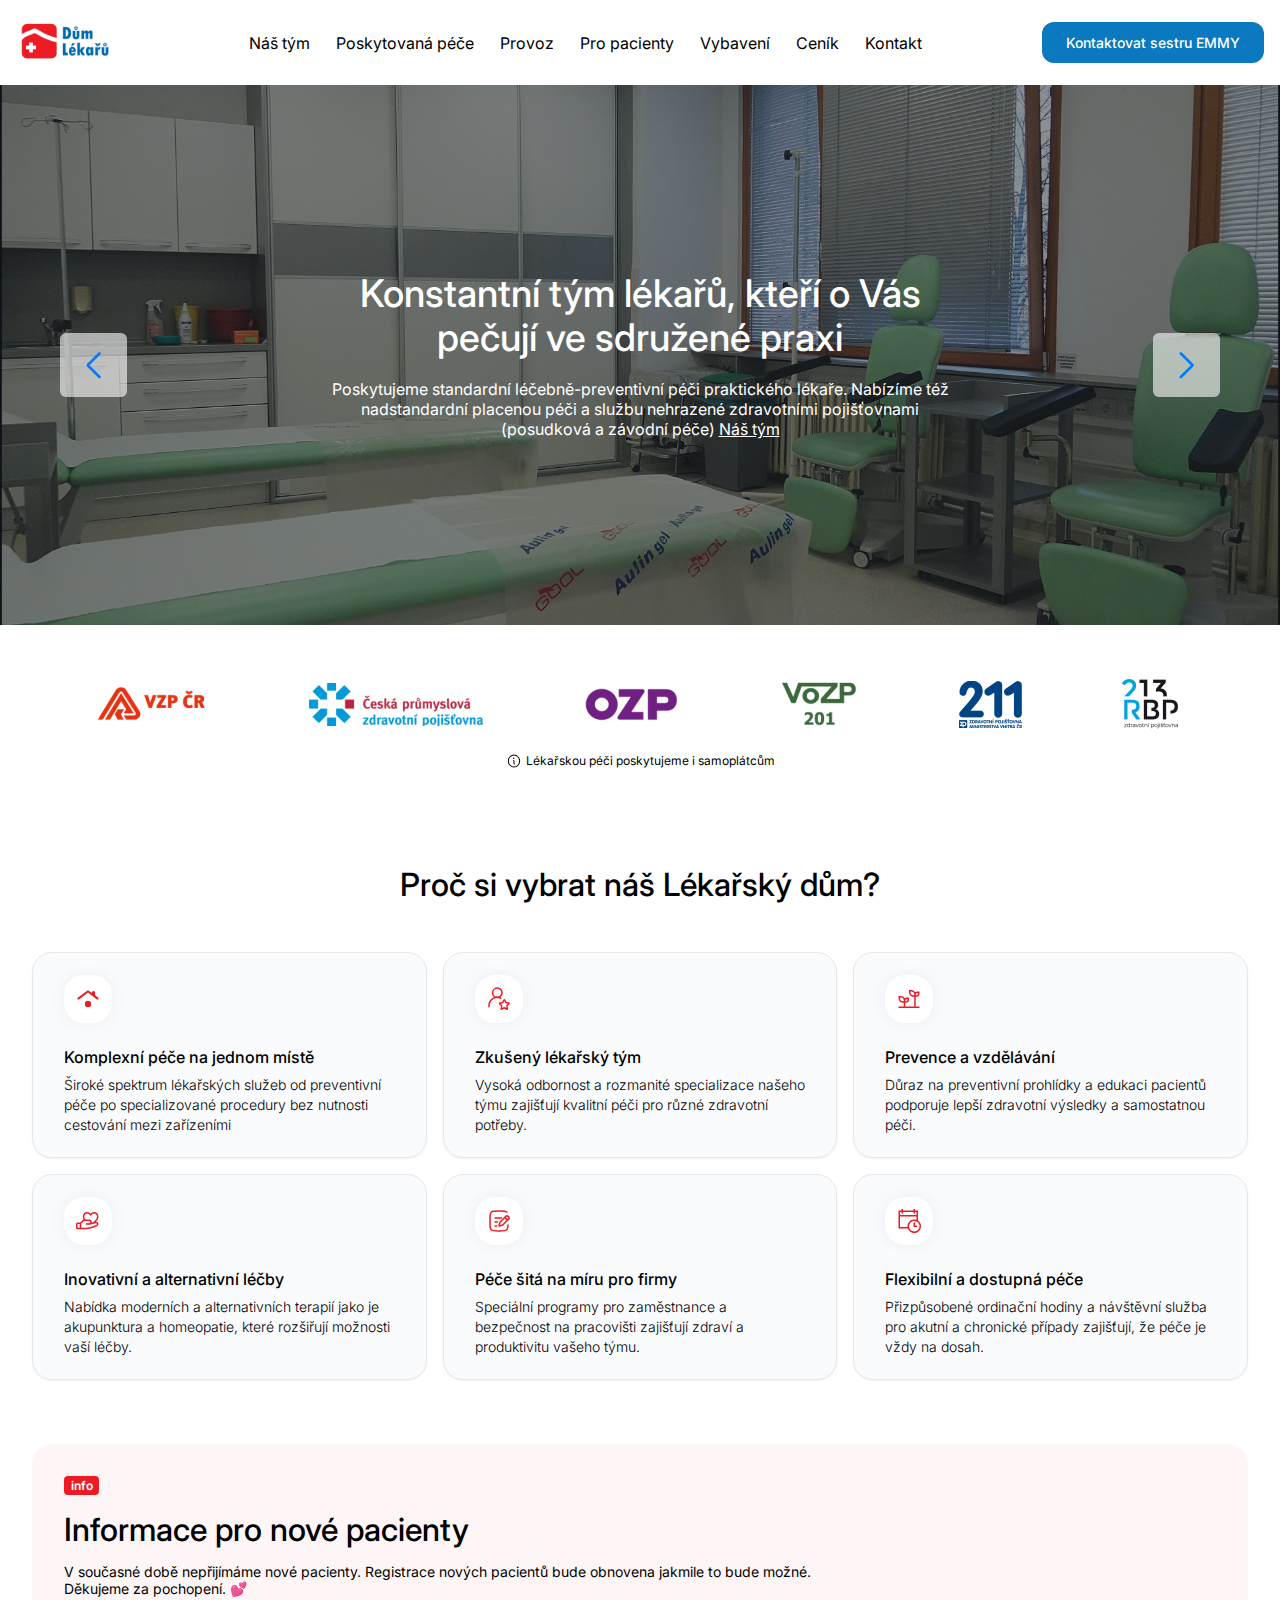
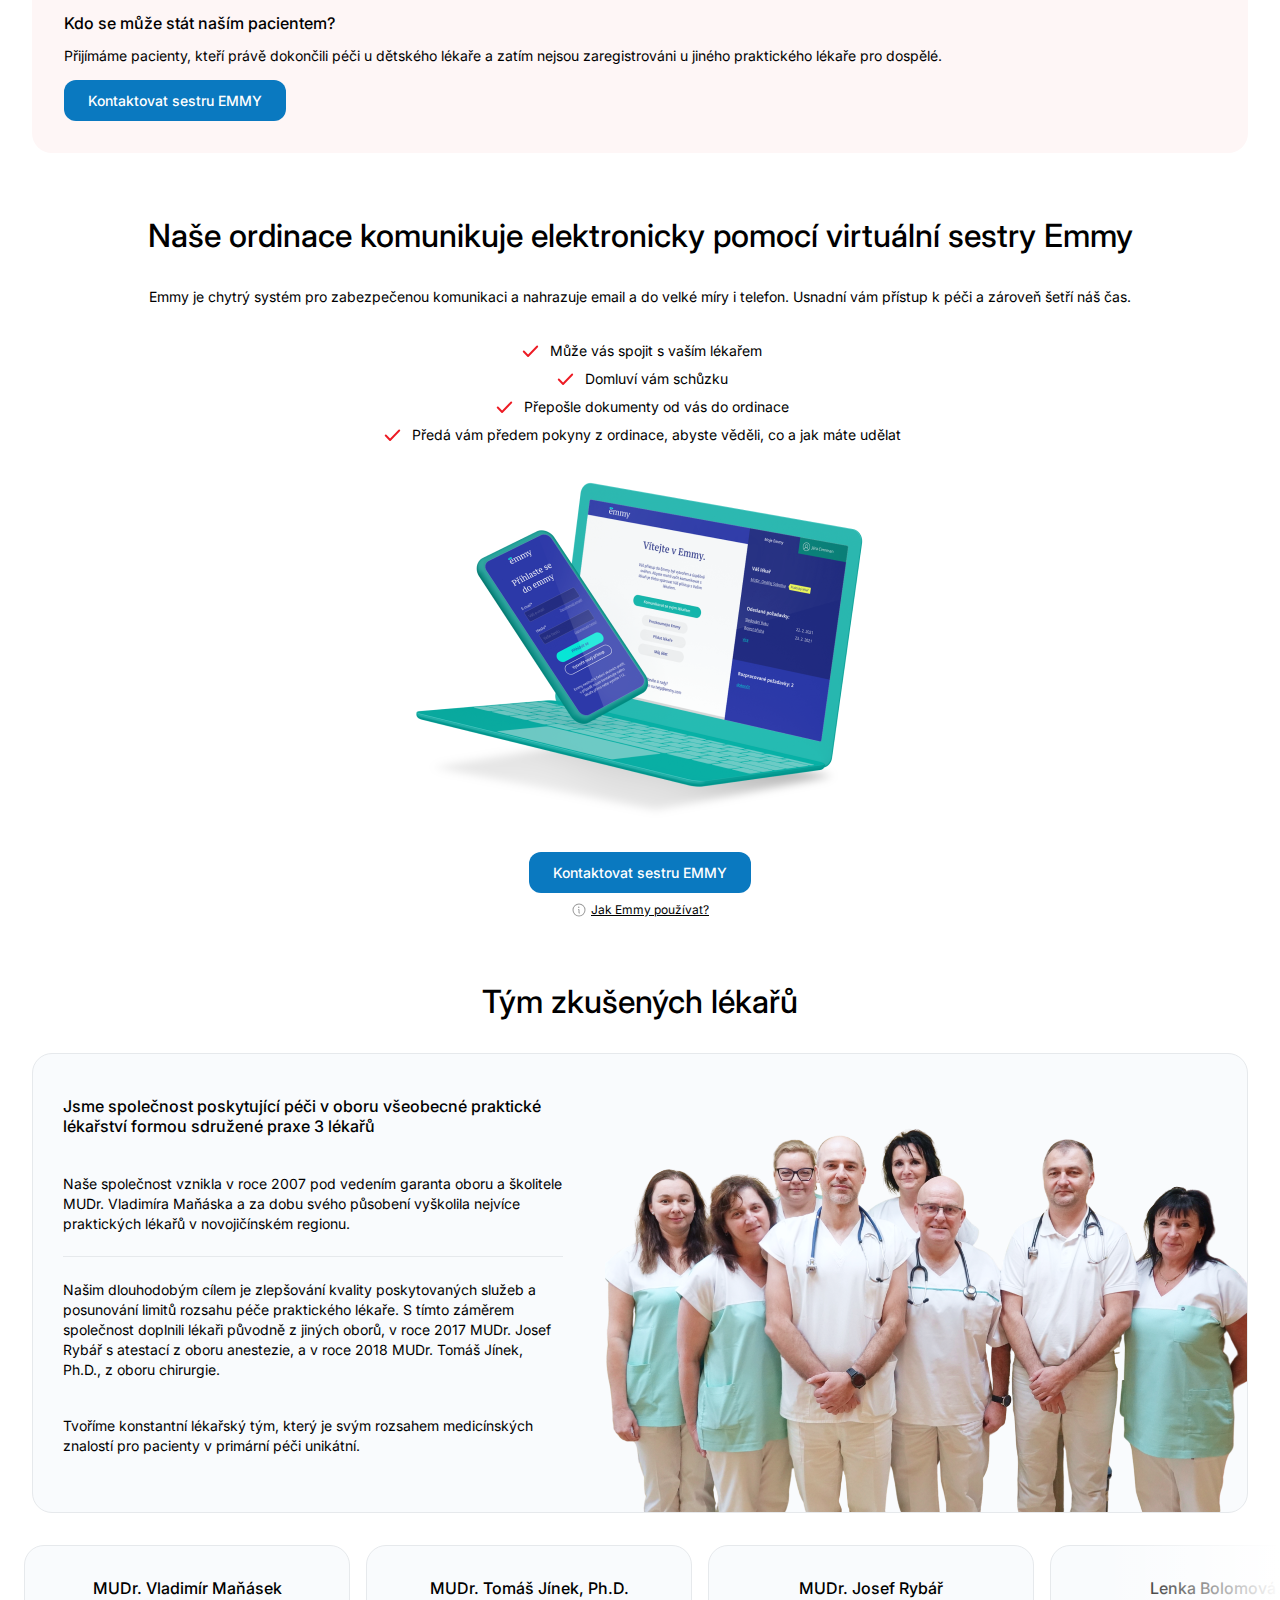
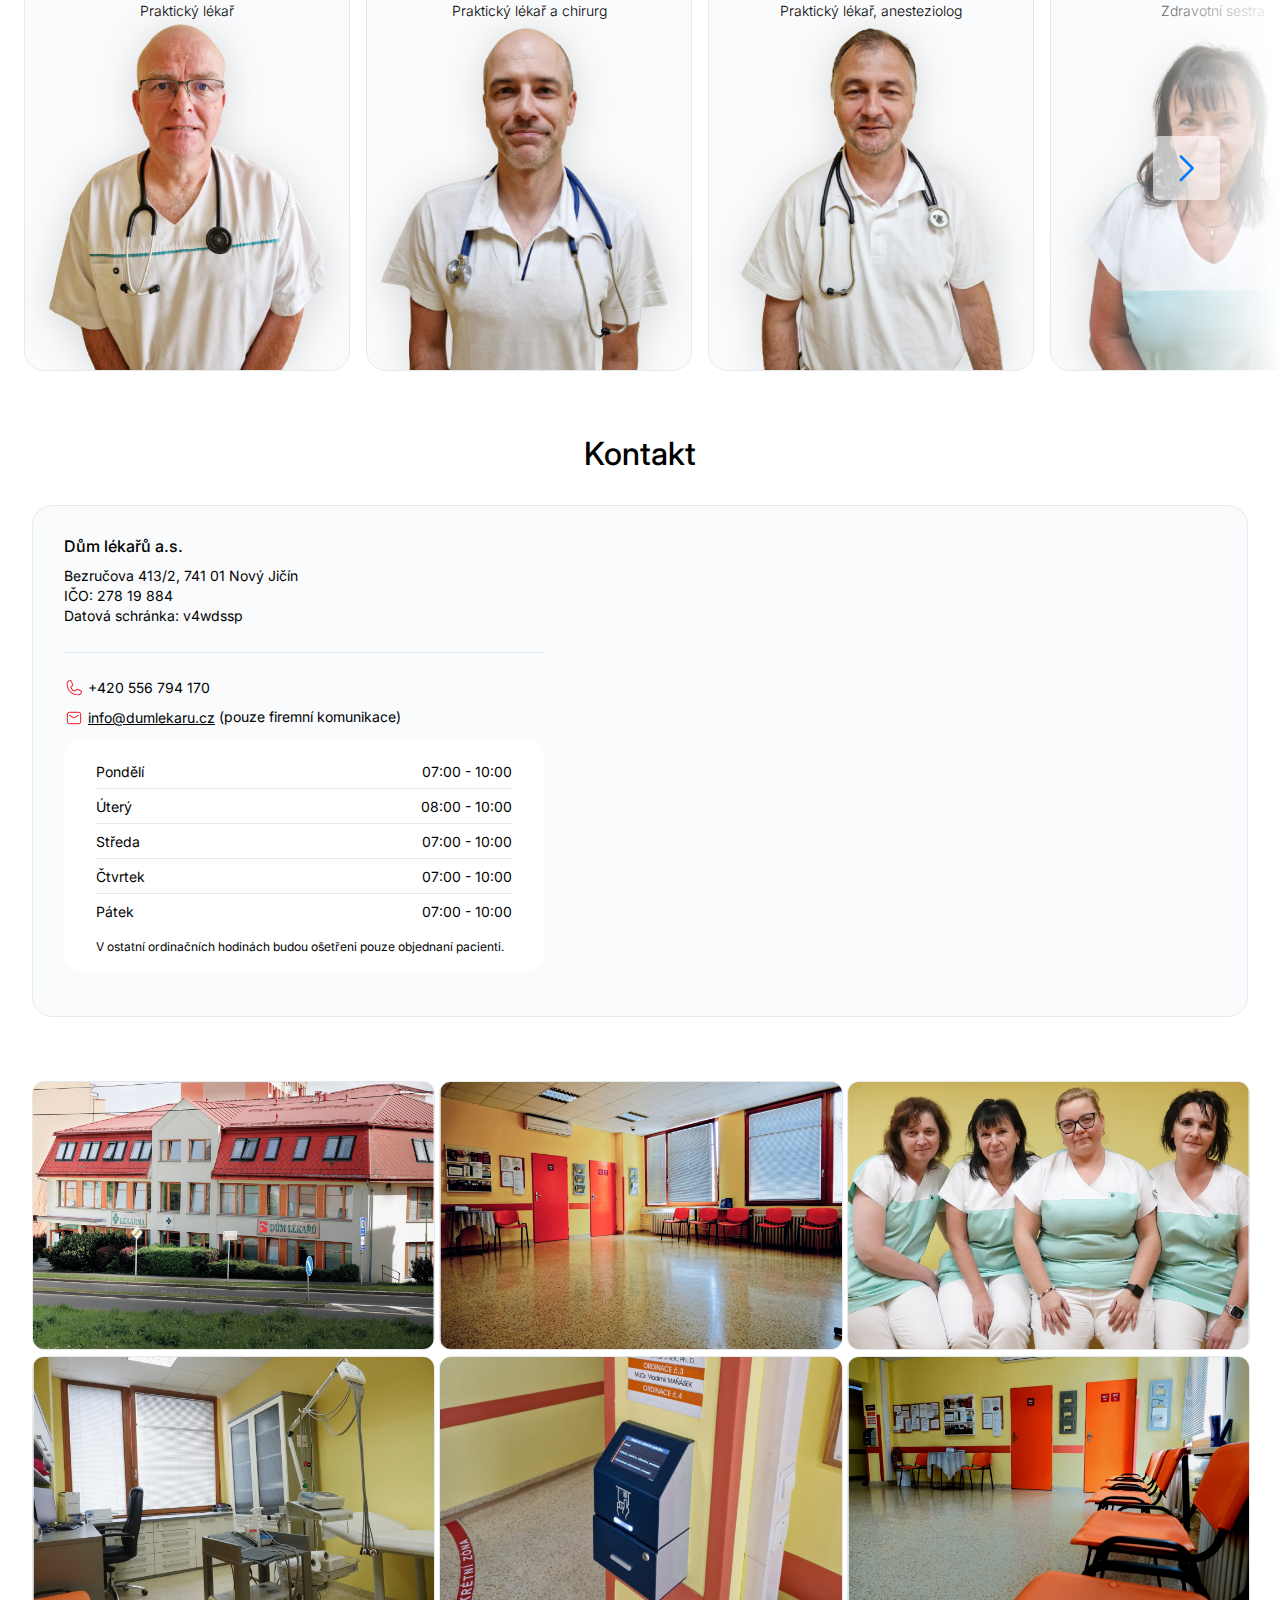
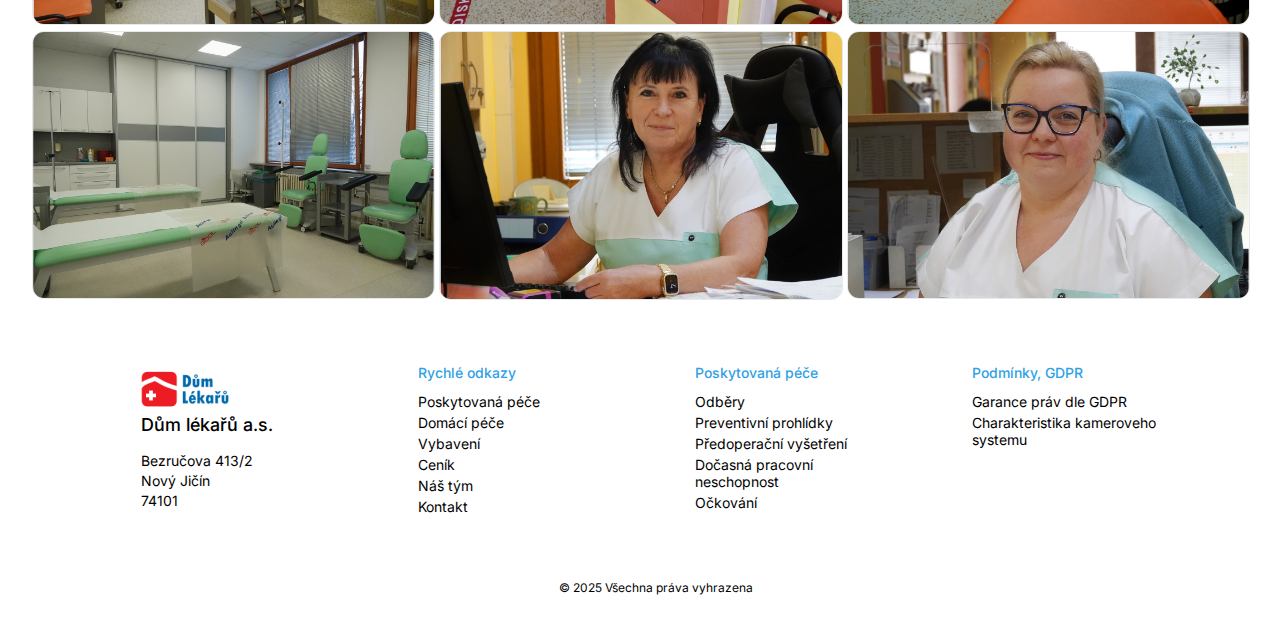
<file: index.html>
<!DOCTYPE html>
<html>

    <head>
        <meta charset="utf-8">
        <meta name="viewport" content="initial-scale=1, width=device-width">
        <link rel="stylesheet" href="assets/css/root.css">
        <link rel="stylesheet" href="assets/css/index.035199c4.css">
        <link rel="stylesheet" href="assets/css/shared.css">
        <link rel="stylesheet"
            href="https://cdnjs.cloudflare.com/ajax/libs/font-awesome/4.7.0/css/font-awesome.min.css">
        <link rel="stylesheet"
            href="https://fonts.googleapis.com/css2?family=Inter:ital,wght@0,300;0,400;0,500;0,600;1,400&display=swap">
        <link
            rel="stylesheet"
            href="https://cdn.jsdelivr.net/npm/swiper@11/swiper-bundle.min.css" />

        <title>Úvod | Dům Lékařů</title>
        <meta name="description"
            content="Poskytujeme standardní léčebně-preventivní péči praktického lékaře. Nabízíme též nadstandardní placenou péči a službu nehrazené zdravotními pojišťovnami">
        <script src="assets/js/shared.js"></script>
    </head>

    <body>
        <div class="main-page-content">
            <header class="low-fi-page-header"
                w3-include-html="header.html"></header>

            <div class="swiper mySwiper" w3-include-html="aktuality.html"></div>
        
            <section class="row">
                <div class="image-gallery">
                    <div class="horizontal-container5">
                        <div class="image-5-wrapper"> <img
                                class="image-5-icon"
                                loading="lazy" alt
                                src="assets/img/image-5@2x.de78ddb0.png">
                        </div>
                        <div class="image-8-wrapper"> <img
                                class="image-8-icon"
                                loading="lazy" alt
                                src="assets/img/image-8@2x.d67ce846.png">
                        </div>
                        <img
                            class="image-7-icon" loading="lazy" alt
                            src="assets/img/image-7@2x.42517a85.png">
                        <div class="image-9-wrapper"> <img
                                class="image-9-icon"
                                loading="lazy" alt
                                src="assets/img/image-9@2x.5340ddfd.png">
                        </div>
                        <div class="image-17-wrapper"> <img
                                class="image-17-icon" loading="lazy" alt
                                src="assets/img/image-17@2x.aefa18cb.png">
                        </div>
                        <div class="image-18-wrapper"> <img
                                class="image-18-icon" loading="lazy" alt
                                src="assets/img/image-18@2x.f86570ed.png">
                        </div>
                    </div>
                    <div class="horizontal-container6">
                        <div class="phinfo-wrapper"> <img
                                class="phinfo-icon1"
                                alt src="assets/img/phinfo-1.ea1860be.svg">
                        </div>
                        <div class="lkaskou-pi-poskytujeme"> Lékařskou péči
                            poskytujeme i samoplátcům </div>
                    </div>
                </div>
            </section>
            <section class="lo-fi-ux-features-wrapper">
                <div class="lo-fi-ux-features">
                    <div class="header">
                        <h2 class="header3">Proč si vybrat náš Lékařský dům?</h2>
                    </div>
                    <div class="row">
                        <div class="features-base">
                            <div class="low-fi-avatar"> <img
                                    class="material-symbolsroofing-round-icon"
                                    loading="lazy" alt
                                    src="assets/img/materialsymbolsroofingrounded.12a1d4ef.svg">
                            </div>
                            <div class="text-container">
                                <div class="komplexn-pe-na">Komplexní péče na
                                    jednom místě</div>
                                <div class="irok-spektrum-lkaskch"> Široké
                                    spektrum lékařských služeb od preventivní
                                    péče po
                                    specializované procedury bez nutnosti
                                    cestování mezi zařízeními </div>
                            </div>
                        </div>
                        <div class="features-base">
                            <div class="low-fi-avatar"> <img
                                    class="iconoiruser-star" alt
                                    src="assets/img/iconoiruserstar.e216a39f.svg">
                            </div>
                            <div class="text-container">
                                <div class="zkuen-lkask-tm">Zkušený lékařský
                                    tým</div>
                                <div class="vysok-odbornost-a"> Vysoká odbornost
                                    a rozmanité specializace našeho týmu
                                    zajišťují kvalitní péči pro různé zdravotní
                                    potřeby. </div>
                            </div>
                        </div>
                        <div class="features-base">
                            <div class="low-fi-avatar"> <img
                                    class="carboncrop-growth-icon" alt
                                    src="assets/img/carboncropgrowth.507c1be2.svg">
                            </div>
                            <div class="text-container">
                                <div class="prevence-a-vzdlvn">Prevence a
                                    vzdělávání</div>
                                <div class="draz-na-preventivn"> Důraz na
                                    preventivní prohlídky a edukaci pacientů
                                    podporuje
                                    lepší zdravotní výsledky a samostatnou péči.
                                </div>
                            </div>
                        </div>
                        <div class="features-base">
                            <div class="low-fi-avatar"> <img
                                    class="phhand-heart-icon" loading="lazy" alt
                                    src="assets/img/phhandheart.b33ae4de.svg">
                            </div>
                            <div class="text-container">
                                <div class="inovativn-a-alternativn"> Inovativní
                                    a alternativní léčby </div>
                                <div class="nabdka-modernch-a"> Nabídka
                                    moderních a alternativních terapií jako je
                                    akupunktura a homeopatie, které rozšiřují
                                    možnosti vaší léčby. </div>
                            </div>
                        </div>
                        <div class="features-base">
                            <div class="low-fi-avatar"> <img
                                    class="solardocument-add-linear-icon" alt
                                    src="assets/img/solardocumentaddlinear.2b5ada0a.svg">
                            </div>
                            <div class="text-container">
                                <div class="pe-it-na">Péče šitá na míru pro
                                    firmy</div>
                                <div class="speciln-programy-pro"> Speciální
                                    programy pro zaměstnance a bezpečnost na
                                    pracovišti zajišťují zdraví a produktivitu
                                    vašeho týmu. </div>
                            </div>
                        </div>
                        <div class="features-base">
                            <div class="low-fi-avatar"> <img
                                    class="fluent-mdl2date-time-2-icon" alt
                                    src="assets/img/fluentmdl2datetime2.d4e0139c.svg">
                            </div>
                            <div class="text-container">
                                <div class="flexibiln-a-dostupn"> Flexibilní a
                                    dostupná péče </div>
                                <div class="pizpsoben-ordinan-hodiny">
                                    Přizpůsobené ordinační hodiny a návštěvní
                                    služba pro
                                    akutní a chronické případy zajišťují, že
                                    péče je vždy na dosah. </div>
                            </div>
                        </div>
                    </div>
                </div>
            </section>

            <!-- INFO BOX 👇 -->
            <section class="row">
                <div class="info-box">
                    <div class="info-box-content">
                        <div class="tag">
                            <div class="info">info</div>
                        </div>
                        <h4>Informace pro nové pacienty</h2>
                        <p>V současné době nepřijímáme nové pacienty. Registrace
                            nových
                            pacientů bude obnovena jakmile to bude možné.
                            <br />
                            Děkujeme za pochopení. 💕</p>
                        <h6>Kdo se může stát naším pacientem?</h6>
                        <p>Přijímáme pacienty, kteří právě dokončili péči u
                            dětského
                            lékaře a zatím nejsou zaregistrováni u jiného
                            praktického
                            lékaře pro dospělé.
                        </p>
                        <button class="low-fi-button1"
                            onclick="window.open('https://moje.sestraemmy.cz/-/dumlekaru','_blank');"
                            type="button">
                            <div class="kontaktovat-sestru-emmy2">Kontaktovat
                                sestru
                                EMMY</div>
                        </button>
                    </div>

                    <div class="info-box-image-container">
                        <div class="info-box-image-overlay"></div>
                        <img class="info-box-image"
                            loading="lazy" alt
                            src="assets/img/info-box-illustration.png">
                    </div>
                </div>
            </section>
            <section class="lo-fi-ux-features-container">
                <div class="lo-fi-ux-features1">
                    <div class="row2">
                        <h2 class="header1"> Naše ordinace komunikuje
                            elektronicky pomocí virtuální sestry Emmy </h2>
                        <div class="emmy-je-chytr"> Emmy je chytrý systém pro
                            zabezpečenou komunikaci a nahrazuje email a do
                            velké míry i telefon. Usnadní vám přístup k péči a
                            zároveň šetří náš čas. </div>
                        <div class="list">
                            <div class="list-row"> <img
                                    class="iconamooncheck-fill" loading="lazy"
                                    alt
                                    src="assets/img/iconamooncheckfill.ae4d18ab.svg">
                                <div class="me-vs-spojit">Může vás spojit s
                                    vaším lékařem</div>
                            </div>
                            <div class="list-row1"> <img
                                    class="iconamooncheck-fill1" alt
                                    src="assets/img/iconamooncheckfill.ae4d18ab.svg">
                                <div class="domluv-vm-schzku">Domluví vám schůzku</div>
                            </div>
                            <div class="list-row2"> <img
                                    class="iconamooncheck-fill2" alt
                                    src="assets/img/iconamooncheckfill.ae4d18ab.svg">
                                <div class="pepole-dokumenty-od"> Přepošle dokumenty od vás do ordinace </div>
                            </div>
                            <div class="list-row3"> <img
                                    class="iconamooncheck-fill3" alt
                                    src="assets/img/iconamooncheckfill.ae4d18ab.svg">
                                <div class="ped-vm-pedem"> Předá vám předem pokyny z ordinace, abyste věděli, co a jak
                                    máte udělat </div>
                            </div>
                        </div> <img class="image-21-icon" loading="lazy" alt
                            src="assets/img/image-21@2x.ebe3a70e.png">
                        <div class="vertical-container2">
                            <button class="low-fi-button3"
                                onclick="window.open('https://moje.sestraemmy.cz/-/dumlekaru','_blank');"
                                type="button">
                                <div class="kontaktovat-sestru-emmy3">
                                    Kontaktovat sestru EMMY </div>
                            </button>
                            <div class="horizontal-container7"> <img
                                    class="phinfo-icon2" alt
                                    src="assets/img/phinfo-2.91b1e20d.svg">
                                <div class="jak-emmy-pouvat"> <a
                                        href="https://www.youtube.com/watch?v=XGNrPM_icPM"
                                        target="_blank">Jak Emmy
                                        používat?</a></div>
                            </div>
                        </div>
                    </div>
                </div>
            </section>
            <section class="about-content-wrapper" id="nas-tym">
                <div class="about-content" id="about-content">
                    <div class="about-header">
                        <h2 class="header2">Tým zkušených lékařů</h2>
                    </div>
                    <div class="horizontal-container8">
                        <div class="about-description">
                            <div class="jsme-spolenost-poskytujc-p-parent">
                                <h6 class="jsme-spolenost-poskytujc"> Jsme
                                    společnost poskytující péči v oboru
                                    všeobecné
                                    praktické lékařství formou sdružené praxe 3
                                    lékařů </h6>
                                <p> Naše
                                    společnost vznikla v roce 2007 pod
                                    vedením
                                    garanta oboru a školitele MUDr.
                                    Vladimíra Maňáska a za dobu svého
                                    působení vyškolila
                                    nejvíce praktických lékařů v
                                    novojičínském regionu. </p>
                                <div class="live-wrapper">
                                    <div class="live-wrapper-child"></div>
                                </div>
                                <p> Našim
                                    dlouhodobým cílem je zlepšování kvality
                                    poskytovaných služeb a posunování limitů
                                    rozsahu péče praktického lékaře. S tímto
                                    záměrem společnost doplnili lékaři
                                    původně z jiných oborů, v roce 2017
                                    MUDr. Josef
                                    Rybář s atestací z oboru anestezie, a v
                                    roce 2018 MUDr. Tomáš Jínek, Ph.D., z
                                    oboru
                                    chirurgie. </p>
                                <p> Tvoříme
                                    konstantní lékařský tým, který je svým
                                    rozsahem medicínských znalostí pro
                                    pacienty v primární péči unikátní.
                                </p>
                            </div>
                        </div> <img class="kolektiv-pracoviste-3" loading="lazy"
                            alt
                            src="assets/img/kolektiv-pracoviste-3@2x.84834dc1.png">
                    </div>
                </div>
            </section>
            <div class="slider-section-wrapper">
                <div class="arrow-wrapper" id="left-slider-arrow">
                    <div class="arrow swiper-button-prev"
                        onclick="document.getElementById('slider-container').scrollLeft -= 400">
                    </div>
                </div>
                <div class="arrow-wrapper" id="right-slider-arrow">
                    <div class="arrow swiper-button-next"
                        onclick="document.getElementById('slider-container').scrollLeft += 400">
                    </div>
                </div>

                <section class="slider-container" id="slider-container">
                    <div id="left-helper" class="helper-div"></div>

                    <div class="team-member no-more-info">
                        <div class="team-member-name">MUDr. Vladimír Maňásek</div>
                        <div class="team-member-description"> Praktický lékař </div>
                        <img class="team-member-photo" alt
                            src="assets/img/team/Mudr vladimir manasek3.png">
                        <button data-modal="manasek">
                            <div>Více informací</div>
                        </button>
                    </div>
                    <div class="team-member">
                        <div class="team-member-name">MUDr. Tomáš Jínek, Ph.D.</div>
                        <div class="team-member-description"> Praktický lékař a chirurg </div>
                        <img class="team-member-photo" alt
                            src="assets/img/team/MUDr. Tomás Jínek.png">
                        <button data-modal="jinek">
                            <div>Více informací</div>
                        </button>                        
                    </div>
                    <div class="team-member">
                        <div class="team-member-name">MUDr. Josef Rybář</div>
                        <div class="team-member-description"> Praktický lékař, anesteziolog </div>

                        <img class="team-member-photo" alt src="assets/img/team/MUDr. Josef Rybár 3.png">
                        <button data-modal="rybar">
                            <div>Více informací</div>
                        </button>                      
                        
                    </div>
                    <div class="team-member no-more-info">
                        <div class="team-member-name">Lenka Bolomová</div>
                        <div class="team-member-description"> Zdravotní sestra
                        </div>
                        <img class="team-member-photo" alt
                            src="assets/img/team/Lenka Bolomová2.png">
                        <!-- <button>
                            <div>Více informací</div>
                        </button> -->
                    </div>
                    <div class="team-member no-more-info">
                        <div class="team-member-name">Martina Trávničková</div>
                        <div class="team-member-description"> Zdravotní sestra
                        </div>
                        <img class="team-member-photo" alt
                            src="assets/img/team/Martina Trávnícková2.png">
                        <!-- <button>
                            <div>Více informací</div>
                        </button> -->
                    </div>
                    <div class="team-member no-more-info">
                        <div class="team-member-name">Blažena Vránová</div>
                        <div class="team-member-description"> Zdravotní sestra
                        </div>
                        <img class="team-member-photo" alt
                            src="assets/img/team/Blazena Vránová2.png">
                        <!-- <button>
                            <div>Více informací</div>
                        </button> -->
                    </div>
                    <div class="team-member no-more-info">
                        <div class="team-member-name">Hana Labajová</div>
                        <div class="team-member-description"> Zdravotní sestra
                        </div>
                        <img class="team-member-photo" alt
                            src="assets/img/team/Hana Labajova.png">
                        <!-- <button>
                            <div>Více informací</div>
                        </button> -->
                    </div>
                    <div class="team-member no-more-info">
                        <div class="team-member-name">Vendula Kochová</div>
                        <div class="team-member-description"> Recepční </div>
                        <img class="team-member-photo" alt
                            src="assets/img/team/Vendula Kochová3.png">
                        <!-- <button>
                            <div>Více informací</div>
                        </button> -->
                    </div>

                    <div id="right-helper" class="helper-div"></div>
                </section>
            </div>

            <!-- Modals -->
            <div class="modal" id="jinek">
                <div class="modal-content">
                    <span class="modal-close">&times;</span>

                    <img
                        src="assets/img/team/tomas-profile.png"
                        alt="MUDr. Tomáš Jínek">
                    <h3>MUDr. Tomáš Jínek, Ph.D.</h3>
                    <p>Praktický lékař a chirurg</p>

                    <p class="label">Vzdělání</p>
                    <ul>
                        <li>Lékařská fakulta na Masarykově Univerzitě v Brně
                            2001-2007</li>
                        <li>Atestace a specializace z oboru chirurgie 2012</li>
                        <li>Atestace z nadstavbového oboru onkochirurgie
                            2018</li>
                        <li>Postgraduální studium (titul Ph.D.) na Univerzitě
                            Palackého v Olomouci 2013-2019</li>
                        <li>Atestace z oboru všeobecného praktické lékařství v
                            roce 2022</li>
                        <li>Diplom celoživotního vzdělávání České lékařské
                            komory</li>
                        <li>Aktivně hovoří anglicky a německy 🇬🇧 🇩🇪</li>
                    </ul>
                    <p class="label">Praxe</p>
                    <ul>
                        <li>Chirurgické oddělení Komplexní onkologické centrum
                            Nemocnice AGEL Nový Jičín a.s.</li>
                        <li>Chirurgické oddělení Nemocnice Šternberk</li>
                        <li>Interní oddělení Nemocnice Odry p.o.</li>
                        <li>Praktický lékař Dům Lékařů a.s. od 2018 dosud</li>
                        <li>Sekundární lékař chirurgického oddělení Nemocnice
                            Frýdek-Místek p.o. od 2020 dosud</li>
                    </ul>
                </div>
            </div>
            <div class="modal" id="rybar">
                <div class="modal-content">
                    <span class="modal-close">&times;</span>

                    <img
                        src="assets/img/team/josef-profile.png"
                        alt="MUDr. Tomáš Jínek">
                    <h3>MUDr. Josef Rybář</h3>
                    <p>Praktický lékař a anesteziolog</p>

                    <p class="label">Vzdělání</p>
                    <ul>
                        <li>Lékařská fakulta na Univerzitě Palackého v Olomouci
                            1995-2001</li>
                        <li>Atestace z oboru anesteziologie 2004</li>
                        <li>Specializovaná způsobilost z oboru anesteziologie
                            2006</li>
                        <li>Diplom celoživotního vzdělávání České lékařské
                            komory</li>
                        <li>Aktivně hovoří anglicky</li>
                    </ul>
                    <p class="label">Praxe</p>
                    <ul>
                        <li>Sekundární lékař anesteziologického oddělení
                            Nemocnice AGEL Nový Jičín a.s. od 2001 dosud</li>
                        <li>Lékař záchranné služby Nový Jičín od 2002 dosud</li>
                        <li>Lékař hospice Strom života od 2013 dosud</li>
                        <li>Praktický lékař Dům Lékařů a.s. od 2017 dosud</li>
                    </ul>
                </div>
            </div>

            <section class="content-container" id="kontakt">
                <div class="content1">
                    <div class="header-wrapper">
                        <h2 class="header3">Kontakt</h2>
                    </div>
                    <div class="horizontal-container9">
                        <div class="contact-details">
                            <div class="dm-lka-as">Dům lékařů a.s.</div>
                            <div class="bezruova-4132-nov-jin-741-container">
                                <p class="bezruova-4132">Bezručova 413/2, 741 01 Nový Jičín</p>
                                <p class="nov-jin">IČO: 278 19 884</p>
                                <p class="p">Datová schránka: v4wdssp</p>
                            </div>
                            <div class="live-wrapper1">
                                <div class="separator"></div>
                            </div>
                            <div class="contact-icons1"> <img
                                    class="phphone-light-icon" alt
                                    src="assets/img/phphonelight.7629944a.svg">
                                <div class="div">+420 556 794 170</div>
                            </div>
                            <div class="contact-icons"> <img
                                    class="system-uiconsmail" alt
                                    src="assets/img/systemuiconsmail.cb516ff8.svg">
                                <div
                                    class="recepcedumlekarucz">info@dumlekaru.cz</div>(pouze firemní komunikace)
                            </div>
                           
                            <div class="row3">
                                <div class="table">
                                    <div class="table-row">
                                        <div class="pondl">Pondělí</div>
                                        <div class="time">07:00 - 10:00</div>
                                    </div>
                                    <div class="table-row1">
                                        <div class="ter">Úterý</div>
                                        <div class="div1">08:00 - 10:00</div>
                                    </div>
                                    <div class="table-row2">
                                        <div class="steda">Středa</div>
                                        <div class="div2">07:00 - 10:00</div>
                                    </div>
                                    <div class="table-row3">
                                        <div class="tvrtek">Čtvrtek</div>
                                        <div class="div3">07:00 - 10:00</div>
                                    </div>
                                    <div class="table-row4">
                                        <div class="ptek">Pátek</div>
                                        <div class="div4">07:00 - 10:00</div>
                                    </div>
                                </div>
                                <div class="v-ostatn-ordinanch"> V ostatní
                                    ordinačních hodinách budou ošetřeni pouze
                                    objednaní pacienti. </div>
                            </div>
                        </div>
                        <iframe
                            src="https://www.google.com/maps/embed?pb=!1m18!1m12!1m3!1d2586.2059070059445!2d18.01141177733171!3d49.59386637144126!2m3!1f0!2f0!3f0!3m2!1i1024!2i768!4f13.1!3m3!1m2!1s0x471393693cc35819%3A0xd10a9a4e1c1a8591!2zRMWvbSBsw6lrYcWZxa8!5e0!3m2!1scs!2scz!4v1726250024191!5m2!1scs!2scz"
                            width="640" height="450" style="border:0;"
                            allowfullscreen loading="lazy"
                            referrerpolicy="no-referrer-when-downgrade">
                        </iframe>
                    </div>
                </div>
            </section>
            <footer class="gallery">
                <div class="content1">
                    <img class="budova-pracoviste-dum-lekaru-a" loading="lazy"
                        alt
                        src="assets/img/budova-pracoviste-dum-lekaru-as@2x.b2737e57.png">
                    <img class="cekarna-pracoviste-4" loading="lazy" alt
                        src="assets/img/cekarna-pracoviste-4@2x.7370db9a.png">
                    <img class="kolektiv-sestra-a-recepcni-3" loading="lazy" alt
                        src="assets/img/kolektiv-sestra-a-recepcni-3@2x.bc5a1ed9.png">
                    <img class="ekg-pracoviste-a-spirometrie" loading="lazy" alt
                        src="assets/img/ekg-pracoviste-a-spirometrie@2x.f05d3789.png">
                    <img loading="lazy" alt
                        src="assets/img/kiosek v cekarne.png">
                    <img class="cekarna-pracoviste-icon" loading="lazy" alt
                        src="assets/img/cekarna-pracoviste@2x.6601f96c.png">
                    <img class="infuzni-stacionar-4" loading="lazy" alt
                        src="assets/img/infuzni-stacionar-4@2x.5969438c.png">
                    <img class="vrchni-sestra-lenka-bolomova" loading="lazy" alt
                        src="assets/img/vrchni-sestra-lenka-bolomova@2x.e208dbdd.png">
                    <img class="vrchni-sestra-lenka-bolomova" loading="lazy" alt
                        src="assets/img/recepcni-vendula-kochova@2x.3036ab4c.png">
                </div>
            </footer>

            <footer class="lo-fi-ux-footer"
                w3-include-html="footer.html"></footer>

        </div>

        <script
            src="https://cdn.jsdelivr.net/npm/swiper@11/swiper-bundle.min.js"></script>
        <script>  
            window.onload = function () {
                adjustHelperDivs();
                updateArrows();
                createModals();  
                initCarousel();    
            };

            window.onresize = adjustHelperDivs;
            document.getElementById('slider-container').onscroll = updateArrows;     
            includeHTML();               
        </script>
    </body>
</html>
</file>
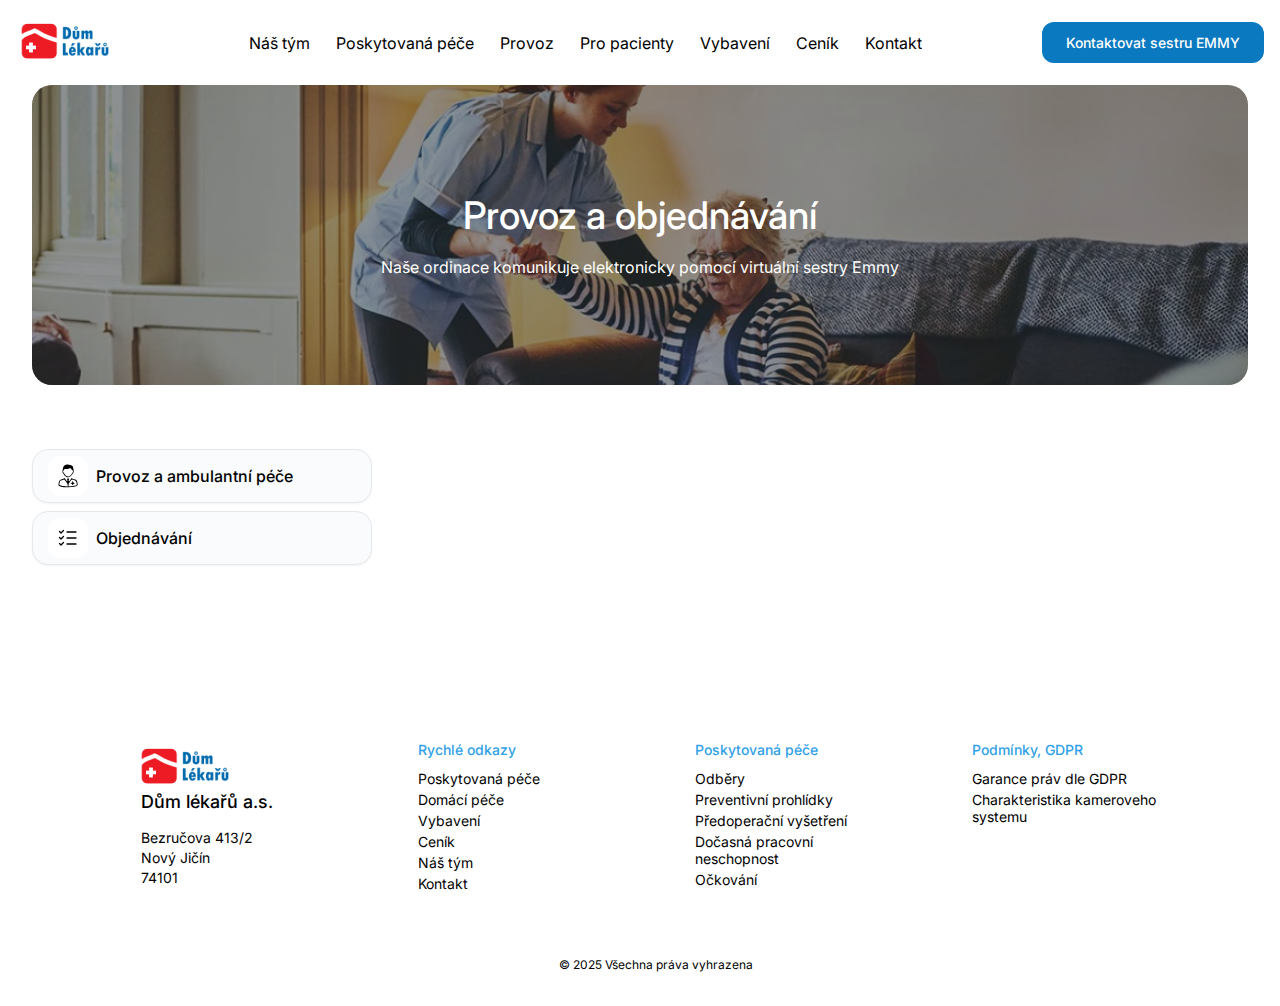
<file: _zaklad.html>
<!DOCTYPE html>
<html>

	<head>
		<meta charset="utf-8">
		<meta name="viewport" content="initial-scale=1, width=device-width">
		<link rel="stylesheet" href="assets/css/root.css">
		<link rel="stylesheet"
			href="assets/css/dum-lekaru-poskytovana-pece.62f03d40.css">
		<link rel="stylesheet" href="assets/css/shared.css">
		<link rel="stylesheet"
			href="https://cdnjs.cloudflare.com/ajax/libs/font-awesome/4.7.0/css/font-awesome.min.css">
		<link rel="stylesheet"
			href="https://fonts.googleapis.com/css2?family=Inter:ital,wght@0,300;0,400;0,500;0,600;1,400&display=swap">
		<title>Poskytovaná péče - Naše služby | Dům Lékařů</title>
		<meta name="description"
			content="Naše zdravotnické zařízení nabízí široké spektrum služeb přizpůsobených potřebám našich pacientů. Na této stránce najdete všechny důležité informace o poskytované péči, abyste věděli, jak probíhá léčba u nás.">
		<script src="assets/js/shared.js"></script>
	</head>

	<body>
		<div class="main-page-content">
			<header class="low-fi-page-header" w3-include-html="header.html"></header>
			<section class="subpage-intro">
				<div class="background-overlay"> <img class="background-icon2" alt
					src="assets/img/background@2x.6cb7427c.png">
					<div class="overlay2"></div>
					<h1>Provoz a objednávání</h1>
					<p>Naše ordinace komunikuje elektronicky pomocí virtuální sestry Emmy</p>
				</div>
			</section>
			<section class="services">
				<div class="services-list">
					<div class="tabs">
						<div class="tab" onclick="openTab(event, 'Provoz')" id="defaultOpen">
							<div class="service-list-icon-container"> <img
									class="service-feature-icon"
									loading="lazy" alt
									src="assets/img/ambulance.svg">
							</div>
							<div class="service-descriptions">
								Provoz a ambulantní péče
							</div>
						</div>
						<div class="tab" onclick="openTab(event, 'Objednavani')">
							<div class="service-list-icon-container"> <img
									class="service-feature-icon"
									loading="lazy" alt
									src="assets/img/prohlidky.svg"> </div>
							<div class="service-descriptions">
								Objednávání
							</div>
						</div>						
					</div>					
				</div>
			</section>
			<footer class="lo-fi-ux-footer" w3-include-html="footer.html"></footer>
		</div>
		<script>
			window.onload = function () {
				// Get the element with id="" and click on it
				document.getElementById("defaultOpen").click();

				// Add an event listener to handle window resizing
				window.addEventListener("resize", (event) => {
					document.querySelector(".active").click();
				});
			};
		</script>
		<script>var e = document.getElementById("image2"); e && e.addEventListener("click", function (e) { window.location.href = "./main-page-content.html" }); var t = document.getElementById("vodText"); t && t.addEventListener("click", function (e) { window.location.href = "./main-page-content.html" }); var o = document.getElementById("poskytovanPeText"); o && o.addEventListener("click", function () { var e = document.querySelector("[data-scroll-to='rowContainer']"); e && e.scrollIntoView({ block: "start", behavior: "smooth" }) }); var n = document.getElementById("domcPeText"); n && n.addEventListener("click", function (e) { window.location.href = "./dum-lekaru-domaci-pece.html" });</script>
		<script>              
            includeHTML();   
        </script>
	</body>

</html>
</file>
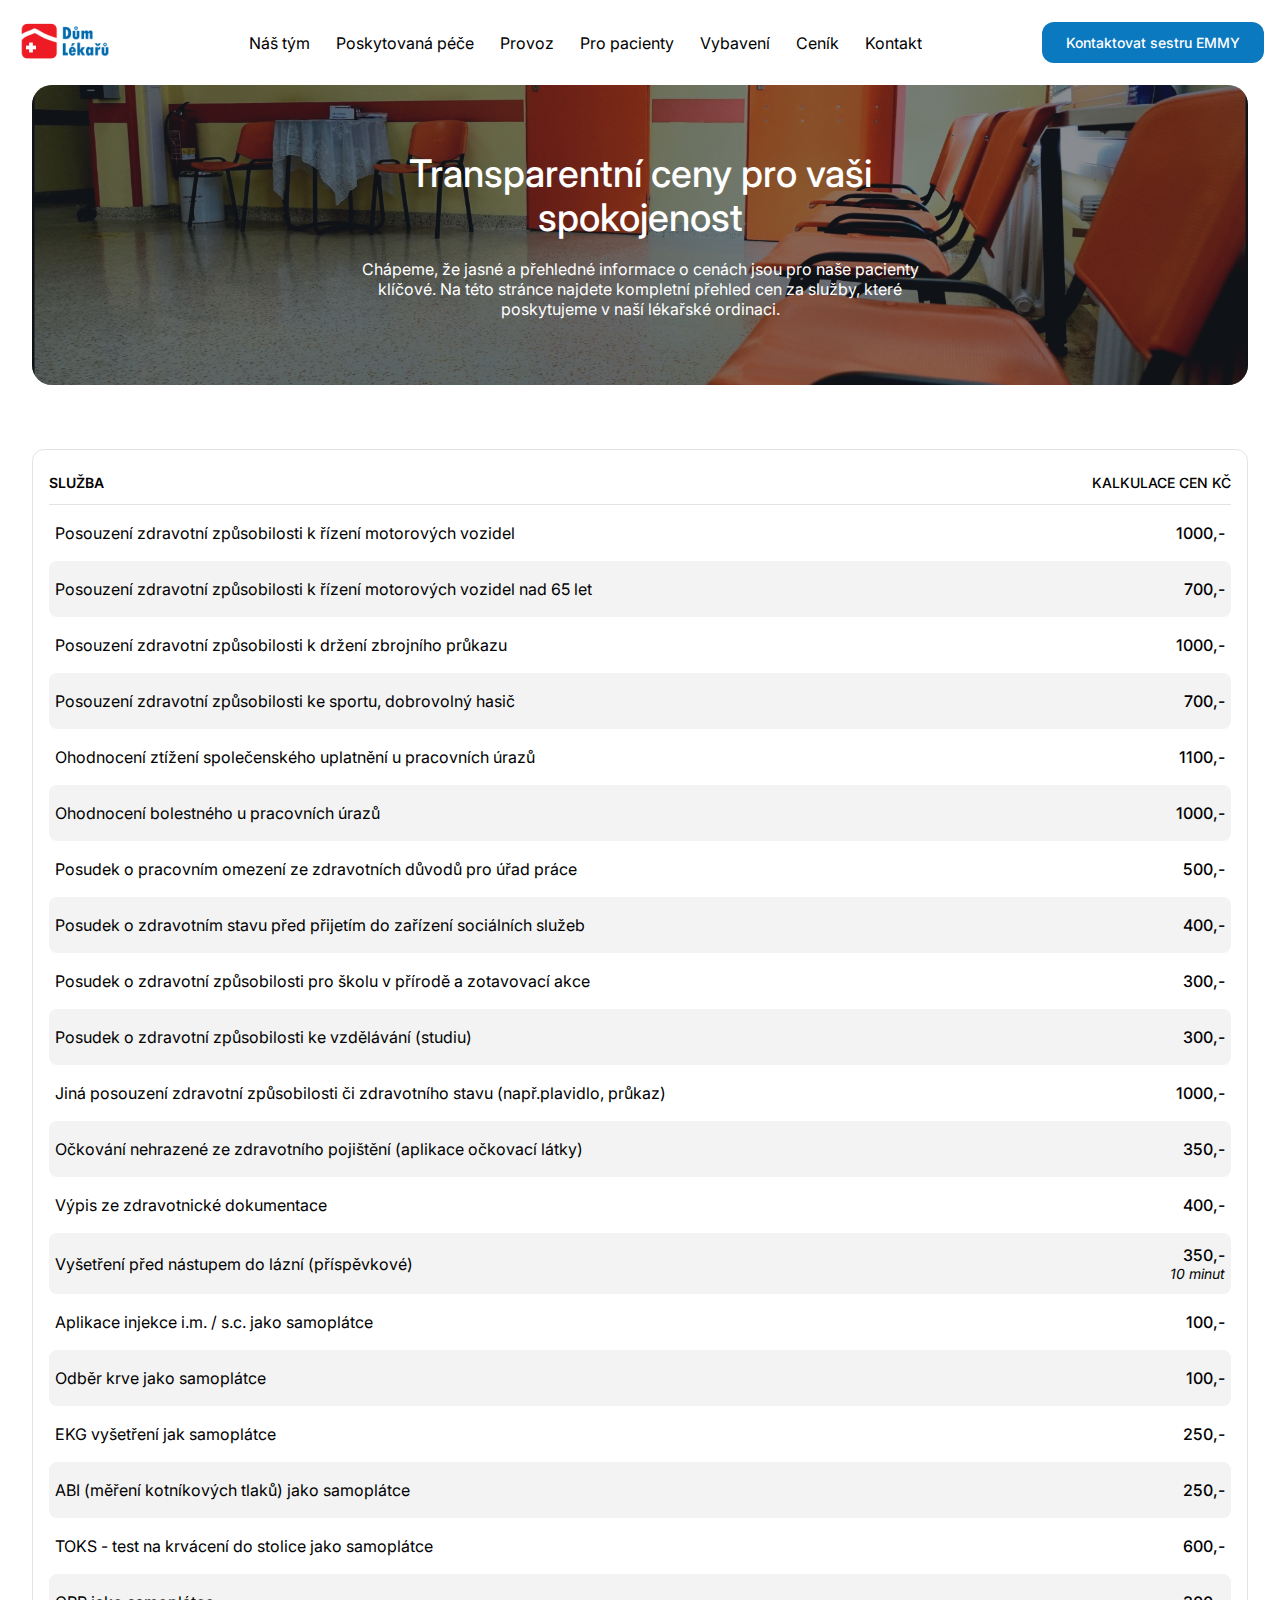
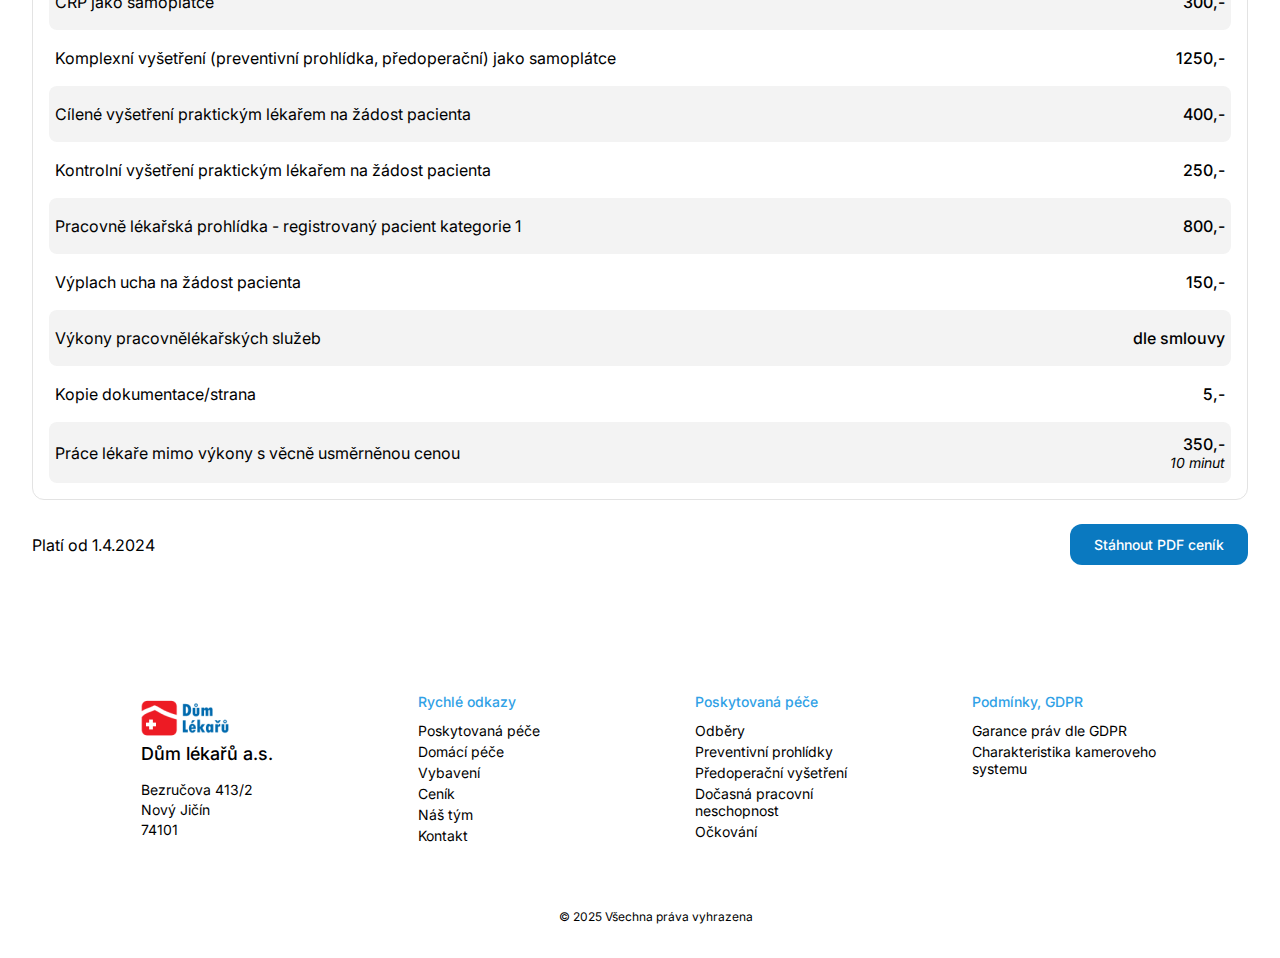
<file: cenik.html>
<!DOCTYPE html>
<html>

    <head>
        <meta charset="utf-8">
        <meta name="viewport" content="initial-scale=1, width=device-width">
        <link rel="stylesheet" href="assets/css/root.css">
        <link rel="stylesheet" href="assets/css/shared.css">
        <link rel="stylesheet" href="assets/css/cenik.css">
        <link rel="stylesheet"
            href="https://cdnjs.cloudflare.com/ajax/libs/font-awesome/4.7.0/css/font-awesome.min.css">
        <link rel="stylesheet"
            href="https://fonts.googleapis.com/css2?family=Inter:ital,wght@0,300;0,400;0,500;0,600;1,400&display=swap">
        <title>Ceník - Transparentní ceny | Dům
            Lékařů</title>
        <meta name="description"
            content="Chápeme, že jasné a přehledné informace o cenách jsou pro naše pacienty klíčové. Na této stránce najdete kompletní přehled cen za služby, které poskytujeme v naší lékařské ordinaci.">
        <script src="assets/js/shared.js"></script>
    </head>

    <body>
        <div class="main-page-content">
            <header class="low-fi-page-header"
                w3-include-html="header.html"></header>

            <section class="subpage-intro">
                <div class="background-overlay"> <img class="background-icon2"
                        alt src="assets/img/cekarna_pracoviste.jpg">
                    <div class="overlay2"></div>
                    <h1>Transparentní ceny pro vaši spokojenost</h1>
                    <p> Chápeme, že jasné a přehledné informace o cenách jsou
                        pro naše pacienty klíčové. Na této stránce najdete
                        kompletní přehled cen za služby, které poskytujeme v
                        naší lékařské ordinaci.
                    </p>
                </div>
            </section>

            <section class="row">
                <div class="cenik-wrapper">
                    <div class="cenik-container">
                        <div class="cenik-row table-header">
                            <div class="cenik-description">
                                Služba
                            </div>
                            <div class="cenik-price">
                                Kalkulace cen Kč
                            </div>
                        </div>
                        <div class="cenik-row">
                            <div class="cenik-description">
                                Posouzení zdravotní způsobilosti k řízení
                                motorových
                                vozidel
                            </div>
                            <div class="cenik-price">
                                1000,-
                            </div>
                        </div>
                        <div class="cenik-row">
                            <div class="cenik-description">
                                Posouzení zdravotní způsobilosti k řízení
                                motorových
                                vozidel nad 65 let
                            </div>
                            <div class="cenik-price">
                                700,-
                            </div>
                        </div>
                        <div class="cenik-row">
                            <div class="cenik-description">
                                Posouzení zdravotní způsobilosti k držení
                                zbrojního
                                průkazu
                            </div>
                            <div class="cenik-price">
                                1000,-
                            </div>
                        </div>
                        <div class="cenik-row">
                            <div class="cenik-description"> Posouzení zdravotní
                                způsobilosti ke sportu, dobrovolný hasič </div>
                            <div class="cenik-price">
                                700,-
                            </div>
                        </div>
                        <div class="cenik-row">
                            <div class="cenik-description"> Ohodnocení ztížení
                                společenského uplatnění u pracovních úrazů
                            </div>
                            <div class="cenik-price">
                                1100,-
                            </div>
                        </div>
                        <div class="cenik-row">
                            <div class="cenik-description"> Ohodnocení
                                bolestného u pracovních úrazů </div>
                            <div class="cenik-price">
                                1000,-
                            </div>
                        </div>
                        <div class="cenik-row">
                            <div class="cenik-description"> Posudek o pracovním
                                omezení ze zdravotních důvodů pro úřad práce
                            </div>
                            <div class="cenik-price">
                                500,-
                            </div>
                        </div>
                        <div class="cenik-row">
                            <div class="cenik-description"> Posudek o zdravotním
                                stavu před přijetím do zařízení sociálních
                                služeb </div>
                            <div class="cenik-price">
                                400,-
                            </div>
                        </div>
                        <div class="cenik-row">
                            <div class="cenik-description"> Posudek o zdravotní
                                způsobilosti pro školu v přírodě a zotavovací
                                akce </div>
                            <div class="cenik-price">
                                300,-
                            </div>
                        </div>
                        <div class="cenik-row">
                            <div class="cenik-description"> Posudek o zdravotní
                                způsobilosti ke vzdělávání (studiu) </div>
                            <div class="cenik-price">
                                300,-
                            </div>
                        </div>
                        <div class="cenik-row">
                            <div class="cenik-description"> Jiná posouzení
                                zdravotní způsobilosti či zdravotního stavu
                                (např.plavidlo, průkaz) </div>
                            <div class="cenik-price">
                                1000,-
                            </div>
                        </div>
                        <div class="cenik-row">
                            <div class="cenik-description"> Očkování nehrazené
                                ze zdravotního pojištění (aplikace očkovací
                                látky) </div>
                            <div class="cenik-price">
                                350,-
                            </div>
                        </div>
                        <div class="cenik-row">
                            <div class="cenik-description"> Výpis ze
                                zdravotnické dokumentace </div>
                            <div class="cenik-price">
                                400,-
                            </div>
                        </div>
                        <div class="cenik-row">
                            <div class="cenik-description"> Vyšetření před
                                nástupem do lázní (příspěvkové) </div>
                            <div class="cenik-price">
                                350,-
                                <div class="time-tag">10 minut</div>
                            </div>
                        </div>

                        <div class="cenik-row">
                            <div class="cenik-description"> Aplikace injekce
                                i.m. / s.c. jako samoplátce </div>
                            <div class="cenik-price">
                                100,-
                            </div>
                        </div>
                        <div class="cenik-row">
                            <div class="cenik-description"> Odběr krve jako
                                samoplátce </div>
                            <div class="cenik-price">
                                100,-
                            </div>
                        </div>
                        <div class="cenik-row">
                            <div class="cenik-description"> EKG vyšetření jak
                                samoplátce </div>
                            <div class="cenik-price">
                                250,-
                            </div>
                        </div>
                        <div class="cenik-row">
                            <div class="cenik-description"> ABI (měření
                                kotníkových tlaků) jako samoplátce </div>
                            <div class="cenik-price">
                                250,-
                            </div>
                        </div>
                        <div class="cenik-row">
                            <div class="cenik-description"> TOKS - test na
                                krvácení do stolice jako samoplátce </div>
                            <div class="cenik-price">
                                600,-
                            </div>
                        </div>
                        <div class="cenik-row">
                            <div class="cenik-description"> CRP jako samoplátce
                            </div>
                            <div class="cenik-price">
                                300,-
                            </div>
                        </div>
                        <div class="cenik-row">
                            <div class="cenik-description"> Komplexní vyšetření
                                (preventivní prohlídka, předoperační) jako
                                samoplátce </div>
                            <div class="cenik-price">
                                1250,-
                            </div>
                        </div>
                        <div class="cenik-row">
                            <div class="cenik-description"> Cílené vyšetření
                                praktickým lékařem na žádost pacienta </div>
                            <div class="cenik-price">
                                400,-
                            </div>
                        </div>
                        <div class="cenik-row">
                            <div class="cenik-description"> Kontrolní vyšetření
                                praktickým lékařem na žádost pacienta </div>
                            <div class="cenik-price">
                                250,-
                            </div>
                        </div>
                        <div class="cenik-row">
                            <div class="cenik-description"> Pracovně lékařská
                                prohlídka - registrovaný pacient kategorie 1
                            </div>
                            <div class="cenik-price">
                                800,-
                            </div>
                        </div>
                        <div class="cenik-row">
                            <div class="cenik-description"> Výplach ucha na
                                žádost pacienta </div>
                            <div class="cenik-price">
                                150,-
                            </div>
                        </div>
                        <div class="cenik-row">
                            <div class="cenik-description"> Výkony
                                pracovnělékařských služeb </div>
                            <div class="cenik-price">
                                dle smlouvy
                            </div>
                        </div>
                        <div class="cenik-row">
                            <div class="cenik-description"> Kopie
                                dokumentace/strana </div>
                            <div class="cenik-price">
                                5,-
                            </div>
                        </div>
                        <div class="cenik-row">
                            <div class="cenik-description"> Práce lékaře mimo
                                výkony s věcně usměrněnou cenou </div>
                            <div class="cenik-price">
                                350,-
                                <div class="time-tag">10 minut</div>
                            </div>
                        </div>

                    </div>

                    <div class="cenik-footer">
                        Platí od 1.4.2024

                        <button class="low-fi-button1"
                            onclick="window.print();return false;"
                            type="button">
                            <div class="kontaktovat-sestru-emmy1"> Stáhnout PDF
                                ceník
                            </div>
                        </button>
                    </div>
                </div>
            </section>

            <footer class="lo-fi-ux-footer"
                w3-include-html="footer.html"></footer>

        </div>
        <script>              
            includeHTML();   
        </script>
    </body>

</html>
</file>
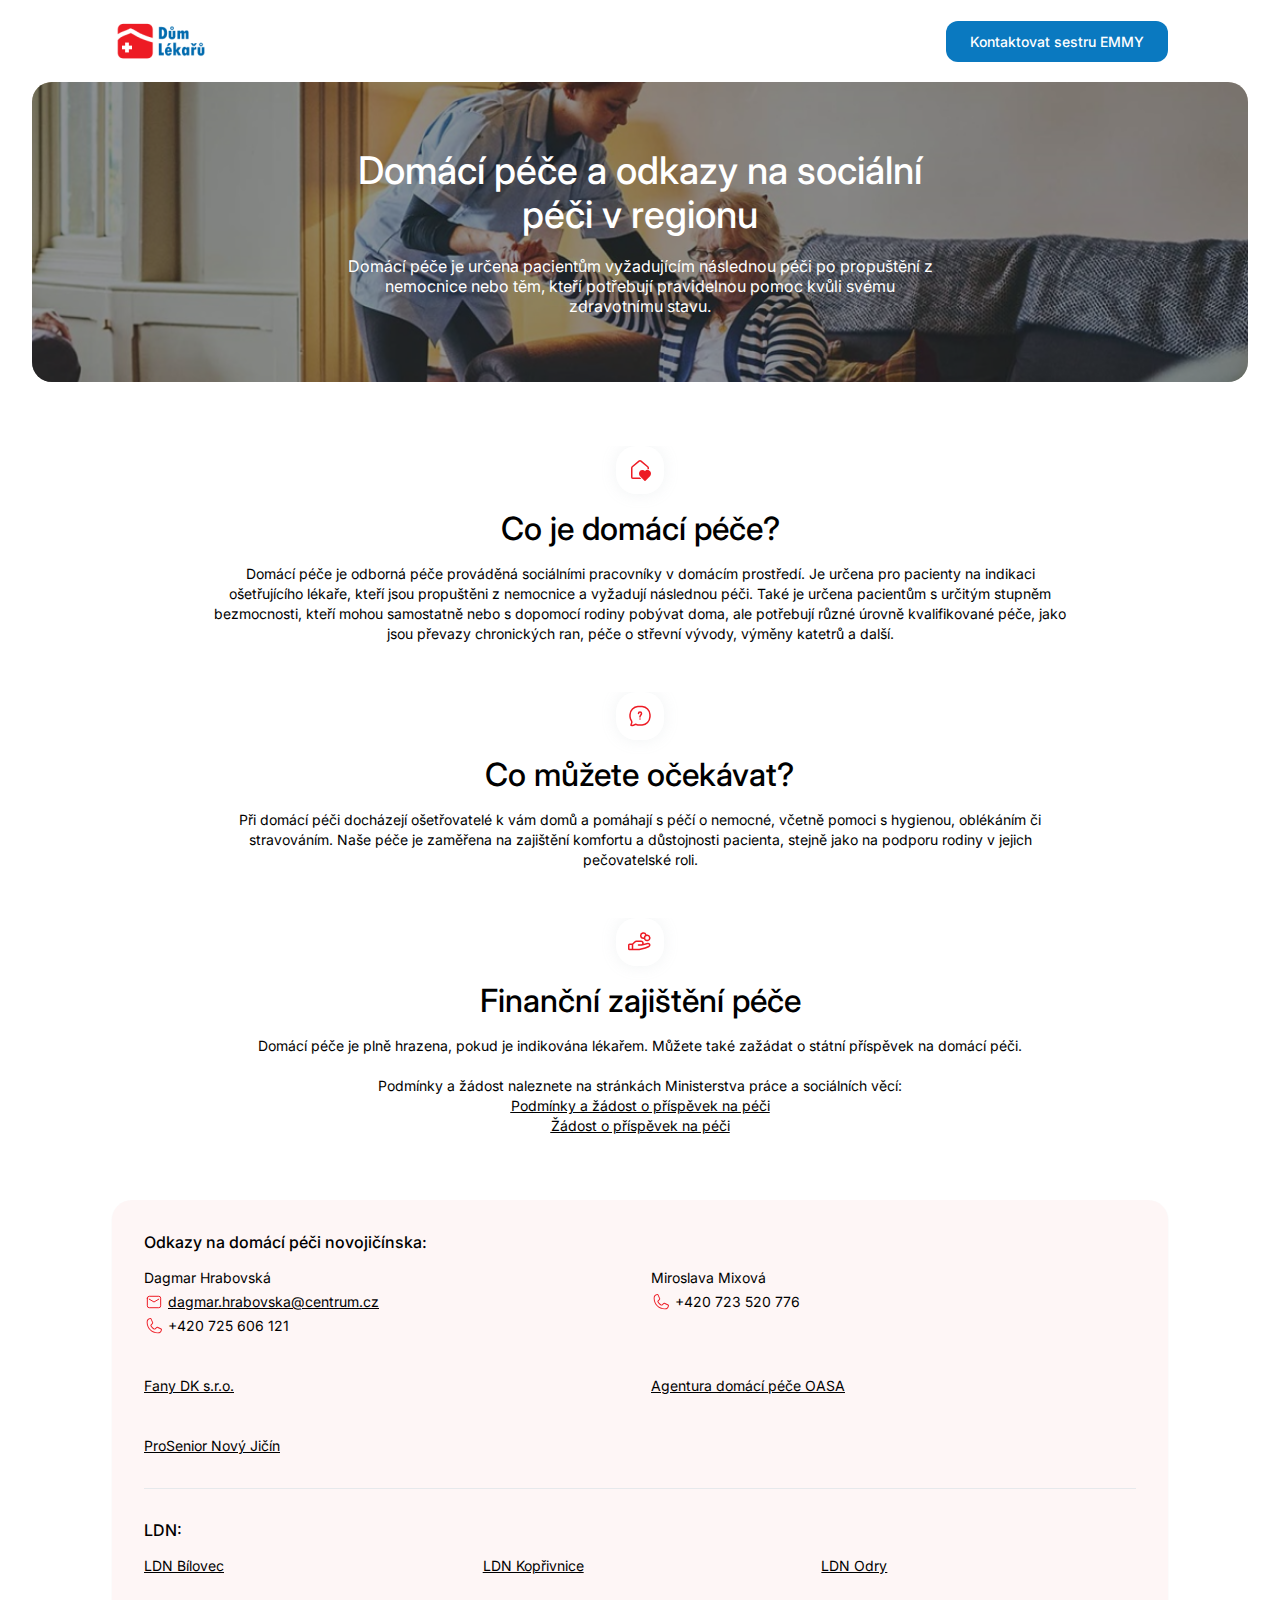
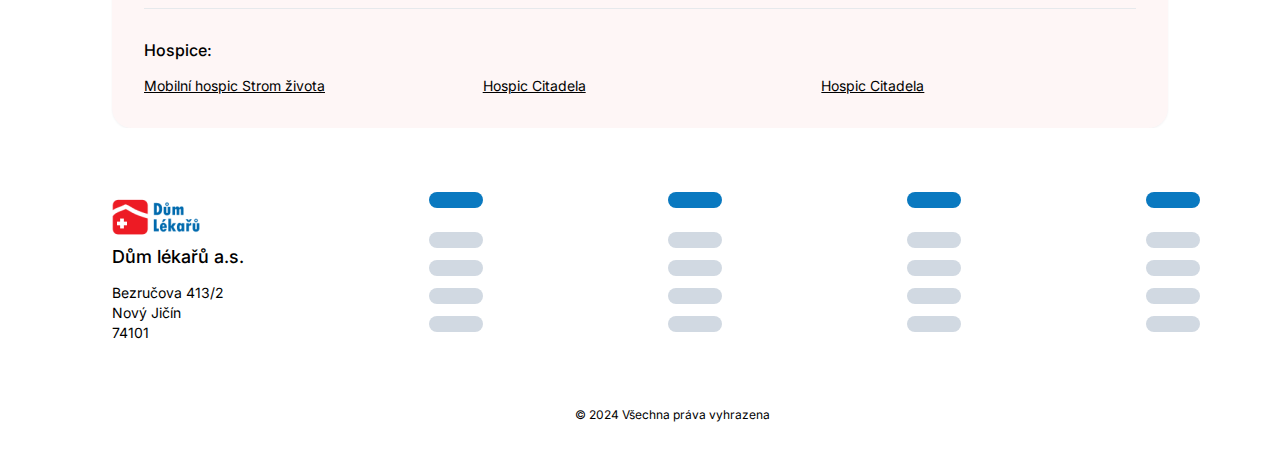
<file: dum-lekaru-domaci-pece.html>
<!DOCTYPE html>
<html>

<head>
	<meta charset="utf-8">
	<meta name="viewport" content="initial-scale=1, width=device-width">
	<link rel="stylesheet" href="root.css">
	<link rel="stylesheet" href="dum-lekaru-domaci-pece.892f6f33.css">
	<link rel="stylesheet" href="shared.css">
	<link rel="stylesheet"
		href="https://fonts.googleapis.com/css2?family=Inter:ital,wght@0,300;0,400;0,500;0,600;1,400&display=swap">
</head>

<body>
	<div class="dum-lekaru-domaci-pece">
		<div class="lo-fi-ux-hero1">
			<div class="low-fi-page-header2">
				<header class="horizontal-container20">
					<div class="horizontal-container21"> <img class="image-2-icon4" loading="lazy" alt
							src="image-2@2x.75506223.png" id="image2">

						<div class="horizontal-container3">
							<a class="vod" id="vodText" href="/">Úvod</a>
							<a class="poskytovan-pe" id="poskytovanPeText"
								href="./dum-lekaru-poskytovana-pece.html">Poskytovaná péče</a>
							<a class="domc-pe" href="./dum-lekaru-domaci-pece.html">Domácí péče</a>
							<a class="vybaven" href="./vybaveni.html">Vybavení</a>
							<div class="link-wrapper">
								<a class="cenk">Ceník</a><input class="mynauiexternal-link" type="checkbox">
							</div>
							<a class="vybaven" href="./#nas-tym">Náš tým</a>
							<a class="kontakt" href="./#kontakt">Kontakt</a>
						</div>
						<div class="horizontal-container22">
							<button class="low-fi-button1"
								onclick="location.href='https://moje.sestraemmy.cz/-/dumlekaru';">
								<div class="kontaktovat-sestru-emmy1"> Kontaktovat sestru EMMY </div>
							</button>
						</div>
					</div>
				</header>
			</div>
		</div>
		<section class="subpage-intro">
			<div class="background-overlay"> <img class="background-icon2" alt src="background@2x.6cb7427c.png">
				<div class="overlay2"></div>
				<h1> Domácí péče a odkazy na sociální péči v regionu </h1>
				<p> Domácí péče je určena pacientům vyžadujícím následnou péči po propuštění
					z
					nemocnice nebo těm, kteří potřebují pravidelnou pomoc kvůli svému zdravotnímu stavu.
				</p>
			</div>
		</section>
		<section class="lo-fi-ux-features2">
			<div class="row6">
				<div class="low-fi-avatar-wrapper">
					<div class="low-fi-avatar16"> <img class="fluenthome-heart-24-regular-icon" loading="lazy" alt
							src="fluenthomeheart24regular.59d1ec79.svg"> </div>
				</div>
				<div class="feature-headers">
					<h1 class="header5">Co je domácí péče?</h1>
				</div>
				<div class="domc-pe-je1"> Domácí péče je odborná péče prováděná sociálními pracovníky v domácím
					prostředí. Je určena pro pacienty na indikaci ošetřujícího lékaře, kteří jsou propuštěni z nemocnice
					a vyžadují následnou péči. Také je určena pacientům s určitým stupněm bezmocnosti, kteří mohou
					samostatně nebo s dopomocí rodiny pobývat doma, ale potřebují různé úrovně kvalifikované péče, jako
					jsou převazy chronických ran, péče o střevní vývody, výměny katetrů a další. </div>
			</div>
			<div class="row7">
				<div class="low-fi-avatar-container">
					<div class="low-fi-avatar17"> <img class="hugeiconsmessage-question" loading="lazy" alt
							src="hugeiconsmessagequestion.100f1a48.svg"> </div>
				</div>
				<div class="header-container">
					<h1 class="header6">Co můžete očekávat?</h1>
				</div>
				<div class="pi-domc-pi"> Při domácí péči docházejí ošetřovatelé k vám domů a pomáhají s péčí o nemocné,
					včetně pomoci s hygienou, oblékáním či stravováním. Naše péče je zaměřena na zajištění komfortu a
					důstojnosti pacienta, stejně jako na podporu rodiny v jejich pečovatelské roli. </div>
			</div>
			<div class="row8">
				<div class="low-fi-avatar-frame">
					<div class="low-fi-avatar18"> <img class="phhand-coins-icon" loading="lazy" alt
							src="phhandcoins.6eed777a.svg"> </div>
				</div>
				<div class="header-frame">
					<h1 class="header7">Finanční zajištění péče</h1>
				</div>
				<div class="domc-pe-je-container">
					<p class="domc-pe-je2"> Domácí péče je plně hrazena, pokud je indikována lékařem. Můžete také
						zažádat o státní příspěvek na domácí péči. </p>
					<p class="blank-line">&nbsp;</p>
					<p class="podmnky-a-dost"> Podmínky a žádost naleznete na stránkách Ministerstva práce a sociálních
						věcí: </p>
					<p class="podmnky-a-dost-o-pspvek"> <a class="podmnky-a-dost-o-pspvek1"
							href="https://www.mpsv.cz/web/cz/zdravotni-postizeni#pp" target="_blank"> <span
								class="podmnky-a-dost1">Podmínky a žádost o příspěvek na péči</span> </a> </p>
					<p class="dost-o-pspvek-na-pi"> <a class="dost-o-pspvek-na-pi1"
							href="https://www.mpsv.cz/-/zadost-o-prispevek-na-peci" target="_blank"> <span
								class="dost-o-pspvek">Žádost o příspěvek na péči</span> </a> </p>
				</div>
			</div>
		</section>
		<section class="links">
			<div class="row9">
				<div class="odkazy-na-domc">Odkazy na domácí péči novojičínska:</div>
				<div class="contact-info">
					<div class="contact-details1">
						<div class="dagmar-hrabovsk">Dagmar Hrabovská</div>
						<div class="contact-icons2"> <img class="system-uiconsmail1" loading="lazy" alt
								src="systemuiconsmail.cb516ff8.svg">
							<div class="dagmarhrabovskacentrumcz"> dagmar.hrabovska@centrum.cz </div>
						</div>
						<div class="contact-icons3"> <img class="phphone-light-icon1" loading="lazy" alt
								src="phphonelight.7629944a.svg">
							<div class="div5">+420 725 606 121</div>
						</div>
					</div>
					<div class="second-contact">
						<div class="miroslava-mixov">Miroslava Mixová</div>
						<div class="second-contact-info"> <img class="phphone-light-icon2" alt
								src="phphonelight.7629944a.svg">
							<div class="phone-number">+420 723 520 776</div>
						</div>
					</div>
					<div class="fany-dk-sro-wrapper">
						<div class="fany-dk-sro">Fany DK s.r.o.</div>
					</div>
					<div class="agentura-domc-pe-oasa-wrapper">
						<div class="agentura-domc-pe">Agentura domácí péče OASA</div>
					</div>
					<div class="prosenior-nov-jin-wrapper">
						<div class="prosenior-nov-jin">ProSenior Nový Jičín</div>
					</div>
					<div class="prosenior-nov-jin-container">
						<div class="prosenior-nov-jin1">ProSenior Nový Jičín</div>
					</div>
				</div>
				<div class="live-wrapper8">
					<div class="link-names"></div>
				</div>
				<div class="ldn">LDN:</div>
				<div class="link-row-names">
					<div class="ldn-blovec">LDN Bílovec</div>
					<div class="ldn-kopivnice">LDN Kopřivnice</div>
					<div class="ldn-odry">LDN Odry</div>
				</div>
				<div class="live-wrapper9">
					<div class="live-wrapper-child3"></div>
				</div>
				<div class="hospice">Hospice:</div>
				<div class="link-row-names1">
					<div class="mobiln-hospic-strom">Mobilní hospic Strom života</div>
					<div class="hospic-citadela">Hospic Citadela</div>
					<div class="hospic-citadela1">Hospic Citadela</div>
				</div>
			</div>
		</section>
		<footer class="lo-fi-ux-footer2">
			<div class="container4">
				<div class="container5">
					<div class="logo-section2"> <img class="image-2-icon5" alt src="image-2-1@2x.9be6ccaf.png">
						<div class="social-media-section2">
							<div class="subtitle-wrapper6">
								<div class="dm-lka-as3">Dům lékařů a.s.</div>
							</div>
							<div class="bezruova-4132-nov-jin-741-container3">
								<p class="bezruova-41323">Bezručova 413/2</p>
								<p class="nov-jin3">Nový Jičín</p>
								<p class="p3">74101</p>
							</div>
						</div>
					</div>
					<div class="vertical-container19">
						<div class="low-fi-link40"> <img class="icon-placeholder-fill40" alt
								src="icon-placeholder-fill.d7106eac.svg">
							<div class="low-fi-link-child32"></div> <img class="placeholder-fill-icon40" alt
								src="icon-placeholder-fill.d7106eac.svg">
						</div>
						<div class="vertical-container20">
							<div class="low-fi-link41"> <img class="icon-placeholder-fill41" alt
									src="icon-placeholder-fill.d7106eac.svg">
								<div class="low-fi-link-child33"></div> <img class="placeholder-fill-icon41" alt
									src="icon-placeholder-fill.d7106eac.svg">
							</div>
							<div class="low-fi-link42"> <img class="icon-placeholder-fill42" alt
									src="icon-placeholder-fill.d7106eac.svg">
								<div class="low-fi-link-child34"></div> <img class="placeholder-fill-icon42" alt
									src="icon-placeholder-fill.d7106eac.svg">
							</div>
							<div class="low-fi-link43"> <img class="icon-placeholder-fill43" alt
									src="icon-placeholder-fill.d7106eac.svg">
								<div class="low-fi-link-child35"></div> <img class="placeholder-fill-icon43" alt
									src="icon-placeholder-fill.d7106eac.svg">
							</div>
							<div class="low-fi-link44"> <img class="icon-placeholder-fill44" alt
									src="icon-placeholder-fill.d7106eac.svg">
								<div class="low-fi-link-child36"></div> <img class="placeholder-fill-icon44" alt
									src="icon-placeholder-fill.d7106eac.svg">
							</div>
						</div>
					</div>
					<div class="vertical-container21">
						<div class="low-fi-link45"> <img class="icon-placeholder-fill45" alt
								src="icon-placeholder-fill.d7106eac.svg">
							<div class="low-fi-link-child37"></div> <img class="placeholder-fill-icon45" alt
								src="icon-placeholder-fill.d7106eac.svg">
						</div>
						<div class="vertical-container22">
							<div class="low-fi-link46"> <img class="icon-placeholder-fill46" alt
									src="icon-placeholder-fill.d7106eac.svg">
								<div class="low-fi-link-child38"></div> <img class="placeholder-fill-icon46" alt
									src="icon-placeholder-fill.d7106eac.svg">
							</div>
							<div class="low-fi-link47"> <img class="icon-placeholder-fill47" alt
									src="icon-placeholder-fill.d7106eac.svg">
								<div class="low-fi-link-child39"></div> <img class="placeholder-fill-icon47" alt
									src="icon-placeholder-fill.d7106eac.svg">
							</div>
							<div class="low-fi-link48"> <img class="icon-placeholder-fill48" alt
									src="icon-placeholder-fill.d7106eac.svg">
								<div class="low-fi-link-child40"></div> <img class="placeholder-fill-icon48" alt
									src="icon-placeholder-fill.d7106eac.svg">
							</div>
							<div class="low-fi-link49"> <img class="icon-placeholder-fill49" alt
									src="icon-placeholder-fill.d7106eac.svg">
								<div class="low-fi-link-child41"></div> <img class="placeholder-fill-icon49" alt
									src="icon-placeholder-fill.d7106eac.svg">
							</div>
						</div>
					</div>
					<div class="vertical-container23">
						<div class="low-fi-link50"> <img class="icon-placeholder-fill50" alt
								src="icon-placeholder-fill.d7106eac.svg">
							<div class="low-fi-link-child42"></div> <img class="placeholder-fill-icon50" alt
								src="icon-placeholder-fill.d7106eac.svg">
						</div>
						<div class="vertical-container24">
							<div class="low-fi-link51"> <img class="icon-placeholder-fill51" alt
									src="icon-placeholder-fill.d7106eac.svg">
								<div class="low-fi-link-child43"></div> <img class="placeholder-fill-icon51" alt
									src="icon-placeholder-fill.d7106eac.svg">
							</div>
							<div class="low-fi-link52"> <img class="icon-placeholder-fill52" alt
									src="icon-placeholder-fill.d7106eac.svg">
								<div class="low-fi-link-child44"></div> <img class="placeholder-fill-icon52" alt
									src="icon-placeholder-fill.d7106eac.svg">
							</div>
							<div class="low-fi-link53"> <img class="icon-placeholder-fill53" alt
									src="icon-placeholder-fill.d7106eac.svg">
								<div class="low-fi-link-child45"></div> <img class="placeholder-fill-icon53" alt
									src="icon-placeholder-fill.d7106eac.svg">
							</div>
							<div class="low-fi-link54"> <img class="icon-placeholder-fill54" alt
									src="icon-placeholder-fill.d7106eac.svg">
								<div class="low-fi-link-child46"></div> <img class="placeholder-fill-icon54" alt
									src="icon-placeholder-fill.d7106eac.svg">
							</div>
						</div>
					</div>
					<div class="vertical-container25">
						<div class="low-fi-link55"> <img class="icon-placeholder-fill55" alt
								src="icon-placeholder-fill.d7106eac.svg">
							<div class="low-fi-link-child47"></div> <img class="placeholder-fill-icon55" alt
								src="icon-placeholder-fill.d7106eac.svg">
						</div>
						<div class="vertical-container26">
							<div class="low-fi-link56"> <img class="icon-placeholder-fill56" alt
									src="icon-placeholder-fill.d7106eac.svg">
								<div class="low-fi-link-child48"></div> <img class="placeholder-fill-icon56" alt
									src="icon-placeholder-fill.d7106eac.svg">
							</div>
							<div class="low-fi-link57"> <img class="icon-placeholder-fill57" alt
									src="icon-placeholder-fill.d7106eac.svg">
								<div class="low-fi-link-child49"></div> <img class="placeholder-fill-icon57" alt
									src="icon-placeholder-fill.d7106eac.svg">
							</div>
							<div class="low-fi-link58"> <img class="icon-placeholder-fill58" alt
									src="icon-placeholder-fill.d7106eac.svg">
								<div class="low-fi-link-child50"></div> <img class="placeholder-fill-icon58" alt
									src="icon-placeholder-fill.d7106eac.svg">
							</div>
							<div class="low-fi-link59"> <img class="icon-placeholder-fill59" alt
									src="icon-placeholder-fill.d7106eac.svg">
								<div class="low-fi-link-child51"></div> <img class="placeholder-fill-icon59" alt
									src="icon-placeholder-fill.d7106eac.svg">
							</div>
						</div>
					</div>
				</div>
				<div class="horizontal-container24">
					<div class="vechna-prva-vyhrazena2"> © 2024 Všechna práva vyhrazena </div>
				</div>
			</div>
		</footer>
	</div>
</body>

</html>
</file>
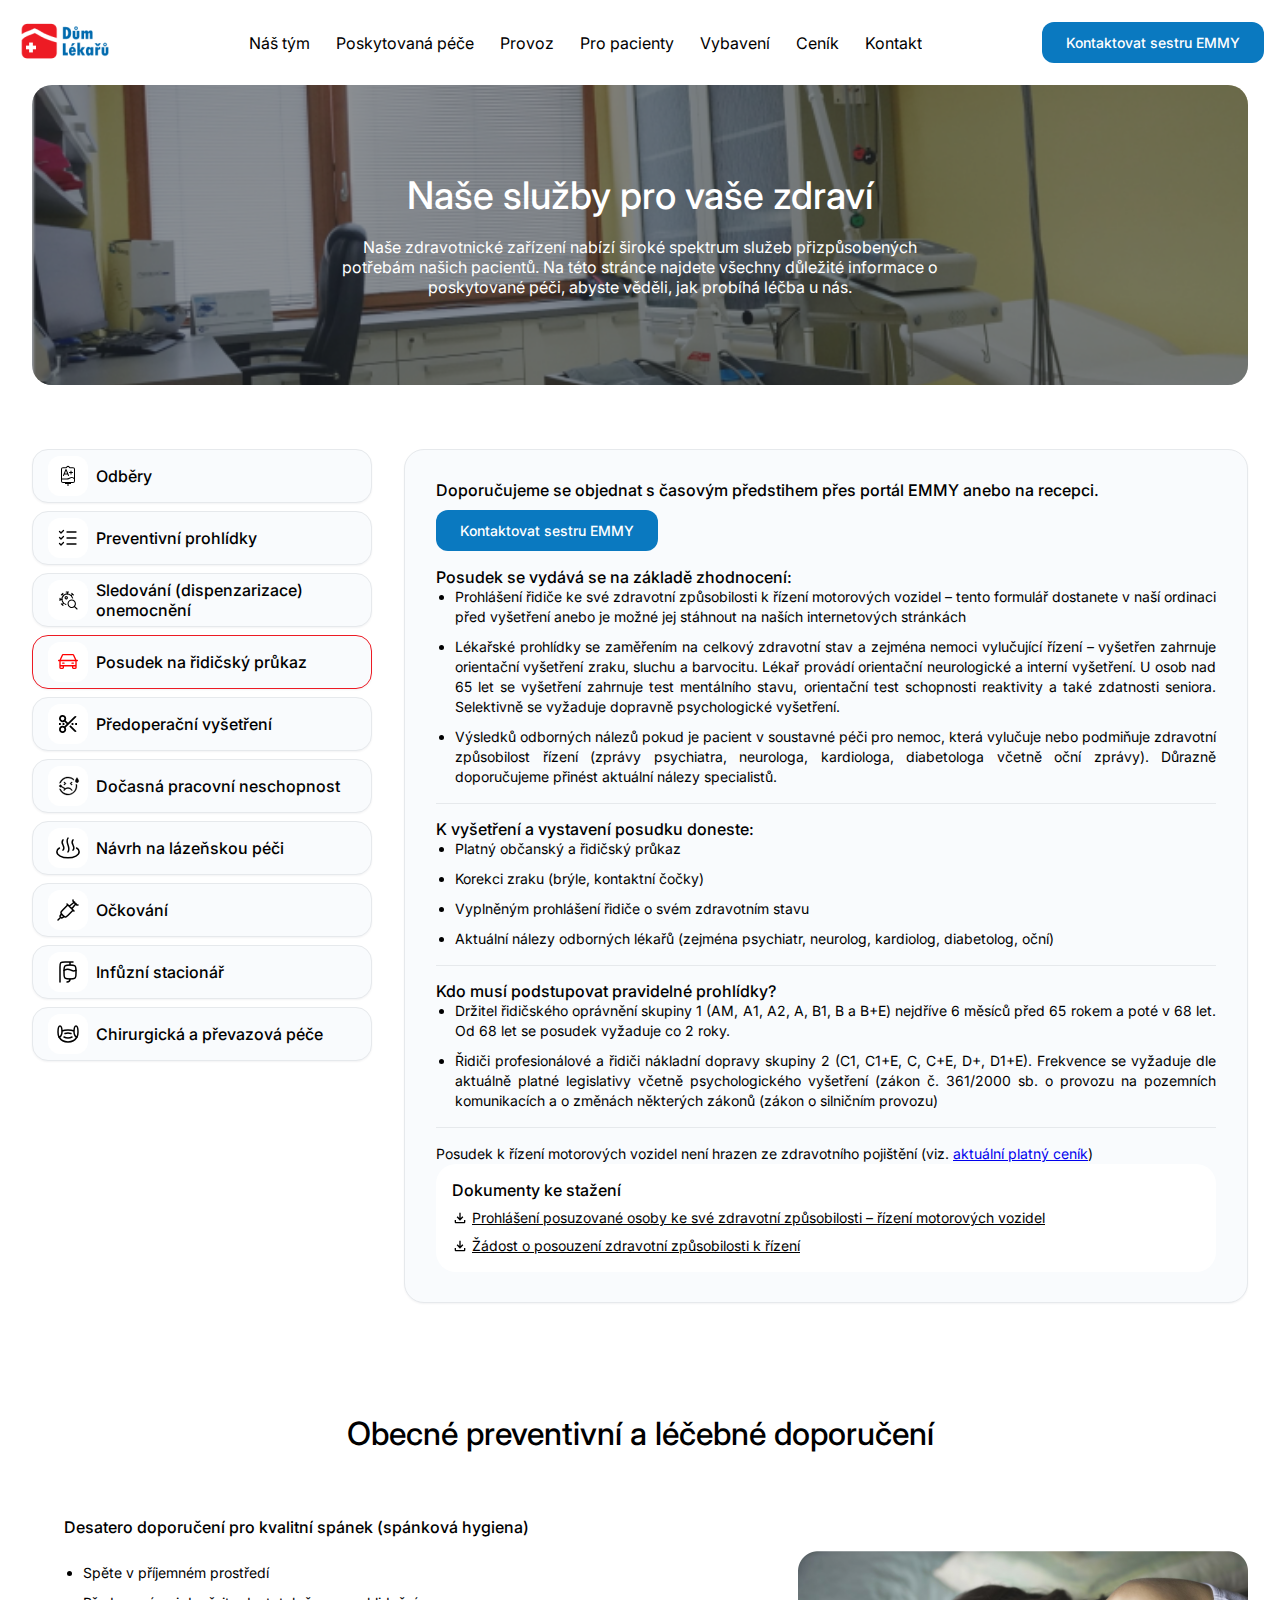
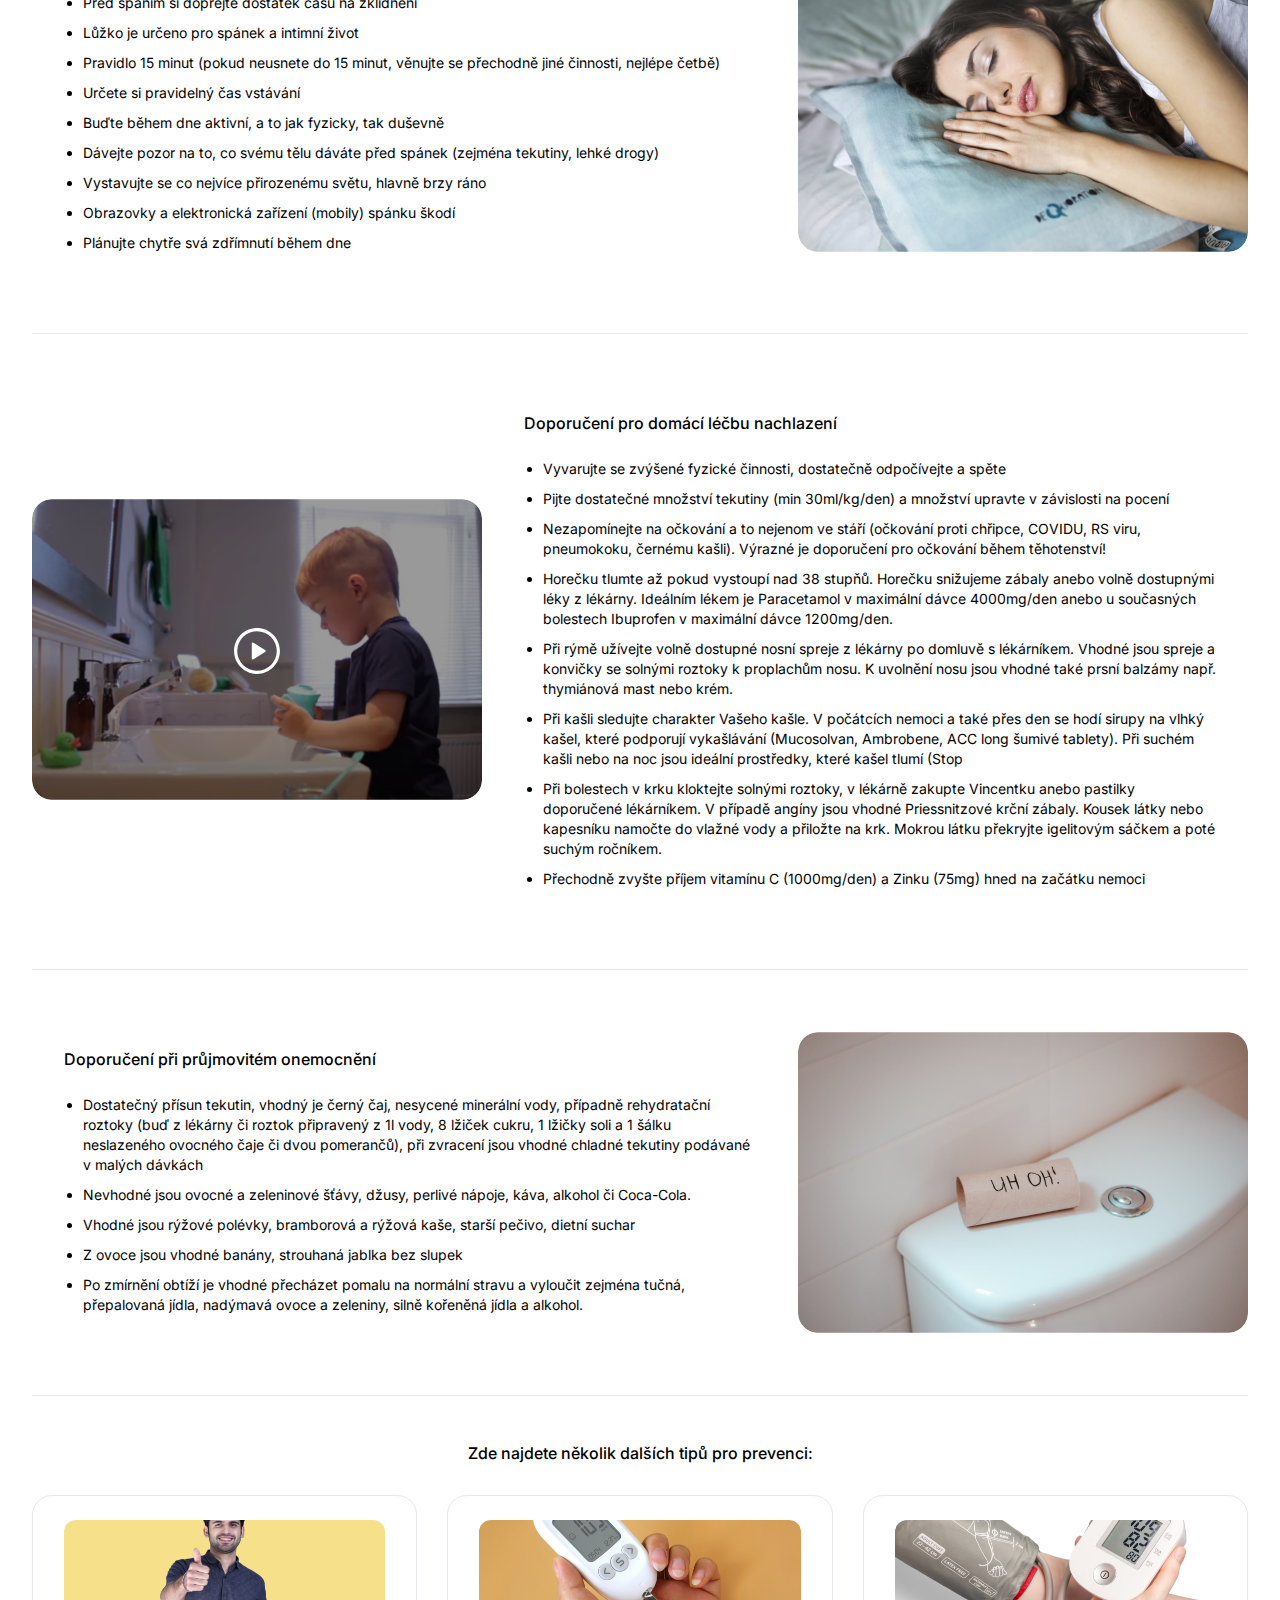
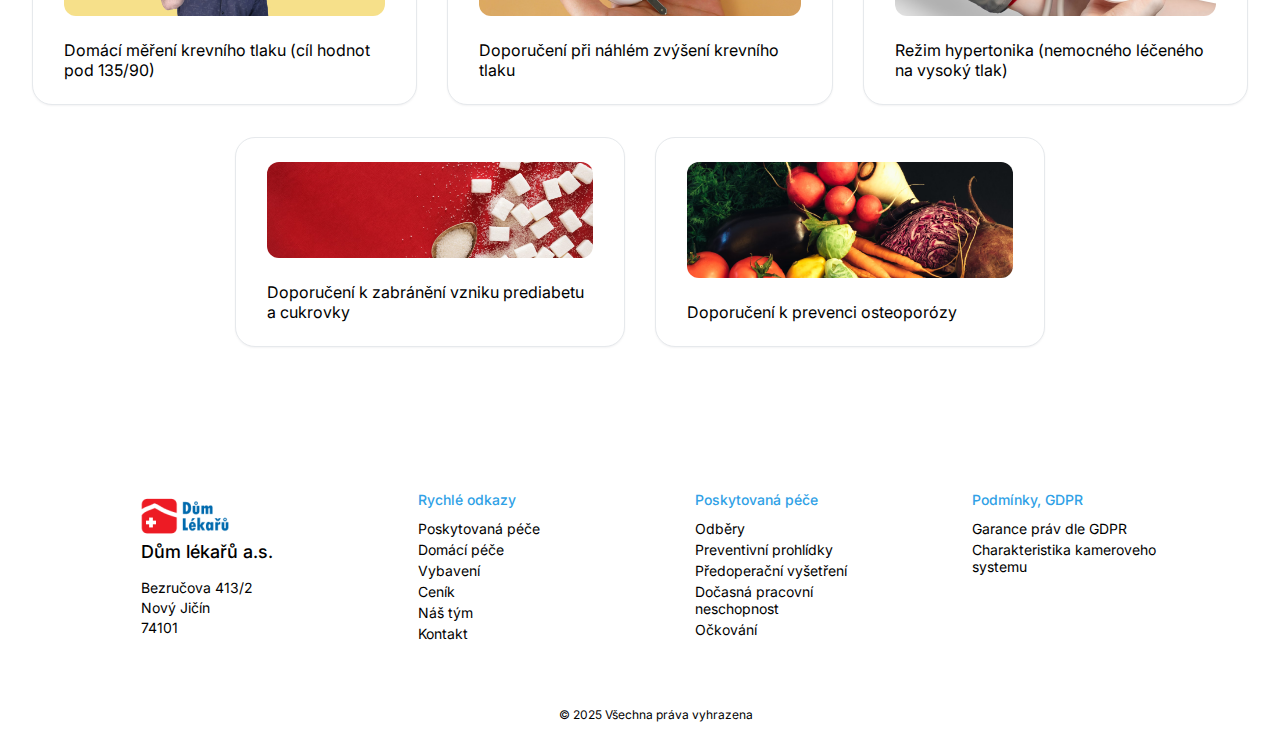
<file: dum-lekaru-poskytovana-pece.html>
<!DOCTYPE html>
<html>

	<head>
		<meta charset="utf-8">
		<meta name="viewport" content="initial-scale=1, width=device-width">
		<link rel="stylesheet" href="assets/css/root.css">
		<link rel="stylesheet"
			href="assets/css/dum-lekaru-poskytovana-pece.62f03d40.css">
		<link rel="stylesheet" href="assets/css/shared.css">
		<link rel="stylesheet"
			href="https://cdnjs.cloudflare.com/ajax/libs/font-awesome/4.7.0/css/font-awesome.min.css">
		<link rel="stylesheet"
			href="https://fonts.googleapis.com/css2?family=Inter:ital,wght@0,300;0,400;0,500;0,600;1,400&display=swap">
		<title>Poskytovaná péče - Naše služby | Dům Lékařů</title>
		<meta name="description"
			content="Naše zdravotnické zařízení nabízí široké spektrum služeb přizpůsobených potřebám našich pacientů. Na této stránce najdete všechny důležité informace o poskytované péči, abyste věděli, jak probíhá léčba u nás.">
		<script src="assets/js/shared.js"></script>
	</head>

	<body>
		<div class="main-page-content">
			<header class="low-fi-page-header" w3-include-html="header.html"></header>
			<section class="subpage-intro">
				<div class="background-overlay"> <img class="background-icon2" alt
						src="assets/img/ekg-pracoviste-a-spirometrie@2x.f05d3789.png">
					<div class="overlay2"></div>
					<h1>Naše služby pro vaše zdraví</h1>
					<p> Naše zdravotnické zařízení nabízí široké spektrum služeb
						přizpůsobených potřebám našich pacientů. Na této stránce najdete všechny
						důležité informace o
						poskytované péči, abyste věděli, jak probíhá léčba u nás.
					</p>
				</div>
			</section>
			<section class="services">
				<div class="services-list">
					<div class="tabs">
						<div class="tab" onclick="openTab(event, 'Odbery')">
							<div class="service-list-icon-container"> <img
									class="service-feature-icon"
									loading="lazy" alt
									src="assets/img/odbery.svg">
							</div>
							<div class="service-descriptions">
								Odběry
							</div>
						</div>
						<div class="tab" onclick="openTab(event, 'Prohlidky')">
							<div class="service-list-icon-container"> <img
									class="service-feature-icon"
									loading="lazy" alt
									src="assets/img/prohlidky.svg"> </div>
							<div class="service-descriptions">
								Preventivní prohlídky
							</div>
						</div>
						<div class="tab" onclick="openTab(event, 'Sledovani')">
							<div class="service-list-icon-container"> <img
									class="service-feature-icon" loading="lazy" alt
									src="assets/img/onemocneni.svg"> </div>
							<div class="service-descriptions">
								Sledování (dispenzarizace) onemocnění
							</div>
						</div>
						<div class="tab" onclick="openTab(event, 'Posudek')" id="defaultOpen">
							<div class="service-list-icon-container"> <img
									class="service-feature-icon"
									loading="lazy" alt
									src="assets/img/posudek.svg"> </div>
							<div class="service-descriptions">
								Posudek na řidičský průkaz
							</div>
						</div>
						<div class="tab" onclick="openTab(event, 'Predoperacni')">
							<div class="service-list-icon-container"> <img
									class="service-feature-icon"
									loading="lazy" alt
									src="assets/img/vysetreni.svg"> </div>
							<div class="service-descriptions">
								Předoperační vyšetření
							</div>
						</div>
						<div class="tab" onclick="openTab(event, 'Neschopnost')">
							<div class="service-list-icon-container"> <img
									class="service-feature-icon" loading="lazy" alt
									src="assets/img/neshcopnost.svg"> </div>
							<div class="service-descriptions">
								Dočasná pracovní neschopnost
							</div>
						</div>
						<div class="tab" onclick="openTab(event, 'Lazne')">
							<div class="service-list-icon-container"> <img
									class="service-feature-icon"
									loading="lazy" alt
									src="assets/img/lazne.svg"> </div>
							<div class="service-descriptions">
								Návrh na lázeňskou péči
							</div>
						</div>
						<div class="tab" onclick="openTab(event, 'Ockovani')">
							<div class="service-list-icon-container"> <img
									class="service-feature-icon"
									alt
									src="assets/img/ockovani.svg"> </div>
							<div class="service-descriptions">
								Očkování
							</div>
						</div>
						<div class="tab" onclick="openTab(event, 'Infuze')">
							<div class="service-list-icon-container"> <img
									class="service-feature-icon"
									loading="lazy" alt
									src="assets/img/stacionar.svg"> </div>
							<div class="service-descriptions">
								Infůzní stacionář
							</div>
						</div>
						<div class="tab" onclick="openTab(event, 'Chirurgie')">
							<div class="service-list-icon-container"> <img
									class="service-feature-icon" alt
									src="assets/img/chirurgie.svg">
							</div>
							<div class="service-descriptions">
								Chirurgická a převazová péče
							</div>
						</div>
					</div>
					<div class="tabcontent" id="Odbery">
					
Odběry krve se provádí na sesterně mezi 6-8 hodinou ráno. Nemusíte se objednávat! Po vstupu do čekárny se nahlásíte ve vyvolávacím systému kartičkou pojišťovny, zvolíte odběry a vyčkáte vyvolání.

1.	Krev - odběr krve se provádí nalačno po min 8 hodinové lačnění (odběry krevních tuků, cukru, preventivní prohlídka). Před odběrem není vhodná fyzická aktivita a před odběrem doporučujeme vypít ¼ litru čisté vody. 
2.	Moč - odebírá se střední proud ranní moče do sterilní nádobky. Zkumavku Vám vydá dopředu sestra. 
3.	Stěry – stěr z krku provádí lékař.  Provádíme tzv. streptesty (okamžitá detekce streptokoka k ATB léčbě) a stěr k mikrobiologickému vyšetření (stěr z konečníku, kůže, hnisu, apod).
4.	Sputum – hlen z dýchacích test pacient vykašle do odběrové sterilní nádobky pro laboratoř ke stanovení citlivosti na antibiotika.
5.	Stolice – vzorek k vyloučnení parazitáního onemocněná je proveden pacientem doma do speciální nádobky, vydáné na sesterně. Perianální otisk se prování k vylouční hlístice

					</div>
					<div class="tabcontent" id="Prohlidky">
						Smyslem preventivních prohlídek je předcházení onemocnění a jejich diagnostika, kdy Vám nezpůsobují žádné obtíže.  Prohlídkou pravidelné zjišťujeme a hodnotíme Váš zdravotní stav, doporučujeme preventivní opatření k udržení zdraví do vysokého věku. Rozsah, frekvence a poskytovatelé zdravotních služeb, kteří provádějí preventivní prohlídky, jsou uvedeny ve vyhlášce č. 70/2012 Sb., o preventivních prohlídkách. Všeobecný praktický lékař provádí tzv. všeobecné preventivní prohlídky 1× za 2 roky, nejdříve po uplynutí 23 měsíců po poslední. Prohlídka je plně hrazena zdravotní pojišťovnou.

Na možnost absolvování hrazené preventivní prohlídky jste upozornění automaticky mailem. Objednáte se prostřednictvím portálu sestru EMMY anebo na recepci. Před termínem vyšetření je nutné bez objednání přijít lačný k odběru krve a moče nalačno mezi 6-8 hodinou ráno min 2 dny předem.

Rozsah preventivní prohlídky všeobecného praktického lékaře: 

1.	Odběr krve k vyšetření cholesterolu (ve 30, 40, 50 a 60 letech), glykémie (od 40 let á 2 roky).  Další testy v závislosti na současné léčbě, zdravotních obtížích a riziku nemoci.
2.	Vyšetření ranní moče chemicky z odběrové zkumavky v množství cca 50 ml.
3.	Natočení EKG (od 40 let á 4 roky).
4.	Orientační vyšetření smyslů (zraku, sluchu) se stanovením výšky a váhy se provádí na sesterně. 
5.	Vyšetření lékařem v naší ordinaci začínáme pohovorem o zdravotním stavu (bio-psycho-sociální zdraví), aktualizujeme zdravotní dokumentaci (při léčbě specialisty, přinesete poslední lékařské zprávy), zkontrolujeme stav očkování a naplánujeme screeningové vyšetření. Následuje celkové fyzikální vyšetření (pohledem, pohmatem, poslechem, poklepem). Na závěr prohlídky jsou zhodnoceny výsledky a dáno doporučení k udržení plného zdraví.
6.	Screening (metody vyhledávání nemoci, které nezpůsobují žádné obtíže):
- Nádory tlustého střeva - od 50 do 55 let – test na skryté krvácení ve stolici (i-TOKS) výsledek je znán přímo v ordinaci 1× za rok, od 55 let se pacient(ka) může rozhodnout, kterou variantu screeningu podstoupí (i-TOKS (viz výše) 1× za 2 roky nebo koloskopické vyšetření)
- Nádory prsu u žen - mamografie je hrazena zdravotní pojišťovnou od 45 let 1× za 2 roky. Vyšetření provádí akreditované screeningové centrum AGEL Diagnostické centrum Nový Jičín.
- nádory prostaty – odběr specifické bílkoviny v krvi (PSA) ve věku mezi 50-70 lety
- nádory plic – kuřáci, kteří splňující kritéria, jsou mezi 55-75 lety odeslání na specializované plicní vyšetření 
- screening stařecké demence u pacientů ve věku 65-80 let 
- screening  osteoporózy u pacientů v riziku - odeslání na měření kostní hustoty (denzitometrii).

Pacientům vyžadující dřívější vyšetření společně s podrobnějším laboratorního vyšetření nabízíme možnost absolvovat prohlídku za přímou úhradu (viz. ceník). Laboratorní vyšetření je hrazeno zvlášť přímou fakturací spolupracující laboratoří SPADIA. 

					</div>
					<div class="tabcontent" id="Sledovani">
						Sledování (dispenzarizace) onemocnění

						Dispenzarizace je odborná lékařská péče, jejímž účelem je systematické dlouhodobé sledování stavu pacienta ohroženého nebo trpícího nemocí, s cílem předcházení zdravotním komplikacím. Nemoci určené k dispenzarizaci jsou stanoveny podle § 120 zákona č. 372/2011 Sb. Prohlídky jsou provedeny nejméně 1x ročně. Mezi nejčastější nemoci sledované v ambulanci praktického lékaře patří cukrovka, vysoký tlak, vysoký cholesterol, nedostatečná funkce štítné žlázy, obezita, dna, chudokrevnost, poruchou funkce ledvin apod. Na dispenzární prohlídku se objednáte prostřednictvím portálu sestra EMMY anebo na recepci.
						
						Prediabetes
						Prediabetes předchází rozvoji cukrovky (DM) a je definován zvýšenou hladinou cukru nalačno v krvi v rozmezí 5,6-6,9 mmol/l. Diagnostika může být také provedena tolerančního testu cukru v laboratoři. Prediabetes představuje zvýšené riziko kardiovaskulárních onemocnění, a stejně jako DM je spojen s vyššími riziky onkologických nemocí. U jedince s prediabetem se obvykle vyskytuji další interní nemoci metabolického syndromu (vysoký tlak, zvýšené množství tuků v krvi, obezita). Jedná se o možný reverzibilní stav a jeho léčba je proto velmi důležitá.  Základem terapie je úprava životního režimu a redukce váhy.  Hladina cukru je Vám kontrolována při každé preventivní prohlídce.
						Dispenzarizace se provádí 2x ročně. Před každou prohlídkou je Vám odebrána krev a stanovena váha a obvod pasu.  Jednou ročně Vám provedeme celkové interní a neurologické vyšetření společně s EKG a kontrolou citlivosti chodidel ladičkou k vyloučení neuropatie.
						
						Diabetes
						Diabetes mellitus (DM, úplavice cukrová, cukrovka) je metabolické onemocnění, jehož hlavním projevem je zvýšená hladina cukru v krvi spojená s poruchou funkce hormonu slinivky břišní tzv. insulinu.  Cukrovka je nebezpečná svými komplikacemi, které postihují zejména ledviny, zrak a nervou soustavu (zejména dolní končetiny).  Vzhledem k dlouhodobě nepřítomným obtížím je časná diagnostika a léčba důležitá. V ČR má nemoc každý desátý a počet stále stoupá. Stav představuje zvýšené riziko infarktu a mozkové příhody a je spojen s vyšším rizikem výskytu onkologických onemocnění. Onemocnění se projevuje hladinou cukru nalačno nad 7 mmol/l nebo při náhodném odběru nad 11 mmol/l. Hladina cukru je Vám kontrolována při každé preventivní prohlídce. Praktický lékař dává důraz na dietní a režimová opatření. Praktický lékař Vám může předepsat několik základních léků na cukrovku.  Pokud léčba není dostačující jste předáni do péče specialisty diabetologa. 
						Pacienti s diabetem jsou v naší ambulanci sledování až 4x ročně. Před každou prohlídkou je Vám odebrána krev a jednou ročně moč.  Sestry Vás zváží a změří Vám obvod pasu. Jednou ročně provedeme celkové interní a neurologické vyšetření společně s EKG a kontrolou tlaku a citlivosti dolních končetin k vyloučení ischemické choroby dolních končetin a neuropatie. 
						
						Vysoký tlak
						Vysoký tlak neboli hypertenze je nejčastějším onemocněním kardiovaskulárního systému a hlavní rizikovým faktorem ischemické choroby srdeční (infarktu srdce), mozkové mrtvice, srdečního selhání, onemocnění ledvin a demence. Vysoký tlak je hlavní příčinou úmrtí lidí v globálním měřítku a trpí jím až 40% osob ve věku 25-64let. Počet nemocných stoupá.  Krevní tlak je pravidelně kontrolován téměř při každé návštěvě u praktického lékaře. Optimální tlak je 120/80 mmHg a tolerance hodnot je závislá na věku a přidružených nemocech.  Změřte si příležitostně Váš tlak i mimo ordinaci (viz. Doporučené postup domácího měření).
						Pacienti s vysokým tlakem jsou v naší ambulanci sledování 1-4x ročně v závislosti na Vašem kardiovaskulárním riziku a kompenzaci tlaku. Jednou ročně provedeme celkové interní a neurologické vyšetření společně s EKG a krevními odběry.  U těžších stavu je v pravidelném intervalu provedeno ultrazvukové vyšetření srdce (echokardiografie) kardiologem a měření tlaků krve dolních končetin k vyloučení ischemické choroby.  
						
						Dyslipidémie (zvýšený obsah tuků v krvi)
						Dyslipidémie představují jeden z nejvýznamnějších rizikových faktorů aterosklerózy společně s cukrovkou, vysokým tlakem a kouřením.  Tukové částice (LDL) způsobují zánět a zúžení cév, které zásobují krví životně důležité orgány. Mezi nejobávanější komplikace patří srdeční infarkt, cévní mozková příhoda a ischemická choroba dolních končetin. 
						V rámci preventivních prohlídek jsou Vám v pravidelných intervalech kontrolovány hladiny tuků v krvi (lipidogram).  Společně s výsledky lipidogramu, hodnotou vysokého tlaku, věku a výrazného rizikového faktoru kouření je Vám vypočteno kardiovaskulární riziko rozvoje infarktu nebo mozkové mrtvice.  Následně jsou Vám doporučeny preventivní a léčebná opatření (léky). 
						Pacienti s vysokým cholesterolem jsou v naší ambulanci sledování min 1x ročně v závislosti na kardiovaskulárním riziku a kompenzaci.
						
						Osteoporóza (tichý zloděj kostí)
						Osteoporóza je chronické onemocnění, charakterizované úbytkem kostní hmoty s rizikem zlomenin. Zlomeniny se nejčastěji vyskytují u kyčelního kloubu, v oblasti zápěstí a páteře. Stav je nejčastěji způsoben nedostatkem vápníku, vitaminu D, pohlavních (zejména ženských) hormonů a nedostatkem fyzická zátěže.  Rizikové jsou zejména ženy po menopauze, osoby s nízkou tělesnou váhou a malou fyzickou aktivitou, kuřáci a konzumenti alkohol, lidé s nesnášenlivostí mléčných výrobků a některými léky (glukokortikoidy). V rámci preventivní prohlídky jste pravidelně zvážení a změření, jsou Vám analyzována rizika možné nemoci, u žen nad 50 a mužů nad 60 let je automaticky spočítáno riziko osteoporózy (FRAX skóre). Následně jste odesláni na rentgenologické vyšetření, tzv. denzitometrii. Při potvrzení osteoporózy vede praktický lékař základní diferenciální diagnostiku nemoci a také základní léčbu (suplementace vápníku, vitaminu D, léčba bisfosfonáty).
						Hypothyreosa (nedostatečná funkce štítné žlázy)
						
						Štítná žláza je orgán motýlovitého tvaru umístěný v přední části krku. Žláza produkuje hormony, ovlivňující rychlost látkové výměny organismu, spotřebu kyslíku, růst a vývoj zejména nervové soustavy v dětství.  Praktický lékař diagnostikuje základní poruchy štítné žlázy ve smyslu její nedostatečné produkce hormonů (hypothyreosy) anebo zvýšené produkce (hyperthyreosy). Snížená funkce se projevuje únavou, spavostí, zimomřivostí a sklonem k depresivním stavům. Do kompetence praktického lékaře patří léčba a dispenzarizace nedostatečné funkce. Štítná žláza je kontrolována v rámci preventivních prohlídek zejména u žen v produktivním věku a ve stáří. 
						
						Hyperurikémie (zvýšené množství kyseliny močové)
						Kyselina močová je konečným produktem metabolismu dusíkatých produktů organismu (purinů). Její koncentrace v krvi závisí na jejím příjmu v potravě, intenzitě její tvorby a vylučování. Při zvýšeném množství v krvi hovoříme o hyperurikémii. Ta může vést k ukládání krystalů v kloubech se vznikem dny. Dna patří mezi zánětlivá revmatické onemocnění.  Do kompetence praktického lékaře patří jak diagnostika, tak léčba a dispenzarizace tohoto onemocnění.
						
					</div>
					<div class="tabcontent" data-scroll-to="rowContainer" id="Posudek">
						<div class="subtitle-wrapper1">
							<div class="doporuujeme-se-objednat"> Doporučujeme se objednat s časovým
								předstihem přes portál
								EMMY anebo na recepci. </div> <button class="horizontal-container15">
								<div class="low-fi-button6">
									<div class="kontaktovat-sestru-emmy5"> Kontaktovat sestru EMMY </div>
								</div>
							</button>
						</div>
						<div class="posudek-se-vydv"> Posudek se vydává se na základě zhodnocení:
						</div>
						<div class="prohlen-idie-ke-container">
							<ul class="prohlen-idie-ke-sv-zdrav">
								<li class="prohlen-idie-ke"> Prohlášení řidiče ke své zdravotní
									způsobilosti k řízení
									motorových vozidel – tento formulář dostanete v naší ordinaci před
									vyšetření anebo je
									možné jej stáhnout na naších internetových stránkách </li>
								<li class="lkask-prohldky-se"> Lékařské prohlídky se zaměřením na
									celkový zdravotní stav a
									zejména nemoci vylučující řízení – vyšetřen zahrnuje orientační
									vyšetření zraku, sluchu
									a barvocitu. Lékař provádí orientační neurologické a interní vyšetření.
									U osob nad 65
									let se vyšetření zahrnuje test mentálního stavu, orientační test
									schopnosti reaktivity a
									také zdatnosti seniora. Selektivně se vyžaduje dopravně psychologické
									vyšetření. </li>
								<li> Výsledků odborných nálezů pokud je pacient v soustavné péči pro
									nemoc, která vylučuje
									nebo podmiňuje zdravotní způsobilost řízení (zprávy psychiatra,
									neurologa, kardiologa,
									diabetologa včetně oční zprávy). Důrazně doporučujeme přinést aktuální
									nálezy
									specialistů. </li>
							</ul>
						</div>
						<div class="live-wrapper2">
							<div class="certificate-dividers"></div>
						</div>
						<div class="k-vyeten-a-vystaven"> K vyšetření a vystavení posudku doneste:
						</div>
						<div class="platn-obansk-a-container">
							<ul class="platn-obansk-a-idisk-pr">
								<li class="platn-obansk-a"> Platný občanský a řidičský průkaz </li>
								<li class="korekci-zraku-brle"> Korekci zraku (brýle, kontaktní čočky)
								</li>
								<li class="vyplnnm-prohlen-idie"> Vyplněným prohlášení řidiče o svém
									zdravotním stavu </li>
								<li> Aktuální nálezy odborných lékařů (zejména psychiatr, neurolog,
									kardiolog, diabetolog,
									oční) </li>
							</ul>
						</div>
						<div class="live-wrapper3">
							<div class="live-wrapper-item"></div>
						</div>
						<div class="kdo-mus-podstupovat"> Kdo musí podstupovat pravidelné
							prohlídky? </div>
						<div class="dritel-idiskho-oprvnn-container">
							<ul class="dritel-idiskho-oprvnn-s">
								<li class="dritel-idiskho-oprvnn"> Držitel řidičského oprávnění skupiny
									1 (AM, A1, A2, A,
									B1, B a B+E) nejdříve 6 měsíců před 65 rokem a poté v 68 let. Od 68 let
									se posudek
									vyžaduje co 2 roky. </li>
								<li> Řidiči profesionálové a řidiči nákladní dopravy skupiny 2 (C1,
									C1+E, C, C+E, D+, D1+E).
									Frekvence se vyžaduje dle aktuálně platné legislativy včetně
									psychologického vyšetření
									(zákon č. 361/2000 sb. o provozu na pozemních komunikacích a o změnách
									některých zákonů
									(zákon o silničním provozu) </li>
							</ul>
						</div>
						<div class="live-wrapper4">
							<div class="live-wrapper-inner"></div>
						</div>
						<div class="posudek-k-zen-motorovch-container"> Posudek k řízení
							motorových vozidel není hrazen ze
							zdravotního pojištění (viz. <a href="cenik.html"
								class="aktuln-platn-cenk">aktuální
								platný ceník</a>) </div>
						<div class="row5">
							<div class="dokumenty-ke-staen">Dokumenty ke stažení</div>
							<div class="download-items">
								<div class="download-item-containers">
									<div class="download-icon-containers"> <img
											class="material-symbolsdownload-icon"
											loading="lazy" alt
											src="assets/img/materialsymbolsdownload.e2828e58.svg"> </div>
									<div class="prohlen-posuzovan-osoby"> Prohlášení posuzované osoby ke
										své zdravotní
										způsobilosti – řízení motorových vozidel </div>
								</div>
								<div class="download-item-containers1">
									<div class="material-symbolsdownload-wrapper"> <img
											class="material-symbolsdownload-icon1" alt
											src="assets/img/materialsymbolsdownload.e2828e58.svg"> </div>
									<div class="dost-o-posouzen"> Žádost o posouzení zdravotní způsobilosti
										k řízení </div>
								</div>
							</div>
						</div>
					</div>
					<div class="tabcontent" id="Predoperacni">
						Cílem předoperačního vyšetření je odborně posoudit Váš zdravotního stavu ve vztahu k plánované operaci a upozornit na možné rizika či komplikace.
Každou operaci indikuje specialista z chirurgických oborů (chirurg, specializovaný chirurg, urolog, ortoped). Ten vystaví žádanku na předoperační vyšetření. Tato žádanky by měla obsahovat operační diagnózu, charakter operačního zákroku a termín operace. Na předoperační vyšetření se objednejte prostřednictvím portálu sestry Emmy anebo na recepci. 
Rozsah doporučených doplňujících vyšetřeních (EKG, RTG S + P) je proveden dle doporučených postupů (dostupné na www.ipvz.cz/vzdelavaci-akce/dokumenty/11088-2017-2018-doporuceny-postup-interniho-predoperacniho-vysetreni-mz-pdf ). Platnost předoperačního vyšetření je 4 týdny. Předoperační vyšetření provádí praktický lékař nebo internista. Pokud vyšetření provádí internista, provádí jej společně s odběrem krve. Vyšetření či odběry mimo rozsah stanovených v doporučení provádí specialista. 

					</div>
					<div class="tabcontent" id="Neschopnost">
						Pracovní neschopnost (e-neschopenku) vystavuje jakýkoliv lékař (praktický lékař, specialista, stomatolog), který zjistí a léči nemoc omezující schopnost pracovat. Tuto zákonem danou povinnost nelze delegovat na praktického lékaře od jiného specialisty. Praktický lékař vydává a vede pracovní neschopnost pouze na jemu kompetentní onemocnění. Z této povinnosti jsou vyňata zařízení záchranné a pohotovostní služby (LSPP). 
Pokud Vám byla vystavena DPN, máte dle zákoníku práce povinnost toto neprodleně nahlásit Vašemu zaměstnavateli (mailem, telefonicky, osobně). Stejným způsobem budete informovat zaměstnavatele po kontrole zdravotního stavu o trvání DPN. Lékař Vám předá průkaz (list) dočasně práce neschopného pojištěnce. Do průkazu Vám vyznačuje termín další kontroly event. potvrzení o jejím trvání a také ukončení. Všechny ostatní dokumenty se zasílají sociální správě automaticky a to včetně tzv. lístku na peníze.  
Během pracovní neschopnosti může lékař rozhodnout o možnosti vycházek na základě Vašeho zdravotního stavu. Vycházky jsou možné mezi 7-19 hodinou s maximální dobou 6 hodin/den a to nejdříve od 3. dne trvání. Pacient v době mimo vycházek musí být na uvedené adrese (výjimkou je návštěva u lékaře na ošetření). Kontroly se provádějí pravidelně během celého týdne. Zákonem není stanovaný čas, ve kterém může kontrola přijít. Porušení režimu dočasně práceneschopného pojištěnce může vést ke zkrácení nebo odejmutí nemocenských dávek.
Lékař má po 180 dnech trvání dočasné pracovní neschopnosti povinnost ukončit pracovní neschopnost, pokud je Vás zdravotní stav stabilizovaný (tudíž nemusíte být plně vyléčen/a).
Pokud ošetřující lékař po uplynutí 180 dnů DPN vyšetřením zjistí, že zdravotní stav pojištěnce je stabilizovaný a je předpoklad, že již nebude moci vykonávat dosavadní pracovní činnost, dočasnou pracovní neschopnost ukončí 30. kalendářním dnem po tomto zjištění.  Zaměstnavatel je povinen neprodleně zajistit lékařskou prohlídku u svého smluvního lékaře, který vystaví Posudek o zdravotní způsobilosti nebo nezpůsobilosti dočasně práce neschopného pojištěnce vykonávat dosavadní pracovní činnost.

					</div>
					<div class="tabcontent" id="Lazne">
						Dle platné legislativy (zákon č. 48/1997 Sb., ve znění zákona č. 1/2015 Sb. a vyhláška č. 2/2015 Sb.) vypisuje žádost o léčebně lázeňskou péči (hrazenou pojišťovnou) navrhující lékař, specialista. V případě nutnosti doplňujících informací o Vašem zdravotním stavu žádá revizní lékař dané pojišťovny o součinnost všeobecného praktického lékaře. U osob starších 70 let věku je nutné vyšetření internistou nebo geriatrem. K tomuto vyšetřením Vám vypíše žádanku navrhující lékař.  Návrh na příspěvkové lázeňskou péči vypisuje praktický lékař za úhradu (viz. ceník).
					</div>
					<div class="tabcontent" id="Ockovani">
						Očkování je lékařský zákrok, při kterém se do zdravého organismus záměrně aplikuje oslabená část viru nebo mikrobu.  Cílem tohoto zákroku je stimulovat zdravý organismus k vytvoření imunitní paměťové stopy. Očkování chrání před závažným průběhem nemoci. Náš zkušený kolektiv lékařů plně podporuje očkovací programy. U očkování, které není hrazeno ze zdravotního pojištění si zkontrolujte příspěvek Vaší pojišťovny. Cenu nehrazených vakcín účtujeme dle aktuálně platného ceníku distributora (https://www.ockovacicentrum.cz/cz/cenik). K ceně vakcíny se doplácí poplatek za aplikaci, naskladnění a objednání (viz. ceník).  Očkujeme pouze vakcíny od našeho distributora a námi uskladněné! Svůj požadavek na typ očkování zadejte přes sestru EMMY anebo na recepci. Pokud žádáte očkování před cestou do zdravotně rizikových a epidemiologicky obtížných oblastí, je lépe kontaktovat ambulanci cestovní medicíny FN Ostrava. 


						V ordinaci očkujeme proti těmto nemocem:
						Tetanus (Tetavax)
						Tetanus je onemocnění způsobené toxiny baktérie Clostridium tetani. K nákaze může dojít při jakémkoliv poranění kůže a kontaktem s okolím. Děti jsou povinně očkovány pediatrem, praktický lékař v dospělosti očkování kontroluje a přeočkovává. Přeočkování u dospělých pacientů se provádí vždy po 10-15 letech (do 60 let věku 1 x 15 let, nad 60 let 1 x 10 let). Při krvavém poranění se přeočkuje, pokud od data očkování uplynulo více jak 5 let. Vakcína je k dispozici přímo v ordinaci a je hrazena pojišťovnou.
						Chřipka (Vaxigrip tetra, Effluelda)
						Chřipka je závažné virové respirační onemocnění. Očkuje se každoročně, vakcínou podle typu očekávaného původce viru. Nejohroženější skupinou jsou senioři nad 65 let a pacienti se závažnými nemoci jako cukrovkou, onemocněním plic, srdce, ledvin a imunitního systému. Očkováni se zahajuje většinou září a říjnu a obvykle se provádí do ledna. U pacientů s vybranými chorobami a nad 65 let vakcínu hradí pojišťovny. Ostatní klienti, kteří mají zájem o očkování, si vakcínu hradí jako samoplátci. Vakcína je každý rok k dispozici přímo v ordinaci. 
						Černý kašel (Adacel)
						Černý kašel je vysoce infekční respirační bakteriální onemocnění. Očkuje se kombinovanou vakcínou proti společně s tetanem a záškrtem.  Doporučuje se aplikace posilující dávky proti černému kašli minimálně jednou v dospělosti všem jedincům do 65 let věku a také v graviditě s cílem chránit matku i dítě.  Očkování však není hrazeno ze zdravotního pojištění a je na objednávku.
						Pneumokok (Prevenar 20, Pneumovax 23)
						Pneumokok je baktérie, která způsobuje závažná onemocnění jako zápal plic a zánět mozkových blan. U dětí se infekce často projeví jako zánět středního ucha. Pneumokoková infekce má zpravidla závažnější průběh u rizikových skupin u seniorů a pacientů s chronickým onemocněními (choroby srdce, plic, cukrovka, imunosupresivní léčba, kuřáci).  Infekce se šíří vzduchem.  Jelikož se pneumokok vyskytuje v několika podtypech, máme k dispozici několik očkovacích látek. Vakcína je hrazena pojištěncům nad 65 let věku. 
						Klíšťová meningoencefalitida (FSME-IMMUN)
						Klíšťová encefalitida je infekční virové onemocnění, které je přenášeno klíšťaty. Neexistuje na něj léčba jako např. u boreliózy (ATB). Nemoc se projevuje obdobnými příznaky jako chřipka. Následně poškozuje nervové struktury mozku a mozkových blan. Základní vakcína FSME-IMMUN se podává ve třech dávkách. Po úvodní dávce se podává 2.dávka za 1-3 měsíce, třetí dávka se aplikuje za 5-12 měsíců podruhé dávce. Ochranný účinek trvá 3–5 let, pak je nutné přeočkování. Očkovací látka je hrazena pojišťovnami u pacientů nad 50 let a vakcína je přímo k dispozici přímo v ordinaci. 
						Plané neštovice (Varilrix)
						Plané neštovice jsou vysoce nakažlivě virové onemocnění postihující zejména děti (virus herpes zoster). Virus se přenáší dýchacími cestami a bližším kontaktem s nemocným. Po úvodní fázi nemoci (zvýšená teplota, únava) dochází k výsevu četných svědivých pupínků na celém těle.  Virus je nebezpečný zejména na počátku těhotenství. O očkování by se měly zajímat potencionální matky, ale také osoby s poruchou imunity, které nemoc dosud neprodělaly. Očkování není hrazeno ze zdravotního pojištění a je na objednávku.
						
						Pásový opar (Shingrix)
						Pásový opar je velmi bolestivé infekční virové onemocnění, které postihuje zejména starší jedince nebo osoby s poruchou imunity. Původcem nemoci je virus herpes zoster, který se reaktivuje při oslabení imunity v rámci celoživotního nosičství po prodělání planých neštovic. Onemocnění se projeví výsevem jednostranných puchýřku v průběhu nervů hrudníku, bedrech nebo obličeji. Očkování není hrazeno ze zdravotního pojištění a je na objednávku.
						RS Virus  (Abrysvo, Arexvy)
						Respirační syncitiální virus (RSV) je respirační virus, který se velmi rychle a snadno šíři kapénkovou infekcí a přímým kontaktem. Může způsobit závažné onemocnění plic i jiných orgánů. Rizikoví jsou senioři a osoby s poruchou imunity. Léčba je většinou symptomatická.  Očkování není hrazeno ze zdravotního pojištění a je na objednávku.
						Žloutenka typu A (Havrix, Twinrix)
						Žloutenka typu A (nemoc špinavých rukou) je virové onemocnění postihující játra. Vyskytuje se na celém světě, zejména v zemích s nízkým hygienickým standardem. V České republice se může vyskytnou v menších epidemiích. Očkování se provádí ve dvou dávkách za úhradu (vakcína Havrix). Lze také provést očkování společně se žloutenkou typu B (Twinrix). Očkování není hrazeno ze zdravotního pojištění a je na objednávku.
						Žloutenka typu B (Engerix, Twinrix)
						Žloutenka typu B je virové onemocnění postihující játra. Šíří se kontaktem s krví nebo jinými tělními tekutinami s infikovanou osobou. Očkování se provádí ve třech dávkách za úhradu samostatnou vakcínou (Engerix) anebo společnou vakcínou se žloutenkou typu A (Twinrix). Očkování se v dospělosti provádí za úhradu, v dětství je hrazeno pojišťovnou. 
						 HPV infekce (anogenitální bradavice) (Gardasil)
						Anogenitální bradavice (kondylomata) jsou způsobeny HPV virem. Jedná se o měkké výstupky na kůži a sliznici v genitální oblasti.  Bradavice postihují ve stejné míře ženy i muže a k přenosu dochází mezi partnery kontaktem.  Některé podtypy HPV viru způsobují rozvoj rakoviny (rakovina děložního čípku). Očkování je účinnou prevencí před nákazou či komplikacemi nemoci v každém věku (Cervarix, Gardasil 9). Očkování není hrazeno ze zdravotního pojištění a je na objednávku.
						Meningokok
						Meningokokové infekce jsou závažná bakteriální onemocnění, způsobující zánět mozkových blan nebo celkového hořečnaté onemocnění, otravu organismu a smrt. Nemoc má velmi často dramatický rychlý průběh a rizikoví jsou zejména mladší pacienti.  K infekci dojde kapénkami při blízkém kontaktu s nemocných nebo bacilonosičem. Existuje 13 typů bakterie meningokoka, proti nejrozšířenějším typům (A,B,C,W135, Y) byly vyvinuty účinné vakcíny. V České republice dominuje meningokok typu B. Od roku 2020 je součástí pravidelného očkovacího dětí. Od roku 2014 je v ČR k dispozici vakcína proti nejčastějšímu meningokoku skupiny B (BEXSERO). Pro cestovatele jsou pak nejvhodnější vícevalentní vakcíny (např. Nimentrix).
						Břišní tyfus
						Břišní tyfus je život ohrožující infekční hořečnatě průjmovité onemocnění vyskytující se především v zemích s nízkým hygienickým standardem.  Původcem je baktérie Salmonella typhi a zdrojem nákazy je člověk přes kontaminovanou potravu a vodu.  Nejspolehlivější formou specifické ochrany je očkování.  Na očkování myslete včas před cestou do rizikové oblasti. Očkování není hrazeno ze zdravotního pojištění a je na objednávku.
						
					</div>
					<div class="tabcontent" id="Infuze">
						Infuze content
					</div>
					<div class="tabcontent" id="Chirurgie">
						Chirurgie content
					</div>
				</div>
			</section>
			<section class="health-tips">
				<div class="tips-container">
					<div class="home-treatment">
						<h1 class="header4">Obecné preventivní a léčebné doporučení</h1>
					</div>
					<div class="horizontal-container16">
						<div class="tips-content">
							<div class="subtitle-wrapper2">
								<div class="desatero-doporuen-pro"> Desatero doporučení pro kvalitní
									spánek (spánková
									hygiena) </div>
							</div>
							<div class="spte-v-pjemnm-prosted-container">
								<ul class="spte-v-pjemnm-prosted-p">
									<li class="spte-v-pjemnm-prosted"> Spěte v příjemném prostředí </li>
									<li class="ped-spanm-si"> Před spaním si dopřejte dostatek času na
										zklidnění </li>
									<li class="lko-je-ureno"> Lůžko je určeno pro spánek a intimní život
									</li>
									<li class="pravidlo-15-minut"> Pravidlo 15 minut (pokud neusnete do 15
										minut, věnujte se
										přechodně jiné činnosti, nejlépe četbě) </li>
									<li class="urete-si-pravideln"> Určete si pravidelný čas vstávání </li>
									<li class="bute-bhem-dne"> Buďte během dne aktivní, a to jak fyzicky,
										tak duševně </li>
									<li class="dvejte-pozor-na"> Dávejte pozor na to, co svému tělu dáváte
										před spánek
										(zejména tekutiny, lehké drogy) </li>
									<li class="vystavujte-se-co"> Vystavujte se co nejvíce přirozenému
										světu, hlavně brzy
										ráno </li>
									<li class="obrazovky-a-elektronick"> Obrazovky a elektronická zařízení
										(mobily) spánku
										škodí </li>
									<li>Plánujte chytře svá zdřímnutí během dne</li>
								</ul>
							</div>
						</div> <img class="image-23-icon" loading="lazy" alt
							src="assets/img/image-23@2x.852f7c0e.png">
					</div>
					<div class="live-wrapper5">
						<div class="line-div"></div>
					</div>
					<div class="horizontal-container16"> <a
							href="https://www.youtube.com/watch?v=wZdt4ooqf44" class="image-video"
							target="_blank">
							<img src="assets/img/play-video.svg" class="play-video-icon">
							<img
								class="image-23-icon1" alt
								src="assets/img/image-23-1@2x.d3a7b517.png"></a>
						<div class="tips-content">
							<div class="subtitle-wrapper2">
								<div class="doporuen-pro-domc"> Doporučení pro domácí léčbu nachlazení
								</div>
							</div>
							<div class="spte-v-pjemnm-prosted-container">
								<ul class="spte-v-pjemnm-prosted-p">
									<li class="vyvarujte-se-zven-fyzick1"> Vyvarujte se zvýšené fyzické
										činnosti, dostatečně
										odpočívejte a spěte </li>
									<li class="pijte-dostaten-mnostv-teku"> Pijte dostatečné množství
										tekutiny (min
										30ml/kg/den) a množství upravte v závislosti na pocení </li>
									<li class="nezapomnejte-na-okovn-a-to"> Nezapomínejte na očkování a to
										nejenom ve stáří
										(očkování proti chřipce, COVIDU, RS viru, pneumokoku, černému kašli).
										Výrazné je
										doporučení pro očkování během těhotenství! </li>
									<li class="horeku-tlumte-a-pokud-vystou"> Horečku tlumte až pokud
										vystoupí nad 38
										stupňů. Horečku snižujeme zábaly anebo volně dostupnými léky z
										lékárny. Ideálním
										lékem je Paracetamol v maximální dávce 4000mg/den anebo u současných
										bolestech
										Ibuprofen v maximální dávce 1200mg/den. </li>
									<li class="pi-rm-uvejte-voln-dostup"> Při rýmě užívejte volně dostupné
										nosní spreje z
										lékárny po domluvě s lékárníkem. Vhodné jsou spreje a konvičky se
										solnými roztoky
										k proplachům nosu.
										K uvolnění nosu jsou vhodné také prsní balzámy např. thymiánová mast
										nebo krém.
									</li>
									<li class="pi-kali-sledujte-charakter-v"> Při kašli sledujte charakter
										Vašeho kašle. V
										počátcích nemoci a také přes den se hodí sirupy na vlhký kašel, které
										podporují
										vykašlávání (Mucosolvan, Ambrobene, ACC long šumivé tablety). Při
										suchém kašli nebo
										na noc jsou ideální prostředky, které kašel tlumí (Stop </li>
									<li class="pi-bolestech-v-krku-kloktejte"> Při bolestech v krku
										kloktejte solnými
										roztoky, v lékárně zakupte Vincentku anebo pastilky doporučené
										lékárníkem. V případě
										angíny jsou vhodné Priessnitzové krční zábaly. Kousek látky nebo
										kapesníku namočte
										do vlažné vody a přiložte na krk. Mokrou látku překryjte igelitovým
										sáčkem a poté
										suchým ročníkem. </li>
									<li> Přechodně zvyšte příjem vitamínu C (1000mg/den) a Zinku (75mg)
										hned na začátku
										nemoci </li>
								</ul>
							</div>
						</div>
					</div>
					<div class="live-wrapper6">
						<div class="live-wrapper-child1"></div>
					</div>
					<div class="horizontal-container16">
						<div class="tips-content">
							<div class="subtitle-wrapper2">
								<div class="doporuen-pi-prjmovitm"> Doporučení při průjmovitém
									onemocnění </div>
							</div>
							<div class="spte-v-pjemnm-prosted-container">
								<ul class="spte-v-pjemnm-prosted-p">
									<li class="dostaten-psun-tekutin"> Dostatečný přísun tekutin, vhodný je
										černý čaj,
										nesycené minerální vody, případně rehydratační roztoky (buď z lékárny
										či roztok
										připravený z 1l vody, 8 lžiček cukru, 1 lžičky soli a 1 šálku
										neslazeného ovocného
										čaje či dvou pomerančů), při zvracení jsou vhodné chladné tekutiny
										podávané v malých
										dávkách </li>
									<li class="nevhodn-jsou-ovocn"> Nevhodné jsou ovocné a zeleninové
										šťávy, džusy, perlivé
										nápoje, káva, alkohol či Coca-Cola. </li>
									<li class="vhodn-jsou-rov"> Vhodné jsou rýžové polévky, bramborová a
										rýžová kaše, starší
										pečivo, dietní suchar </li>
									<li class="z-ovoce-jsou-vhodn"> Z ovoce jsou vhodné banány, strouhaná
										jablka bez slupek
									</li>
									<li> Po zmírnění obtíží je vhodné přecházet pomalu na normální stravu a
										vyloučit zejména
										tučná, přepalovaná jídla, nadýmavá ovoce a zeleniny, silně kořeněná
										jídla a alkohol.
									</li>
								</ul>
							</div>
						</div> <img class="image-23-icon2" alt
							src="assets/img/image-23-2@2x.552202f4.png">
					</div>
					<div class="live-wrapper7">
						<div class="live-wrapper-child2"></div>
					</div>
					<div class="prevention-tips">
						<div class="zde-najdete-nkolik"> Zde najdete několik dalších tipů pro
							prevenci: </div>
					</div>
					<div class="additional-tips">
						<div class="other-features"> <img class="image-23-icon3" alt
								src="assets/img/image-23-3@2x.ae2d762d.png">
							<div class="text-container"> Domácí měření krevního tlaku (cíl hodnot
								pod 135/90) </div>
						</div>
						<div class="other-features"> <img class="image-23-icon4" alt
								src="assets/img/image-23-4@2x.74dda82c.png">
							<div class="text-container">
								Doporučení při náhlém zvýšení krevního
								tlaku
							</div>
						</div>
						<div class="other-features"> <img class="image-23-icon5" alt
								src="assets/img/image-23-5@2x.dc82f9ff.png">
							<div class="text-container">
								Režim hypertonika (nemocného
								léčeného na vysoký
								tlak)
							</div>
						</div>
						<div class="other-features"> <img class="image-23-icon6" alt
								src="assets/img/image-23-6@2x.6d51cb77.png">
							<div class="text-container">
								Doporučení k zabránění vzniku
								prediabetu a cukrovky

							</div>
						</div>
						<div class="other-features"> <img class="image-23-icon7" alt
								src="assets/img/image-23-7@2x.4e06eeb6.png">
							<div class="text-container">
								Doporučení k prevenci
								osteoporózy
							</div>
						</div>
					</div>
				</div>
			</section>
			<footer class="lo-fi-ux-footer" w3-include-html="footer.html"></footer>
		</div>
		<script>
			window.onload = function () {
				// Get the element with id="defaultOpen" and click on it
				document.getElementById("defaultOpen").click();

				// Add an event listener to handle window resizing
				window.addEventListener("resize", (event) => {
					document.querySelector(".active").click();
				});
			};
		</script>
		<script>var e = document.getElementById("image2"); e && e.addEventListener("click", function (e) { window.location.href = "./main-page-content.html" }); var t = document.getElementById("vodText"); t && t.addEventListener("click", function (e) { window.location.href = "./main-page-content.html" }); var o = document.getElementById("poskytovanPeText"); o && o.addEventListener("click", function () { var e = document.querySelector("[data-scroll-to='rowContainer']"); e && e.scrollIntoView({ block: "start", behavior: "smooth" }) }); var n = document.getElementById("domcPeText"); n && n.addEventListener("click", function (e) { window.location.href = "./dum-lekaru-domaci-pece.html" });</script>
		<script>              
            includeHTML();   
        </script>
	</body>

</html>
</file>
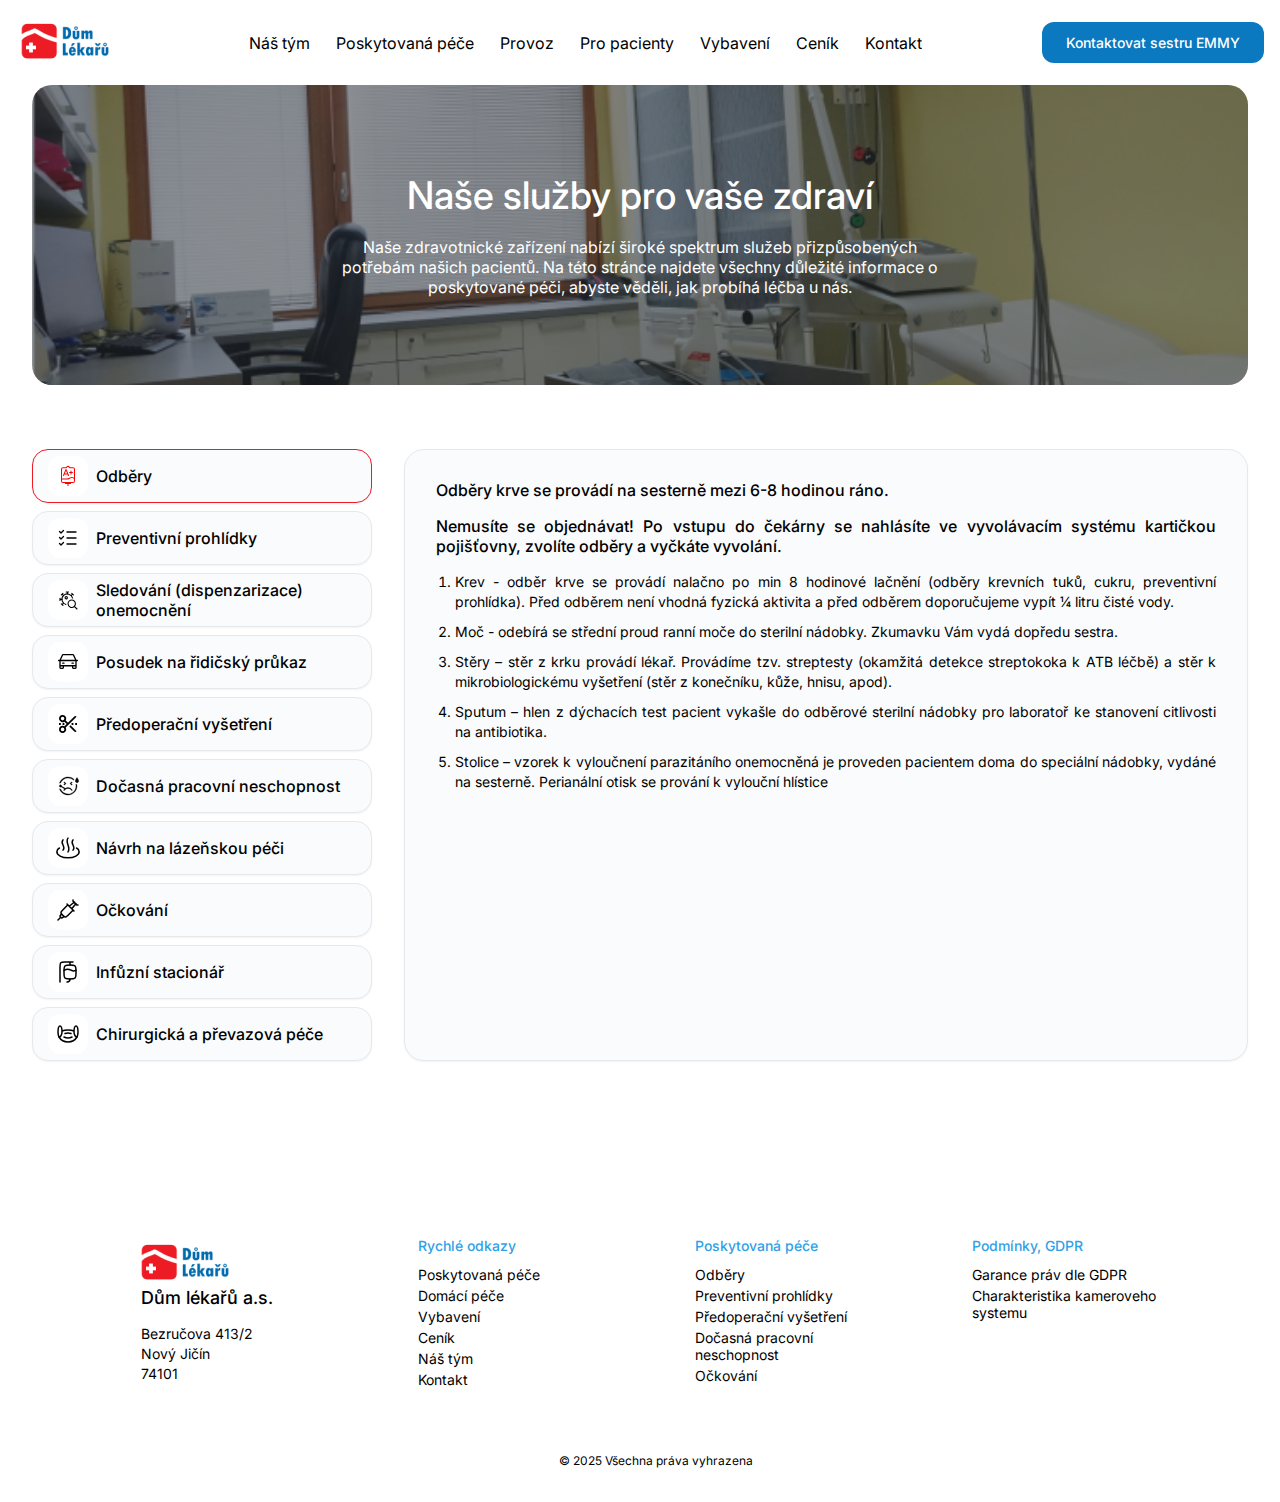
<file: poskytovana-pece.html>
<!DOCTYPE html>
<html>

	<head>
		<meta charset="utf-8">
		<meta name="viewport" content="initial-scale=1, width=device-width">
		<link rel="stylesheet" href="assets/css/root.css">
		<link rel="stylesheet"
			href="assets/css/dum-lekaru-poskytovana-pece.62f03d40.css">
		<link rel="stylesheet" href="assets/css/shared.css">
		<link rel="stylesheet"
			href="https://cdnjs.cloudflare.com/ajax/libs/font-awesome/4.7.0/css/font-awesome.min.css">
		<link rel="stylesheet"
			href="https://fonts.googleapis.com/css2?family=Inter:ital,wght@0,300;0,400;0,500;0,600;1,400&display=swap">
		<title>Poskytovaná péče - Naše služby | Dům Lékařů</title>
		<meta name="description"
			content="Naše zdravotnické zařízení nabízí široké spektrum služeb přizpůsobených potřebám našich pacientů. Na této stránce najdete všechny důležité informace o poskytované péči, abyste věděli, jak probíhá léčba u nás.">
		<script src="assets/js/shared.js"></script>
	</head>

	<body>
		<div class="main-page-content">
			<header class="low-fi-page-header" w3-include-html="header.html"></header>
			<section class="subpage-intro">
				<div class="background-overlay"> <img class="background-icon2" alt
						src="assets/img/ekg-pracoviste-a-spirometrie@2x.f05d3789.png">
					<div class="overlay2"></div>
					<h1>Naše služby pro vaše zdraví</h1>
					<p> Naše zdravotnické zařízení nabízí široké spektrum služeb
						přizpůsobených potřebám našich pacientů. Na této stránce najdete všechny
						důležité informace o
						poskytované péči, abyste věděli, jak probíhá léčba u nás.
					</p>
				</div>
			</section>
			<section class="services">
				<div class="services-list">
					<div class="tabs">
						<div class="tab" onclick="openTab(event, 'Odbery')" id="defaultOpen">
							<div class="service-list-icon-container"> <img
									class="service-feature-icon"
									loading="lazy" alt
									src="assets/img/odbery.svg">
							</div>
							<div class="service-descriptions">
								Odběry
							</div>
						</div>
						<div class="tab" onclick="openTab(event, 'Prohlidky')">
							<div class="service-list-icon-container"> <img
									class="service-feature-icon"
									loading="lazy" alt
									src="assets/img/prohlidky.svg"> </div>
							<div class="service-descriptions">
								Preventivní prohlídky
							</div>
						</div>
						<div class="tab" onclick="openTab(event, 'Sledovani')">
							<div class="service-list-icon-container"> <img
									class="service-feature-icon" loading="lazy" alt
									src="assets/img/onemocneni.svg"> </div>
							<div class="service-descriptions">
								Sledování (dispenzarizace) onemocnění
							</div>
						</div>
						<div class="tab" onclick="openTab(event, 'Posudek')">
							<div class="service-list-icon-container"> <img
									class="service-feature-icon"
									loading="lazy" alt
									src="assets/img/posudek.svg"> </div>
							<div class="service-descriptions">
								Posudek na řidičský průkaz
							</div>
						</div>
						<div class="tab" onclick="openTab(event, 'Predoperacni')">
							<div class="service-list-icon-container"> <img
									class="service-feature-icon"
									loading="lazy" alt
									src="assets/img/vysetreni.svg"> </div>
							<div class="service-descriptions">
								Předoperační vyšetření
							</div>
						</div>
						<div class="tab" onclick="openTab(event, 'Neschopnost')">
							<div class="service-list-icon-container"> <img
									class="service-feature-icon" loading="lazy" alt
									src="assets/img/neshcopnost.svg"> </div>
							<div class="service-descriptions">
								Dočasná pracovní neschopnost
							</div>
						</div>
						<div class="tab" onclick="openTab(event, 'Lazne')">
							<div class="service-list-icon-container"> <img
									class="service-feature-icon"
									loading="lazy" alt
									src="assets/img/lazne.svg"> </div>
							<div class="service-descriptions">
								Návrh na lázeňskou péči
							</div>
						</div>
						<div class="tab" onclick="openTab(event, 'Ockovani')">
							<div class="service-list-icon-container"> <img
									class="service-feature-icon"
									alt
									src="assets/img/ockovani.svg"> </div>
							<div class="service-descriptions">
								Očkování
							</div>
						</div>
						<div class="tab" onclick="openTab(event, 'Infuze')">
							<div class="service-list-icon-container"> <img
									class="service-feature-icon"
									loading="lazy" alt
									src="assets/img/stacionar.svg"> </div>
							<div class="service-descriptions">
								Infůzní stacionář
							</div>
						</div>
						<div class="tab" onclick="openTab(event, 'Chirurgie')">
							<div class="service-list-icon-container"> <img
									class="service-feature-icon" alt
									src="assets/img/chirurgie.svg">
							</div>
							<div class="service-descriptions">
								Chirurgická a převazová péče
							</div>
						</div>
					</div>
					<div class="tabcontent" id="Odbery">
						<p class="bold">Odběry krve se provádí na sesterně mezi 6-8 hodinou ráno.</p>
						<p class="bold">Nemusíte se objednávat! Po vstupu do čekárny se nahlásíte ve vyvolávacím systému kartičkou pojišťovny, zvolíte odběry a vyčkáte vyvolání.</p>					
						<div class="prohlen-idie-ke-container">
							<ol class="prohlen-idie-ke-sv-zdrav">
								<li class="prohlen-idie-ke">
									Krev - odběr krve se provádí nalačno po min 8 hodinové lačnění (odběry krevních tuků, cukru, preventivní prohlídka). Před odběrem není vhodná fyzická aktivita a před odběrem doporučujeme vypít ¼ litru čisté vody. 
								</li>
								<li class="lkask-prohldky-se">
									Moč - odebírá se střední proud ranní moče do sterilní nádobky. Zkumavku Vám vydá dopředu sestra. 
								</li>
								<li class="lkask-prohldky-se">
									Stěry – stěr z krku provádí lékař.  Provádíme tzv. streptesty (okamžitá detekce streptokoka k ATB léčbě) a stěr k mikrobiologickému vyšetření (stěr z konečníku, kůže, hnisu, apod).
								</li>
								<li class="lkask-prohldky-se">
									Sputum – hlen z dýchacích test pacient vykašle do odběrové sterilní nádobky pro laboratoř ke stanovení citlivosti na antibiotika.
								</li>
								<li class="lkask-prohldky-se">
									Stolice – vzorek k vyloučnení parazitáního onemocněná je proveden pacientem doma do speciální nádobky, vydáné na sesterně. Perianální otisk se prování k vylouční hlístice
								</li>
							</ol>
						</div>
					</div>
					<div class="tabcontent" id="Prohlidky">
						<p class="bold">Smyslem preventivních prohlídek je předcházení onemocnění a jejich diagnostika, kdy Vám nezpůsobují žádné obtíže.</p>
						<p>Prohlídkou pravidelné zjišťujeme a hodnotíme Váš zdravotní stav, doporučujeme preventivní opatření k udržení zdraví do vysokého věku. Rozsah, frekvence a poskytovatelé zdravotních služeb, kteří provádějí preventivní prohlídky, jsou uvedeny ve vyhlášce č. 70/2012 Sb., o preventivních prohlídkách. Všeobecný praktický lékař provádí tzv. všeobecné preventivní prohlídky 1× za 2 roky, nejdříve po uplynutí 23 měsíců po poslední. Prohlídka je plně hrazena zdravotní pojišťovnou.</p>
						<p>Na možnost absolvování hrazené preventivní prohlídky jste upozornění automaticky mailem. Objednáte se prostřednictvím portálu sestru EMMY anebo na recepci. Před termínem vyšetření je nutné bez objednání přijít lačný k odběru krve a moče nalačno mezi 6-8 hodinou ráno min 2 dny předem.</p>
						<p class="bold">Rozsah preventivní prohlídky všeobecného praktického lékaře:</p>
						<div class="prohlen-idie-ke-container">
							<ol class="prohlen-idie-ke-sv-zdrav">
								<li class="prohlen-idie-ke">
									Odběr krve k vyšetření cholesterolu (ve 30, 40, 50 a 60 letech), glykémie (od 40 let á 2 roky).  Další testy v závislosti na současné léčbě, zdravotních obtížích a riziku nemoci.
								</li>
								<li class="lkask-prohldky-se">
									Vyšetření ranní moče chemicky z odběrové zkumavky v množství cca 50 ml.
								</li>
								<li class="lkask-prohldky-se">
									Natočení EKG (od 40 let á 4 roky).
								</li>
								<li class="lkask-prohldky-se">
									Orientační vyšetření smyslů (zraku, sluchu) se stanovením výšky a váhy se provádí na sesterně. 
								</li>
								<li class="lkask-prohldky-se">
									Vyšetření lékařem v naší ordinaci začínáme pohovorem o zdravotním stavu (bio-psycho-sociální zdraví), aktualizujeme zdravotní dokumentaci (při léčbě specialisty, přinesete poslední lékařské zprávy), zkontrolujeme stav očkování a naplánujeme screeningové vyšetření. Následuje celkové fyzikální vyšetření (pohledem, pohmatem, poslechem, poklepem). Na závěr prohlídky jsou zhodnoceny výsledky a dáno doporučení k udržení plného zdraví.
								</li>
								<li class="lkask-prohldky-se">
									Screening (metody vyhledávání nemoci, které nezpůsobují žádné obtíže):
									<ul class="prohlen-idie-ke-sv-zdrav">
										<li class="lkask-prohldky-se">
											<b>Nádory tlustého střeva</b> - od 50 do 55 let – test na skryté krvácení ve stolici (i-TOKS) výsledek je znán přímo v ordinaci 1× za rok, od 55 let se pacient(ka) může rozhodnout, kterou variantu screeningu podstoupí (i-TOKS (viz výše) 1× za 2 roky nebo koloskopické vyšetření)
										</li>
										<li class="lkask-prohldky-se">
											<b>Nádory prsu u žen</b> - mamografie je hrazena zdravotní pojišťovnou od 45 let 1× za 2 roky. Vyšetření provádí akreditované screeningové centrum AGEL Diagnostické centrum Nový Jičín.
										</li>
										<li class="lkask-prohldky-se">
											<b>Nádory prostaty</b> – odběr specifické bílkoviny v krvi (PSA) ve věku mezi 50-70 lety
										</li>
										<li class="lkask-prohldky-se">
											<b>Nádory plic</b> – kuřáci, kteří splňující kritéria, jsou mezi 55-75 lety odeslání na specializované plicní vyšetření 
										</li>
										<li class="lkask-prohldky-se">
											<b>Screening stařecké demence</b> u pacientů ve věku 65-80 let 
										</li>
										<li class="lkask-prohldky-se">
											<b>Screening  osteoporózy</b> u pacientů v riziku - odeslání na měření kostní hustoty (denzitometrii).
									</ul>
								</li>
							</ol>
						</div>
						<p>
							Pacientům vyžadující dřívější vyšetření společně s podrobnějším laboratorního vyšetření nabízíme možnost absolvovat prohlídku za přímou úhradu (viz. ceník). Laboratorní vyšetření je hrazeno zvlášť přímou fakturací spolupracující laboratoří SPADIA. 
						</p>
					</div>
					<div class="tabcontent" id="Sledovani">
						<p class="bold">Sledování (dispenzarizace) onemocnění</p>

						<p>Dispenzarizace je odborná lékařská péče, jejímž účelem je systematické dlouhodobé sledování stavu pacienta ohroženého nebo trpícího nemocí, s cílem předcházení zdravotním komplikacím. Nemoci určené k dispenzarizaci jsou stanoveny podle § 120 zákona č. 372/2011 Sb. Prohlídky jsou provedeny nejméně 1x ročně. Mezi nejčastější nemoci sledované v ambulanci praktického lékaře patří cukrovka, vysoký tlak, vysoký cholesterol, nedostatečná funkce štítné žlázy, obezita, dna, chudokrevnost, poruchou funkce ledvin apod. Na dispenzární prohlídku se objednáte prostřednictvím portálu sestra EMMY anebo na recepci.</p>
						
						<p class="bold">Prediabetes</p>
						<p>Prediabetes předchází rozvoji cukrovky (DM) a je definován zvýšenou hladinou cukru nalačno v krvi v rozmezí 5,6-6,9 mmol/l. Diagnostika může být také provedena tolerančního testu cukru v laboratoři. Prediabetes představuje zvýšené riziko kardiovaskulárních onemocnění, a stejně jako DM je spojen s vyššími riziky onkologických nemocí. U jedince s prediabetem se obvykle vyskytuji další interní nemoci metabolického syndromu (vysoký tlak, zvýšené množství tuků v krvi, obezita). Jedná se o možný reverzibilní stav a jeho léčba je proto velmi důležitá.  Základem terapie je úprava životního režimu a redukce váhy.  Hladina cukru je Vám kontrolována při každé preventivní prohlídce.</p>
						<p>Dispenzarizace se provádí 2x ročně. Před každou prohlídkou je Vám odebrána krev a stanovena váha a obvod pasu.  Jednou ročně Vám provedeme celkové interní a neurologické vyšetření společně s EKG a kontrolou citlivosti chodidel ladičkou k vyloučení neuropatie.</p>
						
						<p class="bold">Diabetes</p>
						<p>Diabetes mellitus (DM, úplavice cukrová, cukrovka) je metabolické onemocnění, jehož hlavním projevem je zvýšená hladina cukru v krvi spojená s poruchou funkce hormonu slinivky břišní tzv. insulinu.  Cukrovka je nebezpečná svými komplikacemi, které postihují zejména ledviny, zrak a nervou soustavu (zejména dolní končetiny).  Vzhledem k dlouhodobě nepřítomným obtížím je časná diagnostika a léčba důležitá. V ČR má nemoc každý desátý a počet stále stoupá. Stav představuje zvýšené riziko infarktu a mozkové příhody a je spojen s vyšším rizikem výskytu onkologických onemocnění.</p>
						<p>Onemocnění se projevuje hladinou cukru nalačno nad 7 mmol/l nebo při náhodném odběru nad 11 mmol/l. Hladina cukru je Vám kontrolována při každé preventivní prohlídce. Praktický lékař dává důraz na dietní a režimová opatření. Praktický lékař Vám může předepsat několik základních léků na cukrovku.  Pokud léčba není dostačující jste předáni do péče specialisty diabetologa.</p> 
						<p>Pacienti s diabetem jsou v naší ambulanci sledování až 4x ročně. Před každou prohlídkou je Vám odebrána krev a jednou ročně moč.  Sestry Vás zváží a změří Vám obvod pasu. Jednou ročně provedeme celkové interní a neurologické vyšetření společně s EKG a kontrolou tlaku a citlivosti dolních končetin k vyloučení ischemické choroby dolních končetin a neuropatie.</p>
						
						<p class="bold">Vysoký tlak</p>
						<p>Vysoký tlak neboli hypertenze je nejčastějším onemocněním kardiovaskulárního systému a hlavní rizikovým faktorem ischemické choroby srdeční (infarktu srdce), mozkové mrtvice, srdečního selhání, onemocnění ledvin a demence. Vysoký tlak je hlavní příčinou úmrtí lidí v globálním měřítku a trpí jím až 40% osob ve věku 25-64let. Počet nemocných stoupá.  Krevní tlak je pravidelně kontrolován téměř při každé návštěvě u praktického lékaře. Optimální tlak je 120/80 mmHg a tolerance hodnot je závislá na věku a přidružených nemocech.  Změřte si příležitostně Váš tlak i mimo ordinaci (viz. Doporučené postup domácího měření).</p>
						<p>Pacienti s vysokým tlakem jsou v naší ambulanci sledování 1-4x ročně v závislosti na Vašem kardiovaskulárním riziku a kompenzaci tlaku. Jednou ročně provedeme celkové interní a neurologické vyšetření společně s EKG a krevními odběry.  U těžších stavu je v pravidelném intervalu provedeno ultrazvukové vyšetření srdce (echokardiografie) kardiologem a měření tlaků krve dolních končetin k vyloučení ischemické choroby.</p>
						
						<p class="bold">Dyslipidémie (zvýšený obsah tuků v krvi)</p>
						<p>Dyslipidémie představují jeden z nejvýznamnějších rizikových faktorů aterosklerózy společně s cukrovkou, vysokým tlakem a kouřením.  Tukové částice (LDL) způsobují zánět a zúžení cév, které zásobují krví životně důležité orgány. Mezi nejobávanější komplikace patří srdeční infarkt, cévní mozková příhoda a ischemická choroba dolních končetin.</p> 
						<p>V rámci preventivních prohlídek jsou Vám v pravidelných intervalech kontrolovány hladiny tuků v krvi (lipidogram).  Společně s výsledky lipidogramu, hodnotou vysokého tlaku, věku a výrazného rizikového faktoru kouření je Vám vypočteno kardiovaskulární riziko rozvoje infarktu nebo mozkové mrtvice.  Následně jsou Vám doporučeny preventivní a léčebná opatření (léky).</p>
						<p>Pacienti s vysokým cholesterolem jsou v naší ambulanci sledování min 1x ročně v závislosti na kardiovaskulárním riziku a kompenzaci.</p>
						
						<p class="bold">Osteoporóza (tichý zloděj kostí)</p>
						<p>Osteoporóza je chronické onemocnění, charakterizované úbytkem kostní hmoty s rizikem zlomenin. Zlomeniny se nejčastěji vyskytují u kyčelního kloubu, v oblasti zápěstí a páteře. Stav je nejčastěji způsoben nedostatkem vápníku, vitaminu D, pohlavních (zejména ženských) hormonů a nedostatkem fyzická zátěže.  Rizikové jsou zejména ženy po menopauze, osoby s nízkou tělesnou váhou a malou fyzickou aktivitou, kuřáci a konzumenti alkohol, lidé s nesnášenlivostí mléčných výrobků a některými léky (glukokortikoidy). V rámci preventivní prohlídky jste pravidelně zvážení a změření, jsou Vám analyzována rizika možné nemoci, u žen nad 50 a mužů nad 60 let je automaticky spočítáno riziko osteoporózy (FRAX skóre). Následně jste odesláni na rentgenologické vyšetření, tzv. denzitometrii. Při potvrzení osteoporózy vede praktický lékař základní diferenciální diagnostiku nemoci a také základní léčbu (suplementace vápníku, vitaminu D, léčba bisfosfonáty).</p>
						
						<p class="bold">Hypothyreosa (nedostatečná funkce štítné žlázy)						
						<p>Štítná žláza je orgán motýlovitého tvaru umístěný v přední části krku. Žláza produkuje hormony, ovlivňující rychlost látkové výměny organismu, spotřebu kyslíku, růst a vývoj zejména nervové soustavy v dětství.  Praktický lékař diagnostikuje základní poruchy štítné žlázy ve smyslu její nedostatečné produkce hormonů (hypothyreosy) anebo zvýšené produkce (hyperthyreosy). Snížená funkce se projevuje únavou, spavostí, zimomřivostí a sklonem k depresivním stavům. Do kompetence praktického lékaře patří léčba a dispenzarizace nedostatečné funkce. Štítná žláza je kontrolována v rámci preventivních prohlídek zejména u žen v produktivním věku a ve stáří.</p>
						
						<p class="bold">Hyperurikémie (zvýšené množství kyseliny močové)</p>
						<p>Kyselina močová je konečným produktem metabolismu dusíkatých produktů organismu (purinů). Její koncentrace v krvi závisí na jejím příjmu v potravě, intenzitě její tvorby a vylučování. Při zvýšeném množství v krvi hovoříme o hyperurikémii. Ta může vést k ukládání krystalů v kloubech se vznikem dny. Dna patří mezi zánětlivá revmatické onemocnění.  Do kompetence praktického lékaře patří jak diagnostika, tak léčba a dispenzarizace tohoto onemocnění.</p>
						
					</div>
					<div class="tabcontent" data-scroll-to="rowContainer" id="Posudek">
						<div class="subtitle-wrapper1">
							<div class="doporuujeme-se-objednat"> Doporučujeme se objednat s časovým
								předstihem přes portál
								EMMY anebo na recepci. </div> <button class="horizontal-container15">
								<div class="low-fi-button6">
									<div class="kontaktovat-sestru-emmy5"> Kontaktovat sestru EMMY </div>
								</div>
							</button>
						</div>
						<div class="posudek-se-vydv"> Posudek se vydává se na základě zhodnocení:
						</div>
						<div class="prohlen-idie-ke-container">
							<ul class="prohlen-idie-ke-sv-zdrav">
								<li class="prohlen-idie-ke"> Prohlášení řidiče ke své zdravotní
									způsobilosti k řízení
									motorových vozidel – tento formulář dostanete v naší ordinaci před
									vyšetření anebo je
									možné jej stáhnout na naších internetových stránkách </li>
								<li class="lkask-prohldky-se"> Lékařské prohlídky se zaměřením na
									celkový zdravotní stav a
									zejména nemoci vylučující řízení – vyšetřen zahrnuje orientační
									vyšetření zraku, sluchu
									a barvocitu. Lékař provádí orientační neurologické a interní vyšetření.
									U osob nad 65
									let se vyšetření zahrnuje test mentálního stavu, orientační test
									schopnosti reaktivity a
									také zdatnosti seniora. Selektivně se vyžaduje dopravně psychologické
									vyšetření. </li>
								<li> Výsledků odborných nálezů pokud je pacient v soustavné péči pro
									nemoc, která vylučuje
									nebo podmiňuje zdravotní způsobilost řízení (zprávy psychiatra,
									neurologa, kardiologa,
									diabetologa včetně oční zprávy). Důrazně doporučujeme přinést aktuální
									nálezy
									specialistů. </li>
							</ul>
						</div>
						<div class="live-wrapper2">
							<div class="certificate-dividers"></div>
						</div>
						<div class="k-vyeten-a-vystaven"> K vyšetření a vystavení posudku doneste:
						</div>
						<div class="platn-obansk-a-container">
							<ul class="platn-obansk-a-idisk-pr">
								<li class="platn-obansk-a"> Platný občanský a řidičský průkaz </li>
								<li class="korekci-zraku-brle"> Korekci zraku (brýle, kontaktní čočky)
								</li>
								<li class="vyplnnm-prohlen-idie"> Vyplněným prohlášení řidiče o svém
									zdravotním stavu </li>
								<li> Aktuální nálezy odborných lékařů (zejména psychiatr, neurolog,
									kardiolog, diabetolog,
									oční) </li>
							</ul>
						</div>
						<div class="live-wrapper3">
							<div class="live-wrapper-item"></div>
						</div>
						<div class="kdo-mus-podstupovat"> Kdo musí podstupovat pravidelné
							prohlídky? </div>
						<div class="dritel-idiskho-oprvnn-container">
							<ul class="dritel-idiskho-oprvnn-s">
								<li class="dritel-idiskho-oprvnn"> Držitel řidičského oprávnění skupiny
									1 (AM, A1, A2, A,
									B1, B a B+E) nejdříve 6 měsíců před 65 rokem a poté v 68 let. Od 68 let
									se posudek
									vyžaduje co 2 roky. </li>
								<li> Řidiči profesionálové a řidiči nákladní dopravy skupiny 2 (C1,
									C1+E, C, C+E, D+, D1+E).
									Frekvence se vyžaduje dle aktuálně platné legislativy včetně
									psychologického vyšetření
									(zákon č. 361/2000 sb. o provozu na pozemních komunikacích a o změnách
									některých zákonů
									(zákon o silničním provozu) </li>
							</ul>
						</div>
						<div class="live-wrapper4">
							<div class="live-wrapper-inner"></div>
						</div>
						<div class="posudek-k-zen-motorovch-container"> Posudek k řízení
							motorových vozidel není hrazen ze
							zdravotního pojištění (viz. <a href="cenik.html"
								class="aktuln-platn-cenk">aktuální
								platný ceník</a>) </div>
						<div class="row5">
							<div class="dokumenty-ke-staen">Dokumenty ke stažení</div>
							<div class="download-items">
								<div class="download-item-containers">
									<div class="download-icon-containers"> <img
											class="material-symbolsdownload-icon"
											loading="lazy" alt
											src="assets/img/materialsymbolsdownload.e2828e58.svg"> </div>
									<div class="prohlen-posuzovan-osoby"> Prohlášení posuzované osoby ke
										své zdravotní
										způsobilosti – řízení motorových vozidel </div>
								</div>
								<div class="download-item-containers1">
									<div class="material-symbolsdownload-wrapper"> <img
											class="material-symbolsdownload-icon1" alt
											src="assets/img/materialsymbolsdownload.e2828e58.svg"> </div>
									<div class="dost-o-posouzen"> Žádost o posouzení zdravotní způsobilosti
										k řízení </div>
								</div>
							</div>
						</div>
					</div>
					<div class="tabcontent" id="Predoperacni">
						<p class="bold">Cílem předoperačního vyšetření je odborně posoudit Váš zdravotního stavu ve vztahu k plánované operaci a upozornit na možné rizika či komplikace.</p>
						<p>Každou operaci indikuje specialista z chirurgických oborů (chirurg, specializovaný chirurg, urolog, ortoped). Ten vystaví žádanku na předoperační vyšetření. Tato žádanky by měla obsahovat operační diagnózu, charakter operačního zákroku a termín operace. Na předoperační vyšetření se objednejte prostřednictvím portálu sestry Emmy anebo na recepci. </p>
						<p>Rozsah doporučených doplňujících vyšetřeních (EKG, RTG S + P) je proveden dle doporučených postupů (dostupné na www.ipvz.cz/vzdelavaci-akce/dokumenty/11088-2017-2018-doporuceny-postup-interniho-predoperacniho-vysetreni-mz-pdf ). Platnost předoperačního vyšetření je 4 týdny. Předoperační vyšetření provádí praktický lékař nebo internista. Pokud vyšetření provádí internista, provádí jej společně s odběrem krve. Vyšetření či odběry mimo rozsah stanovených v doporučení provádí specialista. </p>

					</div>
					<div class="tabcontent" id="Neschopnost">
						<p class="bold">Pracovní neschopnost (e-neschopenku) vystavuje jakýkoliv lékař (praktický lékař, specialista, stomatolog), který zjistí a léči nemoc omezující schopnost pracovat. </p>
						<p>Zákonem danou povinnost nelze delegovat na praktického lékaře od jiného specialisty. Praktický lékař vydává a vede pracovní neschopnost pouze na jemu kompetentní onemocnění. Z této povinnosti jsou vyňata zařízení záchranné a pohotovostní služby (LSPP). </p>
						<p>Pokud Vám byla vystavena DPN, máte dle zákoníku práce povinnost toto neprodleně nahlásit Vašemu zaměstnavateli (mailem, telefonicky, osobně). Stejným způsobem budete informovat zaměstnavatele po kontrole zdravotního stavu o trvání DPN. Lékař Vám předá průkaz (list) dočasně práce neschopného pojištěnce. Do průkazu Vám vyznačuje termín další kontroly event. potvrzení o jejím trvání a také ukončení. Všechny ostatní dokumenty se zasílají sociální správě automaticky a to včetně tzv. lístku na peníze.  </p>
						<p>Během pracovní neschopnosti může lékař rozhodnout o možnosti vycházek na základě Vašeho zdravotního stavu. Vycházky jsou možné mezi 7-19 hodinou s maximální dobou 6 hodin/den a to nejdříve od 3. dne trvání. Pacient v době mimo vycházek musí být na uvedené adrese (výjimkou je návštěva u lékaře na ošetření). Kontroly se provádějí pravidelně během celého týdne. Zákonem není stanovaný čas, ve kterém může kontrola přijít. Porušení režimu dočasně práceneschopného pojištěnce může vést ke zkrácení nebo odejmutí nemocenských dávek.</p>
						<p>Lékař má po 180 dnech trvání dočasné pracovní neschopnosti povinnost ukončit pracovní neschopnost, pokud je Vás zdravotní stav stabilizovaný (tudíž nemusíte být plně vyléčen/a).</p>
						<p>Pokud ošetřující lékař po uplynutí 180 dnů DPN vyšetřením zjistí, že zdravotní stav pojištěnce je stabilizovaný a je předpoklad, že již nebude moci vykonávat dosavadní pracovní činnost, dočasnou pracovní neschopnost ukončí 30. kalendářním dnem po tomto zjištění.  Zaměstnavatel je povinen neprodleně zajistit lékařskou prohlídku u svého smluvního lékaře, který vystaví Posudek o zdravotní způsobilosti nebo nezpůsobilosti dočasně práce neschopného pojištěnce vykonávat dosavadní pracovní činnost.</p>

					</div>
					<div class="tabcontent" id="Lazne">
						<p class="bold">Dle platné legislativy (zákon č. 48/1997 Sb., ve znění zákona č. 1/2015 Sb. a vyhláška č. 2/2015 Sb.) vypisuje žádost o léčebně lázeňskou péči (hrazenou pojišťovnou) navrhující lékař, specialista.</p>
						<p>V případě nutnosti doplňujících informací o Vašem zdravotním stavu žádá revizní lékař dané pojišťovny o součinnost všeobecného praktického lékaře. U osob starších 70 let věku je nutné vyšetření internistou nebo geriatrem. K tomuto vyšetřením Vám vypíše žádanku navrhující lékař.  Návrh na příspěvkové lázeňskou péči vypisuje praktický lékař za úhradu (viz. ceník).</p>
					</div>
					<div class="tabcontent" id="Ockovani">
						<p class="bold">Očkování je lékařský zákrok, při kterém se do zdravého organismus záměrně aplikuje oslabená část viru nebo mikrobu.  Cílem tohoto zákroku je stimulovat zdravý organismus k vytvoření imunitní paměťové stopy. Očkování chrání před závažným průběhem nemoci. Náš zkušený kolektiv lékařů plně podporuje očkovací programy. U očkování, které není hrazeno ze zdravotního pojištění si zkontrolujte příspěvek Vaší pojišťovny. Cenu nehrazených vakcín účtujeme dle aktuálně platného ceníku distributora (https://www.ockovacicentrum.cz/cz/cenik).</p>
						<p>K ceně vakcíny se doplácí poplatek za aplikaci, naskladnění a objednání (viz. ceník).</p> 
						<p>Očkujeme pouze vakcíny od našeho distributora a námi uskladněné! Svůj požadavek na typ očkování zadejte přes sestru EMMY anebo na recepci. Pokud žádáte očkování před cestou do zdravotně rizikových a epidemiologicky obtížných oblastí, je lépe kontaktovat ambulanci cestovní medicíny FN Ostrava. </p>


						<p class="bold">V ordinaci očkujeme proti těmto nemocem:</p>
						<p class="bold">Tetanus (Tetavax)</p>
						<p>Tetanus je onemocnění způsobené toxiny baktérie Clostridium tetani. K nákaze může dojít při jakémkoliv poranění kůže a kontaktem s okolím. Děti jsou povinně očkovány pediatrem, praktický lékař v dospělosti očkování kontroluje a přeočkovává. Přeočkování u dospělých pacientů se provádí vždy po 10-15 letech (do 60 let věku 1 x 15 let, nad 60 let 1 x 10 let). Při krvavém poranění se přeočkuje, pokud od data očkování uplynulo více jak 5 let. Vakcína je k dispozici přímo v ordinaci a je hrazena pojišťovnou.</p>
						<p class="bold">Chřipka (Vaxigrip tetra, Effluelda)</p>
						Chřipka je závažné virové respirační onemocnění. Očkuje se každoročně, vakcínou podle typu očekávaného původce viru. Nejohroženější skupinou jsou senioři nad 65 let a pacienti se závažnými nemoci jako cukrovkou, onemocněním plic, srdce, ledvin a imunitního systému. Očkováni se zahajuje většinou září a říjnu a obvykle se provádí do ledna. U pacientů s vybranými chorobami a nad 65 let vakcínu hradí pojišťovny. Ostatní klienti, kteří mají zájem o očkování, si vakcínu hradí jako samoplátci. Vakcína je každý rok k dispozici přímo v ordinaci. 
						<p class="bold">Černý kašel (Adacel)</p>
						Černý kašel je vysoce infekční respirační bakteriální onemocnění. Očkuje se kombinovanou vakcínou proti společně s tetanem a záškrtem.  Doporučuje se aplikace posilující dávky proti černému kašli minimálně jednou v dospělosti všem jedincům do 65 let věku a také v graviditě s cílem chránit matku i dítě.  Očkování však není hrazeno ze zdravotního pojištění a je na objednávku.
						<p class="bold">Pneumokok (Prevenar 20, Pneumovax 23)</p>
						Pneumokok je baktérie, která způsobuje závažná onemocnění jako zápal plic a zánět mozkových blan. U dětí se infekce často projeví jako zánět středního ucha. Pneumokoková infekce má zpravidla závažnější průběh u rizikových skupin u seniorů a pacientů s chronickým onemocněními (choroby srdce, plic, cukrovka, imunosupresivní léčba, kuřáci).  Infekce se šíří vzduchem.  Jelikož se pneumokok vyskytuje v několika podtypech, máme k dispozici několik očkovacích látek. Vakcína je hrazena pojištěncům nad 65 let věku. 
						<p class="bold">Klíšťová meningoencefalitida (FSME-IMMUN)</p>
						Klíšťová encefalitida je infekční virové onemocnění, které je přenášeno klíšťaty. Neexistuje na něj léčba jako např. u boreliózy (ATB). Nemoc se projevuje obdobnými příznaky jako chřipka. Následně poškozuje nervové struktury mozku a mozkových blan. Základní vakcína FSME-IMMUN se podává ve třech dávkách. Po úvodní dávce se podává 2.dávka za 1-3 měsíce, třetí dávka se aplikuje za 5-12 měsíců podruhé dávce. Ochranný účinek trvá 3–5 let, pak je nutné přeočkování. Očkovací látka je hrazena pojišťovnami u pacientů nad 50 let a vakcína je přímo k dispozici přímo v ordinaci. 
						<p class="bold">Plané neštovice (Varilrix)</p>
						Plané neštovice jsou vysoce nakažlivě virové onemocnění postihující zejména děti (virus herpes zoster). Virus se přenáší dýchacími cestami a bližším kontaktem s nemocným. Po úvodní fázi nemoci (zvýšená teplota, únava) dochází k výsevu četných svědivých pupínků na celém těle.  Virus je nebezpečný zejména na počátku těhotenství. O očkování by se měly zajímat potencionální matky, ale také osoby s poruchou imunity, které nemoc dosud neprodělaly. Očkování není hrazeno ze zdravotního pojištění a je na objednávku.
						
						<p class="bold">Pásový opar (Shingrix)</p>
						Pásový opar je velmi bolestivé infekční virové onemocnění, které postihuje zejména starší jedince nebo osoby s poruchou imunity. Původcem nemoci je virus herpes zoster, který se reaktivuje při oslabení imunity v rámci celoživotního nosičství po prodělání planých neštovic. Onemocnění se projeví výsevem jednostranných puchýřku v průběhu nervů hrudníku, bedrech nebo obličeji. Očkování není hrazeno ze zdravotního pojištění a je na objednávku.
						<p class="bold">RS Virus  (Abrysvo, Arexvy)</p>
						Respirační syncitiální virus (RSV) je respirační virus, který se velmi rychle a snadno šíři kapénkovou infekcí a přímým kontaktem. Může způsobit závažné onemocnění plic i jiných orgánů. Rizikoví jsou senioři a osoby s poruchou imunity. Léčba je většinou symptomatická.  Očkování není hrazeno ze zdravotního pojištění a je na objednávku.
						<p class="bold">Žloutenka typu A (Havrix, Twinrix)</p>
						Žloutenka typu A (nemoc špinavých rukou) je virové onemocnění postihující játra. Vyskytuje se na celém světě, zejména v zemích s nízkým hygienickým standardem. V České republice se může vyskytnou v menších epidemiích. Očkování se provádí ve dvou dávkách za úhradu (vakcína Havrix). Lze také provést očkování společně se žloutenkou typu B (Twinrix). Očkování není hrazeno ze zdravotního pojištění a je na objednávku.
						<p class="bold">Žloutenka typu B (Engerix, Twinrix)</p>
						Žloutenka typu B je virové onemocnění postihující játra. Šíří se kontaktem s krví nebo jinými tělními tekutinami s infikovanou osobou. Očkování se provádí ve třech dávkách za úhradu samostatnou vakcínou (Engerix) anebo společnou vakcínou se žloutenkou typu A (Twinrix). Očkování se v dospělosti provádí za úhradu, v dětství je hrazeno pojišťovnou. 
						<p class="bold">HPV infekce (anogenitální bradavice) (Gardasil)</p>
						Anogenitální bradavice (kondylomata) jsou způsobeny HPV virem. Jedná se o měkké výstupky na kůži a sliznici v genitální oblasti.  Bradavice postihují ve stejné míře ženy i muže a k přenosu dochází mezi partnery kontaktem.  Některé podtypy HPV viru způsobují rozvoj rakoviny (rakovina děložního čípku). Očkování je účinnou prevencí před nákazou či komplikacemi nemoci v každém věku (Cervarix, Gardasil 9). Očkování není hrazeno ze zdravotního pojištění a je na objednávku.
						<p class="bold">Meningokok</p>
						Meningokokové infekce jsou závažná bakteriální onemocnění, způsobující zánět mozkových blan nebo celkového hořečnaté onemocnění, otravu organismu a smrt. Nemoc má velmi často dramatický rychlý průběh a rizikoví jsou zejména mladší pacienti.  K infekci dojde kapénkami při blízkém kontaktu s nemocných nebo bacilonosičem. Existuje 13 typů bakterie meningokoka, proti nejrozšířenějším typům (A,B,C,W135, Y) byly vyvinuty účinné vakcíny. V České republice dominuje meningokok typu B. Od roku 2020 je součástí pravidelného očkovacího dětí. Od roku 2014 je v ČR k dispozici vakcína proti nejčastějšímu meningokoku skupiny B (BEXSERO). Pro cestovatele jsou pak nejvhodnější vícevalentní vakcíny (např. Nimentrix).
						<p class="bold">Břišní tyfus</p>
						Břišní tyfus je život ohrožující infekční hořečnatě průjmovité onemocnění vyskytující se především v zemích s nízkým hygienickým standardem.  Původcem je baktérie Salmonella typhi a zdrojem nákazy je člověk přes kontaminovanou potravu a vodu.  Nejspolehlivější formou specifické ochrany je očkování.  Na očkování myslete včas před cestou do rizikové oblasti. Očkování není hrazeno ze zdravotního pojištění a je na objednávku.
						
					</div>
					<div class="tabcontent" id="Infuze">
						<p class="bold">Infusní stacionář poskytuje možnost ambulantně absolvovat infuzní léčbu ordinovanou lékařem pod dohledem zdravotnického personálu.</p>
						<p>Účinná látka je v injekční formě aplikovaná formou infúze nejčastěji ve formě několika sezení (nejčastěji 5-10x). Doba aplikace je přibližně 1-2 hodiny.</p>
						<p>Součástí podání je pravidelné kontrola tlaku krve zdravotní sestrou. Některé léčiva jsou Vám vystavena formou receptu.</p>
					</div>
					<div class="tabcontent" id="Chirurgie">
						<p class="bold">Naše společnost poskytuje pro registrované pacienty možnost základní péče ve všeobecné chirurgii.</p>
						<p>Provádíme běžné převazy, odstranění drobných kožních výrůstků, vytažení stehů i ambulantní drobné akutní zákroky.</p>
						<p>Převazy jsou prováděny zkušenou chirurgickou sestrou po objednání. Ostatní výkony jsou prováděny po domluvě s lékařem. Registrovaným pacientům poskytujeme základní konzultaci k operacím včetně možného anesteziologické stanoviska.</p>
					</div>
				</div>
			</section>			
			<footer class="lo-fi-ux-footer" w3-include-html="footer.html"></footer>
		</div>
		<script>
			window.onload = function () {
				// Get the element with id="" and click on it
				document.getElementById("defaultOpen").click();

				// Add an event listener to handle window resizing
				window.addEventListener("resize", (event) => {
					document.querySelector(".active").click();
				});
			};
		</script>
		<script>var e = document.getElementById("image2"); e && e.addEventListener("click", function (e) { window.location.href = "./main-page-content.html" }); var t = document.getElementById("vodText"); t && t.addEventListener("click", function (e) { window.location.href = "./main-page-content.html" }); var o = document.getElementById("poskytovanPeText"); o && o.addEventListener("click", function () { var e = document.querySelector("[data-scroll-to='rowContainer']"); e && e.scrollIntoView({ block: "start", behavior: "smooth" }) }); var n = document.getElementById("domcPeText"); n && n.addEventListener("click", function (e) { window.location.href = "./dum-lekaru-domaci-pece.html" });</script>
		<script>              
            includeHTML();   
        </script>
	</body>

</html>
</file>
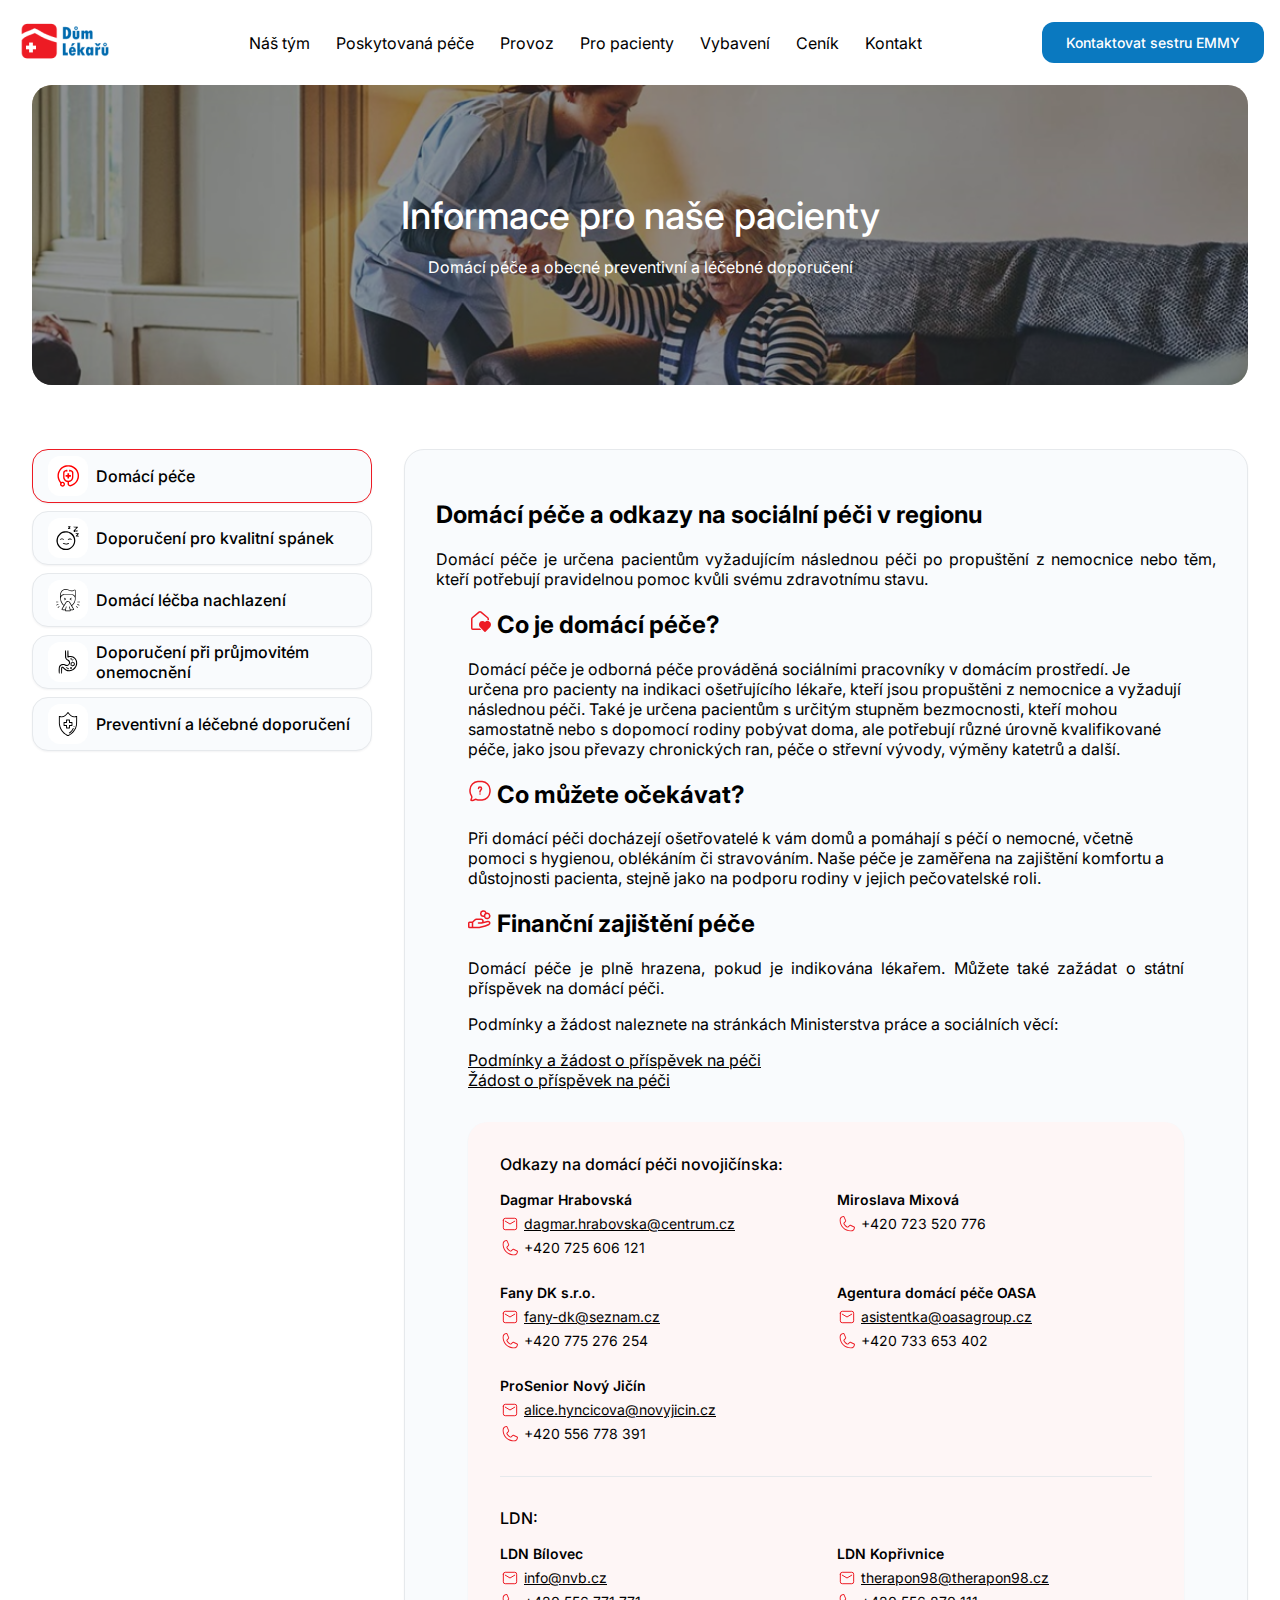
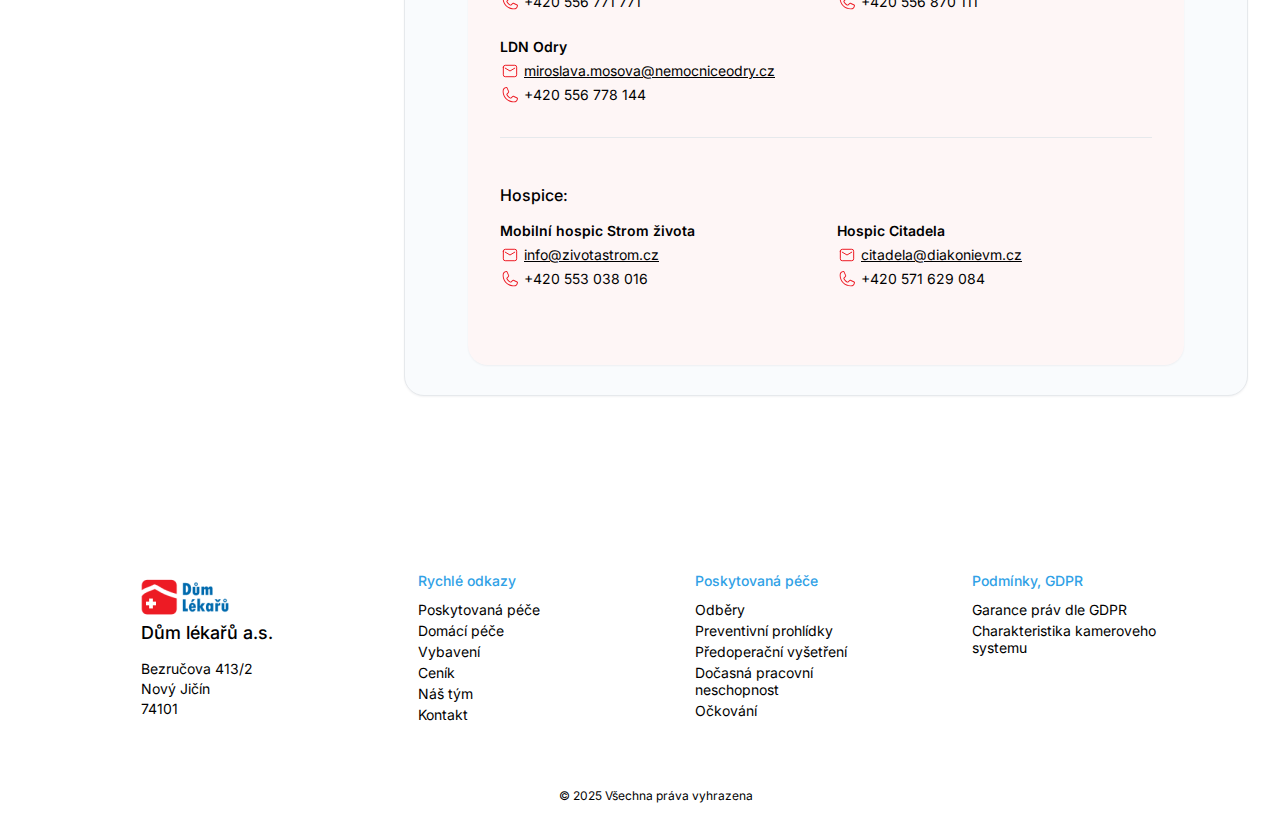
<file: pro-pacienty.html>
<!DOCTYPE html>
<html>

	<head>
		<meta charset="utf-8">
		<meta name="viewport" content="initial-scale=1, width=device-width">
		<link rel="stylesheet" href="assets/css/root.css">
		<link rel="stylesheet"
			href="assets/css/dum-lekaru-poskytovana-pece.62f03d40.css">
		<link rel="stylesheet" href="assets/css/shared.css">
		<link rel="stylesheet"
			href="https://cdnjs.cloudflare.com/ajax/libs/font-awesome/4.7.0/css/font-awesome.min.css">
		<link rel="stylesheet"
			href="https://fonts.googleapis.com/css2?family=Inter:ital,wght@0,300;0,400;0,500;0,600;1,400&display=swap">
		<title>Poskytovaná péče - Naše služby | Dům Lékařů</title>
		<meta name="description"
			content="Naše zdravotnické zařízení nabízí široké spektrum služeb přizpůsobených potřebám našich pacientů. Na této stránce najdete všechny důležité informace o poskytované péči, abyste věděli, jak probíhá léčba u nás.">
		<script src="assets/js/shared.js"></script>
	</head>

	<body>
		<div class="main-page-content">
			<header class="low-fi-page-header" w3-include-html="header.html"></header>
			<section class="subpage-intro">
				<div class="background-overlay"> <img class="background-icon2" alt
					src="assets/img/background@2x.6cb7427c.png">
					<div class="overlay2"></div>
					<h1>Informace pro naše pacienty</h1>
					<p>Domácí péče a obecné preventivní a léčebné doporučení</p>
				</div>
			</section>
			<section class="services">
				<div class="services-list">
					<div class="tabs">
						<div class="tab" onclick="openTab(event, 'Domaci')" id="defaultOpen">
							<div class="service-list-icon-container"> <img
									class="service-feature-icon"
									loading="lazy" alt
									src="assets/img/pristroj3.svg">
							</div>
							<div class="service-descriptions">
								Domácí péče
							</div>
						</div>
						<div class="tab" onclick="openTab(event, 'Spanek')">
							<div class="service-list-icon-container"> <img
									class="service-feature-icon"
									loading="lazy" alt
									src="assets/img/spanek.svg"> </div>
							<div class="service-descriptions">
								Doporučení pro kvalitní spánek
							</div>
						</div>
						<div class="tab" onclick="openTab(event, 'Nachlazeni')">
							<div class="service-list-icon-container"> <img
									class="service-feature-icon"
									loading="lazy" alt
									src="assets/img/nachlazeni.svg"> </div>
							<div class="service-descriptions">
								Domácí léčba nachlazení
							</div>
						</div>			
						
						<div class="tab" onclick="openTab(event, 'Prujem')">
							<div class="service-list-icon-container"> <img
									class="service-feature-icon"
									loading="lazy" alt
									src="assets/img/prujem.svg"> </div>
							<div class="service-descriptions">
								Doporučení při průjmovitém onemocnění
							</div>
						</div>		
						
						<div class="tab" onclick="openTab(event, 'Prevence')">
							<div class="service-list-icon-container"> <img
									class="service-feature-icon"
									loading="lazy" alt
									src="assets/img/prevence.svg"> </div>
							<div class="service-descriptions">
								Preventivní a léčebné doporučení
							</div>
						</div>		
					</div>	
					
					
					<div class="tabcontent" id="Domaci">
						<h2>Domácí péče a odkazy na sociální péči v regionu</h2>
						<p>
							Domácí péče je určena pacientům vyžadujícím následnou péči po propuštění z nemocnice nebo těm, kteří potřebují pravidelnou pomoc kvůli svému zdravotnímu stavu.
						</p>
						<section class="lo-fi-ux-features2">
							<div class="row6">
								<div class="feature-headers">
									<h2 class="header5"><img
										class="fluenthome-heart-24-regular-icon" loading="lazy" alt
										src="assets/img/fluenthomeheart24regular.59d1ec79.svg"> Co je domácí péče?</h2>
								</div>
								<div class="domc-pe-je1"> Domácí péče je odborná péče prováděná sociálními
									pracovníky v domácím
									prostředí. Je určena pro pacienty na indikaci ošetřujícího lékaře, kteří
									jsou propuštěni z nemocnice
									a vyžadují následnou péči. Také je určena pacientům s určitým stupněm
									bezmocnosti, kteří mohou
									samostatně nebo s dopomocí rodiny pobývat doma, ale potřebují různé úrovně
									kvalifikované péče, jako
									jsou převazy chronických ran, péče o střevní vývody, výměny katetrů a
									další. </div>
							</div>
							<div class="row7">
								<div class="header-container">
									<h2 class="header6"><img class="hugeiconsmessage-question"
										loading="lazy" alt
										src="assets/img/hugeiconsmessagequestion.100f1a48.svg"> Co můžete očekávat?</h2>
								</div>
								<div class="pi-domc-pi"> Při domácí péči docházejí ošetřovatelé k vám domů
									a pomáhají s péčí o nemocné,
									včetně pomoci s hygienou, oblékáním či stravováním. Naše péče je zaměřena
									na zajištění komfortu a
									důstojnosti pacienta, stejně jako na podporu rodiny v jejich pečovatelské
									roli. </div>
							</div>
							<div class="row8">
								<div class="header-frame">
									<h2 class="header7"><img class="phhand-coins-icon"
										loading="lazy" alt
										src="assets/img/phhandcoins.6eed777a.svg"> Finanční zajištění péče</h2>
								</div>
								<div class="domc-pe-je-container">
									<p class="domc-pe-je2"> Domácí péče je plně hrazena, pokud je indikována
										lékařem. Můžete také
										zažádat o státní příspěvek na domácí péči. </p>
									<p> Podmínky a žádost naleznete na stránkách
										Ministerstva práce a sociálních
										věcí: </p>
									<div class="jak-emmy-pouvat"> <a
											href="https://www.mpsv.cz/web/cz/zdravotni-postizeni#pp"
											target="_blank">Podmínky a žádost o příspěvek na péči</a>
									</div>
											<div class="jak-emmy-pouvat"> <a class="dost-o-pspvek-na-pi1"
											href="https://www.mpsv.cz/-/zadost-o-prispevek-na-peci" target="_blank">
											Žádost o příspěvek na péči</a> 
									</div>
								</div>
							</div>
						</section>
						<section class="row">
							<div class="row9">
								<div class="odkazy-na-domc">Odkazy na domácí péči novojičínska:</div>
								<div class="contact-info">
									<div class="contact-details1">
										<div class="contact-header">Dagmar Hrabovská</div>
										<div class="contact-icons2"> <img class="system-uiconsmail1"
												loading="lazy" alt
												src="assets/img/systemuiconsmail.cb516ff8.svg">
											<div class="dagmarhrabovskacentrumcz"> dagmar.hrabovska@centrum.cz
											</div>
										</div>
										<div class="contact-icons3"> <img class="phphone-light-icon1"
												loading="lazy" alt
												src="assets/img/phphonelight.7629944a.svg">
											<div class="div5">+420 725 606 121</div>
										</div>
									</div>
									<div class="contact-details1">
										<div class="contact-header">Miroslava Mixová</div>
										<div class="contact-icons2"> <img class="phphone-light-icon2" alt
												src="assets/img/phphonelight.7629944a.svg">
											<div class="phone-number">+420 723 520 776</div>
										</div>
									</div>
									<div class="contact-details1">
										<div class="contact-header">Fany DK s.r.o.</div>
										<div class="contact-icons2"> <img class="system-uiconsmail1"
												loading="lazy" alt
												src="assets/img/systemuiconsmail.cb516ff8.svg">
											<div class="dagmarhrabovskacentrumcz"> fany-dk@seznam.cz
											</div>
										</div>
										<div class="contact-icons3"> <img class="phphone-light-icon1"
												loading="lazy" alt
												src="assets/img/phphonelight.7629944a.svg">
											<div class="div5">+420 775 276 254</div>
										</div>
									</div>
									<div class="contact-details1">
										<div class="contact-header">Agentura domácí péče OASA</div>
										<div class="contact-icons2"> <img class="system-uiconsmail1"
												loading="lazy" alt
												src="assets/img/systemuiconsmail.cb516ff8.svg">
											<div class="dagmarhrabovskacentrumcz"> asistentka@oasagroup.cz
											</div>
										</div>
										<div class="contact-icons3"> <img class="phphone-light-icon1"
												loading="lazy" alt
												src="assets/img/phphonelight.7629944a.svg">
											<div class="div5">+420 733 653 402</div>
										</div>
									</div>
									<div class="contact-details1">
										<div class="contact-header">ProSenior Nový Jičín</div>
										<div class="contact-icons2"> <img class="system-uiconsmail1"
												loading="lazy" alt
												src="assets/img/systemuiconsmail.cb516ff8.svg">
											<div class="dagmarhrabovskacentrumcz"> alice.hyncicova@novyjicin.cz
											</div>
										</div>
										<div class="contact-icons3"> <img class="phphone-light-icon1"
												loading="lazy" alt
												src="assets/img/phphonelight.7629944a.svg">
											<div class="div5">+420 556 778 391</div>
										</div>
									</div>
								</div>
								<div class="live-wrapper8">
									<div class="link-names"></div>
								</div>
								<div class="odkazy-na-domc">LDN:</div>
								<div class="contact-info">
									<div class="contact-details1">
										<div class="contact-header">LDN Bílovec</div>
										<div class="contact-icons2"> <img class="system-uiconsmail1"
												loading="lazy" alt
												src="assets/img/systemuiconsmail.cb516ff8.svg">
											<div class="dagmarhrabovskacentrumcz"> info@nvb.cz
											</div>
										</div>
										<div class="contact-icons3"> <img class="phphone-light-icon1"
												loading="lazy" alt
												src="assets/img/phphonelight.7629944a.svg">
											<div class="div5">+420 556 771 771</div>
										</div>
									</div>
									<div class="contact-details1">
										<div class="contact-header">LDN Kopřivnice</div>
										<div class="contact-icons2"> <img class="system-uiconsmail1"
												loading="lazy" alt
												src="assets/img/systemuiconsmail.cb516ff8.svg">
											<div class="dagmarhrabovskacentrumcz"> therapon98@therapon98.cz
											</div>
										</div>
										<div class="contact-icons3"> <img class="phphone-light-icon1"
												loading="lazy" alt
												src="assets/img/phphonelight.7629944a.svg">
											<div class="div5">+420 556 870 111</div>
										</div>
									</div>
									<div class="contact-details1">
										<div class="contact-header">LDN Odry</div>
										<div class="contact-icons2"> <img class="system-uiconsmail1"
												loading="lazy" alt
												src="assets/img/systemuiconsmail.cb516ff8.svg">
											<div class="dagmarhrabovskacentrumcz"> miroslava.mosova@nemocniceodry.cz
											</div>
										</div>
										<div class="contact-icons3"> <img class="phphone-light-icon1"
												loading="lazy" alt
												src="assets/img/phphonelight.7629944a.svg">
											<div class="div5">+420 556 778 144</div>
										</div>
									</div>
								</div>
								<div class="live-wrapper8">
									<div class="link-names"></div>
								</div>
								<div class="live-wrapper9">
									<div class="live-wrapper-child3"></div>
								</div>
								<div class="odkazy-na-domc">Hospice:</div>

								<div class="contact-info">
									<div class="contact-details1">
										<div class="contact-header">Mobilní hospic Strom života</div>
										<div class="contact-icons2"> <img class="system-uiconsmail1"
												loading="lazy" alt
												src="assets/img/systemuiconsmail.cb516ff8.svg">
											<div class="dagmarhrabovskacentrumcz"> info@zivotastrom.cz
											</div>
										</div>
										<div class="contact-icons3"> <img class="phphone-light-icon1"
												loading="lazy" alt
												src="assets/img/phphonelight.7629944a.svg">
											<div class="div5">+420 553 038 016</div>
										</div>
									</div>
									<div class="contact-details1">
										<div class="contact-header">Hospic Citadela</div>
										<div class="contact-icons2"> <img class="system-uiconsmail1"
												loading="lazy" alt
												src="assets/img/systemuiconsmail.cb516ff8.svg">
											<div class="dagmarhrabovskacentrumcz"> citadela@diakonievm.cz
											</div>
										</div>
										<div class="contact-icons3"> <img class="phphone-light-icon1"
												loading="lazy" alt
												src="assets/img/phphonelight.7629944a.svg">
											<div class="div5">+420 571 629 084</div>
										</div>
									</div>
								</div>
							</div>
						</section>
					</div>
					<div class="tabcontent" id="Spanek">
						<p class="bold">Desatero doporučení pro kvalitní spánek (spánková hygiena)</p>
						<div class="spte-v-pjemnm-prosted-container">
							<ul class="spte-v-pjemnm-prosted-p">
								<li class="spte-v-pjemnm-prosted"> Spěte v příjemném prostředí </li>
								<li class="ped-spanm-si"> Před spaním si dopřejte dostatek času na
									zklidnění </li>
								<li class="lko-je-ureno"> Lůžko je určeno pro spánek a intimní život
								</li>
								<li class="pravidlo-15-minut"> Pravidlo 15 minut (pokud neusnete do 15
									minut, věnujte se
									přechodně jiné činnosti, nejlépe četbě) </li>
								<li class="urete-si-pravideln"> Určete si pravidelný čas vstávání </li>
								<li class="bute-bhem-dne"> Buďte během dne aktivní, a to jak fyzicky,
									tak duševně </li>
								<li class="dvejte-pozor-na"> Dávejte pozor na to, co svému tělu dáváte
									před spánek
									(zejména tekutiny, lehké drogy) </li>
								<li class="vystavujte-se-co"> Vystavujte se co nejvíce přirozenému
									světu, hlavně brzy
									ráno </li>
								<li class="obrazovky-a-elektronick"> Obrazovky a elektronická zařízení
									(mobily) spánku
									škodí </li>
								<li>Plánujte chytře svá zdřímnutí během dne</li>
							</ul>
						</div>
						<img class="image-23-icon" loading="lazy" alt
							src="assets/img/image-23@2x.852f7c0e.png">
					</div>
					<div class="tabcontent" id="Nachlazeni">
						<p class="bold">Doporučení pro domácí léčbu nachlazení</p>
						<div class="spte-v-pjemnm-prosted-container">
							<ul class="spte-v-pjemnm-prosted-p">
								<li class="vyvarujte-se-zven-fyzick1"> Vyvarujte se zvýšené fyzické
									činnosti, dostatečně
									odpočívejte a spěte </li>
								<li class="pijte-dostaten-mnostv-teku"> Pijte dostatečné množství
									tekutiny (min
									30ml/kg/den) a množství upravte v závislosti na pocení </li>
								<li class="nezapomnejte-na-okovn-a-to"> Nezapomínejte na očkování a to
									nejenom ve stáří
									(očkování proti chřipce, COVIDU, RS viru, pneumokoku, černému kašli).
									Výrazné je
									doporučení pro očkování během těhotenství! </li>
								<li class="horeku-tlumte-a-pokud-vystou"> Horečku tlumte až pokud
									vystoupí nad 38
									stupňů. Horečku snižujeme zábaly anebo volně dostupnými léky z
									lékárny. Ideálním
									lékem je Paracetamol v maximální dávce 4000mg/den anebo u současných
									bolestech
									Ibuprofen v maximální dávce 1200mg/den. </li>
								<li class="pi-rm-uvejte-voln-dostup"> Při rýmě užívejte volně dostupné
									nosní spreje z
									lékárny po domluvě s lékárníkem. Vhodné jsou spreje a konvičky se
									solnými roztoky
									k proplachům nosu.
									K uvolnění nosu jsou vhodné také prsní balzámy např. thymiánová mast
									nebo krém.
								</li>
								<li class="pi-kali-sledujte-charakter-v"> Při kašli sledujte charakter
									Vašeho kašle. V
									počátcích nemoci a také přes den se hodí sirupy na vlhký kašel, které
									podporují
									vykašlávání (Mucosolvan, Ambrobene, ACC long šumivé tablety). Při
									suchém kašli nebo
									na noc jsou ideální prostředky, které kašel tlumí (Stop </li>
								<li class="pi-bolestech-v-krku-kloktejte"> Při bolestech v krku
									kloktejte solnými
									roztoky, v lékárně zakupte Vincentku anebo pastilky doporučené
									lékárníkem. V případě
									angíny jsou vhodné Priessnitzové krční zábaly. Kousek látky nebo
									kapesníku namočte
									do vlažné vody a přiložte na krk. Mokrou látku překryjte igelitovým
									sáčkem a poté
									suchým ročníkem. </li>
								<li> Přechodně zvyšte příjem vitamínu C (1000mg/den) a Zinku (75mg)
									hned na začátku
									nemoci </li>
							</ul>
						</div>
						<img class="image-23-icon" loading="lazy" alt
							src="assets/img/image-23-1@2x.d3a7b517.png">
					</div>
					<div class="tabcontent" id="Prujem">
						<p class="bold">Doporučení při průjmovitém onemocnění</p>
						<div class="spte-v-pjemnm-prosted-container">
							<ul class="spte-v-pjemnm-prosted-p">
								<li class="dostaten-psun-tekutin"> Dostatečný přísun tekutin, vhodný je
									černý čaj,
									nesycené minerální vody, případně rehydratační roztoky (buď z lékárny
									či roztok
									připravený z 1l vody, 8 lžiček cukru, 1 lžičky soli a 1 šálku
									neslazeného ovocného
									čaje či dvou pomerančů), při zvracení jsou vhodné chladné tekutiny
									podávané v malých
									dávkách </li>
								<li class="nevhodn-jsou-ovocn"> Nevhodné jsou ovocné a zeleninové
									šťávy, džusy, perlivé
									nápoje, káva, alkohol či Coca-Cola. </li>
								<li class="vhodn-jsou-rov"> Vhodné jsou rýžové polévky, bramborová a
									rýžová kaše, starší
									pečivo, dietní suchar </li>
								<li class="z-ovoce-jsou-vhodn"> Z ovoce jsou vhodné banány, strouhaná
									jablka bez slupek
								</li>
								<li> Po zmírnění obtíží je vhodné přecházet pomalu na normální stravu a
									vyloučit zejména
									tučná, přepalovaná jídla, nadýmavá ovoce a zeleniny, silně kořeněná
									jídla a alkohol.
								</li>
							</ul>
						</div>
						<img class="image-23-icon" loading="lazy" alt
							src="assets/img/image-23-2@2x.552202f4.png">
					</div>
					<div class="tabcontent" id="Prevence">
						<p class="bold">Zde najdete několik dalších tipů pro prevenci:</p>
						<div class="additional-tips">
							<div class="other-features"> <img class="image-23-icon3" alt
									src="assets/img/image-23-3@2x.ae2d762d.png">
								<div class="text-container"> Domácí měření krevního tlaku (cíl hodnot
									pod 135/90) </div>
							</div>
							<div class="other-features"> <img class="image-23-icon4" alt
									src="assets/img/image-23-4@2x.74dda82c.png">
								<div class="text-container">
									Doporučení při náhlém zvýšení krevního
									tlaku
								</div>
							</div>
							<div class="other-features"> <img class="image-23-icon5" alt
									src="assets/img/image-23-5@2x.dc82f9ff.png">
								<div class="text-container">
									Režim hypertonika (nemocného
									léčeného na vysoký
									tlak)
								</div>
							</div>
							<div class="other-features"> <img class="image-23-icon6" alt
									src="assets/img/image-23-6@2x.6d51cb77.png">
								<div class="text-container">
									Doporučení k zabránění vzniku
									prediabetu a cukrovky
	
								</div>
							</div>
							<div class="other-features"> <img class="image-23-icon7" alt
									src="assets/img/image-23-7@2x.4e06eeb6.png">
								<div class="text-container">
									Doporučení k prevenci
									osteoporózy
								</div>
							</div>
						</div>
					</div>
				</div>
			</section>
			<footer class="lo-fi-ux-footer" w3-include-html="footer.html"></footer>
		</div>
		<script>
			window.onload = function () {
				// Get the element with id="" and click on it
				document.getElementById("defaultOpen").click();

				// Add an event listener to handle window resizing
				window.addEventListener("resize", (event) => {
					document.querySelector(".active").click();
				});
			};
		</script>
		<script>var e = document.getElementById("image2"); e && e.addEventListener("click", function (e) { window.location.href = "./main-page-content.html" }); var t = document.getElementById("vodText"); t && t.addEventListener("click", function (e) { window.location.href = "./main-page-content.html" }); var o = document.getElementById("poskytovanPeText"); o && o.addEventListener("click", function () { var e = document.querySelector("[data-scroll-to='rowContainer']"); e && e.scrollIntoView({ block: "start", behavior: "smooth" }) }); var n = document.getElementById("domcPeText"); n && n.addEventListener("click", function (e) { window.location.href = "./dum-lekaru-domaci-pece.html" });</script>
		<script>              
            includeHTML();   
        </script>
	</body>

</html>
</file>
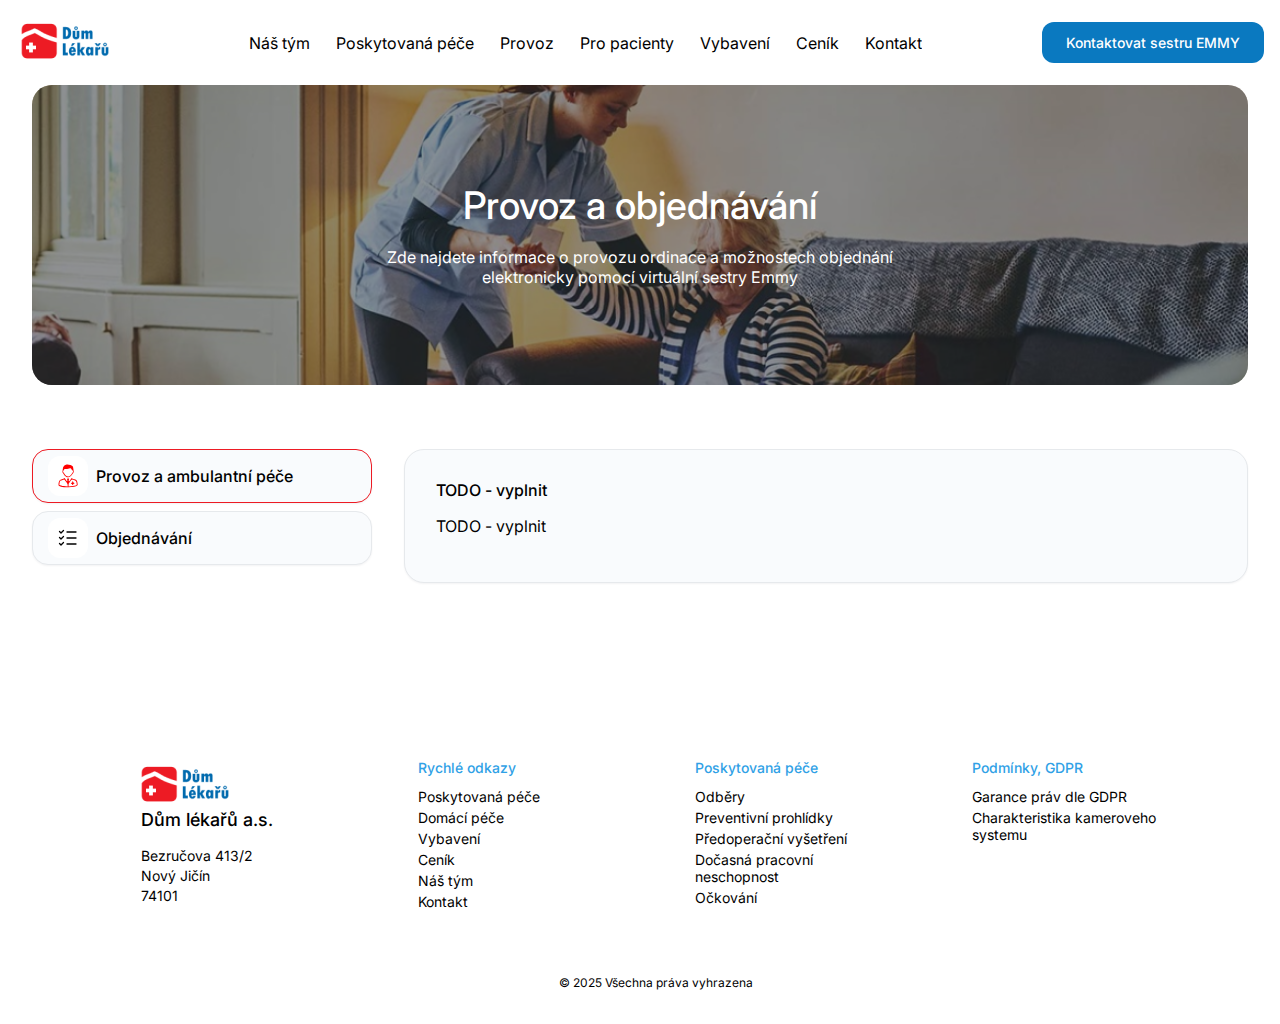
<file: provoz.html>
<!DOCTYPE html>
<html>

	<head>
		<meta charset="utf-8">
		<meta name="viewport" content="initial-scale=1, width=device-width">
		<link rel="stylesheet" href="assets/css/root.css">
		<link rel="stylesheet"
			href="assets/css/dum-lekaru-poskytovana-pece.62f03d40.css">
		<link rel="stylesheet" href="assets/css/shared.css">
		<link rel="stylesheet"
			href="https://cdnjs.cloudflare.com/ajax/libs/font-awesome/4.7.0/css/font-awesome.min.css">
		<link rel="stylesheet"
			href="https://fonts.googleapis.com/css2?family=Inter:ital,wght@0,300;0,400;0,500;0,600;1,400&display=swap">
		<title>Poskytovaná péče - Naše služby | Dům Lékařů</title>
		<meta name="description"
			content="Naše zdravotnické zařízení nabízí široké spektrum služeb přizpůsobených potřebám našich pacientů. Na této stránce najdete všechny důležité informace o poskytované péči, abyste věděli, jak probíhá léčba u nás.">
		<script src="assets/js/shared.js"></script>
	</head>

	<body>
		<div class="main-page-content">
			<header class="low-fi-page-header" w3-include-html="header.html"></header>
			<section class="subpage-intro">
				<div class="background-overlay"> <img class="background-icon2" alt
					src="assets/img/background@2x.6cb7427c.png">
					<div class="overlay2"></div>
					<h1>Provoz a objednávání</h1>
					<p>Zde najdete informace o provozu ordinace a možnostech objednání elektronicky pomocí virtuální sestry Emmy</p>
				</div>
			</section>
			<section class="services">
				<div class="services-list">
					<div class="tabs">
						<div class="tab" onclick="openTab(event, 'Provoz')" id="defaultOpen">
							<div class="service-list-icon-container"> <img
									class="service-feature-icon"
									loading="lazy" alt
									src="assets/img/ambulance.svg">
							</div>
							<div class="service-descriptions">
								Provoz a ambulantní péče
							</div>
						</div>
						<div class="tab" onclick="openTab(event, 'Objednavani')">
							<div class="service-list-icon-container"> <img
									class="service-feature-icon"
									loading="lazy" alt
									src="assets/img/prohlidky.svg"> </div>
							<div class="service-descriptions">
								Objednávání
							</div>
						</div>						
					</div>	

					<div class="tabcontent" id="Provoz">
						<p class="bold">TODO - vyplnit</p>
						<p>TODO - vyplnit</p>			
					</div>
					
					<div class="tabcontent" id="Objednavani">
						<p class="bold">Naše ordinace komunikuje elektronicky pomocí virtuální sestry Emmy</p>
						<p>Emmy je chytrý systém pro
							zabezpečenou komunikaci a nahrazuje email a do
							velké míry i telefon. Usnadní vám přístup k péči a
							zároveň šetří náš čas.</p>					
						
						
						<div class="list2">
							<div class="list-row4"> <img
									class="iconamooncheck-fill" loading="lazy"
									alt
									src="assets/img/iconamooncheckfill.ae4d18ab.svg">
								<div class="me-vs-spojit">Může vás spojit s
									vaším lékařem</div>
							</div>
							<div class="list-row4"> <img
									class="iconamooncheck-fill1" alt
									src="assets/img/iconamooncheckfill.ae4d18ab.svg">
								<div class="domluv-vm-schzku">Domluví vám
									schůzku</div>
							</div>
							<div class="list-row4"> <img
									class="iconamooncheck-fill2" alt
									src="assets/img/iconamooncheckfill.ae4d18ab.svg">
								<div class="pepole-dokumenty-od"> Přepošle
									dokumenty od vás do ordinace </div>
							</div>
							<div class="list-row4"> <img
									class="iconamooncheck-fill3" alt
									src="assets/img/iconamooncheckfill.ae4d18ab.svg">
								<div class="ped-vm-pedem"> Předá vám předem
									pokyny z ordinace, abyste věděli, co a jak
									máte
									udělat </div>
							</div>
						</div> 						
						<div class="vertical-container2" style="padding-top:20px">
							<img class="image-21-icon" loading="lazy" src="assets/img/image-21@2x.ebe3a70e.png">
						</div>

						<div class="vertical-container2">
							<button class="low-fi-button3"
								onclick="window.open('https://moje.sestraemmy.cz/-/dumlekaru','_blank');"
								type="button">
								<div class="kontaktovat-sestru-emmy3">Kontaktovat sestru EMMY</div>
							</button>
							<div class="horizontal-container7"> 
								<img class="phinfo-icon2" alt src="assets/img/phinfo-2.91b1e20d.svg">
								<div class="jak-emmy-pouvat"> 
									<a href="https://www.youtube.com/watch?v=XGNrPM_icPM" target="_blank">Jak Emmy používat?</a>
								</div>
							</div>
						</div>									
					</div>					
				</div>
			</section>
			<footer class="lo-fi-ux-footer" w3-include-html="footer.html"></footer>
		</div>
		<script>
			window.onload = function () {
				// Get the element with id="" and click on it
				document.getElementById("defaultOpen").click();

				// Add an event listener to handle window resizing
				window.addEventListener("resize", (event) => {
					document.querySelector(".active").click();
				});
			};
		</script>
		<script>var e = document.getElementById("image2"); e && e.addEventListener("click", function (e) { window.location.href = "./main-page-content.html" }); var t = document.getElementById("vodText"); t && t.addEventListener("click", function (e) { window.location.href = "./main-page-content.html" }); var o = document.getElementById("poskytovanPeText"); o && o.addEventListener("click", function () { var e = document.querySelector("[data-scroll-to='rowContainer']"); e && e.scrollIntoView({ block: "start", behavior: "smooth" }) }); var n = document.getElementById("domcPeText"); n && n.addEventListener("click", function (e) { window.location.href = "./dum-lekaru-domaci-pece.html" });</script>
		<script>              
            includeHTML();   
        </script>
	</body>

</html>
</file>
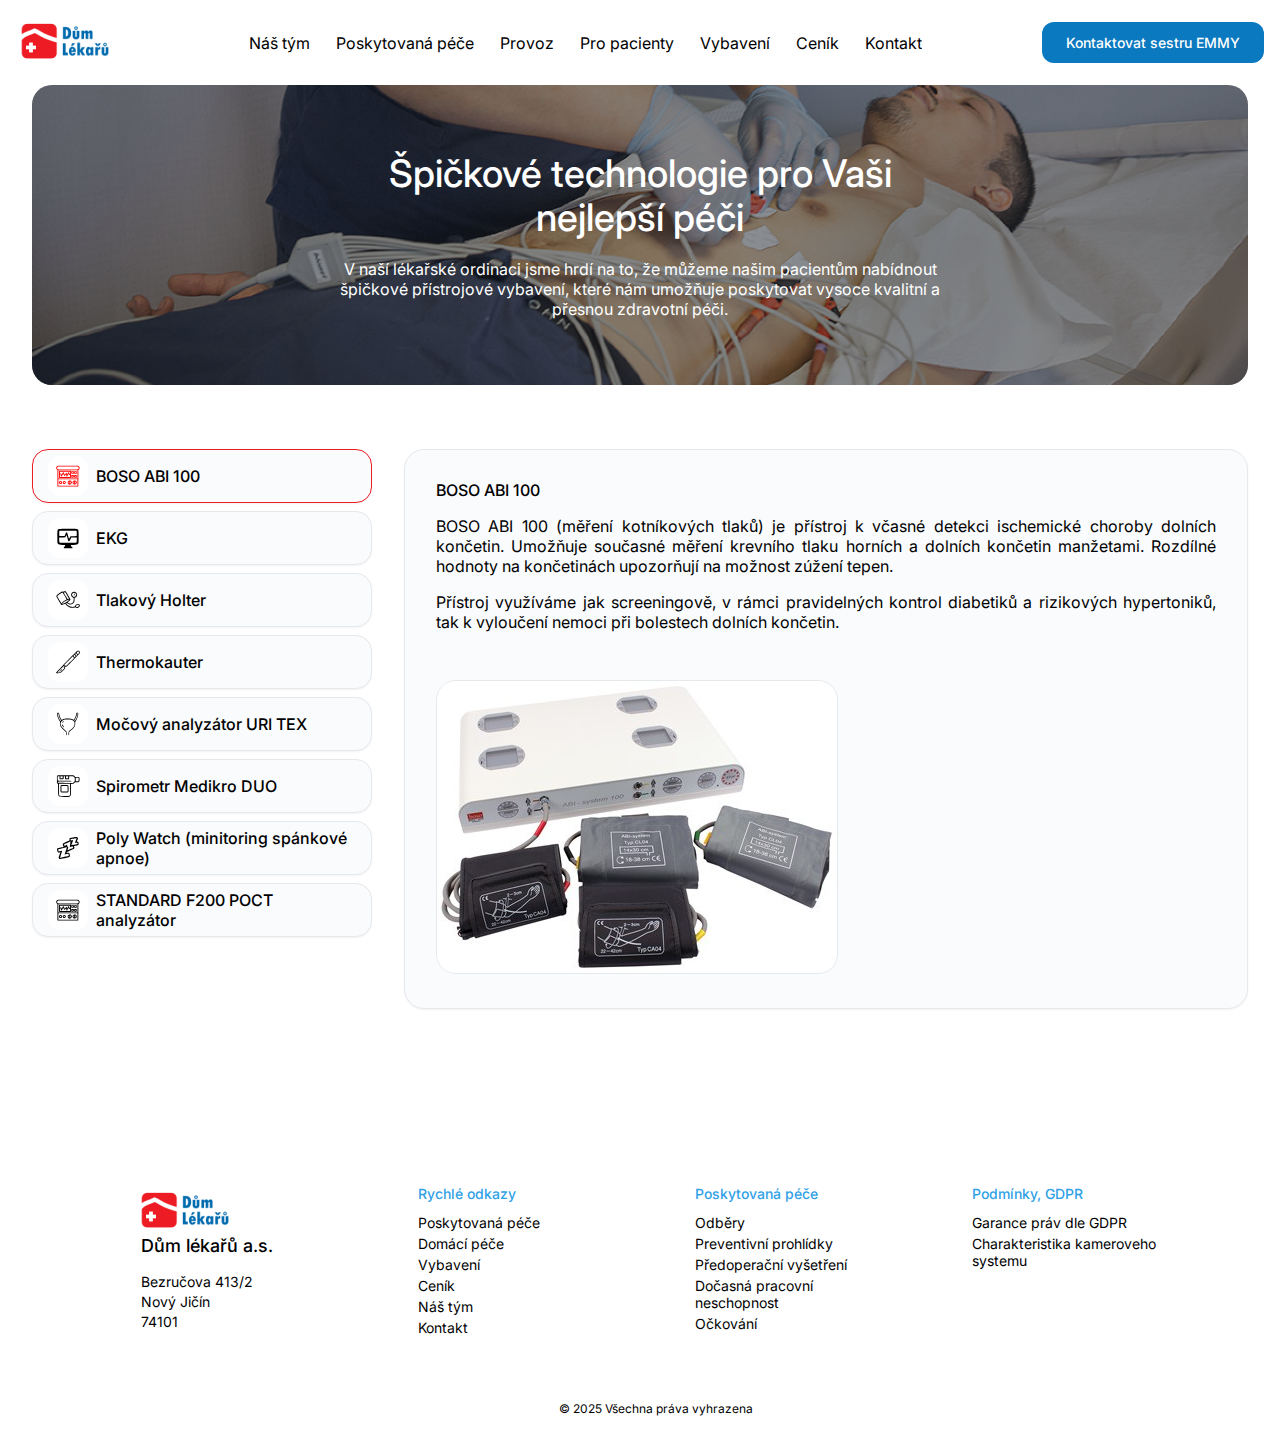
<file: vybaveni.html>
<!DOCTYPE html>
<html>

	<head>
		<meta charset="utf-8">
		<meta name="viewport" content="initial-scale=1, width=device-width">
		<link rel="stylesheet" href="assets/css/root.css">
        <link rel="stylesheet" href="assets/css/vybaveni.css">
		<link rel="stylesheet"
			href="assets/css/dum-lekaru-poskytovana-pece.62f03d40.css">
		<link rel="stylesheet" href="assets/css/shared.css">
		<link rel="stylesheet"
			href="https://cdnjs.cloudflare.com/ajax/libs/font-awesome/4.7.0/css/font-awesome.min.css">
		<link rel="stylesheet"
			href="https://fonts.googleapis.com/css2?family=Inter:ital,wght@0,300;0,400;0,500;0,600;1,400&display=swap">
		<title>Poskytovaná péče - Naše služby | Dům Lékařů</title>
		<meta name="description"
			content="Naše zdravotnické zařízení nabízí široké spektrum služeb přizpůsobených potřebám našich pacientů. Na této stránce najdete všechny důležité informace o poskytované péči, abyste věděli, jak probíhá léčba u nás.">
		<script src="assets/js/shared.js"></script>
	</head>

	<body>
		<div class="main-page-content">
			<header class="low-fi-page-header" w3-include-html="header.html"></header>
			<section class="subpage-intro">
                <div class="background-overlay"> <img class="background-icon2"
                        alt src="assets/img/vybaveni-bgimage.png">
                    <div class="overlay2"></div>
                    <h1>Špičkové technologie pro Vaši nejlepší péči</h1>
                    <p> V naší lékařské ordinaci jsme hrdí na to, že můžeme
                        našim pacientům nabídnout špičkové přístrojové vybavení,
                        které nám umožňuje poskytovat vysoce kvalitní a přesnou
                        zdravotní péči.
                    </p>
                </div>
            </section>
			<section class="services">
				<div class="services-list">
					<div class="tabs">
						<div class="tab" onclick="openTab(event, 'BOSO')" id="defaultOpen">
							<div class="service-list-icon-container"> <img
									class="service-feature-icon"
									loading="lazy" alt
									src="assets/img/analyzer2.svg">
							</div>
							<div class="service-descriptions">
								BOSO ABI 100
							</div>
						</div>
						<div class="tab" onclick="openTab(event, 'EKG')">
							<div class="service-list-icon-container"> <img
									class="service-feature-icon"
									loading="lazy" alt
									src="assets/img/pristroj2.svg"> </div>
							<div class="service-descriptions">
								EKG
							</div>
						</div>				
						<div class="tab" onclick="openTab(event, 'Holter')">
							<div class="service-list-icon-container"> <img
									class="service-feature-icon"
									loading="lazy" alt
									src="assets/img/tlakomer.svg"> </div>
							<div class="service-descriptions">
								Tlakový Holter
							</div>
						</div>				
						<div class="tab" onclick="openTab(event, 'Thermokauter')">
							<div class="service-list-icon-container"> <img
									class="service-feature-icon"
									loading="lazy" alt
									src="assets/img/skalpel.svg"> </div>
							<div class="service-descriptions">
								Thermokauter
							</div>
						</div>	
						<div class="tab" onclick="openTab(event, 'URI')">
							<div class="service-list-icon-container"> <img
									class="service-feature-icon"
									loading="lazy" alt
									src="assets/img/mocak.svg"> </div>
							<div class="service-descriptions">
								Močový analyzátor URI TEX
							</div>
						</div>	
						<div class="tab" onclick="openTab(event, 'Spirometr')">
							<div class="service-list-icon-container"> <img
									class="service-feature-icon"
									loading="lazy" alt
									src="assets/img/spirometr_1.svg"> </div>
							<div class="service-descriptions">
								Spirometr Medikro DUO
							</div>
						</div>	
						<div class="tab" onclick="openTab(event, 'Poly')">
							<div class="service-list-icon-container"> <img
									class="service-feature-icon"
									loading="lazy" alt
									src="assets/img/spanek_1.svg"> </div>
							<div class="service-descriptions">
								Poly Watch (minitoring spánkové apnoe)
							</div>
						</div>	
						<div class="tab" onclick="openTab(event, 'POCT')">
							<div class="service-list-icon-container"> <img
									class="service-feature-icon"
									loading="lazy" alt
									src="assets/img/analyzer2.svg"> </div>
							<div class="service-descriptions">
								STANDARD F200 POCT analyzátor
							</div>
						</div>						
					</div>	
					
					<div class="tabcontent" id="BOSO">
						<p class="bold">BOSO ABI 100</p>
						<p>BOSO ABI 100 (měření kotníkových tlaků) je přístroj k
                            včasné detekci ischemické choroby dolních končetin.
                            Umožňuje současné měření krevního tlaku horních a
                            dolních končetin manžetami. Rozdílné hodnoty na
                            končetinách upozorňují na možnost zúžení tepen.</p>
						<p>Přístroj využíváme jak screeningově, v rámci
                            pravidelných kontrol diabetiků a rizikových
                            hypertoniků, tak k vyloučení nemoci při bolestech
                            dolních končetin.</p>
						<img class="vybaveni-img" alt src="assets/img/boso100.png">						
					</div>

					<div class="tabcontent" id="EKG">
						<p class="bold">EKG</p>
						<p>Standardní 12 svodové EKG snímá elektrickou aktivitu
                            srdce v čase pomocí elektrod umístěných na hrudi a
                            končetinách. EKG provádíme k vyloučení poškození
                            srdečního svalu jak u akutních obtíží, tak v rámci
                            preventivních prohlídek.</p>
						<p>U prevencí jej provádíme od 40 let ve 4-letých
                            intervalech, u pacientů léčených s vysokým tlakem a
                            cukrovkou v rámci dispenzarizace každý rok.</p>
						<p>Plánovaně jej provádíme u pacientů přes operací.</p>
						<img class="vybaveni-img" alt src="assets/img/ekg.jpg">						
					</div>


					<div class="tabcontent" id="Holter">
						<p class="bold">Tlakový Holter</p>
						<p>Tlakový Holter zaznamenává krevního tlak v určitých
                            intervalech. Vyšetření se využívá k upřesnění
                            diagnózy a k posouzení účinnosti léčby vysokého
                            krevního tlaku. Přístroj se skládá z manžety
                            tonometru, která se umístí na paži, a malého
                            automatického tlakoměru, který je schován v pouzdře
                            na opasku. Během vyšetření provozuje pacient své
                            běžné činnosti.</p>
						<img class="vybaveni-img" alt src="assets/img/vybaveni-placeholder-holter.png">						
					</div>

					<div class="tabcontent" id="Thermokauter">
						<p class="bold">Thermokauter</p>
						<p>Thermokauter využíváme ke kauterizaci (pálení) tkáně
                            a cév během drobných chirurgických zákroků. Jedná se
                            jednoduchý přístroj s baterkou a vyměnitelnými
                            sterilizovatelnými čepelmi.
                            <br /><br />
                            Slouží k odstranění kožních výrustků (tzv. fibromů).
						</p>
						<img class="vybaveni-img" alt src="assets/img/vybaveni-placeholder-thermokauter.png">						
					</div>

					<div class="tabcontent" id="URI">
						<p class="bold">Močový analyzátor URI TEX</p>
						<p>URI TEX je přístroj k semikvantitativnímu vyhodnocení
                            močových diagnostických proužků. Přístroj provádí
                            kompletní močovou analýzu včetně přítomnosti
                            albuminu a kreatininu v moči u diabetiků.
						</p>
						<p>Výsledky jsou ihned z přístroje přeneseny do
                            počítače.
						</p>
						<img class="vybaveni-img" alt src="assets/img/vybaveni-placeholder-uri.png">						
					</div>

					<div class="tabcontent" id="Spirometr">
						<p class="bold">Spirometr Medikro DUO</p>
						<p>Spirometr v ambulanci využíváme k orientačnímu 
							vyšetření plicních funkcí k vyloučení astmatu 
							a ke screeningu chronické obstrukční plicní nemoci. 
							Vyšetření využíváme jak u kuřáků, tak u pacientů s déle trvajícím nebo záchvatovitým kašlem. Software nám umožňuje zaznamenat výsledky vyšetření do počítačové dokumentace. 
						</p>
						<img class="vybaveni-img" alt src="assets/img/duo1.png">						
					</div>

					<div class="tabcontent" id="Poly">
						<p class="bold">Poly Watch (minitoring spánkové apnoe)</p>
						<p>Poly Watch je mobilní diagnostický přístroj 
							na zápěstí pro monitoring spánkové apnoe z pohodlí domácího prostředí. 
							Spánková apnoe je poměrně vážná porucha
							spánku, při které pacient během spánku špatně 
							okysličuje tělo a následně se cítí unavený. 
							Přístroj obsahuje prstové čidlo k monitoraci 
							okysličení těla a nosní čidlo k monitoraci dechu. 
						</p>
						<img class="vybaveni-img" alt src="assets/img/apnoes.png">						
					</div>

					<div class="tabcontent" id="POCT">
						<p class="bold">STANDARD F200 POCT analyzátor</p>
						<p>POCT (point of care testing) metodami vyhodnocujeme vzorky (nejčastěji krve, stolice, stěr z hrdla) bez nutnosti odeslání do laboratoře. 
							Lékař má k dispozici výsledek do několika minut. V naší ambulanci využíváme POCT analyzátory v následujících měřeních:</p>
						<div class="spte-v-pjemnm-prosted-container">
							<ul class="spte-v-pjemnm-prosted-p">
								<li class="spte-v-pjemnm-prosted"> vyšetření CRP – vzorek kapilární krve, hodnota výsledku nám hrubě odlišuje bakteriální a virové infekce </li>
								<li class="spte-v-pjemnm-prosted"> vyšetření glykovaného hemoglobinu – kapka krve, stanovení dlouhodobého cukru využíváme při sledování diabetiků</li>
								<li class="spte-v-pjemnm-prosted"> vyšetření TOKS - moderní imunochemický test umožňuje kvantitativně hodnotit přítomnost krve ve stolici, které je součástí screeningu rakoviny tlustého střeva </li>
								<li class="spte-v-pjemnm-prosted"> Streptest – jde o vyšetření streptokokového antigenu (streptokoky A) ze vzorku získaného výtěrem z krku </li>
								<li class="spte-v-pjemnm-prosted"> vyšetření D-dimerů – využíváme k vyloučení některých onemocnění spojených se srážením krve (hluboká žilní trombóza, plicní embolie) </li>
								<li class="spte-v-pjemnm-prosted"> vyšetření troponinu - koncentrace troponinu v krvi se zvyšuje při postižení srdečního svalu a výsledek nám slouží zejména při bolestech na hrudi k vyloučení srdečního infarktu </li>
								<li class="spte-v-pjemnm-prosted"> vyšetření proBNP -  marker srdečního selhávání provádíme u pacientů s dušností </li>
							</ul>							
						</div>
						<img class="vybaveni-img" alt src="assets/img/F200.png">						
					</div>
				</div>
			</section>
			<footer class="lo-fi-ux-footer" w3-include-html="footer.html"></footer>
		</div>
		<script>
			window.onload = function () {
				// Get the element with id="" and click on it
				document.getElementById("defaultOpen").click();

				// Add an event listener to handle window resizing
				window.addEventListener("resize", (event) => {
					document.querySelector(".active").click();
				});
			};
		</script>
		<script>var e = document.getElementById("image2"); e && e.addEventListener("click", function (e) { window.location.href = "./main-page-content.html" }); var t = document.getElementById("vodText"); t && t.addEventListener("click", function (e) { window.location.href = "./main-page-content.html" }); var o = document.getElementById("poskytovanPeText"); o && o.addEventListener("click", function () { var e = document.querySelector("[data-scroll-to='rowContainer']"); e && e.scrollIntoView({ block: "start", behavior: "smooth" }) }); var n = document.getElementById("domcPeText"); n && n.addEventListener("click", function (e) { window.location.href = "./dum-lekaru-domaci-pece.html" });</script>
		<script>              
            includeHTML();   
        </script>
	</body>

</html>
</file>
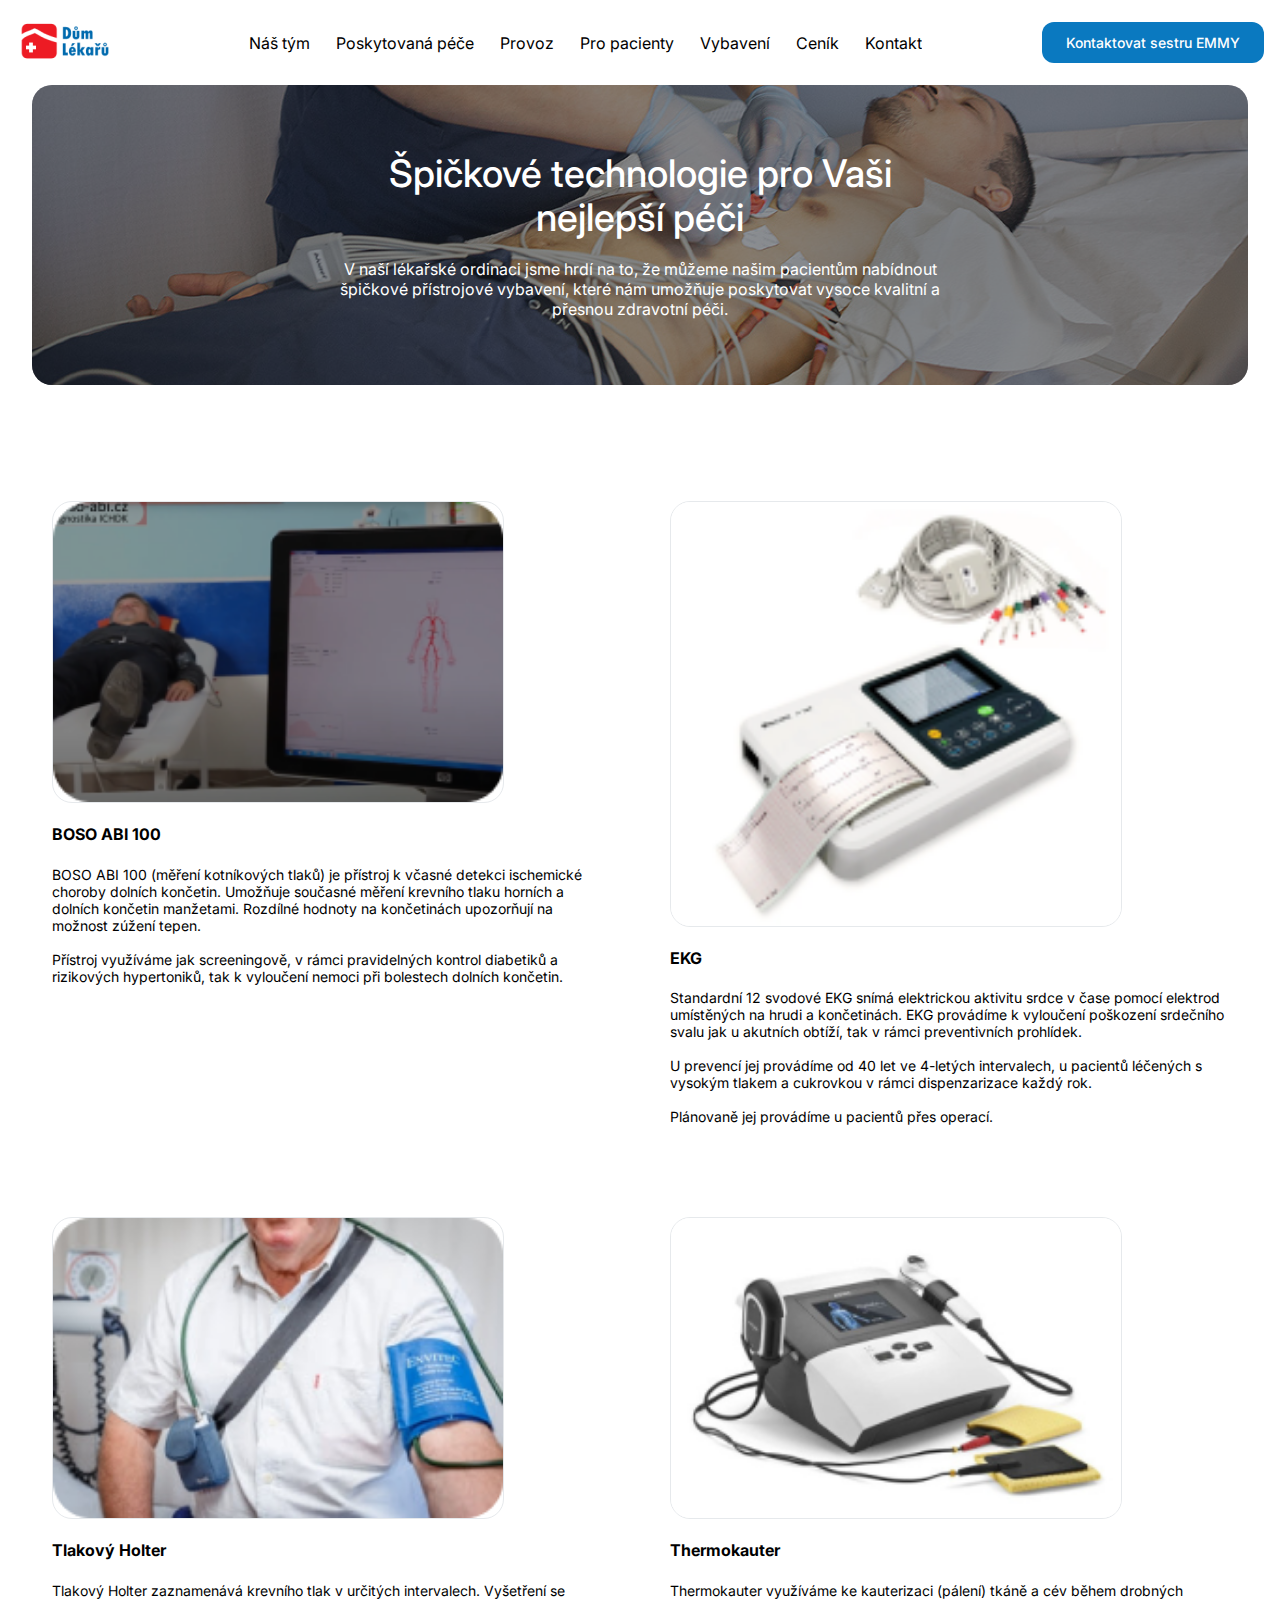
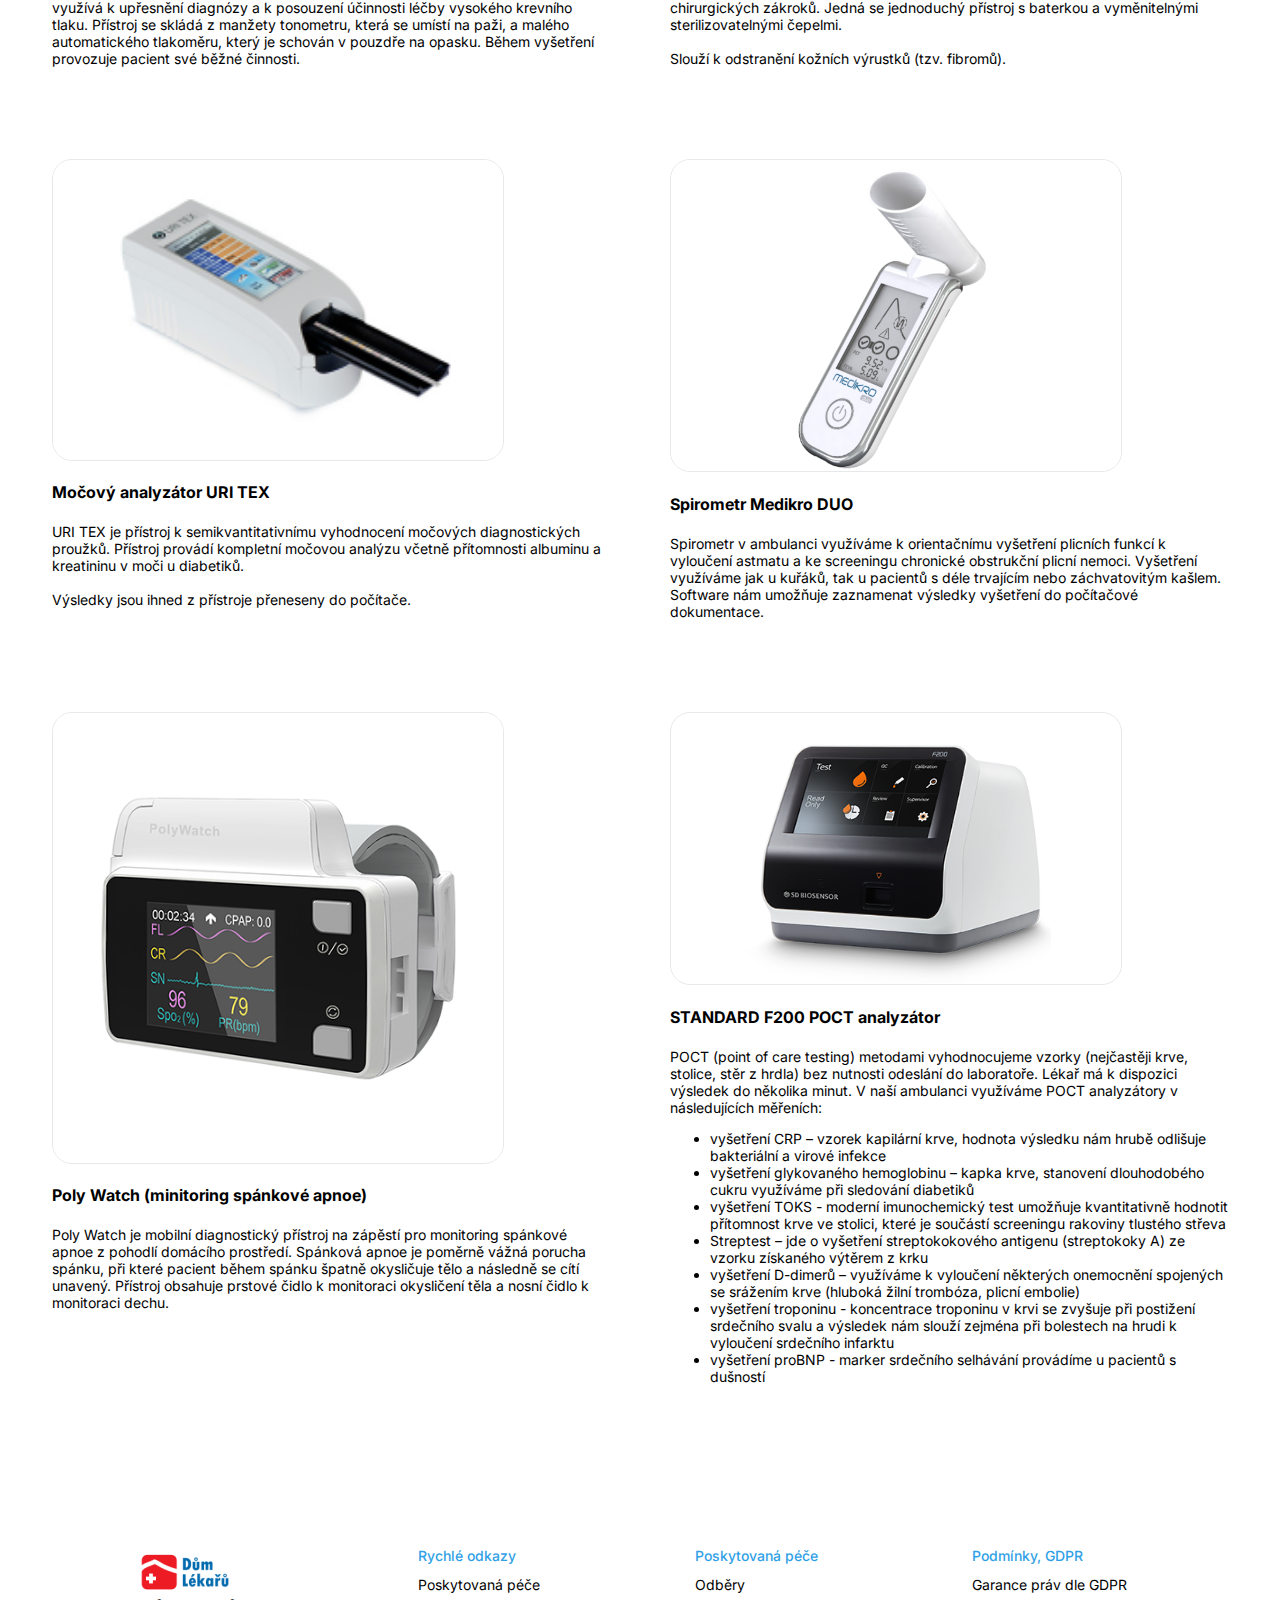
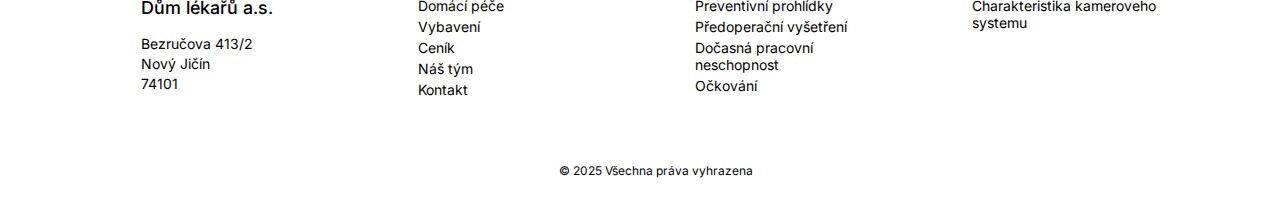
<file: vybaveni2.html>
<!DOCTYPE html>
<html>

    <head>
        <meta charset="utf-8">
        <meta name="viewport" content="initial-scale=1, width=device-width">
        <link rel="stylesheet" href="assets/css/root.css">
        <link rel="stylesheet" href="assets/css/vybaveni.css">
        <link rel="stylesheet" href="assets/css/shared.css">
        <link rel="stylesheet" href="https://cdnjs.cloudflare.com/ajax/libs/font-awesome/4.7.0/css/font-awesome.min.css">
        <link rel="stylesheet"
            href="https://fonts.googleapis.com/css2?family=Inter:ital,wght@0,300;0,400;0,500;0,600;1,400&display=swap">
        <title>Vybavení - Špičkové technologie | Dům Lékařů</title>
        <meta name="description"
            content="V naší lékařské ordinaci jsme hrdí na to, že můžeme našim pacientům nabídnout špičkové přístrojové vybavení, které nám umožňuje poskytovat vysoce kvalitní a přesnou zdravotní péči.">
        <script src="assets/js/shared.js"></script>
    </head>

    <body>
        <div class="main-page-content">
            <header class="low-fi-page-header" w3-include-html="header.html"></header>  
            <section class="subpage-intro">
                <div class="background-overlay"> <img class="background-icon2"
                        alt src="assets/img/vybaveni-bgimage.png">
                    <div class="overlay2"></div>
                    <h1>Špičkové technologie pro Vaši nejlepší péči</h1>
                    <p> V naší lékařské ordinaci jsme hrdí na to, že můžeme
                        našim pacientům nabídnout špičkové přístrojové vybavení,
                        které nám umožňuje poskytovat vysoce kvalitní a přesnou
                        zdravotní péči.
                    </p>
                </div>
            </section>

            <section class="row">
                <div class="vybaveni-list">
                    <div class="vybaveni-item">
                        <img
                            class="vybaveni-img" alt
                            src="assets/img/vybaveni-placeholder-boso.png">
                        <h4>BOSO ABI 100</h4>
                        <p>BOSO ABI 100 (měření kotníkových tlaků) je přístroj k
                            včasné detekci ischemické choroby dolních končetin.
                            Umožňuje současné měření krevního tlaku horních a
                            dolních končetin manžetami. Rozdílné hodnoty na
                            končetinách upozorňují na možnost zúžení tepen.
                            <br />
                            <br />
                            Přístroj využíváme jak screeningově, v rámci
                            pravidelných kontrol diabetiků a rizikových
                            hypertoniků, tak k vyloučení nemoci při bolestech
                            dolních končetin.
                        </p>
                    </div>
                    <div class="vybaveni-item">
                        <img
                            class="vybaveni-img" alt
                            src="assets/img/vybaveni-placeholder-ekg.png">
                        <h4>EKG</h4>
                        <p>Standardní 12 svodové EKG snímá elektrickou aktivitu
                            srdce v čase pomocí elektrod umístěných na hrudi a
                            končetinách. EKG provádíme k vyloučení poškození
                            srdečního svalu jak u akutních obtíží, tak v rámci
                            preventivních prohlídek.
                            <br />
                            <br />
                            U prevencí jej provádíme od 40 let ve 4-letých
                            intervalech, u pacientů léčených s vysokým tlakem a
                            cukrovkou v rámci dispenzarizace každý rok.
                            <br />
                            <br />
                            Plánovaně jej provádíme u pacientů přes operací.

                        </p>
                    </div>
                    <div class="vybaveni-item">
                        <img
                            class="vybaveni-img" alt
                            src="assets/img/vybaveni-placeholder-holter.png">
                        <h4>Tlakový Holter</h4>
                        <p>Tlakový Holter zaznamenává krevního tlak v určitých
                            intervalech. Vyšetření se využívá k upřesnění
                            diagnózy a k posouzení účinnosti léčby vysokého
                            krevního tlaku. Přístroj se skládá z manžety
                            tonometru, která se umístí na paži, a malého
                            automatického tlakoměru, který je schován v pouzdře
                            na opasku. Během vyšetření provozuje pacient své
                            běžné činnosti.

                        </p>
                    </div>
                    <div class="vybaveni-item">
                        <img
                            class="vybaveni-img" alt
                            src="assets/img/vybaveni-placeholder-thermokauter.png">
                        <h4>Thermokauter</h4>
                        <p>Thermokauter využíváme ke kauterizaci (pálení) tkáně
                            a cév během drobných chirurgických zákroků. Jedná se
                            jednoduchý přístroj s baterkou a vyměnitelnými
                            sterilizovatelnými čepelmi.
                            <br /><br />
                            Slouží k odstranění kožních výrustků (tzv. fibromů).

                        </p>
                    </div>
                    <div class="vybaveni-item">
                        <img
                            class="vybaveni-img" alt
                            src="assets/img/vybaveni-placeholder-uri.png">
                        <h4>Močový analyzátor URI TEX</h4>
                        <p>URI TEX je přístroj k semikvantitativnímu vyhodnocení
                            močových diagnostických proužků. Přístroj provádí
                            kompletní močovou analýzu včetně přítomnosti
                            albuminu a kreatininu v moči u diabetiků.
                            <br /><br />
                            Výsledky jsou ihned z přístroje přeneseny do
                            počítače.                            
                        </p>
                </div>

                <div class="vybaveni-item">
                    <img
                            class="vybaveni-img" alt
                            src="assets/img/duo1.png">
                    <h4>Spirometr Medikro DUO</h4>  
                    <p>Spirometr v ambulanci využíváme k orientačnímu 
                        vyšetření plicních funkcí k vyloučení astmatu 
                        a ke screeningu chronické obstrukční plicní nemoci. 
                        Vyšetření využíváme jak u kuřáků, tak u pacientů s déle trvajícím nebo záchvatovitým kašlem. Software nám umožňuje zaznamenat výsledky vyšetření do počítačové dokumentace. 
                                   
                    </p>
                </div> 
                <div class="vybaveni-item"> 
                    <img class="vybaveni-img" alt src="assets/img/apnoes.png">
                    <h4>Poly Watch (minitoring spánkové apnoe)</h4>  
                    <p>Poly Watch je mobilní diagnostický přístroj 
                    na zápěstí pro monitoring spánkové apnoe z pohodlí domácího prostředí. 
                    Spánková apnoe je poměrně vážná porucha
                    spánku, při které pacient během spánku špatně 
                    okysličuje tělo a následně se cítí unavený. 
                    Přístroj obsahuje prstové čidlo k monitoraci 
                    okysličení těla a nosní čidlo k monitoraci dechu. 
                    </p>
                </div>

                <div class="vybaveni-item"> 
                    <img class="vybaveni-img" alt src="assets/img/F200.png"> 
           
                    <h4>STANDARD F200 POCT analyzátor</h4>  
                    <p>POCT (point of care testing) metodami vyhodnocujeme vzorky (nejčastěji krve, stolice, stěr z hrdla) bez nutnosti odeslání do laboratoře. 
                        Lékař má k dispozici výsledek do několika minut. V naší ambulanci využíváme POCT analyzátory v následujících měřeních:                        
                        <ul>
                            <li> vyšetření CRP – vzorek kapilární krve, hodnota výsledku nám hrubě odlišuje bakteriální a virové infekce </li>
                            <li> vyšetření glykovaného hemoglobinu – kapka krve, stanovení dlouhodobého cukru využíváme při sledování diabetiků</li>
                            <li> vyšetření TOKS - moderní imunochemický test umožňuje kvantitativně hodnotit přítomnost krve ve stolici, které je součástí screeningu rakoviny tlustého střeva </li>
                            <li> Streptest – jde o vyšetření streptokokového antigenu (streptokoky A) ze vzorku získaného výtěrem z krku </li>
                            <li> vyšetření D-dimerů – využíváme k vyloučení některých onemocnění spojených se srážením krve (hluboká žilní trombóza, plicní embolie) </li>
                            <li> vyšetření troponinu - koncentrace troponinu v krvi se zvyšuje při postižení srdečního svalu a výsledek nám slouží zejména při bolestech na hrudi k vyloučení srdečního infarktu </li>
                            <li> vyšetření proBNP -  marker srdečního selhávání provádíme u pacientů s dušností </li>
                        </ul>
                    </p>
                </div>                
            </section>

            <footer class="lo-fi-ux-footer" w3-include-html="footer.html"></footer>
        </div>

        <script>              
            includeHTML();   
        </script>    
    </body>

</html>
</file>
<file: assets/css/root.css>
body {
	margin: 0;
	line-height: normal
}

:root {
	--font-inter: Inter;
	--font-size-xs: 12px;
	--font-size-sm: 14px;
	--font-size-lg: 18px;
	--font-size-base: 16px;
	--font-size-13xl: 32px;
	--font-size-lgi: 19px;
	--font-size-7xl: 26px;
	--font-size-19xl: 38px;
	--font-size-4xl: 23px;
	--font-size-11xl: 30px;
	--color-white: #fff;
	--color-black: #000;
	--neutral-700: #d1d9e2;
	--color-steelblue: #0a79c0;
	--neutral-50: #f9fbfd;
	--color-gray-100: #1e232c80;
	--neutral-600: #e6e9ec;
	--color-deepskyblue: #30a1e6;
	--color-snow: #fef6f6;
	--color-red: #ed1b24;
	--gap-45xl: 64px;
	--gap-13xl: 32px;
	--gap-base: 16px;
	--gap-xl: 20px;
	--gap-5xl: 24px;
	--gap-xs: 12px;
	--gap-7xs: 6px;
	--gap-23xl: 42px;
	--gap-3xs: 10px;
	--gap-5xs: 8px;
	--gap-9xs: 4px;
	--gap-9xs-7: 3.7px;
	--gap-29xl: 48px;
	--gap-21xl: 40px;
	--padding-45xl: 64px;
	--padding-61xl: 80px;
	--padding-13xl: 32px;
	--padding-21xl: 40px;
	--padding-23xl: 42px;
	--padding-2xl: 21px;
	--padding-xl: 20px;
	--padding-65xl: 84px;
	--padding-base: 16px;
	--padding-11xl: 30px;
	--padding-12xl: 31px;
	--padding-xs: 12px;
	--padding-5xs: 8px;
	--padding-7xs: 6px;
	--padding-mini: 15px;
	--padding-12xs: 1px;
	--padding-305xl: 324px;
	--padding-118xl: 137px;
	--padding-192xl: 211px;
	--padding-4xs: 9px;
	--padding-143xl: 162px;
	--padding-86xl: 105px;
	--padding-37xl: 56px;
	--padding-11xs: 2px;
	--padding-5xl: 24px;
	--padding-10xs: 3px;
	--padding-8xl: 27px;
	--padding-20xl: 39px;
	--padding-3xl: 22px;
	--padding-15xl: 34px;
	--padding-lgi: 19px;
	--padding-93xl: 112px;
	--padding-2xs-5: 10.5px;
	--br-31xl: 50px;
	--br-xl: 20px;
	--br-base: 16px;
	--br-5xs: 8px;
	--br-xs: 12px;
	--shadow-xsm: 0px 1px 2px #1018280d
}

/*# sourceMappingURL=dum-lekaru-domaci-pece.d05a4791.css.map */
</file>
<file: assets/css/index.035199c4.css>
.kontaktovat-sestru-emmy {
    color: inherit;
    font-weight: 500;
    text-decoration: none;
    position: relative
}

.background-icon,
.overlay {
    position: absolute;
    margin: 0 !important
}

.overlay {
    background-color: var(--color-gray-100);
    z-index: 1;
    width: 100%;
    height: 100%;
    top: 0;
    left: 0;
    right: 0
}

.background-icon {
    object-fit: cover;
    width: 100%;
    height: 100%;
    top: 50%;
    transform: translateY(-50%);
}

.konstantn-tm-lka,
.kte-o-vs {
    margin: 0
}

.konstantn-tm-lka-container {
    font-size: inherit;
    align-self: stretch;
    margin: 0;
    font-family: inherit;
    font-weight: 500;
    line-height: 44px;
    position: relative
}

.poskytujeme-standardn-lebn {
    font-size: var(--font-size-base);
    align-self: stretch;
    line-height: 20px;
    position: relative
}

.poskytujeme-standardn-lebn a {
    text-decoration: underline;
    color: var(--color-white);
}

.paragraph-container {
    justify-content: flex-start;
    align-self: stretch;
    align-items: center;
    gap: var(--gap-xl);
    flex-direction: column;
    display: flex
}

.phinfo-icon {
    flex-shrink: 0;
    width: 16px;
    height: 16px;
    position: relative;
    overflow: hidden
}

.horizontal-container4 {
    justify-content: flex-start;
    align-items: center;
    gap: var(--gap-9xs);
    flex-direction: row;
    display: flex
}

.vertical-container,
.vertical-container1 {
    flex-direction: column;
    justify-content: center;
    align-items: center;
    display: flex
}

.vertical-container1 {
    gap: var(--gap-5xs);
    text-align: left;
    font-size: var(--font-size-xs)
}

.vertical-container {
    gap: var(--gap-5xl);
    z-index: 2;
    flex: 1;
    max-width: 100%
}

.background-parent,
.main-content {
    flex-direction: row;
    align-items: flex-start;
    max-width: 100%;
    display: flex
}

.background-parent {
    justify-content: flex-start;
    width: 651px;
    position: relative
}

.main-content {
    justify-content: center;
    width: 1216px
}

.image-5-icon {
    object-fit: cover;
    flex: 1;
    align-self: stretch;
    max-width: 100%;
    max-height: 100%;
    position: relative;
    overflow: hidden
}

.image-5-wrapper {
    padding: var(--padding-11xs)0 0;
    box-sizing: border-box;
    flex-direction: column;
    justify-content: flex-start;
    align-items: flex-start;
    width: 114px;
    height: 61px;
    display: flex
}

.image-8-icon {
    object-fit: cover;
    flex-shrink: 0;
    align-self: stretch;
    max-width: 100%;
    height: 43px;
    position: relative;
    overflow: hidden
}

.image-8-wrapper {
    box-sizing: border-box;
    flex-direction: column;
    justify-content: flex-start;
    align-items: flex-start;
    width: 174px;
    padding: 10px 0 0;
    display: flex
}

.image-7-icon {
    object-fit: contain;
    width: 97px;
    height: 63px;
    min-height: 63px;
    position: relative
}

.image-9-icon {
    object-fit: cover;
    flex: 1;
    align-self: stretch;
    max-width: 100%;
    max-height: 100%;
    position: relative;
    overflow: hidden
}

.image-9-wrapper {
    padding: var(--padding-12xs)0 0;
    box-sizing: border-box;
    flex-direction: column;
    justify-content: flex-start;
    align-items: flex-start;
    width: 80px;
    height: 62px;
    display: flex
}

.image-17-icon {
    object-fit: cover;
    flex-shrink: 0;
    align-self: stretch;
    max-width: 100%;
    height: 47px;
    position: relative;
    overflow: hidden
}

.image-17-wrapper {
    padding: var(--padding-5xs)0 0;
    box-sizing: border-box;
    flex-direction: column;
    justify-content: flex-start;
    align-items: flex-start;
    width: 63px;
    display: flex
}

.image-18-icon {
    object-fit: cover;
    width: 59px;
    height: 55px;
    position: relative
}

.image-18-wrapper {
    flex-direction: column;
    justify-content: flex-start;
    align-items: flex-start;
    padding: 4px 0 0;
    display: flex
}

.image-19-icon {
    object-fit: cover;
    flex: 1;
    align-self: stretch;
    max-width: 100%;
    max-height: 100%;
    position: relative;
    overflow: hidden
}

.image-19-wrapper {
    padding: var(--padding-7xs)0 0;
    box-sizing: border-box;
    flex-direction: column;
    justify-content: flex-start;
    align-items: flex-start;
    width: 117px;
    height: 57px;
    display: flex
}

.horizontal-container5 {
    border-radius: var(--br-xl)var(--br-xl)0 0;
    background-color: var(--color-white);
    padding: var(--padding-base)68px var(--padding-base)var(--padding-45xl);
    justify-content: space-between;
    align-self: stretch;
    align-items: flex-start;
    gap: var(--gap-xl);
    z-index: 2;
    flex-flow: wrap;
    display: flex
}

.phinfo-icon1 {
    flex-shrink: 0;
    width: 16px;
    height: 16px;
    position: relative;
    overflow: hidden
}

.phinfo-wrapper {
    padding: var(--padding-12xs)0 0;
    flex-direction: column;
    justify-content: flex-start;
    align-items: flex-start;
    display: flex
}

.lkaskou-pi-poskytujeme {
    line-height: 18px;
    position: relative
}

.horizontal-container6 {
    background-color: var(--color-white);
    padding: 0 var(--padding-xl);
    justify-content: center;
    align-self: stretch;
    align-items: flex-start;
    gap: var(--gap-9xs);
    z-index: 2;
    flex-direction: row;
    display: flex
}

.image-gallery {
    text-align: left;
    font-size: var(--font-size-xs);
    color: var(--color-black);
    flex-direction: column;
    justify-content: flex-start;
    align-items: flex-start;
    width: 1216px;
    max-width: 100%;
    display: flex;
    margin: 32px 0;
}

.overlay-parent,
.pro-si-vybrat {
    max-width: 100%;
    position: relative
}

.overlay-parent {
    padding: 140px var(--padding-xl) 140px;
    box-sizing: border-box;
    text-align: center;
    font-size: var(--font-size-19xl);
    color: var(--color-white);
    font-family: var(--font-inter);
    flex-direction: column;
    justify-content: center;
    align-self: stretch;
    align-items: center;
    gap: 165px;
    display: flex;
    overflow: hidden;
    min-height: 540px;
    height: 100%;
}

.pro-si-vybrat {
    font-size: inherit;
    margin: 0;
    font-family: inherit;
    font-weight: 500;
    line-height: 38px;
    display: inline-block
}

.header {
    padding: 0 var(--padding-xl);
    box-sizing: border-box;
    flex-direction: column;
    justify-content: flex-start;
    align-self: stretch;
    align-items: center;
    max-width: 100%;
    display: flex
}

.material-symbolsroofing-round-icon {
    flex-shrink: 0;
    width: 24px;
    height: 24px;
    position: relative;
    overflow: hidden
}

.low-fi-avatar {
    border-radius: var(--br-xl);
    background-color: var(--color-white);
    padding: var(--padding-xs);
    flex-direction: row;
    justify-content: center;
    align-items: center;
    display: flex;
    box-shadow: 0 0 16px #a2aeb526
}

.irok-spektrum-lkaskch,
.komplexn-pe-na {
    align-self: stretch;
    font-weight: 500;
    position: relative
}

.irok-spektrum-lkaskch {
    font-size: var(--font-size-sm);
    font-weight: 300;
    line-height: 20px
}

.features-base,
.text-container {
    flex-direction: column;
    justify-content: flex-start;
    align-items: flex-start;
    display: flex
}

.text-container {
    align-self: stretch;
    gap: var(--gap-5xs)
}

.features-base {
    box-shadow: var(--shadow-xsm);
    border-radius: var(--br-xl);
    background-color: var(--neutral-50);
    border: 1px solid var(--neutral-600);
    box-sizing: border-box;
    padding: var(--padding-3xl)var(--padding-12xl);
    gap: var(--gap-5xl);
    flex: 1;
    flex-basis: 300px;
    max-width: 100%
}

.iconoiruser-star {
    flex-shrink: 0;
    width: 24px;
    height: 24px;
    position: relative;
    overflow: hidden
}

.low-fi-avatar1 {
    border-radius: var(--br-xl);
    background-color: var(--color-white);
    padding: var(--padding-xs);
    flex-direction: row;
    justify-content: center;
    align-items: center;
    display: flex;
    box-shadow: 0 0 16px #a2aeb526
}

.vysok-odbornost-a,
.zkuen-lkask-tm {
    align-self: stretch;
    font-weight: 500;
    position: relative
}

.vysok-odbornost-a {
    font-size: var(--font-size-sm);
    font-weight: 300;
    line-height: 20px
}

.carboncrop-growth-icon {
    flex-shrink: 0;
    width: 24px;
    height: 24px;
    position: relative;
    overflow: hidden
}

.draz-na-preventivn,
.prevence-a-vzdlvn {
    align-self: stretch;
    font-weight: 500;
    position: relative
}

.draz-na-preventivn {
    font-size: var(--font-size-sm);
    font-weight: 300;
    line-height: 20px
}

.phhand-heart-icon {
    flex-shrink: 0;
    width: 24px;
    height: 24px;
    position: relative;
    overflow: hidden
}

.low-fi-avatar3 {
    border-radius: var(--br-xl);
    background-color: var(--color-white);
    padding: var(--padding-xs);
    flex-direction: row;
    justify-content: center;
    align-items: center;
    display: flex;
    box-shadow: 0 0 16px #a2aeb526
}

.inovativn-a-alternativn,
.nabdka-modernch-a {
    align-self: stretch;
    font-weight: 500;
    position: relative
}

.nabdka-modernch-a {
    font-size: var(--font-size-sm);
    font-weight: 300;
    line-height: 20px
}

.features-base3,
.text-container3 {
    flex-direction: column;
    justify-content: flex-start;
    align-items: flex-start;
    display: flex
}

.solardocument-add-linear-icon {
    flex-shrink: 0;
    width: 24px;
    height: 24px;
    position: relative;
    overflow: hidden
}

.low-fi-avatar4 {
    border-radius: var(--br-xl);
    background-color: var(--color-white);
    padding: var(--padding-xs);
    flex-direction: row;
    justify-content: center;
    align-items: center;
    display: flex;
    box-shadow: 0 0 16px #a2aeb526
}

.pe-it-na,
.speciln-programy-pro {
    align-self: stretch;
    font-weight: 500;
    position: relative
}

.speciln-programy-pro {
    font-size: var(--font-size-sm);
    font-weight: 300;
    line-height: 20px
}

.fluent-mdl2date-time-2-icon {
    flex-shrink: 0;
    width: 24px;
    height: 24px;
    position: relative;
    overflow: hidden
}

.low-fi-avatar5 {
    border-radius: var(--br-xl);
    background-color: var(--color-white);
    padding: var(--padding-xs);
    flex-direction: row;
    justify-content: center;
    align-items: center;
    display: flex;
    box-shadow: 0 0 16px #a2aeb526
}

.flexibiln-a-dostupn,
.pizpsoben-ordinan-hodiny {
    align-self: stretch;
    font-weight: 500;
    position: relative
}

.pizpsoben-ordinan-hodiny {
    font-size: var(--font-size-sm);
    font-weight: 300;
    line-height: 20px
}

.text-container5 {
    align-self: stretch;
    gap: var(--gap-5xs);
    flex-direction: column;
    display: flex
}

.lo-fi-ux-features,
.lo-fi-ux-features-wrapper,
.row {
    box-sizing: border-box;
    max-width: 100%;
    display: flex
}

.lo-fi-ux-features {
    padding: var(--padding-45xl)0;
    justify-content: center;
    align-items: center;
    gap: var(--gap-29xl);
    flex-direction: column;
    flex: 1
}

.lo-fi-ux-features-wrapper {
    text-align: left;
    font-size: var(--font-size-13xl);
    color: var(--color-black);
    font-family: var(--font-inter);
    flex-direction: row;
    justify-content: flex-start;
    align-self: stretch;
    align-items: flex-start
}

.info {
    min-width: 23px;
    font-weight: 600;
    display: inline-block;
    position: relative
}

.tag {
    background-color: var(--color-red);
    padding: var(--padding-11xs)var(--padding-7xs);
    text-align: center;
    font-size: var(--font-size-xs);
    color: var(--color-white);
    border-radius: 4px;
    flex-direction: row;
    justify-content: flex-start;
    align-items: flex-start;
    display: flex;
    overflow: hidden;
    width: fit-content;
}

.info-box h4 {
    font-size: var(--font-size-13xl);
    margin: var(--padding-base) 0 0;
    font-family: inherit;
    font-weight: 500;
    line-height: 38px;
}

.dkujeme-za-pochopen,
.v-souasn-dob {
    margin: 0
}

.v-souasn-dob-container {
    z-index: 2;
    line-height: 20px;
    top: 137px
}

.info-box h6 {
    font-size: var(--font-size-base);
    font-weight: 500;
    margin: var(--padding-base) 0 0;
}

.pijmme-pacienty-kte {
    z-index: 2;
    line-height: 20px;
    top: 244px
}

.kontaktovat-sestru-emmy2 {
    font-size: var(--font-size-sm);
    font-weight: 500;
    font-family: var(--font-inter);
    color: var(--color-white);
    text-align: left;
    position: relative
}

.low-fi-button2 {
    cursor: pointer;
    padding: var(--padding-xs)var(--padding-5xl);
    background-color: var(--color-steelblue);
    border-radius: var(--br-xs);
    white-space: nowrap;
    border: 0;
    flex-direction: row;
    justify-content: flex-start;
    align-items: flex-start;
    display: flex;
    position: absolute;
    top: 316px;
    left: 32px
}

.header1 {
    font-size: var(--font-size-13xl);
    align-self: stretch;
    margin: 0;
    font-family: inherit;
    font-weight: 500;
    line-height: 38px;
    position: relative
}

.emmy-je-chytr {
    max-width: 100%;
    line-height: 20px;
    display: inline-block;
    position: relative
}

.iconamooncheck-fill {
    flex-shrink: 0;
    width: 24px;
    height: 24px;
    position: relative;
    overflow: hidden
}

.me-vs-spojit {
    line-height: 20px;
    position: relative
}

.list-row {
    justify-content: center;
    align-items: center;
    gap: var(--gap-5xs);
    flex-direction: row;
    display: flex
}

.iconamooncheck-fill1 {
    flex-shrink: 0;
    width: 24px;
    height: 24px;
    position: relative;
    overflow: hidden
}

.domluv-vm-schzku {
    line-height: 20px;
    position: relative
}

.list-row1 {
    justify-content: center;
    align-items: center;
    gap: var(--gap-5xs);
    flex-direction: row;
    display: flex
}

.iconamooncheck-fill2 {
    flex-shrink: 0;
    width: 24px;
    height: 24px;
    position: relative;
    overflow: hidden
}

.pepole-dokumenty-od {
    line-height: 20px;
    position: relative
}

.iconamooncheck-fill3 {
    flex-shrink: 0;
    width: 24px;
    height: 24px;
    position: relative;
    overflow: hidden
}

.ped-vm-pedem {
    line-height: 20px;
    position: relative
}

.lo-fi-ux-features1,
.row2 {
    flex-direction: column;
    align-items: center;
    display: flex
}

.lo-fi-ux-features1,
.row2 {
    box-sizing: border-box;
    max-width: 100%
}

.row2 {
    justify-content: flex-start;
    gap: var(--gap-13xl);
    width: 1216px;
    padding: 0 78px;
    overflow: hidden
}

.lo-fi-ux-features1 {
    padding: var(--padding-45xl)0;
    flex: 1;
    justify-content: center
}

.lo-fi-ux-features-container {
    box-sizing: border-box;
    text-align: center;
    font-size: var(--font-size-sm);
    color: var(--color-black);
    font-family: var(--font-inter);
    flex-direction: row;
    justify-content: flex-start;
    align-self: stretch;
    align-items: flex-start;
    max-width: 100%;
    display: flex
}

.header2 {
    font-size: inherit;
    margin: 0;
    font-family: inherit;
    font-weight: 500;
    line-height: 38px;
    position: relative
}

.about-header {
    padding: 0 var(--padding-xl);
    flex-direction: row;
    justify-content: center;
    align-self: stretch;
    align-items: flex-start;
    display: flex
}

.jsme-spolenost-poskytujc {
    font-weight: 500;
    font-size: 1rem;
    margin: 0 0 var(--padding-base);
}

.nae-spolenost-vznikla {
    align-self: stretch;
    line-height: 20px;
    position: relative
}

.live-wrapper,
.live-wrapper-child {
    box-sizing: border-box;
    align-self: stretch;
    max-width: 100%
}

.live-wrapper-child {
    border-top: 1px solid var(--neutral-600);
    flex: 1;
    position: relative
}

.live-wrapper {
    padding: 0;
    flex-direction: row;
    justify-content: flex-start;
    align-items: flex-start;
    height: 2px;
    display: flex
}

.naim-dlouhodobm-clem,
.tvome-konstantn-lkask {
    align-self: stretch;
    line-height: 20px;
    position: relative
}

.tvome-konstantn-lkask {
    white-space: pre-wrap
}

.history {
    align-self: stretch;
    gap: var(--gap-3xs);
    font-size: var(--font-size-sm)
}

.about-description,
.history,
.jsme-spolenost-poskytujc-p-parent {
    flex-direction: column;
    justify-content: flex-start;
    align-items: flex-start;
    max-width: 100%;
    display: flex
}

.jsme-spolenost-poskytujc-p-parent {
    align-self: stretch;
    gap: var(--gap-5xs);
    padding-block: var(--padding-23xl);
}

.about-description {
    box-sizing: border-box;
    flex-basis: 500px;
}

.about-description p {
    font-size: var(--font-size-sm);
    line-height: 20px;
}

.kolektiv-pracoviste-3 {
    object-fit: cover;
    flex: 1;
    min-width: 370px;
    max-width: 100%;
    height: 100%;
    position: relative;
    overflow: hidden
}

.horizontal-container8 {
    border-radius: var(--br-xl);
    background-color: var(--neutral-50);
    border: 1px solid var(--neutral-600);
    box-sizing: border-box;
    padding: 0 0 0 var(--padding-11xl);
    justify-content: center;
    align-self: stretch;
    gap: var(--gap-23xl);
    text-align: left;
    font-size: var(--font-size-base);
    flex-direction: row;
    flex-wrap: wrap;
    overflow: hidden;
}

.about-content,
.about-content-wrapper,
.horizontal-container8 {
    align-items: flex-end;
    max-width: 100%;
    display: flex
}

.about-content {
    justify-content: flex-start;
    gap: var(--gap-13xl);
    flex-direction: column;
    width: 1216px
}

.about-content-wrapper {
    padding: 0 var(--padding-xl)var(--padding-13xl);
    box-sizing: border-box;
    text-align: center;
    font-size: var(--font-size-13xl);
    color: var(--color-black);
    font-family: var(--font-inter);
    flex-direction: row;
    justify-content: center;
    align-self: stretch
}

.doktor-veobecnho-lkastv,
.mudr-tomas-jinek {
    flex-shrink: 0;
    width: 196px;
    font-weight: 500;
    display: inline-block;
    position: relative
}

.doktor-veobecnho-lkastv {
    font-size: var(--font-size-sm);
    width: 195px;
    font-weight: 300;
    line-height: 20px
}

/* .intersect-icon {
    object-fit: contain;
    flex: 1 0;
    width: 100%;
    height: 100%;
    position: absolute;
    top: 4px;
    left: 0;
    overflow: hidden;
    transform: scale(1.185)
} */

.wrapper-intersect {
    flex: 1 0;
    justify-content: center;
    align-items: center;
    max-width: 100%;
    height: 366.8px;
    display: flex;
    position: relative
}

.modal-member-overlay {
    display: none;
    padding: 0 var(--padding-12xs)0 var(--padding-4xs);
    box-sizing: border-box;
    flex-direction: row;
    flex-shrink: 0;
    justify-content: flex-start;
    align-self: stretch;
    height: 366.8px
}

.modal-content {
    padding: 0 var(--padding-10xs)0 0;
    flex-direction: row;
    justify-content: flex-end;
    align-self: stretch
}

.modal-close-button-child {
    background: linear-gradient(90deg, #fff, #fff0);
    width: 180px;
    height: 397px;
    display: none;
    position: relative
}

.mingcuteright-line-icon {
    object-fit: contain;
    flex-shrink: 0;
    width: 36px;
    height: 36px;
    position: relative;
    overflow: hidden
}

.close-modal-button {
    border-radius: var(--br-5xs);
    background-color: var(--color-steelblue);
    z-index: 2;
    flex-direction: row;
    flex-shrink: 0;
    justify-content: center;
    align-items: center;
    width: 50px;
    height: 50px;
    display: flex;
    overflow: hidden
}

.modal-close-button {
    padding: var(--padding-143xl)var(--padding-7xs);
    z-index: 1;
    background: linear-gradient(90deg, #fff, #fff0);
    flex-direction: row;
    flex: 1;
    justify-content: flex-end;
    align-self: stretch;
    align-items: flex-start;
    margin-top: -399px;
    display: flex
}

.member-modal {
    flex-direction: column;
    flex-shrink: 0;
    justify-content: flex-start;
    align-self: stretch;
    align-items: flex-end;
    width: 180px;
    display: flex
}


.pointer-icon {
    object-fit: contain;
    z-index: 1;
    width: 21px;
    height: 25.8px;
    position: relative
}

.vce-informac {
    font-size: var(--font-size-sm);
    font-weight: 500;
    font-family: var(--font-inter);
    color: var(--color-white);
    text-align: left;
    min-width: 96px;
    display: inline-block;
    position: relative
}

.info-button,
.info-overlay-content,
.low-fi-button4 {
    flex-direction: row;
    align-items: flex-start;
    display: flex
}

.low-fi-button4 {
    cursor: pointer;
    padding: var(--padding-xs)var(--padding-5xl);
    background-color: var(--color-steelblue);
    border-radius: var(--br-xs);
    white-space: nowrap;
    z-index: 1;
    border: 0;
    justify-content: flex-start
}

.info-button,
.info-overlay-content {
    padding: 0 var(--padding-11xs)0 var(--padding-12xs);
    justify-content: flex-end
}

.info-overlay-content {
    padding: 213.8px var(--padding-37xl)56.8px 13px;
    flex-direction: column;
    flex-shrink: 0;
    align-items: flex-end;
    gap: 29.4px;
    position: relative
}

.modal-content1 {
    width: 382px;
    max-width: 100%
}

.modal-close-button-item {
    background: linear-gradient(90deg, #fff0, #fff);
    width: 180px;
    height: 397px;
    display: none;
    position: relative
}

.mingcuteright-line-icon1 {
    flex-shrink: 0;
    width: 36px;
    height: 36px;
    position: relative;
    overflow: hidden
}

.close-modal-button1,
.modal-close-button1 {
    flex-direction: row;
    flex-shrink: 0;
    display: flex
}

.close-modal-button1 {
    border-radius: var(--br-5xs);
    background-color: var(--color-steelblue);
    z-index: 3;
    justify-content: center;
    align-items: center;
    width: 50px;
    height: 50px;
    overflow: hidden
}

.modal-close-button1 {
    padding: var(--padding-143xl)29px;
    box-sizing: border-box;
    z-index: 2;
    background: linear-gradient(90deg, #fff0, #fff);
    justify-content: flex-start;
    align-self: stretch;
    align-items: flex-start;
    width: 180px;
    margin-left: -143px
}

.doktor-veobecnho-lkastv5,
.mudr-tomas-jinek4 {
    flex-shrink: 0;
    width: 196px;
    font-weight: 500;
    display: inline-block;
    position: relative
}

.doktor-veobecnho-lkastv5 {
    font-size: var(--font-size-sm);
    width: 195px;
    font-weight: 300;
    line-height: 20px
}

.intersect-icon5 {
    object-fit: contain;
    flex: 1 0;
    width: 100%;
    height: 100%;
    position: absolute;
    top: 4px;
    left: 0;
    overflow: hidden;
    transform: scale(1.185)
}

.wrapper-intersect5 {
    flex: 1 0;
    justify-content: center;
    align-items: center;
    max-width: 100%;
    height: 366.8px;
    display: flex;
    position: relative
}

.member-overlay1 {
    padding: 0 var(--padding-12xs)0 var(--padding-4xs);
    flex-direction: row;
    justify-content: flex-start;
    align-self: stretch;
    align-items: flex-start;
    height: 366.8px;
    display: flex
}

.member-modal1 {
    align-self: stretch;
    width: 419px;
    max-width: 100%;
    padding: 0
}

.content,
.content-wrapper,
.member-modal1 {
    flex-direction: row;
    justify-content: flex-start;
    align-items: flex-start;
    display: flex
}

.content {
    flex: 1;
    align-self: stretch;
    gap: 13px;
    max-width: 100%;
    overflow-x: auto
}


.header3 {
    font-size: inherit;
    min-width: 119px;
    margin: 0;
    font-family: inherit;
    font-weight: 500;
    line-height: 38px;
    display: inline-block;
    position: relative
}

.header-wrapper {
    padding: 0 var(--padding-xl);
    flex-direction: row;
    justify-content: center;
    align-self: stretch;
    align-items: flex-start;
    display: flex
}

.dm-lka-as {
    font-size: var(--font-size-base);
    align-self: stretch;
    font-weight: 500;
    position: relative
}

.bezruova-4132,
.nov-jin,
.p {
    margin: 0
}

.bezruova-4132-nov-jin-741-container {
    align-self: stretch;
    line-height: 20px;
    position: relative
}

.live-wrapper1,
.separator {
    box-sizing: border-box;
    align-self: stretch;
    max-width: 100%
}

.separator {
    border-top: 1px solid var(--neutral-600);
    flex: 1;
    position: relative
}

.live-wrapper1 {
    padding: var(--padding-base)0 var(--padding-mini);
    flex-direction: row;
    justify-content: flex-start;
    align-items: flex-start;
    height: 32px;
    display: flex
}

.system-uiconsmail {
    flex-shrink: 0;
    width: 20px;
    height: 20px;
    min-height: 20px;
    position: relative;
    overflow: hidden
}

.recepcedumlekarucz {
    white-space: nowrap;
    line-height: 20px;
    text-decoration: underline;
    position: relative
}

.contact-icons {
    justify-content: flex-start;
    align-items: flex-start;
    gap: var(--gap-9xs);
    flex-direction: row;
    display: flex
}

.phphone-light-icon {
    flex-shrink: 0;
    width: 20px;
    height: 20px;
    min-height: 20px;
    position: relative;
    overflow: hidden
}

.div {
    white-space: nowrap;
    min-width: 122px;
    line-height: 20px;
    display: inline-block;
    position: relative
}

.contact-icons1 {
    justify-content: flex-start;
    align-items: flex-start;
    gap: var(--gap-9xs);
    flex-direction: row;
    display: flex
}

.pondl,
.time {
    line-height: 20px;
    display: inline-block;
    position: relative
}

.pondl {
    flex-shrink: 0;
    width: 60px
}

.time {
    white-space: nowrap;
    min-width: 89px
}

.table-row {
    border-bottom: 1px solid var(--neutral-600);
    padding: var(--padding-5xs)0 var(--padding-7xs);
    justify-content: space-between;
    align-self: stretch;
    align-items: center;
    gap: var(--gap-xl);
    flex-direction: row;
    display: flex
}

.div1,
.ter {
    line-height: 20px;
    display: inline-block;
    position: relative
}

.ter {
    flex-shrink: 0;
    width: 60px
}

.div1 {
    white-space: nowrap;
    min-width: 90px
}

.table-row1 {
    border-bottom: 1px solid var(--neutral-600);
    padding: var(--padding-5xs)0 var(--padding-7xs);
    justify-content: space-between;
    align-self: stretch;
    align-items: center;
    gap: var(--gap-xl);
    flex-direction: row;
    display: flex
}

.div2,
.steda {
    line-height: 20px;
    display: inline-block;
    position: relative
}

.steda {
    flex-shrink: 0;
    width: 60px
}

.div2 {
    white-space: nowrap;
    min-width: 89px
}

.table-row2 {
    border-bottom: 1px solid var(--neutral-600);
    padding: var(--padding-5xs)0 var(--padding-7xs);
    justify-content: space-between;
    align-self: stretch;
    align-items: center;
    gap: var(--gap-xl);
    flex-direction: row;
    display: flex
}

.div3,
.tvrtek {
    line-height: 20px;
    display: inline-block;
    position: relative
}

.tvrtek {
    flex-shrink: 0;
    width: 60px
}

.div3 {
    white-space: nowrap;
    min-width: 89px
}

.table-row3 {
    border-bottom: 1px solid var(--neutral-600);
    padding: var(--padding-5xs)0 var(--padding-7xs);
    justify-content: space-between;
    align-self: stretch;
    align-items: center;
    gap: var(--gap-xl);
    flex-direction: row;
    display: flex
}

.div4,
.ptek {
    line-height: 20px;
    display: inline-block;
    position: relative
}

.ptek {
    flex-shrink: 0;
    width: 60px
}

.div4 {
    white-space: nowrap;
    min-width: 89px
}

.table,
.table-row4 {
    align-self: stretch;
    display: flex
}

.table-row4 {
    padding: var(--padding-5xs)0;
    justify-content: space-between;
    align-items: center;
    gap: var(--gap-xl);
    flex-direction: row
}

.table {
    flex-direction: column;
    justify-content: flex-start;
    align-items: flex-start
}

.v-ostatn-ordinanch {
    font-size: var(--font-size-xs);
    max-width: 100%;
    line-height: 18px;
    display: inline-block;
    position: relative
}

.contact-details,
.google-maps-widget,
.row3 {
    flex-direction: column;
    justify-content: flex-start;
    align-items: flex-start;
    max-width: 100%;
    display: flex
}

.row3 {
    border-radius: var(--br-xl);
    background-color: var(--color-white);
    padding: var(--padding-base)var(--padding-13xl);
    box-sizing: border-box;
    align-self: stretch;
    gap: var(--gap-5xs);
    overflow: hidden
}

.contact-details {
    gap: var(--gap-3xs);
    flex: 1
}

.google-maps-widget {
    border-radius: var(--br-base);
    padding: var(--padding-xs);
    box-sizing: border-box;
    border: 0;
    flex: .9571;
    overflow: hidden
}

.horizontal-container9 {
    border-radius: var(--br-xl);
    background-color: var(--neutral-50);
    border: 1px solid var(--neutral-600);
    box-sizing: border-box;
    padding: var(--padding-11xl)var(--padding-12xl);
    justify-content: center;
    align-self: stretch;
    gap: var(--gap-13xl);
    text-align: left;
    font-size: var(--font-size-sm);
    flex-direction: row
}

.content-container,
.content1,
.horizontal-container9 {
    align-items: flex-start;
    max-width: 100%;
    display: flex
}

.content1 {
    justify-content: flex-start;
    gap: var(--gap-13xl);
    flex-direction: column;
    width: 1216px
}

.content-container {
    padding: var(--padding-45xl) var(--padding-xl);
    box-sizing: border-box;
    text-align: center;
    font-size: var(--font-size-13xl);
    color: var(--color-black);
    font-family: var(--font-inter);
    flex-direction: row;
    justify-content: center;
    align-self: stretch
}

.gallery {
    justify-content: center;
    align-self: stretch;
    align-items: flex-start;
    max-width: 100%;
    display: flex;
    margin: 0px 10px 0px 10px;
}

.gallery .content1 {
    display: grid;
    grid-template-columns: repeat(3, 1fr);
    grid-template-rows: repeat(2, 1fr);
    gap: var(--gap-7xs);
}

.gallery img {
    width: 100%;
    border-radius: var(--br-xs);
    background-color: var(--neutral-50);
    border: 1px solid var(--neutral-600);
}

.icon-placeholder-fill {
    flex-shrink: 0;
    width: 16px;
    height: 16px;
    min-height: 16px;
    display: none;
    position: relative;
    overflow: hidden
}

.link-background {
    border-radius: var(--br-31xl);
    background-color: var(--color-steelblue);
    flex: 1;
    height: 16px;
    position: relative
}

.vertical-container10,
.vertical-container9 {
    flex-direction: column;
    justify-content: flex-start;
    align-items: flex-start;
    display: flex
}

.vertical-container10 {
    align-self: stretch;
    gap: var(--gap-xs)
}

.vertical-container9 {
    gap: var(--gap-5xl);
    width: 54px
}

.slider-section-wrapper {
    position: relative;
    width: 100%;
}

.slider-container {
    display: flex;
    gap: 16px;
    scroll-behavior: smooth;
    width: 100%;
    overflow: hidden;
    overflow-x: scroll;
    justify-content: flex-start;
    -ms-overflow-style: none;
    scrollbar-width: none;
}

.slider-container::-webkit-scrollbar {
    display: none;
}

.arrow-wrapper {
    position: absolute;
    height: 100%;
    width: 180px;
    z-index: 10;
    display: flex;
    align-items: center;
    justify-content: center;
}

.arrow-wrapper.hidden {
    display: none;
}

#left-slider-arrow {
    background: linear-gradient(90deg, #fff, #fff0);
    left: 0;
}

#right-slider-arrow {
    background: linear-gradient(90deg, #fff0, #fff);
    right: 0;
}

.team-member {
    position: relative;
    height: 360px;
    width: 260px;
    min-width: 260px;
    display: flex;
    flex-direction: column;
    align-items: center;
    gap: 4px;
    background-color: var(--neutral-50);
    border: 1px solid var(--neutral-600);
    border-radius: 20px;
    padding: 32px;
    text-align: center;
    color: black;
    transition: all 0.3s ease-in-out;
    overflow: hidden;
}

.team-member-name {
    font-weight: 500;
    font-size: 1rem;
}

.team-member-description {
    font-weight: 300;
    font-size: 0.875rem;
}

.team-member-photo {
    position: absolute;
    bottom: 0;
    right: 50%;
    transform: translateX(50%);
    width: 95%;
    filter: drop-shadow(0px 4px 20px #00000025);
    z-index: 0;
}

.team-member button {
    position: absolute;
    z-index: 2;
    bottom: 0;
    left: 50%;
    opacity: 0;
    transform: translateX(-50%);
    transition: all 0.3s ease-in-out;
}

.team-member:not(.no-more-info):hover button {
    bottom: 32px;
    opacity: 100;
}

.team-member:not(.no-more-info):hover .team-member-photo {
    filter: drop-shadow(0px 4px 20px #00000025) saturate(0);
}

.team-member:not(.no-more-info):hover {
    border-color: var(--color-steelblue);
}

.info-box {
    display: flex;
    justify-content: space-between;
    width: 100%;
    border-radius: var(--br-xl);
    background-color: var(--color-snow);
    text-align: left;
    font-size: var(--font-size-sm);
    overflow: hidden;
    position: relative;
}

.info-box-content {
    max-width: 70%;
    padding: var(--padding-13xl);
    position: relative;
    z-index: 1;
}

.info-box button {
    margin-top: var(--padding-base);
}

.info-box-image-container {
    position: relative;
    display: flex;
}

.info-box-image-overlay {
    position: absolute;
    top: 0;
    left: 0;
    background: linear-gradient(90deg, #fef6f6, #fef6f600);
    width: 50%;
    height: 100%;
}

.info-box-image {
    height: 380px;
}

.swiper {
    width: 100%;
}

.swiper-slide {
    text-align: center;
    font-size: 18px;
    background: #fff;
    height: auto !important;
    align-self: stretch;
}

/* .swiper-wrapper {
    align-items: stretch;
} */

.swiper-pagination-bullet:not(.swiper-pagination-bullet-active) {
    background-color: white !important;
    opacity: 0.6 !important;
}

.swiper-button-prev,
.swiper-button-next {
    padding: 10px 20px;
    background-color: rgba(255, 255, 255, .6);
    border-radius: 6px;
}

.swiper-button-prev:hover,
.swiper-button-next:hover {
    background-color: rgba(255, 255, 255, 1);
}

.swiper-button-prev {
    left: 60px !important;
}

.swiper-button-next {
    right: 60px !important;
}

.swiper-button-next:after,
.swiper-button-prev:after {
    transform: scale(0.6);
    font-weight: 900;
}

.autoplay-progress {
    position: absolute;
    right: 65px;
    bottom: 0;
    z-index: 10;
    width: 48px;
    height: 48px;
    display: flex;
    align-items: center;
    justify-content: center;
    font-weight: bold;
    color: var(--swiper-theme-color);
    transform: scale(0.75);
}

.autoplay-progress svg {
    --progress: 0;
    position: absolute;
    left: 0;
    top: 0px;
    z-index: 10;
    width: 100%;
    height: 100%;
    stroke-width: 4px;
    stroke: var(--swiper-theme-color);
    fill: none;
    stroke-dashoffset: calc(125.6px * (1 - var(--progress)));
    stroke-dasharray: 125.6;
    transform: rotate(-90deg);
}

/* Carousel Styling */
.modal {
    /* default */
    display: none;
    position: fixed;
    top: 0;
    left: 0;
    width: 100%;
    height: 100%;
    background: rgba(0, 0, 0, 0.5);
    justify-content: center;
    align-items: center;
    z-index: 1000;
    overflow: auto;
}

.modal-content {
    display: flex;
    flex-direction: column;
    align-items: flex-start;
    height: fit-content;
    margin: auto;
    background: #F9FBFD;
    padding: 32px;
    border-radius: 20px;
    border: 1px solid #E6E9EC;
    text-align: left;
    position: relative;
}

.modal-content img {
    width: 240px;
    height: 200px;
    border-radius: 20px;
    object-fit: cover;
}

.modal-content h3 {
    margin-bottom: 0;
}

.modal-content p {
    margin: 0;
    font-weight: 300;
}

.modal-content .label {
    text-transform: uppercase;
    font-weight: 600;
    font-size: 0.875rem;
    color: #999;
    margin-top: 16px;
}

.modal-content ul {
    margin-bottom: 0;
    line-height: 1.5rem;
}

.modal-close {
    position: absolute;
    top: 32px;
    right: 32px;
    width: 50px;
    height: 50px;
    display: flex;
    justify-content: center;
    border-radius: 12px;
    cursor: pointer;
    font-size: 2.5rem;
    font-weight: 300;
    background-color: #fff;
    color: #999999;
}

.close:hover {
    color: #000;
}



@media screen and (width<=1280px) {
    .info-box-image-container {
        display: none;
    }

    .info-box-content {
        max-width: 100%;
    }
}

@media screen and (width<=1000px) {
    .swiper-button-prev {
        left: 20px !important;
        padding: 0 10px;
    }

    .swiper-button-next {
        right: 20px !important;
        padding: 0 10px;
    }

    .autoplay-progress {
        display: none;
    }
}

@media screen and (width<=850px) {

    .swiper-button-prev,
    .swiper-button-next {
        top: auto !important;
        bottom: 10px;
    }

    .arrow.swiper-button-prev,
    .arrow.swiper-button-next {
        bottom: 0px;
    }
}

@media screen and (width<=750px) {
    .overlay-parent {
        padding-top: 32px !important;
        padding-bottom: 80px !important;
        min-height: auto;
    }

    .horizontal-container5 {
        padding: 0;
        justify-content: space-evenly;
        gap: 0;
    }

    .horizontal-container5>* {
        transform: scale(0.65);
    }

    .lo-fi-ux-features {
        gap: var(--padding-base);
        padding-block: var(--padding-23xl)
    }

    .lo-fi-ux-features1 {
        padding-block: var(--padding-23xl)
    }

    .features-base {
        padding: var(--padding-base);
        gap: var(--padding-base);
    }

    .row2 {
        padding: 0 var(--padding-base);
    }

    .content1 {
        gap: var(--padding-base);
    }

    .horizontal-container9 {
        flex-direction: column;
        align-items: stretch;
        padding: var(--padding-base);
        gap: var(--padding-base);
    }

    .horizontal-container9 .contact-details,
    .horizontal-container9 iframe {
        width: 100%;
    }

    .row3 {
        padding: var(--padding-base);
    }

    .google-maps-widget {
        padding: 0;
        min-height: 450px;
    }

    .image-gallery {
        margin-bottom: var(--padding-base);
        border-radius: var(--br-xl);
        overflow: hidden;
    }

    .gallery .content1 img:not(:nth-child(-n+8)) {
        display: none;
    }

    .info-box-content {
        padding: var(--padding-base);
    }


    .about-content {
        gap: var(--padding-base)
    }

    .about-content-wrapper {
        padding: 0 var(--padding-xl)var(--padding-xl);
    }

    .horizontal-container8 {
        padding-left: var(--padding-xs);
        gap: 0;
    }

    .jsme-spolenost-poskytujc-p-parent {
        padding: var(--padding-base) var(--padding-xs) 0 0;
        gap: var(--padding-7xs);
    }

    .jsme-spolenost-poskytujc-p-parent p {
        margin-block: var(--padding-7xs);
    }



    #right-slider-arrow,
    #left-slider-arrow {
        width: 80px;
        bottom: -50px;
        height: auto;
    }

    .team-member {
        min-width: 200px;
        height: 300px;
        padding: var(--padding-base);
    }

    .modal-content {
        padding: 16px;
        font-size: 0.875rem;
    }

    .modal-content .modal-close {
        top: 16px;
        right: 16px;
    }

    .modal-content img {
        width: 180px;
        height: 150px;
    }

    .modal-content ul {
        line-height: 1.125rem;
    }

}

/*# sourceMappingURL=index.035199c4.css.map */
</file>
<file: assets/css/shared.css>
body {
    font-family: var(--font-inter);
}

html {
    scroll-behavior: smooth;
}

.main-page-content {
    flex-direction: column;
    justify-content: flex-start;
    display: flex;
    letter-spacing: normal;
    align-items: flex-start;
    width: 100%;
    line-height: normal;
    position: relative;
    overflow: hidden;
    background-color: var(--color-white)
}

.features-base5,
.row,
.text-container5,
.subpage-intro {
    justify-content: flex-start;
    align-items: flex-start
}

.row,
.subpage-intro {
    margin: auto;
    max-width: 100%;
    box-sizing: border-box;
    display: flex;
    padding: 0 var(--padding-13xl);
    font-size: var(--font-size-base);
    flex-flow: wrap;
    gap: 32px 30px;
    width: 1280px;
}

.subpage-intro .background-overlay {
    display: flex;
    align-items: center;
    justify-content: center;
    flex-direction: column;
    text-align: center;
    gap: 20px;
}

.subpage-intro h1,
.subpage-intro p {
    position: relative;
    z-index: 10;
    color: var(--color-white);
    max-width: 600px;
    margin: 0;
}

.subpage-intro h1 {
    font-size: var(--font-size-19xl);
    font-family: var(--font-inter);
    font-weight: 500;
    line-height: 44px;
}

.background-icon2,
.overlay2 {
    position: absolute;
    margin: 0 !important
}

.background-icon2 {
    object-fit: cover;
    width: 100%;
    min-height: 100%;
}

.background-overlay {
    border-radius: var(--br-xl);
    padding: var(--padding-45xl)var(--padding-xl);
    flex-shrink: 0;
    width: 100%;
    min-height: 300px;
    position: relative;
    overflow: hidden
}

.overlay2 {
    background-color: var(--color-gray-100);
    z-index: 1;
    width: 100%;
    height: 100%;
    top: 0;
    left: 0;
    right: 0
}

.background-overlay,
.content-description,
.content3 {
    box-sizing: border-box;
    align-items: flex-start;
    max-width: 100%;
    display: flex
}

.background-overlay,
.content3 {
    flex-direction: row;
    justify-content: center
}

.container {
    flex-direction: column;
    justify-content: flex-start;
    display: flex;
    padding: 0 0 0 var(--padding-13xl);
    box-sizing: border-box;
    align-self: stretch;
    align-items: flex-start;
    gap: var(--gap-45xl);
    max-width: 100%
}

button {
    cursor: pointer;
    padding: var(--padding-xs)var(--padding-5xl);
    background-color: var(--color-steelblue);
    border-radius: var(--br-xs);
    color: white;
    white-space: nowrap;
    border: 0;
    flex-direction: row;
    justify-content: center;
    align-items: center;
    display: flex
}

button:hover {
    background-color: var(--color-deepskyblue)
}

.list,
.list2,
.list-row,
.list-row1,
.list-row2,
.list-row3,
.list-row4 {
    justify-content: center;
    align-items: center;
    gap: var(--gap-5xs);
    flex-direction: row;
    display: flex
}

.list, .list2 {
    justify-content: flex-start;
    gap: var(--gap-9xs);
    flex-direction: column;
    max-width: 100%
}
.list2 {
    align-items: start;
}

.image-21-icon {
    object-fit: contain;
    width: 450px;
    max-width: 100%;
    max-height: 100%;
    position: relative
}

.kontaktovat-sestru-emmy3 {
    font-size: var(--font-size-sm);
    font-weight: 500;
    font-family: var(--font-inter);
    color: var(--color-white);
    text-align: left;
    position: relative
}

.vertical-container2 {
    flex-direction: column;
    align-items: center;
    display: flex;
    justify-content: flex-start;
    gap: var(--gap-5xs);
    text-align: left;
    font-size: var(--font-size-xs)
}

.phinfo-icon2 {
    flex-shrink: 0;
    width: 16px;
    height: 16px;
    position: relative;
    overflow: hidden
}

.horizontal-container7 {
    justify-content: flex-start;
    align-items: center;
    gap: var(--gap-9xs);
    flex-direction: row;
    display: flex
}

.jak-emmy-pouvat a {
    min-width: 116px;
    line-height: 18px;
    text-decoration: underline;
    color: var(--color-black);
    display: inline-block;
    position: relative
}

.jak-emmy-pouvat a.white {
    color: var(--color-white);
}

.odkazy-na-domc {
	align-self: stretch;
	position: relative;
    font-weight: 500;
}
.contact-info{
	align-items: flex-start;
	max-width: 100%;
	display: flex;
	font-size: var(--font-size-sm);
	flex-flow: wrap;
	justify-content: flex-start;
	align-self: stretch;
	gap: 25px 22px;
	min-height: 112px
}
.contact-header,
.odkazy-na-domc {
	align-self: stretch;
	position: relative
}

.odkazy-na-domc {
	font-weight: 500;
}

.contact-header {
	line-height: 20px;
    font-weight: 600;
}

.system-uiconsmail1 {
	flex-shrink: 0;
	width: 20px;
	height: 20px;
	min-height: 20px;
	position: relative;
	overflow: hidden
}

.dagmarhrabovskacentrumcz {
	white-space: nowrap;
	line-height: 20px;
	text-decoration: underline;
	position: relative
}

.contact-icons2 {
	justify-content: flex-start;
	align-items: center;
	gap: var(--gap-9xs);
	flex-direction: row;
	display: flex
}

.phphone-light-icon1 {
	flex-shrink: 0;
	width: 20px;
	height: 20px;
	min-height: 20px;
	position: relative;
	overflow: hidden
}

.div5 {
	white-space: nowrap;
	min-width: 120px;
	line-height: 20px;
	display: inline-block;
	position: relative
}

.contact-details1,
.contact-icons3 {
	justify-content: flex-start;
	align-items: center;
	gap: var(--gap-9xs);
	flex-direction: row;
	display: flex
}

.contact-details1 {
	flex-direction: column;
	flex: 1;
	justify-content: center;
	align-items: flex-start;
	min-width: 250px;
	max-width: 350px;
}

.phphone-light-icon2 {
	flex-shrink: 0;
	width: 20px;
	height: 20px;
	min-height: 20px;
	position: relative;
	overflow: hidden
}

.phone-number {
	white-space: nowrap;
	min-width: 124px;
	line-height: 20px;
	display: inline-block;
	position: relative
}

.second-contact {
	justify-content: flex-start;
	align-items: center;
	gap: var(--gap-9xs);
	flex-direction: row;
	display: flex
}

.second-contact {
	flex-direction: column;
	flex: 1;
	justify-content: center;
	align-items: flex-start;
	min-width: 350px;
	max-width: 100%
}

.link-names,
.live-wrapper8 {
	box-sizing: border-box;
	align-self: stretch;
	max-width: 100%
}

.link-names {
	border-top: 1px solid var(--neutral-600);
	flex: 1;
	position: relative
}

.live-wrapper8 {
	padding: var(--padding-base)0 var(--padding-mini);
	flex-direction: row;
	justify-content: flex-start;
	align-items: flex-start;
	height: 32px;
	display: flex
}

.row9 {
	justify-content: flex-start;
	align-items: flex-start;
	max-width: 100%;
	display: flex;
	box-sizing: border-box;
	box-shadow: var(--shadow-xsm);
	border-radius: var(--br-xl);
	background-color: var(--color-snow);
	padding: var(--padding-13xl);
	gap: var(--gap-base);
	flex-direction: column;
	flex: 1;
	overflow: hidden
}

.lo-fi-ux-features2 {	
	padding: 0 var(--padding-13xl) var(--padding-13xl) var(--padding-13xl) ;
}

.image-23-icon {
	border-radius: var(--br-xl);
    padding-top: var(--padding-13xl);
}

/* HEADER */

.topnav {
    justify-content: space-between;
    max-width: 100%;
    gap: var(--gap-21xl);
    color: var(--color-black);
    margin: 0 !important;
    overflow: hidden;
    font-size: var(--font-size-base);
}

.link-wrapper {
    justify-content: flex-start;
    align-items: center;
    gap: var(--gap-9xs);
    flex-direction: row;
    display: flex
}

.topnav a {
    float:left;
    display: inline-block;
    text-decoration: none;
    text-wrap: nowrap;    
    color: inherit;
}
.topnav a:hover {
    text-decoration: underline;
}

.toggle {
    display: none;
}

.toggle .icon {    
    font-size: 22px !important;
    transition: transform 0.5s;
    color: var(--color-black);
}
.toggle .icon:hover {
    color: var(--color-gray-100);
}

.low-fi-page-header {
    padding: var(--padding-base)var(--padding-13xl);
    box-sizing: border-box;
    flex-direction: column;
    justify-content: flex-start;
    align-self: stretch;
    align-items: flex-start;
    max-width: 100%;
    display: flex;
    padding: 0 var(--padding-61xl);
    text-align: left;
    font-size: var(--font-size-sm);
    color: var(--color-white);
    font-family: var(--font-inter);
    justify-content: center;
    align-items: center
}

.horizontal-container {
    padding: var(--padding-base)var(--padding-13xl);
    box-sizing: border-box;
    flex-direction: column;
    justify-content: flex-start;
    align-self: stretch;
    align-items: flex-start;
    max-width: 100%;
    display: flex
}


.horizontal-container1 {
    justify-content: space-between;
    align-self: stretch;
    gap: var(--gap-xl);
    position: relative
}

.horizontal-container1,
.topnav {
    flex-direction: row;
    align-items: center;
    max-width: 100%;
    display: flex
}

.image-2-icon {
    object-fit: cover;
    width: 113px;
    height: 50px;
    position: relative
}

.horizontal-container2 {
    flex-direction: row;
    align-items: center;
    display: flex
}

.horizontal-container2 {
    justify-content: flex-start
}


.kontaktovat-sestru-emmy1 {
    font-size: var(--font-size-sm);
    font-weight: 500;
    font-family: var(--font-inter);
    color: var(--color-white);
    text-align: left;
    position: relative
}

.kontaktovat-sestru-emmy a:hover {
    background-color: var(--color-deepskyblue)
}

/* END HEADER */

/* FOOTER */
.lo-fi-ux-footer {
    background-color: var(--color-white);
    flex-direction: column;
    justify-content: flex-start;
    display: flex;
}

.lo-fi-ux-footer {
    padding: var(--padding-45xl)var(--padding-61xl)var(--padding-13xl);
    box-sizing: border-box;
    z-index: 1;
    text-align: left;
    font-size: var(--font-size-lg);
    color: var(--color-black);
    font-family: var(--font-inter);
    align-self: stretch;
    align-items: center;
    max-width: 100%
}

.lo-fi-ux-footer .container {
    align-items: center;
}

.container1 {
    align-items: flex-start;
    display: flex;
    width: 54px;
    justify-content: space-between;
    gap: var(--gap-xl);
    flex-direction: row;
    width: 1216px;
    max-width: 100%;
}

.logo-section {
    justify-content: flex-start;
    align-items: flex-start;
    /*gap: var(--gap-base);*/
    flex-direction: column;
    display: flex;
    box-sizing: border-box;
}

.image-2-icon1 {
    object-fit: cover;
    width: 108px;
    height: 50px;
    position: relative
}

.social-media-section {
    justify-content: flex-start;
    align-items: flex-start;
    gap: var(--gap-base);
    flex-direction: column;
    display: flex;
    align-self: stretch
}

.subtitle-wrapper {
    /*padding: 0 0 var(--padding-base);*/
    flex-direction: row;
    justify-content: flex-start;
    align-self: stretch;
    align-items: center;
    display: flex
}

.dm-lka-as1 {
    flex: 1;
    font-weight: 500;
    position: relative
}

.bezruova-4132-nov-jin-741-container1 {
    font-size: var(--font-size-sm);
    align-self: stretch;
    line-height: 20px;
    position: relative
}

.bezruova-41321,
.nov-jin1,
.p1 {
    margin: 0
}

.footer-links {
    display: flex;
    flex-direction: column;
    gap: var(--gap-9xs);
}

.footer-links-wrapper {
    font-size: var(--font-size-sm);
}

.footer-link-header {
    color: var(--color-deepskyblue);
    font-weight: 500;
    margin-bottom: var(--br-xs);
}

.footer-link {
    color: var(--color-black);
    text-decoration: none;
}

.footer-link:hover {
    text-decoration: underline;
}

.horizontal-container10 {
    flex-direction: column;
    justify-content: flex-start;
    display: flex;
    padding: 0 var(--padding-xl);
    box-sizing: border-box;
    font-size: var(--font-size-xs);
    flex-shrink: 0;
    align-items: center;
    width: 1280px;
    max-width: 103%
}

.vechna-prva-vyhrazena {
    line-height: 18px;
    position: relative
}

/* END FOOTER */


/* RESPONSIVE */
@media screen and (width<=1400px) {
    .topnav {
        gap: 26px 26px;        
    }
}

@media screen and (width<=1280px) {
    .horizontal-container {
        padding: 0;
    }

    .low-fi-page-header {
        padding: var(--padding-base);
    }

    .row {
        gap: var(--padding-base);
    }

    .lo-fi-ux-footer .container1 {
        flex-wrap: wrap;
        justify-content: space-around;
    }

    .footer-links-wrapper,
    .logo-section {
        flex-basis: 200px;
    }
}

@media screen and (width<=1100px) {
    .topnav {
        position: relative;
        justify-content: flex-end;
        width: 100%;
        -webkit-transition: left .5s cubic-bezier(0.4,0,0.2,1);        
        transition: left .5s cubic-bezier(0.4,0,0.2,1);          
        -webkit-transition-delay: .125s; 
        transition-delay: .125s; 
        /*right: -100%;*/
    }
    .topnav a:not(:nth-child(-n+2)) {
        display: none;
    }
    
    .topnav.responsive {
        position: fixed;
        display: block;
        overflow-y: auto;
        top: 86px;
        right: 0px;
        background-color: rgba(56, 56, 56, 1);
        z-index: 70;
        -webkit-transition-delay: 0s;
        transition-delay: 0s;
        -webkit-transition: left .5s cubic-bezier(0.4,0,0.2,1);
        transition: left .5s cubic-bezier(0.4,0,0.2,1);
        height: 100%;
        max-width: 80%; 
        color: rgba(249, 249, 249, 1);      
    }

    .topnav.responsive a {
        margin: 20px;
        float: none !important;
        display: block;
        text-align: right;
    }
    .topnav.responsive a:hover {
        color: rgba(200, 200, 200, 1); 
        text-decoration: none;    
    }
    .toggle {
        display: block;
    }

    .toggle .icon {
        float: right;
    }
    .toggle.responsive {
        width:100% 
    }
    .toggle.responsive .icon {
        transform: rotate(135deg); 
    }
}

@media screen and (width<=750px) {
    .topnav a {
        display: none;
    }
    .topnav.responsive {
        top: 78px;
    }

    .image-2-icon {
        width:95px;
        height: auto;
    }
    .fa {
        padding-top:5px;
    }
    .horizontal-container2 {
        display: none;
    }
    
    h1 {
        font-size: 1.8rem !important;
    }

    h2 {
        font-size: 1.5rem !important;
        text-align: center;
    }

    .subpage-intro {
        padding: 0 var(--padding-base)
    }

    .overlay-parent {
        gap: 60px;
        padding-top: var(--padding-61xl);
    }

    .background-overlay {
        padding: var(--padding-23xl) var(--padding-base);
    }

    .row {
        padding: var(--padding-base)
    }

    .gallery .content1 {
        grid-template-columns: repeat(2, 1fr);
    }

    .lo-fi-ux-footer {
        padding: var(--padding-base);
    }

    .lo-fi-ux-footer .container {
        padding: 0;
    }

    .social-media-section {
        gap: 0;
    }

    .footer-links-wrapper,
    .logo-section {
        flex-basis: 160px;
    }

}
</file>
<file: assets/css/dum-lekaru-poskytovana-pece.62f03d40.css>
.image-2-icon2 {
	object-fit: cover;
	cursor: pointer;
	width: 113px;
	height: 50px;
	position: relative
}

.kontaktovat-sestru-emmy1 {
	font-size: var(--font-size-sm);
	font-weight: 500;
	font-family: var(--font-inter);
	color: var(--color-white);
	text-align: left;
	position: relative
}

button {
	cursor: pointer;
	padding: var(--padding-xs)var(--padding-5xl);
	background-color: var(--color-steelblue);
	border-radius: var(--br-xs);
	color: white;
	white-space: nowrap;
	border: 0;
	flex-direction: row;
	justify-content: center;
	align-items: center;
	display: flex
}

button:hover {
	background-color: var(--color-deepskyblue)
}

.horizontal-container13 {
	flex-direction: row;
	align-items: center;
	display: flex
}

.horizontal-container13 {
	justify-content: flex-start
}

.vod {
	color: inherit;
	min-width: 35px;
	line-height: 20px;
	text-decoration: none;
	display: inline-block;
	position: relative
}

.poskytovan-pe {
	white-space: nowrap;
	cursor: pointer;
	min-width: 122px
}

.cenk,
.domc-pe,
.poskytovan-pe,
.vybaven {
	color: inherit;
	line-height: 20px;
	text-decoration: none;
	display: inline-block;
	position: relative
}

.domc-pe {
	white-space: nowrap;
	cursor: pointer;
	min-width: 87px
}

.cenk,
.vybaven {
	min-width: 61px
}

.cenk {
	min-width: 38px
}

.link-wrapper {
	justify-content: flex-start;
	align-items: center;
	gap: var(--gap-9xs);
	flex-direction: row;
	display: flex
}

.kontakt {
	color: inherit;
	min-width: 51px;
	line-height: 20px;
	text-decoration: none;
	display: inline-block;
	position: relative
}

.horizontal-container12,
.horizontal-container3 {
	flex-direction: row;
	align-items: center;
	max-width: 100%;
	display: flex
}

.horizontal-container3 {
	justify-content: center;
	gap: var(--gap-21xl);
	color: var(--color-black);
	margin: 0 !important
}

.horizontal-container12 {
	justify-content: space-between;
	align-self: stretch;
	gap: var(--gap-xl);
	position: relative
}

.horizontal-container11,
.lo-fi-ux-hero,
.low-fi-page-header1 {
	flex-direction: column;
	align-self: stretch;
	max-width: 100%;
	display: flex
}

.horizontal-container11 {
	padding: var(--padding-base)var(--padding-13xl);
	box-sizing: border-box;
	text-align: left;
	font-size: var(--font-size-sm);
	color: var(--color-white);
	font-family: var(--font-inter);
	justify-content: flex-start;
	align-items: flex-start
}

.lo-fi-ux-hero,
.low-fi-page-header1 {
	justify-content: center;
	align-items: center
}

.low-fi-page-header1 {
	padding: 0 var(--padding-61xl);
	box-sizing: border-box
}

.lo-fi-ux-hero {
	overflow: hidden
}

.background-icon1,
.overlay1 {
	position: absolute;
	margin: 0 !important
}

.background-icon1 {
	object-fit: cover;
	width: 1561px;
	height: 689px;
	top: -219px;
	left: -173px
}

.overlay1 {
	background-color: var(--color-gray-100);
	z-index: 1;
	width: 100%;
	height: 100%;
	top: 0;
	left: 0;
	right: 0
}

.nae-sluby-pro {
	font-size: inherit;
	z-index: 2;
	flex-shrink: 0;
	width: 651px;
	max-width: 100%;
	margin: 0;
	font-family: inherit;
	font-weight: 500;
	line-height: 44px;
	display: inline-block;
	position: relative
}

.nae-zdravotnick-zazen {
	z-index: 2;
	align-self: stretch;
	line-height: 20px;
	position: relative
}

.background-group,
.content2,
.hero-description {
	box-sizing: border-box;
	align-items: flex-start;
	max-width: 100%;
	display: flex
}

.hero-description {
	padding: var(--padding-45xl)0 0;
	font-size: var(--font-size-sm);
	flex-direction: column;
	justify-content: flex-start;
	width: 651px;
	margin-left: -651px
}

.background-group,
.content2 {
	flex-direction: row;
	justify-content: center
}

.background-group {
	border-radius: var(--br-xl);
	padding: var(--padding-45xl)var(--padding-xl);
	flex-shrink: 0;
	width: 1216px;
	position: relative;
	overflow: hidden
}

.content2 {
	padding: 0 var(--padding-xl)var(--padding-45xl);
	text-align: center;
	font-size: var(--font-size-19xl);
	color: var(--color-white);
	font-family: var(--font-inter);
	align-self: stretch
}

.service-feature-icon {
	flex-shrink: 0;
	width: 24px;
	height: 24px;
	position: relative;
	overflow: hidden
}

.service-list-icon-container {
	border-radius: var(--br-xs);
	background-color: var(--color-white);
	flex-direction: row;
	justify-content: center;
	align-items: center;
	width: 40px;
	height: 40px;
	display: flex
}

.service-descriptions {
	justify-content: flex-start;
	align-items: flex-start;
	display: flex
}

.service-descriptions {
	box-sizing: border-box;
	flex-direction: column;
	flex: 1;
	font-weight: 500;
}

.tab {
	display: flex;
	box-shadow: var(--shadow-xsm);
	border-radius: var(--br-base);
	background-color: var(--neutral-50);
	border: 1px solid var(--neutral-600);
	padding: var(--padding-7xs)var(--padding-mini);
	align-self: stretch;
	gap: var(--gap-5xs);
	flex-direction: row;
	align-items: center;
	justify-content: flex-start;
	cursor: pointer;
}

.tab.active {
	border: 1px solid var(--color-red);
}

.tab.active img,
.tab:hover img {
	filter: invert(21%) sepia(100%) saturate(7414%) hue-rotate(359deg) brightness(94%) contrast(117%);
}

.tablerlist-check-icon {
	flex-shrink: 0;
	width: 24px;
	height: 24px;
	position: relative;
	overflow: hidden
}

.low-fi-avatar7 {
	border-radius: var(--br-xs);
	background-color: var(--color-white);
	flex-direction: row;
	justify-content: center;
	align-items: center;
	width: 40px;
	height: 40px;
	display: flex
}

.preventivn-prohldky {
	align-self: stretch;
	font-weight: 500;
	position: relative
}

.features-base7,
.preventivn-prohldky-wrapper {
	justify-content: flex-start;
	align-items: flex-start;
	display: flex
}

.preventivn-prohldky-wrapper {
	padding: var(--padding-2xs-5)0 0;
	box-sizing: border-box;
	flex-direction: column;
	flex: 1;
	min-width: 177px
}

.features-base7 {
	box-shadow: var(--shadow-xsm);
	border-radius: var(--br-base);
	background-color: var(--neutral-50);
	border: 1px solid var(--neutral-600);
	padding: var(--padding-7xs)var(--padding-mini);
	align-self: stretch;
	gap: var(--gap-base);
	flex-direction: row
}

.covidvirus-lab-research-magni-icon {
	flex-shrink: 0;
	width: 24px;
	height: 24px;
	position: relative;
	overflow: hidden
}

.low-fi-avatar8 {
	border-radius: var(--br-xs);
	background-color: var(--color-white);
	flex-direction: row;
	justify-content: center;
	align-items: center;
	width: 40px;
	height: 40px;
	display: flex
}

.sledovn-dispenzarizace-one {
	align-self: stretch;
	font-weight: 500;
	position: relative
}

.features-base8,
.sledovn-dispenzarizace-one-wrapper {
	justify-content: flex-start;
	align-items: flex-start;
	display: flex
}

.sledovn-dispenzarizace-one-wrapper {
	padding: var(--padding-12xs)0 0;
	box-sizing: border-box;
	flex-direction: column;
	flex: 1;
	min-width: 177px
}

.features-base8 {
	box-shadow: var(--shadow-xsm);
	border-radius: var(--br-base);
	background-color: var(--neutral-50);
	border: 1px solid var(--neutral-600);
	padding: var(--padding-7xs)var(--padding-mini);
	align-self: stretch;
	gap: var(--gap-base);
	flex-direction: row
}

.phcar-icon {
	flex-shrink: 0;
	width: 24px;
	height: 24px;
	position: relative;
	overflow: hidden
}

.low-fi-avatar9 {
	border-radius: var(--br-xs);
	background-color: var(--color-white);
	flex-direction: row;
	justify-content: center;
	align-items: center;
	width: 40px;
	height: 40px;
	display: flex;
	box-shadow: 0 0 16px #a2aeb526
}

.posudek-na-idisk {
	align-self: stretch;
	font-weight: 500;
	position: relative
}

.features-base9,
.posudek-na-idisk-prkaz-wrapper {
	justify-content: flex-start;
	align-items: flex-start;
	display: flex
}

.posudek-na-idisk-prkaz-wrapper {
	padding: var(--padding-2xs-5)0 0;
	box-sizing: border-box;
	flex-direction: column;
	flex: 1;
	min-width: 177px
}

.riscissors-cut-line-icon {
	flex-shrink: 0;
	width: 24px;
	height: 24px;
	position: relative;
	overflow: hidden
}

.low-fi-avatar10 {
	border-radius: var(--br-xs);
	background-color: var(--color-white);
	flex-direction: row;
	justify-content: center;
	align-items: center;
	width: 40px;
	height: 40px;
	display: flex
}

.pedoperan-vyeten {
	align-self: stretch;
	font-weight: 500;
	position: relative
}

.features-base10,
.pedoperan-vyeten-wrapper {
	justify-content: flex-start;
	align-items: flex-start;
	display: flex
}

.pedoperan-vyeten-wrapper {
	padding: var(--padding-2xs-5)0 0;
	box-sizing: border-box;
	flex-direction: column;
	flex: 1;
	min-width: 177px
}

.features-base10 {
	box-shadow: var(--shadow-xsm);
	border-radius: var(--br-base);
	background-color: var(--neutral-50);
	border: 1px solid var(--neutral-600);
	padding: var(--padding-7xs)var(--padding-mini);
	align-self: stretch;
	gap: var(--gap-base);
	flex-direction: row
}

.material-symbols-lightsick-ou-icon {
	flex-shrink: 0;
	width: 24px;
	height: 24px;
	position: relative;
	overflow: hidden
}

.low-fi-avatar11 {
	border-radius: var(--br-xs);
	background-color: var(--color-white);
	flex-direction: row;
	justify-content: center;
	align-items: center;
	width: 40px;
	height: 40px;
	display: flex
}

.doasn-pracovn-neschopnost {
	align-self: stretch;
	font-weight: 500;
	position: relative
}

.doasn-pracovn-neschopnost-wrapper,
.features-base11 {
	justify-content: flex-start;
	align-items: flex-start;
	display: flex
}

.doasn-pracovn-neschopnost-wrapper {
	padding: var(--padding-2xs-5)0 0;
	box-sizing: border-box;
	flex-direction: column;
	flex: 1;
	min-width: 177px
}

.features-base11 {
	box-shadow: var(--shadow-xsm);
	border-radius: var(--br-base);
	background-color: var(--neutral-50);
	border: 1px solid var(--neutral-600);
	padding: var(--padding-7xs)var(--padding-mini);
	align-self: stretch;
	gap: var(--gap-base);
	flex-direction: row
}

.streamlinehot-spring-icon {
	flex-shrink: 0;
	width: 24px;
	height: 24px;
	position: relative;
	overflow: hidden
}

.low-fi-avatar12 {
	border-radius: var(--br-xs);
	background-color: var(--color-white);
	flex-direction: row;
	justify-content: center;
	align-items: center;
	width: 40px;
	height: 40px;
	display: flex
}

.nvrh-na-lzeskou {
	align-self: stretch;
	font-weight: 500;
	position: relative
}

.features-base12,
.nvrh-na-lzeskou-pi-wrapper {
	justify-content: flex-start;
	align-items: flex-start;
	display: flex
}

.nvrh-na-lzeskou-pi-wrapper {
	padding: var(--padding-2xs-5)0 0;
	box-sizing: border-box;
	flex-direction: column;
	flex: 1;
	min-width: 177px
}

.features-base12 {
	box-shadow: var(--shadow-xsm);
	border-radius: var(--br-base);
	background-color: var(--neutral-50);
	border: 1px solid var(--neutral-600);
	padding: var(--padding-7xs)var(--padding-mini);
	align-self: stretch;
	gap: var(--gap-base);
	flex-direction: row
}

.hugeiconsinjection {
	flex-shrink: 0;
	width: 24px;
	height: 24px;
	position: relative;
	overflow: hidden
}

.low-fi-avatar13 {
	border-radius: var(--br-xs);
	background-color: var(--color-white);
	flex-direction: row;
	justify-content: center;
	align-items: center;
	width: 40px;
	height: 40px;
	display: flex
}

.okovn {
	align-self: stretch;
	font-weight: 500;
	position: relative
}

.features-base13,
.okovn-wrapper {
	justify-content: flex-start;
	align-items: flex-start;
	display: flex
}

.okovn-wrapper {
	padding: var(--padding-2xs-5)0 0;
	box-sizing: border-box;
	flex-direction: column;
	flex: 1;
	min-width: 177px
}

.features-base13 {
	box-shadow: var(--shadow-xsm);
	border-radius: var(--br-base);
	background-color: var(--neutral-50);
	border: 1px solid var(--neutral-600);
	padding: var(--padding-7xs)var(--padding-mini);
	align-self: stretch;
	gap: var(--gap-base);
	flex-direction: row
}

.hugeiconsblood-bottle {
	flex-shrink: 0;
	width: 24px;
	height: 24px;
	position: relative;
	overflow: hidden
}

.low-fi-avatar14 {
	border-radius: var(--br-xs);
	background-color: var(--color-white);
	flex-direction: row;
	justify-content: center;
	align-items: center;
	width: 40px;
	height: 40px;
	display: flex
}

.infzn-stacion {
	align-self: stretch;
	font-weight: 500;
	position: relative
}

.features-base14,
.infzn-stacion-wrapper {
	justify-content: flex-start;
	align-items: flex-start;
	display: flex
}

.infzn-stacion-wrapper {
	padding: var(--padding-2xs-5)0 0;
	box-sizing: border-box;
	flex-direction: column;
	flex: 1;
	min-width: 177px
}

.features-base14 {
	box-shadow: var(--shadow-xsm);
	border-radius: var(--br-base);
	background-color: var(--neutral-50);
	border: 1px solid var(--neutral-600);
	padding: var(--padding-7xs)var(--padding-mini);
	align-self: stretch;
	gap: var(--gap-base);
	flex-direction: row
}

.hugeiconsmask {
	flex-shrink: 0;
	width: 24px;
	height: 24px;
	position: relative;
	overflow: hidden
}

.low-fi-avatar15 {
	border-radius: var(--br-xs);
	background-color: var(--color-white);
	flex-direction: row;
	justify-content: center;
	align-items: center;
	width: 40px;
	height: 40px;
	display: flex
}

.chirurgick-a-pevazov {
	align-self: stretch;
	font-weight: 500;
	position: relative
}

.chirurgick-a-pevazov-pe-wrapper {
	padding: var(--padding-2xs-5)0 0;
	box-sizing: border-box;
	flex-direction: column;
	flex: 1;
	min-width: 177px
}

.chirurgick-a-pevazov-pe-wrapper,
.features-base15,
.tabs {
	justify-content: flex-start;
	align-items: flex-start;
	display: flex
}

.features-base15 {
	box-shadow: var(--shadow-xsm);
	border-radius: var(--br-base);
	background-color: var(--neutral-50);
	border: 1px solid var(--neutral-600);
	padding: var(--padding-7xs)var(--padding-mini);
	align-self: stretch;
	gap: var(--gap-base);
	flex-direction: row
}

.tabs {
	gap: var(--gap-5xs);
	flex-direction: column;
}

.doporuujeme-se-objednat {
	align-self: stretch;
	font-weight: 500;
	position: relative
}

.kontaktovat-sestru-emmy5 {
	font-size: var(--font-size-sm);
	font-weight: 500;
	font-family: var(--font-inter);
	color: var(--color-white);
	text-align: left;
	position: relative
}

.horizontal-container15,
.low-fi-button6 {
	flex-direction: row;
	align-items: center;
	display: flex
}

.low-fi-button6 {
	border-radius: var(--br-xs);
	background-color: var(--color-steelblue);
	padding: var(--padding-xs)var(--padding-5xl);
	white-space: nowrap;
	justify-content: center
}

.horizontal-container15 {
	cursor: pointer;
	background-color: #0000;
	border: 0;
	justify-content: flex-start;
	padding: 0
}

.subtitle-wrapper1 {
	padding: 0 0 var(--padding-base);
	justify-content: center;
	align-self: stretch;
	align-items: flex-start;
	gap: var(--gap-3xs);
	flex-direction: column;
	display: flex
}

.posudek-se-vydv {
	align-self: stretch;
	font-weight: 500;
	position: relative
}

.lkask-prohldky-se,
.prohlen-idie-ke {
	margin-bottom: 10px
}

.prohlen-idie-ke-sv-zdrav {
	font-family: inherit;
	font-size: inherit;
	padding-left: var(--padding-lgi);
	margin: 0
}

.prohlen-idie-ke-container {
	font-size: var(--font-size-sm);
	align-self: stretch;
	line-height: 20px;
	position: relative
}

.certificate-dividers,
.live-wrapper2 {
	box-sizing: border-box;
	align-self: stretch;
	max-width: 100%
}

.certificate-dividers {
	border-top: 1px solid var(--neutral-600);
	flex: 1;
	position: relative
}

.live-wrapper2 {
	padding: var(--padding-base)0 var(--padding-mini);
	flex-direction: row;
	justify-content: flex-start;
	align-items: flex-start;
	height: 32px;
	display: flex
}

.k-vyeten-a-vystaven {
	align-self: stretch;
	font-weight: 500;
	position: relative
}

.korekci-zraku-brle,
.platn-obansk-a,
.vyplnnm-prohlen-idie {
	margin-bottom: 10px
}

.platn-obansk-a-idisk-pr {
	font-family: inherit;
	font-size: inherit;
	padding-left: var(--padding-lgi);
	margin: 0
}

.platn-obansk-a-container {
	font-size: var(--font-size-sm);
	align-self: stretch;
	line-height: 20px;
	position: relative
}

.live-wrapper-item,
.live-wrapper3 {
	box-sizing: border-box;
	align-self: stretch;
	max-width: 100%
}

.live-wrapper-item {
	border-top: 1px solid var(--neutral-600);
	flex: 1;
	position: relative
}

.live-wrapper3 {
	padding: var(--padding-base)0 var(--padding-mini);
	flex-direction: row;
	justify-content: flex-start;
	align-items: flex-start;
	height: 32px;
	display: flex
}

.kdo-mus-podstupovat {
	align-self: stretch;
	font-weight: 500;
	position: relative
}

.dritel-idiskho-oprvnn {
	margin-bottom: 10px
}

.dritel-idiskho-oprvnn-s {
	font-family: inherit;
	font-size: inherit;
	padding-left: var(--padding-lgi);
	margin: 0
}

.dritel-idiskho-oprvnn-container {
	font-size: var(--font-size-sm);
	align-self: stretch;
	line-height: 20px;
	position: relative
}

.live-wrapper-inner,
.live-wrapper4 {
	box-sizing: border-box;
	align-self: stretch;
	max-width: 100%
}

.live-wrapper-inner {
	border-top: 1px solid var(--neutral-600);
	flex: 1;
	position: relative
}

.live-wrapper4 {
	padding: var(--padding-base)0 var(--padding-mini);
	flex-direction: row;
	justify-content: flex-start;
	align-items: flex-start;
	height: 32px;
	display: flex
}

.aktuln-platn-cenk {
	text-decoration: underline
}

.posudek-k-zen-motorovch-container {
	font-size: var(--font-size-sm);
	max-width: 100%;
	line-height: 20px;
	display: inline-block;
	position: relative
}

.dokumenty-ke-staen {
	max-width: 100%;
	font-weight: 500;
	display: inline-block;
	position: relative
}

.material-symbolsdownload-icon {
	flex-shrink: 0;
	width: 16px;
	height: 16px;
	position: relative;
	overflow: hidden
}

.download-icon-containers {
	padding: var(--padding-11xs)0 0;
	flex-direction: column;
	justify-content: flex-start;
	align-items: flex-start;
	display: flex
}

.prohlen-posuzovan-osoby {
	line-height: 20px;
	text-decoration: underline;
	position: relative
}

.download-item-containers {
	justify-content: flex-start;
	align-items: flex-start;
	gap: var(--gap-9xs);
	flex-direction: row;
	display: flex
}

.material-symbolsdownload-icon1 {
	flex-shrink: 0;
	width: 16px;
	height: 16px;
	position: relative;
	overflow: hidden
}

.material-symbolsdownload-wrapper {
	padding: var(--padding-11xs)0 0;
	flex-direction: column;
	justify-content: flex-start;
	align-items: flex-start;
	display: flex
}

.dost-o-posouzen {
	line-height: 20px;
	text-decoration: underline;
	position: relative
}

.download-item-containers1 {
	justify-content: flex-start;
	align-items: flex-start;
	gap: var(--gap-9xs);
	flex-direction: row;
	max-width: 100%;
	display: flex
}

.download-items,
.row5 {
	justify-content: flex-start;
	gap: var(--gap-5xs);
	flex-direction: column
}

.download-items {
	font-size: var(--font-size-sm);
	align-items: flex-start;
	max-width: 100%;
	display: flex
}

.row5 {
	border-radius: var(--br-xl);
	background-color: var(--color-white);
	padding: var(--padding-base);
	box-sizing: border-box;
	align-self: stretch;
	overflow: hidden
}

.tabcontent,
.row5,
.services {
	align-items: flex-start;
	max-width: 100%;
	display: flex
}

.tabcontent {
	box-shadow: var(--shadow-xsm);
	border-radius: var(--br-xl);
	background-color: var(--neutral-50);
	border: 1px solid var(--neutral-600);
	box-sizing: border-box;
	padding: var(--padding-11xl)var(--padding-12xl);
	justify-content: flex-start;
	gap: var(--gap-base);
	flex-direction: column;
	flex: 1;
	width: 100%;
	overflow: hidden;
	display: none;
}
.tabcontent p {
	margin-top: 0px;
	align-self: stretch;
	text-align: justify;
}
.tabcontent p.bold {
	font-weight: 500;
}
.tabcontent li {
	text-align: justify;
}

.services {
	flex-direction: row;
	justify-content: center;
}

.services-list {
	display: grid;
	grid-template-columns: 340px 1fr;
	gap: var(--gap-13xl);
	width: 1216px;
}

.services {
	margin-top: var(--padding-45xl);
	padding: 0 var(--padding-xl)var(--padding-93xl);
	box-sizing: border-box;
	text-align: left;
	font-size: var(--font-size-base);
	color: var(--color-black);
	font-family: var(--font-inter);
	align-self: stretch
}

.header4 {
	font-size: inherit;
	width: 646px;
	margin: 0;
	font-family: inherit;
	font-weight: 500;
	line-height: 38px;
	display: inline-block;
	position: relative
}

.home-treatment {
	padding: 0 var(--padding-xl);
	text-align: center;
	font-size: var(--font-size-13xl);
	flex-direction: row;
	justify-content: center;
	align-self: stretch;
	align-items: flex-start;
	display: flex
}

.desatero-doporuen-pro {
	flex: 1;
	max-width: 100%;
	font-weight: 500;
	display: inline-block;
	position: relative
}

.subtitle-wrapper2 {
	padding: 0 0 var(--padding-base);
	box-sizing: border-box;
	flex-direction: row;
	justify-content: flex-start;
	align-self: stretch;
	align-items: center;
	max-width: 100%;
	display: flex
}

.bute-bhem-dne,
.dvejte-pozor-na,
.lko-je-ureno,
.obrazovky-a-elektronick,
.ped-spanm-si,
.pravidlo-15-minut,
.spte-v-pjemnm-prosted,
.urete-si-pravideln,
.vystavujte-se-co {
	margin-bottom: 10px
}

.spte-v-pjemnm-prosted-p {
	font-family: inherit;
	font-size: inherit;
	padding-left: var(--padding-lgi);
	margin: 0
}

.spte-v-pjemnm-prosted-container {
	font-size: var(--font-size-sm);
	align-self: stretch;
	line-height: 20px;
	position: relative
}

.tips-content {
	padding: var(--padding-13xl);
	box-sizing: border-box;
	justify-content: flex-end;
	align-items: flex-end;
	gap: var(--gap-3xs);
	flex-direction: column;
	flex: 1;
	flex-basis: 491px;
	display: flex
}

.horizontal-container16,
.image-23-icon {
	border-radius: var(--br-xl);
	max-width: 100%
}

.image-23-icon {
	object-fit: cover;
	width: 450px;
	max-height: 100%;
	position: relative
}

.horizontal-container16 {
	justify-content: center;
	align-self: stretch;
	align-items: center;
	gap: var(--gap-3xs);
	flex-direction: row;
	display: flex;
	flex-wrap: wrap;
}

.line-div,
.live-wrapper5 {
	box-sizing: border-box;
	align-self: stretch;
	max-width: 100%
}

.line-div {
	border-top: 1px solid var(--neutral-600);
	flex: 1;
	position: relative
}

.live-wrapper5 {
	padding: var(--padding-base)0 var(--padding-mini);
	flex-direction: row;
	justify-content: flex-start;
	align-items: flex-start;
	height: 32px;
	display: flex
}

.image-23-icon1 {
	border-radius: var(--br-xl);
	object-fit: cover;
	width: 450px;
	max-width: 100%;
	max-height: 100%;
	position: relative
}

.doporuen-pro-domc {
	flex: 1;
	max-width: 100%;
	font-weight: 500;
	display: inline-block;
	position: relative
}

.subtitle-wrapper3 {
	padding: 0 0 var(--padding-base);
	box-sizing: border-box;
	flex-direction: row;
	justify-content: flex-start;
	align-self: stretch;
	align-items: center;
	max-width: 100%;
	display: flex
}

.horeku-tlumte-a-pokud-vystou,
.nezapomnejte-na-okovn-a-to,
.pijte-dostaten-mnostv-teku,
.vyvarujte-se-zven-fyzick1 {
	margin-bottom: 10px
}

.pi-bolestech-v-krku-kloktejte,
.pi-kali-sledujte-charakter-v,
.pi-rm-uvejte-voln-dostup {
	margin-bottom: 10px
}

.vyvarujte-se-zven-fyzick {
	font-family: inherit;
	font-size: inherit;
	padding-left: var(--padding-lgi);
	margin: 0
}

.vyvarujte-se-zven-container {
	font-size: var(--font-size-sm);
	word-break: break-word;
	width: 692px;
	max-height: 430px;
	line-height: 20px;
	display: inline-block;
	position: relative
}

.treatment-description {
	padding: var(--padding-13xl);
	box-sizing: border-box;
	justify-content: flex-end;
	align-items: flex-end;
	gap: var(--gap-3xs);
	flex-direction: column;
	flex: 1;
	min-width: 491px;
	max-width: 100%;
	display: flex
}

.octiconplay-24,
.video-rhino-horn {
	position: absolute;
	margin: 0 !important
}

.octiconplay-24 {
	z-index: 1;
	flex-shrink: 0;
	width: 38px;
	height: 38px;
	top: calc(50% - 18.5px);
	left: 206px;
	overflow: hidden
}

.video-rhino-horn {
	font-size: var(--font-size-xs);
	line-height: 18px;
	display: inline-block;
	top: 424px;
	left: 134px
}

.live-wrapper-child1,
.live-wrapper6 {
	box-sizing: border-box;
	align-self: stretch;
	max-width: 100%
}

.live-wrapper-child1 {
	border-top: 1px solid var(--neutral-600);
	flex: 1;
	position: relative
}

.live-wrapper6 {
	padding: var(--padding-base)0 var(--padding-mini);
	flex-direction: row;
	justify-content: flex-start;
	align-items: flex-start;
	height: 32px;
	display: flex
}

.doporuen-pi-prjmovitm {
	flex: 1;
	max-width: 100%;
	font-weight: 500;
	display: inline-block;
	position: relative
}

.subtitle-wrapper4 {
	padding: 0 0 var(--padding-base);
	box-sizing: border-box;
	flex-direction: row;
	justify-content: flex-start;
	align-self: stretch;
	align-items: center;
	max-width: 100%;
	display: flex
}

.dostaten-psun-tekutin,
.nevhodn-jsou-ovocn,
.vhodn-jsou-rov,
.z-ovoce-jsou-vhodn {
	margin-bottom: 10px
}

.dostaten-psun-tekutin-vho {
	font-family: inherit;
	font-size: inherit;
	padding-left: var(--padding-lgi);
	margin: 0
}

.dostaten-psun-tekutin-container {
	font-size: var(--font-size-sm);
	align-self: stretch;
	line-height: 20px;
	position: relative
}

.subtitle-wrapper-parent {
	padding: var(--padding-13xl);
	box-sizing: border-box;
	justify-content: flex-end;
	align-items: flex-end;
	gap: var(--gap-3xs);
	flex-direction: column;
	flex: 1;
	min-width: 491px;
	max-width: 100%;
	display: flex
}

.horizontal-container18,
.image-23-icon2 {
	border-radius: var(--br-xl);
	max-width: 100%
}

.image-23-icon2 {
	object-fit: cover;
	width: 450px;
	max-height: 100%;
	position: relative
}

.live-wrapper-child2,
.live-wrapper7 {
	box-sizing: border-box;
	align-self: stretch;
	max-width: 100%
}

.live-wrapper-child2 {
	border-top: 1px solid var(--neutral-600);
	flex: 1;
	position: relative
}

.live-wrapper7 {
	padding: var(--padding-base)0 var(--padding-mini);
	flex-direction: row;
	justify-content: flex-start;
	align-items: flex-start;
	height: 32px;
	display: flex
}

.zde-najdete-nkolik {
	font-weight: 500;
	position: relative
}

.prevention-tips {
	padding: 0 var(--padding-xl);
	text-align: center;
	flex-direction: row;
	justify-content: center;
	align-self: stretch;
	align-items: flex-start;
	display: flex
}

.domc-men-krevnho,
.image-23-icon3 {
	align-self: stretch;
	position: relative
}

.image-23-icon3 {
	border-radius: var(--br-xs);
	object-fit: cover;
	flex: 1;
	max-width: 100%;
	max-height: 100%;
	overflow: hidden
}

.domc-men-krevnho {
	font-weight: 500
}

.other-features {
	box-shadow: var(--shadow-xsm);
	border-radius: var(--br-xl);
	background-color: var(--color-white);
	border: 1px solid var(--neutral-600);
	box-sizing: border-box;
	padding: var(--padding-5xl)var(--padding-12xl);
	justify-content: flex-start;
	align-items: flex-start;
	gap: var(--gap-5xl);
	flex-direction: column;
	flex: 1;
	flex-basis: 290px;
	max-width: 390px;
	height: 210px;
	display: flex
}

.doporuen-pi-nhlm,
.image-23-icon4 {
	align-self: stretch;
	position: relative
}

.image-23-icon4 {
	border-radius: var(--br-xs);
	object-fit: cover;
	flex: 1;
	max-width: 100%;
	max-height: 100%;
	overflow: hidden
}

.doporuen-pi-nhlm {
	font-weight: 500
}

.features-base17,
.text-container6 {
	flex-direction: column;
	justify-content: flex-start;
	align-items: flex-start;
	display: flex
}

.text-container6 {
	align-self: stretch
}

.features-base17 {
	box-shadow: var(--shadow-xsm);
	border-radius: var(--br-xl);
	background-color: var(--color-white);
	border: 1px solid var(--neutral-600);
	box-sizing: border-box;
	padding: var(--padding-5xl)var(--padding-12xl);
	gap: var(--gap-5xl);
	flex: 1;
	min-width: 350px;
	max-width: 100%;
	height: 210px
}

.image-23-icon5 {
	border-radius: var(--br-xs);
	object-fit: cover;
	flex: 1;
	align-self: stretch;
	max-width: 100%;
	max-height: 100%;
	position: relative;
	overflow: hidden
}

.reim-hypertonika-nemocnho {
	align-self: stretch;
	font-weight: 500;
	position: relative
}

.features-base18,
.text-container7 {
	flex-direction: column;
	justify-content: flex-start;
	align-items: flex-start;
	display: flex
}

.text-container7 {
	align-self: stretch
}

.features-base18 {
	box-shadow: var(--shadow-xsm);
	border-radius: var(--br-xl);
	background-color: var(--color-white);
	border: 1px solid var(--neutral-600);
	box-sizing: border-box;
	padding: var(--padding-5xl)var(--padding-12xl);
	gap: var(--gap-5xl);
	flex: 1;
	min-width: 350px;
	max-width: 100%;
	height: 210px
}

.image-23-icon6 {
	border-radius: var(--br-xs);
	object-fit: cover;
	flex: 1;
	align-self: stretch;
	max-width: 100%;
	max-height: 100%;
	position: relative;
	overflow: hidden
}

.doporuen-k-zabrnn-vzniku {
	align-self: stretch;
	font-weight: 500;
	position: relative
}

.features-base19,
.text-container8 {
	flex-direction: column;
	justify-content: flex-start;
	align-items: flex-start;
	display: flex
}

.text-container8 {
	align-self: stretch
}

.features-base19 {
	box-shadow: var(--shadow-xsm);
	border-radius: var(--br-xl);
	background-color: var(--color-white);
	border: 1px solid var(--neutral-600);
	box-sizing: border-box;
	padding: var(--padding-5xl)var(--padding-12xl);
	gap: var(--gap-5xl);
	width: 384px;
	min-width: 350px;
	max-width: 100%;
	height: 210px
}

.image-23-icon7 {
	border-radius: var(--br-xs);
	object-fit: cover;
	flex: 1;
	align-self: stretch;
	max-width: 100%;
	max-height: 100%;
	position: relative;
	overflow: hidden
}

.doporuen-k-prevenci-osteopor {
	align-self: stretch;
	font-weight: 500;
	position: relative
}

.features-base20,
.text-container9 {
	flex-direction: column;
	justify-content: flex-start;
	align-items: flex-start;
	display: flex
}

.text-container9 {
	align-self: stretch
}

.features-base20 {
	box-shadow: var(--shadow-xsm);
	border-radius: var(--br-xl);
	background-color: var(--color-white);
	border: 1px solid var(--neutral-600);
	box-sizing: border-box;
	padding: var(--padding-5xl)var(--padding-12xl)43px;
	gap: var(--gap-5xl);
	width: 384px;
	min-width: 350px;
	max-width: 100%;
	height: 210px
}

.additional-tips {
	flex-flow: wrap;
	justify-content: center;
	align-self: stretch;
	gap: 32px 30px;
	min-height: 452px
}

.additional-tips,
.health-tips,
.tips-container {
	align-items: flex-start;
	max-width: 100%;
	display: flex
}

.tips-container {
	justify-content: flex-start;
	gap: var(--gap-13xl);
	flex-direction: column;
	width: 1216px
}

.health-tips {
	padding: 0 var(--padding-xl)var(--padding-61xl);
	box-sizing: border-box;
	text-align: left;
	font-size: var(--font-size-base);
	color: var(--color-black);
	font-family: var(--font-inter);
	flex-direction: row;
	justify-content: center;
	align-self: stretch
}

.image-2-icon3 {
	object-fit: cover;
	width: 108px;
	height: 50px;
	position: relative
}

.dm-lka-as2 {
	flex: 1;
	font-weight: 500;
	position: relative
}

.subtitle-wrapper5 {
	padding: 0 0 var(--padding-base);
	flex-direction: row;
	justify-content: flex-start;
	align-self: stretch;
	align-items: center;
	display: flex
}

.bezruova-41322,
.nov-jin2,
.p2 {
	margin: 0
}

.bezruova-4132-nov-jin-741-container2 {
	font-size: var(--font-size-sm);
	align-self: stretch;
	line-height: 20px;
	position: relative
}

.icon-placeholder-fill20 {
	flex-shrink: 0;
	width: 16px;
	height: 16px;
	min-height: 16px;
	display: none;
	position: relative;
	overflow: hidden
}

.low-fi-link-child12 {
	border-radius: var(--br-31xl);
	background-color: var(--color-steelblue);
	flex: 1;
	height: 16px;
	position: relative
}

.placeholder-fill-icon20 {
	flex-shrink: 0;
	width: 16px;
	height: 16px;
	min-height: 16px;
	display: none;
	position: relative;
	overflow: hidden
}

.low-fi-link20 {
	justify-content: flex-start;
	align-self: stretch;
	align-items: flex-start;
	gap: var(--gap-7xs);
	flex-direction: row;
	display: flex
}

.icon-placeholder-fill21 {
	flex-shrink: 0;
	width: 16px;
	height: 16px;
	min-height: 16px;
	display: none;
	position: relative;
	overflow: hidden
}

.low-fi-link-child13 {
	border-radius: var(--br-31xl);
	background-color: var(--neutral-700);
	flex: 1;
	height: 16px;
	position: relative
}

.placeholder-fill-icon21 {
	flex-shrink: 0;
	width: 16px;
	height: 16px;
	min-height: 16px;
	display: none;
	position: relative;
	overflow: hidden
}

.low-fi-link21 {
	justify-content: flex-start;
	align-self: stretch;
	align-items: flex-start;
	gap: var(--gap-7xs);
	flex-direction: row;
	display: flex
}

.icon-placeholder-fill22 {
	flex-shrink: 0;
	width: 16px;
	height: 16px;
	min-height: 16px;
	display: none;
	position: relative;
	overflow: hidden
}

.low-fi-link-child14 {
	border-radius: var(--br-31xl);
	background-color: var(--neutral-700);
	flex: 1;
	height: 16px;
	position: relative
}

.placeholder-fill-icon22 {
	flex-shrink: 0;
	width: 16px;
	height: 16px;
	min-height: 16px;
	display: none;
	position: relative;
	overflow: hidden
}

.low-fi-link22 {
	justify-content: flex-start;
	align-self: stretch;
	align-items: flex-start;
	gap: var(--gap-7xs);
	flex-direction: row;
	display: flex
}

.icon-placeholder-fill23 {
	flex-shrink: 0;
	width: 16px;
	height: 16px;
	min-height: 16px;
	display: none;
	position: relative;
	overflow: hidden
}

.low-fi-link-child15 {
	border-radius: var(--br-31xl);
	background-color: var(--neutral-700);
	flex: 1;
	height: 16px;
	position: relative
}

.placeholder-fill-icon23 {
	flex-shrink: 0;
	width: 16px;
	height: 16px;
	min-height: 16px;
	display: none;
	position: relative;
	overflow: hidden
}

.low-fi-link23 {
	justify-content: flex-start;
	align-self: stretch;
	align-items: flex-start;
	gap: var(--gap-7xs);
	flex-direction: row;
	display: flex
}

.icon-placeholder-fill24 {
	flex-shrink: 0;
	width: 16px;
	height: 16px;
	min-height: 16px;
	display: none;
	position: relative;
	overflow: hidden
}

.low-fi-link-child16 {
	border-radius: var(--br-31xl);
	background-color: var(--neutral-700);
	flex: 1;
	height: 16px;
	position: relative
}

.placeholder-fill-icon24 {
	flex-shrink: 0;
	width: 16px;
	height: 16px;
	min-height: 16px;
	display: none;
	position: relative;
	overflow: hidden
}

.low-fi-link24,
.vertical-container11,
.vertical-container12 {
	justify-content: flex-start;
	align-items: flex-start;
	display: flex
}

.low-fi-link24 {
	align-self: stretch;
	gap: var(--gap-7xs);
	flex-direction: row
}

.vertical-container11,
.vertical-container12 {
	flex-direction: column
}

.vertical-container12 {
	align-self: stretch;
	gap: var(--gap-xs)
}

.vertical-container11 {
	gap: var(--gap-5xl);
	width: 54px
}

.icon-placeholder-fill25 {
	flex-shrink: 0;
	width: 16px;
	height: 16px;
	min-height: 16px;
	display: none;
	position: relative;
	overflow: hidden
}

.low-fi-link-child17 {
	border-radius: var(--br-31xl);
	background-color: var(--color-steelblue);
	flex: 1;
	height: 16px;
	position: relative
}

.placeholder-fill-icon25 {
	flex-shrink: 0;
	width: 16px;
	height: 16px;
	min-height: 16px;
	display: none;
	position: relative;
	overflow: hidden
}

.low-fi-link25 {
	justify-content: flex-start;
	align-self: stretch;
	align-items: flex-start;
	gap: var(--gap-7xs);
	flex-direction: row;
	display: flex
}

.icon-placeholder-fill26 {
	flex-shrink: 0;
	width: 16px;
	height: 16px;
	min-height: 16px;
	display: none;
	position: relative;
	overflow: hidden
}

.low-fi-link-child18 {
	border-radius: var(--br-31xl);
	background-color: var(--neutral-700);
	flex: 1;
	height: 16px;
	position: relative
}

.placeholder-fill-icon26 {
	flex-shrink: 0;
	width: 16px;
	height: 16px;
	min-height: 16px;
	display: none;
	position: relative;
	overflow: hidden
}

.low-fi-link26 {
	justify-content: flex-start;
	align-self: stretch;
	align-items: flex-start;
	gap: var(--gap-7xs);
	flex-direction: row;
	display: flex
}

.icon-placeholder-fill27 {
	flex-shrink: 0;
	width: 16px;
	height: 16px;
	min-height: 16px;
	display: none;
	position: relative;
	overflow: hidden
}

.low-fi-link-child19 {
	border-radius: var(--br-31xl);
	background-color: var(--neutral-700);
	flex: 1;
	height: 16px;
	position: relative
}

.placeholder-fill-icon27 {
	flex-shrink: 0;
	width: 16px;
	height: 16px;
	min-height: 16px;
	display: none;
	position: relative;
	overflow: hidden
}

.low-fi-link27 {
	justify-content: flex-start;
	align-self: stretch;
	align-items: flex-start;
	gap: var(--gap-7xs);
	flex-direction: row;
	display: flex
}

.icon-placeholder-fill28 {
	flex-shrink: 0;
	width: 16px;
	height: 16px;
	min-height: 16px;
	display: none;
	position: relative;
	overflow: hidden
}

.low-fi-link-child20 {
	border-radius: var(--br-31xl);
	background-color: var(--neutral-700);
	flex: 1;
	height: 16px;
	position: relative
}

.placeholder-fill-icon28 {
	flex-shrink: 0;
	width: 16px;
	height: 16px;
	min-height: 16px;
	display: none;
	position: relative;
	overflow: hidden
}

.low-fi-link28 {
	justify-content: flex-start;
	align-self: stretch;
	align-items: flex-start;
	gap: var(--gap-7xs);
	flex-direction: row;
	display: flex
}

.icon-placeholder-fill29 {
	flex-shrink: 0;
	width: 16px;
	height: 16px;
	min-height: 16px;
	display: none;
	position: relative;
	overflow: hidden
}

.low-fi-link-child21 {
	border-radius: var(--br-31xl);
	background-color: var(--neutral-700);
	flex: 1;
	height: 16px;
	position: relative
}

.placeholder-fill-icon29 {
	flex-shrink: 0;
	width: 16px;
	height: 16px;
	min-height: 16px;
	display: none;
	position: relative;
	overflow: hidden
}

.low-fi-link29,
.vertical-container13,
.vertical-container14 {
	justify-content: flex-start;
	align-items: flex-start;
	display: flex
}

.low-fi-link29 {
	align-self: stretch;
	gap: var(--gap-7xs);
	flex-direction: row
}

.vertical-container13,
.vertical-container14 {
	flex-direction: column
}

.vertical-container14 {
	align-self: stretch;
	gap: var(--gap-xs)
}

.vertical-container13 {
	gap: var(--gap-5xl);
	width: 54px
}

.icon-placeholder-fill30 {
	flex-shrink: 0;
	width: 16px;
	height: 16px;
	min-height: 16px;
	display: none;
	position: relative;
	overflow: hidden
}

.low-fi-link-child22 {
	border-radius: var(--br-31xl);
	background-color: var(--color-steelblue);
	flex: 1;
	height: 16px;
	position: relative
}

.placeholder-fill-icon30 {
	flex-shrink: 0;
	width: 16px;
	height: 16px;
	min-height: 16px;
	display: none;
	position: relative;
	overflow: hidden
}

.low-fi-link30 {
	justify-content: flex-start;
	align-self: stretch;
	align-items: flex-start;
	gap: var(--gap-7xs);
	flex-direction: row;
	display: flex
}

.icon-placeholder-fill31 {
	flex-shrink: 0;
	width: 16px;
	height: 16px;
	min-height: 16px;
	display: none;
	position: relative;
	overflow: hidden
}

.low-fi-link-child23 {
	border-radius: var(--br-31xl);
	background-color: var(--neutral-700);
	flex: 1;
	height: 16px;
	position: relative
}

.placeholder-fill-icon31 {
	flex-shrink: 0;
	width: 16px;
	height: 16px;
	min-height: 16px;
	display: none;
	position: relative;
	overflow: hidden
}

.low-fi-link31 {
	justify-content: flex-start;
	align-self: stretch;
	align-items: flex-start;
	gap: var(--gap-7xs);
	flex-direction: row;
	display: flex
}

.icon-placeholder-fill32 {
	flex-shrink: 0;
	width: 16px;
	height: 16px;
	min-height: 16px;
	display: none;
	position: relative;
	overflow: hidden
}

.low-fi-link-child24 {
	border-radius: var(--br-31xl);
	background-color: var(--neutral-700);
	flex: 1;
	height: 16px;
	position: relative
}

.placeholder-fill-icon32 {
	flex-shrink: 0;
	width: 16px;
	height: 16px;
	min-height: 16px;
	display: none;
	position: relative;
	overflow: hidden
}

.low-fi-link32 {
	justify-content: flex-start;
	align-self: stretch;
	align-items: flex-start;
	gap: var(--gap-7xs);
	flex-direction: row;
	display: flex
}

.icon-placeholder-fill33 {
	flex-shrink: 0;
	width: 16px;
	height: 16px;
	min-height: 16px;
	display: none;
	position: relative;
	overflow: hidden
}

.low-fi-link-child25 {
	border-radius: var(--br-31xl);
	background-color: var(--neutral-700);
	flex: 1;
	height: 16px;
	position: relative
}

.placeholder-fill-icon33 {
	flex-shrink: 0;
	width: 16px;
	height: 16px;
	min-height: 16px;
	display: none;
	position: relative;
	overflow: hidden
}

.low-fi-link33 {
	justify-content: flex-start;
	align-self: stretch;
	align-items: flex-start;
	gap: var(--gap-7xs);
	flex-direction: row;
	display: flex
}

.icon-placeholder-fill34 {
	flex-shrink: 0;
	width: 16px;
	height: 16px;
	min-height: 16px;
	display: none;
	position: relative;
	overflow: hidden
}

.low-fi-link-child26 {
	border-radius: var(--br-31xl);
	background-color: var(--neutral-700);
	flex: 1;
	height: 16px;
	position: relative
}

.placeholder-fill-icon34 {
	flex-shrink: 0;
	width: 16px;
	height: 16px;
	min-height: 16px;
	display: none;
	position: relative;
	overflow: hidden
}

.low-fi-link34,
.vertical-container15,
.vertical-container16 {
	justify-content: flex-start;
	align-items: flex-start;
	display: flex
}

.low-fi-link34 {
	align-self: stretch;
	gap: var(--gap-7xs);
	flex-direction: row
}

.vertical-container15,
.vertical-container16 {
	flex-direction: column
}

.vertical-container16 {
	align-self: stretch;
	gap: var(--gap-xs)
}

.vertical-container15 {
	gap: var(--gap-5xl);
	width: 54px
}

.icon-placeholder-fill35 {
	flex-shrink: 0;
	width: 16px;
	height: 16px;
	min-height: 16px;
	display: none;
	position: relative;
	overflow: hidden
}

.low-fi-link-child27 {
	border-radius: var(--br-31xl);
	background-color: var(--color-steelblue);
	flex: 1;
	height: 16px;
	position: relative
}

.placeholder-fill-icon35 {
	flex-shrink: 0;
	width: 16px;
	height: 16px;
	min-height: 16px;
	display: none;
	position: relative;
	overflow: hidden
}

.low-fi-link35 {
	justify-content: flex-start;
	align-self: stretch;
	align-items: flex-start;
	gap: var(--gap-7xs);
	flex-direction: row;
	display: flex
}

.icon-placeholder-fill36 {
	flex-shrink: 0;
	width: 16px;
	height: 16px;
	min-height: 16px;
	display: none;
	position: relative;
	overflow: hidden
}

.low-fi-link-child28 {
	border-radius: var(--br-31xl);
	background-color: var(--neutral-700);
	flex: 1;
	height: 16px;
	position: relative
}

.placeholder-fill-icon36 {
	flex-shrink: 0;
	width: 16px;
	height: 16px;
	min-height: 16px;
	display: none;
	position: relative;
	overflow: hidden
}

.low-fi-link36 {
	justify-content: flex-start;
	align-self: stretch;
	align-items: flex-start;
	gap: var(--gap-7xs);
	flex-direction: row;
	display: flex
}

.icon-placeholder-fill37 {
	flex-shrink: 0;
	width: 16px;
	height: 16px;
	min-height: 16px;
	display: none;
	position: relative;
	overflow: hidden
}

.low-fi-link-child29 {
	border-radius: var(--br-31xl);
	background-color: var(--neutral-700);
	flex: 1;
	height: 16px;
	position: relative
}

.placeholder-fill-icon37 {
	flex-shrink: 0;
	width: 16px;
	height: 16px;
	min-height: 16px;
	display: none;
	position: relative;
	overflow: hidden
}

.low-fi-link37 {
	justify-content: flex-start;
	align-self: stretch;
	align-items: flex-start;
	gap: var(--gap-7xs);
	flex-direction: row;
	display: flex
}

.icon-placeholder-fill38 {
	flex-shrink: 0;
	width: 16px;
	height: 16px;
	min-height: 16px;
	display: none;
	position: relative;
	overflow: hidden
}

.low-fi-link-child30 {
	border-radius: var(--br-31xl);
	background-color: var(--neutral-700);
	flex: 1;
	height: 16px;
	position: relative
}

.placeholder-fill-icon38 {
	flex-shrink: 0;
	width: 16px;
	height: 16px;
	min-height: 16px;
	display: none;
	position: relative;
	overflow: hidden
}

.low-fi-link38 {
	justify-content: flex-start;
	align-self: stretch;
	align-items: flex-start;
	gap: var(--gap-7xs);
	flex-direction: row;
	display: flex
}

.icon-placeholder-fill39 {
	flex-shrink: 0;
	width: 16px;
	height: 16px;
	min-height: 16px;
	display: none;
	position: relative;
	overflow: hidden
}

.low-fi-link-child31 {
	border-radius: var(--br-31xl);
	background-color: var(--neutral-700);
	flex: 1;
	height: 16px;
	position: relative
}

.placeholder-fill-icon39 {
	flex-shrink: 0;
	width: 16px;
	height: 16px;
	min-height: 16px;
	display: none;
	position: relative;
	overflow: hidden
}

.low-fi-link39 {
	justify-content: flex-start;
	align-self: stretch;
	align-items: flex-start;
	gap: var(--gap-7xs);
	flex-direction: row;
	display: flex
}

.container3,
.vertical-container17,
.vertical-container18 {
	flex-direction: column;
	justify-content: flex-start;
	align-items: flex-start;
	display: flex
}

.vertical-container18 {
	align-self: stretch;
	gap: var(--gap-xs)
}

.container3,
.vertical-container17 {
	gap: var(--gap-5xl);
	width: 54px
}

.container3 {
	justify-content: space-between;
	gap: var(--gap-xl);
	flex-direction: row;
	width: 1216px;
	max-width: 100%
}

.horizontal-container19 {
	padding: 0 var(--padding-xl);
	font-size: var(--font-size-xs);
	flex-shrink: 0;
	align-items: center;
	width: 1280px;
	max-width: 103%
}

.container2,
.horizontal-container19,
.lo-fi-ux-footer1 {
	box-sizing: border-box;
	flex-direction: column;
	justify-content: flex-start;
	display: flex
}

.container2 {
	padding: 0 0 0 var(--padding-13xl);
	align-self: stretch;
	align-items: flex-start;
	gap: var(--gap-45xl);
	max-width: 100%
}

.lo-fi-ux-footer1 {
	background-color: var(--color-white)
}

.lo-fi-ux-footer1 {
	padding: var(--padding-45xl)var(--padding-61xl)var(--padding-13xl);
	text-align: left;
	font-size: var(--font-size-lg);
	color: var(--color-black);
	font-family: var(--font-inter);
	align-self: stretch;
	align-items: center;
	max-width: 100%
}

.image-video {
	position: relative;
}

.play-video-icon {
	position: absolute;
	z-index: 1;
	top: 50%;
	left: 50%;
	transform: translate(-50%, -50%);
	width: 50px;
}

.image-video:hover .play-video-icon {
	opacity: 0.6;
}

@media screen and (width<=1000px) {
	.services-list {
		grid-template-columns: 260px 1fr;
		gap: 16px;
	}
}

@media screen and (width<=750px) {
	.services-list {
		grid-template-columns: 1fr;
	}

	.services {
		margin-top: var(--padding-23xl)
	}

	.tabcontent {
		padding: var(--padding-5xl) var(--padding-base);
		margin-bottom: 16px;
		margin-top: -6px;
	}

	.tips-container {
		gap: var(--gap-5xs)
	}

	.tips-content {
		padding: var(--padding-base) 0;
	}

	.other-features {
		padding: var(--padding-base);
		gap: var(--gap-5xs);
	}

	.additional-tips {
		gap: var(--gap-base);
	}
}

/*# sourceMappingURL=dum-lekaru-poskytovana-pece.62f03d40.css.map */
</file>
<file: assets/css/cenik.css>
.cenik-wrapper {
    width: 100%;
    margin-block: var(--padding-45xl)
}

.cenik-container {
    border: 1px solid #e3e3e3;
    border-radius: var(--br-xs);
    padding: var(--padding-base);

}

.cenik-row {
    display: flex;
    align-items: center;
    justify-content: space-between;
    min-height: 32px;
    border-radius: var(--br-5xs);
    padding: var(--padding-xs) var(--padding-7xs);
}

.cenik-row:nth-child(2n+1) {
    background-color: #f3f3f3;
}

.cenik-row.table-header {
    font-weight: 600;
    background-color: white;
    border-bottom: 1px solid #e3e3e3;
    padding: 0 0 var(--padding-7xs);
    border-radius: 0;
    text-transform: uppercase;
    font-size: var(--font-size-sm);
}

.cenik-price {
    text-align: right;
    font-weight: 500;
}

.time-tag {
    font-style: italic;
    font-size: var(--font-size-sm);
    font-weight: 400;
}

.cenik-footer {
    display: flex;
    align-items: center;
    justify-content: space-between;
    margin-top: var(--padding-5xl);
}

@media print {

    .horizontal-container3,
    .horizontal-container2,
    .subpage-intro,
    .lo-fi-ux-footer,
    .cenik-footer,
    .topnav {
        display: none;
    }

    .cenik-wrapper {
        margin: 0;
    }

    .cenik-row:not(:nth-last-child(1)) {
        border-bottom: 1px solid #e3e3e3;
        border-radius: 0;
    }
}
</file>
<file: root.css>
body {
	margin: 0;
	line-height: normal
}

:root {
	--font-inter: Inter;
	--font-size-xs: 12px;
	--font-size-sm: 14px;
	--font-size-lg: 18px;
	--font-size-base: 16px;
	--font-size-13xl: 32px;
	--font-size-lgi: 19px;
	--font-size-7xl: 26px;
	--font-size-19xl: 38px;
	--font-size-4xl: 23px;
	--font-size-11xl: 30px;
	--color-white: #fff;
	--color-black: #000;
	--neutral-700: #d1d9e2;
	--color-steelblue: #0a79c0;
	--neutral-50: #f9fbfd;
	--color-gray-100: #1e232c80;
	--neutral-600: #e6e9ec;
	--color-deepskyblue: #30a1e6;
	--color-snow: #fef6f6;
	--color-red: #ed1b24;
	--gap-45xl: 64px;
	--gap-13xl: 32px;
	--gap-base: 16px;
	--gap-xl: 20px;
	--gap-5xl: 24px;
	--gap-xs: 12px;
	--gap-7xs: 6px;
	--gap-23xl: 42px;
	--gap-3xs: 10px;
	--gap-5xs: 8px;
	--gap-9xs: 4px;
	--gap-9xs-7: 3.7px;
	--gap-29xl: 48px;
	--gap-21xl: 40px;
	--padding-45xl: 64px;
	--padding-61xl: 80px;
	--padding-13xl: 32px;
	--padding-21xl: 40px;
	--padding-23xl: 42px;
	--padding-2xl: 21px;
	--padding-xl: 20px;
	--padding-65xl: 84px;
	--padding-base: 16px;
	--padding-11xl: 30px;
	--padding-12xl: 31px;
	--padding-xs: 12px;
	--padding-5xs: 8px;
	--padding-7xs: 6px;
	--padding-mini: 15px;
	--padding-12xs: 1px;
	--padding-305xl: 324px;
	--padding-118xl: 137px;
	--padding-192xl: 211px;
	--padding-4xs: 9px;
	--padding-143xl: 162px;
	--padding-86xl: 105px;
	--padding-37xl: 56px;
	--padding-11xs: 2px;
	--padding-5xl: 24px;
	--padding-10xs: 3px;
	--padding-8xl: 27px;
	--padding-20xl: 39px;
	--padding-3xl: 22px;
	--padding-15xl: 34px;
	--padding-lgi: 19px;
	--padding-93xl: 112px;
	--padding-2xs-5: 10.5px;
	--br-31xl: 50px;
	--br-xl: 20px;
	--br-base: 16px;
	--br-5xs: 8px;
	--br-xs: 12px;
	--shadow-xsm: 0px 1px 2px #1018280d
}

/*# sourceMappingURL=dum-lekaru-domaci-pece.d05a4791.css.map */
</file>
<file: dum-lekaru-domaci-pece.892f6f33.css>
.image-2-icon4 {
	object-fit: cover;
	cursor: pointer;
	width: 113px;
	height: 50px;
	position: relative
}

.kontaktovat-sestru-emmy1 {
	font-size: var(--font-size-sm);
	font-weight: 500;
	font-family: var(--font-inter);
	color: var(--color-white);
	text-align: left;
	position: relative
}

button {
	cursor: pointer;
	padding: var(--padding-xs)var(--padding-5xl);
	background-color: var(--color-steelblue);
	border-radius: var(--br-xs);
	color: white;
	white-space: nowrap;
	border: 0;
	flex-direction: row;
	justify-content: center;
	align-items: center;
	display: flex
}

button:hover {
	background-color: var(--color-deepskyblue)
}

.horizontal-container22 {
	flex-direction: row;
	align-items: center;
	display: flex
}

.horizontal-container22 {
	justify-content: flex-start
}

.vod {
	color: inherit;
	min-width: 35px;
	line-height: 20px;
	text-decoration: none;
	display: inline-block;
	position: relative
}

.poskytovan-pe {
	white-space: nowrap;
	cursor: pointer;
	min-width: 122px
}

.cenk,
.domc-pe,
.poskytovan-pe,
.vybaven {
	color: inherit;
	line-height: 20px;
	text-decoration: none;
	display: inline-block;
	position: relative
}

.domc-pe {
	white-space: nowrap;
	cursor: pointer;
	min-width: 87px
}

.cenk,
.vybaven {
	min-width: 61px
}

.cenk {
	min-width: 38px
}

.link-wrapper {
	justify-content: flex-start;
	align-items: center;
	gap: var(--gap-9xs);
	flex-direction: row;
	display: flex
}

.kontakt {
	color: inherit;
	min-width: 51px;
	line-height: 20px;
	text-decoration: none;
	display: inline-block;
	position: relative
}

.horizontal-container21,
.horizontal-container3 {
	flex-direction: row;
	align-items: center;
	max-width: 100%;
	display: flex
}

.horizontal-container3 {
	justify-content: center;
	gap: var(--gap-21xl);
	color: var(--color-black);
	margin: 0 !important
}

.horizontal-container21 {
	justify-content: space-between;
	align-self: stretch;
	gap: var(--gap-xl);
	position: relative
}

.horizontal-container20,
.lo-fi-ux-hero1,
.low-fi-page-header2 {
	flex-direction: column;
	align-self: stretch;
	max-width: 100%;
	display: flex
}

.horizontal-container20 {
	padding: var(--padding-base)var(--padding-13xl);
	box-sizing: border-box;
	text-align: left;
	font-size: var(--font-size-sm);
	color: var(--color-white);
	font-family: var(--font-inter);
	justify-content: flex-start;
	align-items: flex-start
}

.lo-fi-ux-hero1,
.low-fi-page-header2 {
	justify-content: center;
	align-items: center
}

.low-fi-page-header2 {
	padding: 0 var(--padding-61xl);
	box-sizing: border-box
}

.lo-fi-ux-hero1 {
	overflow: hidden
}

.content3 {
	padding: 0 var(--padding-xl);
	text-align: center;
	font-size: var(--font-size-19xl);
	color: var(--color-white);
	font-family: var(--font-inter);
	align-self: stretch
}

.fluenthome-heart-24-regular-icon {
	flex-shrink: 0;
	width: 24px;
	height: 24px;
	position: relative;
	overflow: hidden
}

.low-fi-avatar-wrapper,
.low-fi-avatar16 {
	flex-direction: row;
	justify-content: center;
	display: flex
}

.low-fi-avatar16 {
	border-radius: var(--br-xl);
	background-color: var(--color-white);
	align-items: center;
	width: 48px;
	height: 48px;
	box-shadow: 0 0 16px #a2aeb526
}

.low-fi-avatar-wrapper {
	padding: 0 var(--padding-xl);
	align-self: stretch;
	align-items: flex-start
}

.header5 {
	font-size: inherit;
	margin: 0;
	font-family: inherit;
	font-weight: 500;
	line-height: 38px;
	position: relative
}

.feature-headers {
	padding: 0 var(--padding-xl);
	flex-direction: row;
	justify-content: center;
	align-self: stretch;
	align-items: flex-start;
	display: flex
}

.domc-pe-je1 {
	font-size: var(--font-size-sm);
	align-self: stretch;
	line-height: 20px;
	position: relative
}

.row6 {
	justify-content: flex-start;
	align-items: flex-start;
	gap: var(--gap-base);
	flex-direction: column;
	width: 860px;
	max-width: 100%;
	display: flex;
	overflow: hidden
}

.hugeiconsmessage-question {
	flex-shrink: 0;
	width: 24px;
	height: 24px;
	position: relative;
	overflow: hidden
}

.low-fi-avatar-container,
.low-fi-avatar17 {
	flex-direction: row;
	justify-content: center;
	display: flex
}

.low-fi-avatar17 {
	border-radius: var(--br-xl);
	background-color: var(--color-white);
	align-items: center;
	width: 48px;
	height: 48px;
	box-shadow: 0 0 16px #a2aeb526
}

.low-fi-avatar-container {
	padding: 0 var(--padding-xl);
	align-self: stretch;
	align-items: flex-start
}

.header6 {
	font-size: inherit;
	margin: 0;
	font-family: inherit;
	font-weight: 500;
	line-height: 38px;
	position: relative
}

.header-container {
	padding: 0 var(--padding-2xl)0 var(--padding-xl);
	flex-direction: row;
	justify-content: center;
	align-self: stretch;
	align-items: flex-start;
	display: flex
}

.pi-domc-pi {
	font-size: var(--font-size-sm);
	align-self: stretch;
	line-height: 20px;
	position: relative
}

.row7 {
	justify-content: flex-start;
	align-items: flex-start;
	gap: var(--gap-base);
	flex-direction: column;
	width: 860px;
	max-width: 100%;
	display: flex;
	overflow: hidden
}

.phhand-coins-icon {
	flex-shrink: 0;
	width: 24px;
	height: 24px;
	position: relative;
	overflow: hidden
}

.low-fi-avatar-frame,
.low-fi-avatar18 {
	flex-direction: row;
	justify-content: center;
	display: flex
}

.low-fi-avatar18 {
	border-radius: var(--br-xl);
	background-color: var(--color-white);
	align-items: center;
	width: 48px;
	height: 48px;
	box-shadow: 0 0 16px #a2aeb526
}

.low-fi-avatar-frame {
	padding: 0 var(--padding-xl);
	align-self: stretch;
	align-items: flex-start
}

.header7 {
	font-size: inherit;
	margin: 0;
	font-family: inherit;
	font-weight: 500;
	line-height: 38px;
	position: relative
}

.header-frame {
	padding: 0 var(--padding-xl);
	flex-direction: row;
	justify-content: center;
	align-self: stretch;
	align-items: flex-start;
	display: flex
}

.blank-line,
.domc-pe-je2,
.podmnky-a-dost {
	margin: 0
}

.podmnky-a-dost1 {
	text-decoration: underline
}

.podmnky-a-dost-o-pspvek1 {
	color: inherit
}

.podmnky-a-dost-o-pspvek {
	margin: 0
}

.dost-o-pspvek {
	text-decoration: underline
}

.dost-o-pspvek-na-pi1 {
	color: inherit
}

.dost-o-pspvek-na-pi {
	margin: 0
}

.domc-pe-je-container {
	font-size: var(--font-size-sm);
	align-self: stretch;
	line-height: 20px;
	position: relative
}

.lo-fi-ux-features2,
.row8 {
	flex-direction: column;
	justify-content: flex-start;
	max-width: 100%;
	display: flex
}

.row8 {
	align-items: flex-start;
	gap: var(--gap-base);
	width: 860px;
	overflow: hidden
}

.lo-fi-ux-features2 {
	padding: var(--padding-45xl)var(--padding-xl);
	box-sizing: border-box;
	align-self: stretch;
	align-items: center;
	gap: var(--gap-29xl);
	text-align: center;
	font-size: var(--font-size-13xl);
	color: var(--color-black);
	font-family: var(--font-inter)
}

.dagmar-hrabovsk,
.odkazy-na-domc {
	align-self: stretch;
	position: relative
}

.odkazy-na-domc {
	font-weight: 500
}

.dagmar-hrabovsk {
	line-height: 20px
}

.system-uiconsmail1 {
	flex-shrink: 0;
	width: 20px;
	height: 20px;
	min-height: 20px;
	position: relative;
	overflow: hidden
}

.dagmarhrabovskacentrumcz {
	white-space: nowrap;
	line-height: 20px;
	text-decoration: underline;
	position: relative
}

.contact-icons2 {
	justify-content: flex-start;
	align-items: center;
	gap: var(--gap-9xs);
	flex-direction: row;
	display: flex
}

.phphone-light-icon1 {
	flex-shrink: 0;
	width: 20px;
	height: 20px;
	min-height: 20px;
	position: relative;
	overflow: hidden
}

.div5 {
	white-space: nowrap;
	min-width: 120px;
	line-height: 20px;
	display: inline-block;
	position: relative
}

.contact-details1,
.contact-icons3 {
	justify-content: flex-start;
	align-items: center;
	gap: var(--gap-9xs);
	flex-direction: row;
	display: flex
}

.contact-details1 {
	flex-direction: column;
	flex: 1;
	justify-content: center;
	align-items: flex-start;
	min-width: 350px;
	max-width: 100%
}

.miroslava-mixov {
	align-self: stretch;
	line-height: 20px;
	position: relative
}

.phphone-light-icon2 {
	flex-shrink: 0;
	width: 20px;
	height: 20px;
	min-height: 20px;
	position: relative;
	overflow: hidden
}

.phone-number {
	white-space: nowrap;
	min-width: 124px;
	line-height: 20px;
	display: inline-block;
	position: relative
}

.second-contact,
.second-contact-info {
	justify-content: flex-start;
	align-items: center;
	gap: var(--gap-9xs);
	flex-direction: row;
	display: flex
}

.second-contact {
	flex-direction: column;
	flex: 1;
	justify-content: center;
	align-items: flex-start;
	min-width: 350px;
	max-width: 100%
}

.fany-dk-sro {
	align-self: stretch;
	line-height: 20px;
	text-decoration: underline;
	position: relative
}

.fany-dk-sro-wrapper {
	flex-direction: column;
	flex: 1;
	justify-content: center;
	align-items: flex-start;
	min-width: 350px;
	max-width: 100%;
	display: flex
}

.agentura-domc-pe {
	align-self: stretch;
	line-height: 20px;
	text-decoration: underline;
	position: relative
}

.agentura-domc-pe-oasa-wrapper {
	flex-direction: column;
	flex: 1;
	justify-content: center;
	align-items: flex-start;
	min-width: 350px;
	max-width: 100%;
	display: flex
}

.prosenior-nov-jin {
	align-self: stretch;
	line-height: 20px;
	text-decoration: underline;
	position: relative
}

.prosenior-nov-jin-wrapper {
	flex-direction: column;
	flex: 1;
	justify-content: center;
	align-items: flex-start;
	min-width: 350px;
	max-width: 100%;
	display: flex
}

.prosenior-nov-jin1 {
	align-self: stretch;
	height: 20px;
	line-height: 20px;
	text-decoration: underline;
	display: inline-block;
	position: relative
}

.contact-info,
.prosenior-nov-jin-container {
	align-items: flex-start;
	max-width: 100%;
	display: flex
}

.prosenior-nov-jin-container {
	opacity: 0;
	flex-direction: column;
	flex: 1;
	justify-content: center;
	min-width: 350px
}

.contact-info {
	font-size: var(--font-size-sm);
	flex-flow: wrap;
	justify-content: flex-start;
	align-self: stretch;
	gap: 40px 22px;
	min-height: 112px
}

.link-names,
.live-wrapper8 {
	box-sizing: border-box;
	align-self: stretch;
	max-width: 100%
}

.link-names {
	border-top: 1px solid var(--neutral-600);
	flex: 1;
	position: relative
}

.live-wrapper8 {
	padding: var(--padding-base)0 var(--padding-mini);
	flex-direction: row;
	justify-content: flex-start;
	align-items: flex-start;
	height: 32px;
	display: flex
}

.ldn {
	align-self: stretch;
	font-weight: 500;
	position: relative
}

.ldn-blovec,
.ldn-kopivnice,
.ldn-odry {
	flex: 1;
	min-width: 81px;
	max-width: 100%;
	line-height: 20px;
	text-decoration: underline;
	display: inline-block;
	position: relative
}

.link-row-names {
	justify-content: flex-start;
	align-self: stretch;
	align-items: flex-start;
	gap: var(--gap-5xl);
	font-size: var(--font-size-sm);
	flex-flow: wrap;
	max-width: 100%;
	display: flex
}

.live-wrapper-child3,
.live-wrapper9 {
	box-sizing: border-box;
	align-self: stretch;
	max-width: 100%
}

.live-wrapper-child3 {
	border-top: 1px solid var(--neutral-600);
	flex: 1;
	position: relative
}

.live-wrapper9 {
	padding: var(--padding-base)0 var(--padding-mini);
	flex-direction: row;
	justify-content: flex-start;
	align-items: flex-start;
	height: 32px;
	display: flex
}

.hospice {
	align-self: stretch;
	font-weight: 500;
	position: relative
}

.hospic-citadela,
.hospic-citadela1,
.mobiln-hospic-strom {
	flex: 1;
	min-width: 276px;
	max-width: 100%;
	line-height: 20px;
	text-decoration: underline;
	display: inline-block;
	position: relative
}

.hospic-citadela1 {
	height: 20px
}

.link-row-names1,
.links,
.row9 {
	justify-content: flex-start;
	align-items: flex-start;
	max-width: 100%;
	display: flex
}

.link-row-names1 {
	align-self: stretch;
	gap: var(--gap-5xl);
	font-size: var(--font-size-sm);
	flex-flow: wrap
}

.links,
.row9 {
	box-sizing: border-box
}

.row9 {
	box-shadow: var(--shadow-xsm);
	border-radius: var(--br-xl);
	background-color: var(--color-snow);
	padding: var(--padding-13xl);
	gap: var(--gap-base);
	flex-direction: column;
	flex: 1;
	overflow: hidden
}

.links {
	padding: 0 var(--padding-93xl);
	text-align: left;
	font-size: var(--font-size-base);
	color: var(--color-black);
	font-family: var(--font-inter);
	flex-direction: row;
	align-self: stretch
}

.image-2-icon5 {
	object-fit: cover;
	width: 108px;
	height: 50px;
	position: relative
}

.dm-lka-as3 {
	flex: 1;
	font-weight: 500;
	position: relative
}

.subtitle-wrapper6 {
	padding: 0 0 var(--padding-base);
	flex-direction: row;
	justify-content: flex-start;
	align-self: stretch;
	align-items: center;
	display: flex
}

.bezruova-41323,
.nov-jin3,
.p3 {
	margin: 0
}

.bezruova-4132-nov-jin-741-container3 {
	font-size: var(--font-size-sm);
	align-self: stretch;
	line-height: 20px;
	position: relative
}

.icon-placeholder-fill40 {
	flex-shrink: 0;
	width: 16px;
	height: 16px;
	min-height: 16px;
	display: none;
	position: relative;
	overflow: hidden
}

.low-fi-link-child32 {
	border-radius: var(--br-31xl);
	background-color: var(--color-steelblue);
	flex: 1;
	height: 16px;
	position: relative
}

.placeholder-fill-icon40 {
	flex-shrink: 0;
	width: 16px;
	height: 16px;
	min-height: 16px;
	display: none;
	position: relative;
	overflow: hidden
}

.low-fi-link40 {
	justify-content: flex-start;
	align-self: stretch;
	align-items: flex-start;
	gap: var(--gap-7xs);
	flex-direction: row;
	display: flex
}

.icon-placeholder-fill41 {
	flex-shrink: 0;
	width: 16px;
	height: 16px;
	min-height: 16px;
	display: none;
	position: relative;
	overflow: hidden
}

.low-fi-link-child33 {
	border-radius: var(--br-31xl);
	background-color: var(--neutral-700);
	flex: 1;
	height: 16px;
	position: relative
}

.placeholder-fill-icon41 {
	flex-shrink: 0;
	width: 16px;
	height: 16px;
	min-height: 16px;
	display: none;
	position: relative;
	overflow: hidden
}

.low-fi-link41 {
	justify-content: flex-start;
	align-self: stretch;
	align-items: flex-start;
	gap: var(--gap-7xs);
	flex-direction: row;
	display: flex
}

.icon-placeholder-fill42 {
	flex-shrink: 0;
	width: 16px;
	height: 16px;
	min-height: 16px;
	display: none;
	position: relative;
	overflow: hidden
}

.low-fi-link-child34 {
	border-radius: var(--br-31xl);
	background-color: var(--neutral-700);
	flex: 1;
	height: 16px;
	position: relative
}

.placeholder-fill-icon42 {
	flex-shrink: 0;
	width: 16px;
	height: 16px;
	min-height: 16px;
	display: none;
	position: relative;
	overflow: hidden
}

.low-fi-link42 {
	justify-content: flex-start;
	align-self: stretch;
	align-items: flex-start;
	gap: var(--gap-7xs);
	flex-direction: row;
	display: flex
}

.icon-placeholder-fill43 {
	flex-shrink: 0;
	width: 16px;
	height: 16px;
	min-height: 16px;
	display: none;
	position: relative;
	overflow: hidden
}

.low-fi-link-child35 {
	border-radius: var(--br-31xl);
	background-color: var(--neutral-700);
	flex: 1;
	height: 16px;
	position: relative
}

.placeholder-fill-icon43 {
	flex-shrink: 0;
	width: 16px;
	height: 16px;
	min-height: 16px;
	display: none;
	position: relative;
	overflow: hidden
}

.low-fi-link43 {
	justify-content: flex-start;
	align-self: stretch;
	align-items: flex-start;
	gap: var(--gap-7xs);
	flex-direction: row;
	display: flex
}

.icon-placeholder-fill44 {
	flex-shrink: 0;
	width: 16px;
	height: 16px;
	min-height: 16px;
	display: none;
	position: relative;
	overflow: hidden
}

.low-fi-link-child36 {
	border-radius: var(--br-31xl);
	background-color: var(--neutral-700);
	flex: 1;
	height: 16px;
	position: relative
}

.placeholder-fill-icon44 {
	flex-shrink: 0;
	width: 16px;
	height: 16px;
	min-height: 16px;
	display: none;
	position: relative;
	overflow: hidden
}

.low-fi-link44,
.vertical-container19,
.vertical-container20 {
	justify-content: flex-start;
	align-items: flex-start;
	display: flex
}

.low-fi-link44 {
	align-self: stretch;
	gap: var(--gap-7xs);
	flex-direction: row
}

.vertical-container19,
.vertical-container20 {
	flex-direction: column
}

.vertical-container20 {
	align-self: stretch;
	gap: var(--gap-xs)
}

.vertical-container19 {
	gap: var(--gap-5xl);
	width: 54px
}

.icon-placeholder-fill45 {
	flex-shrink: 0;
	width: 16px;
	height: 16px;
	min-height: 16px;
	display: none;
	position: relative;
	overflow: hidden
}

.low-fi-link-child37 {
	border-radius: var(--br-31xl);
	background-color: var(--color-steelblue);
	flex: 1;
	height: 16px;
	position: relative
}

.placeholder-fill-icon45 {
	flex-shrink: 0;
	width: 16px;
	height: 16px;
	min-height: 16px;
	display: none;
	position: relative;
	overflow: hidden
}

.low-fi-link45 {
	justify-content: flex-start;
	align-self: stretch;
	align-items: flex-start;
	gap: var(--gap-7xs);
	flex-direction: row;
	display: flex
}

.icon-placeholder-fill46 {
	flex-shrink: 0;
	width: 16px;
	height: 16px;
	min-height: 16px;
	display: none;
	position: relative;
	overflow: hidden
}

.low-fi-link-child38 {
	border-radius: var(--br-31xl);
	background-color: var(--neutral-700);
	flex: 1;
	height: 16px;
	position: relative
}

.placeholder-fill-icon46 {
	flex-shrink: 0;
	width: 16px;
	height: 16px;
	min-height: 16px;
	display: none;
	position: relative;
	overflow: hidden
}

.low-fi-link46 {
	justify-content: flex-start;
	align-self: stretch;
	align-items: flex-start;
	gap: var(--gap-7xs);
	flex-direction: row;
	display: flex
}

.icon-placeholder-fill47 {
	flex-shrink: 0;
	width: 16px;
	height: 16px;
	min-height: 16px;
	display: none;
	position: relative;
	overflow: hidden
}

.low-fi-link-child39 {
	border-radius: var(--br-31xl);
	background-color: var(--neutral-700);
	flex: 1;
	height: 16px;
	position: relative
}

.placeholder-fill-icon47 {
	flex-shrink: 0;
	width: 16px;
	height: 16px;
	min-height: 16px;
	display: none;
	position: relative;
	overflow: hidden
}

.low-fi-link47 {
	justify-content: flex-start;
	align-self: stretch;
	align-items: flex-start;
	gap: var(--gap-7xs);
	flex-direction: row;
	display: flex
}

.icon-placeholder-fill48 {
	flex-shrink: 0;
	width: 16px;
	height: 16px;
	min-height: 16px;
	display: none;
	position: relative;
	overflow: hidden
}

.low-fi-link-child40 {
	border-radius: var(--br-31xl);
	background-color: var(--neutral-700);
	flex: 1;
	height: 16px;
	position: relative
}

.placeholder-fill-icon48 {
	flex-shrink: 0;
	width: 16px;
	height: 16px;
	min-height: 16px;
	display: none;
	position: relative;
	overflow: hidden
}

.low-fi-link48 {
	justify-content: flex-start;
	align-self: stretch;
	align-items: flex-start;
	gap: var(--gap-7xs);
	flex-direction: row;
	display: flex
}

.icon-placeholder-fill49 {
	flex-shrink: 0;
	width: 16px;
	height: 16px;
	min-height: 16px;
	display: none;
	position: relative;
	overflow: hidden
}

.low-fi-link-child41 {
	border-radius: var(--br-31xl);
	background-color: var(--neutral-700);
	flex: 1;
	height: 16px;
	position: relative
}

.placeholder-fill-icon49 {
	flex-shrink: 0;
	width: 16px;
	height: 16px;
	min-height: 16px;
	display: none;
	position: relative;
	overflow: hidden
}

.low-fi-link49,
.vertical-container21,
.vertical-container22 {
	justify-content: flex-start;
	align-items: flex-start;
	display: flex
}

.low-fi-link49 {
	align-self: stretch;
	gap: var(--gap-7xs);
	flex-direction: row
}

.vertical-container21,
.vertical-container22 {
	flex-direction: column
}

.vertical-container22 {
	align-self: stretch;
	gap: var(--gap-xs)
}

.vertical-container21 {
	gap: var(--gap-5xl);
	width: 54px
}

.icon-placeholder-fill50 {
	flex-shrink: 0;
	width: 16px;
	height: 16px;
	min-height: 16px;
	display: none;
	position: relative;
	overflow: hidden
}

.low-fi-link-child42 {
	border-radius: var(--br-31xl);
	background-color: var(--color-steelblue);
	flex: 1;
	height: 16px;
	position: relative
}

.placeholder-fill-icon50 {
	flex-shrink: 0;
	width: 16px;
	height: 16px;
	min-height: 16px;
	display: none;
	position: relative;
	overflow: hidden
}

.low-fi-link50 {
	justify-content: flex-start;
	align-self: stretch;
	align-items: flex-start;
	gap: var(--gap-7xs);
	flex-direction: row;
	display: flex
}

.icon-placeholder-fill51 {
	flex-shrink: 0;
	width: 16px;
	height: 16px;
	min-height: 16px;
	display: none;
	position: relative;
	overflow: hidden
}

.low-fi-link-child43 {
	border-radius: var(--br-31xl);
	background-color: var(--neutral-700);
	flex: 1;
	height: 16px;
	position: relative
}

.placeholder-fill-icon51 {
	flex-shrink: 0;
	width: 16px;
	height: 16px;
	min-height: 16px;
	display: none;
	position: relative;
	overflow: hidden
}

.low-fi-link51 {
	justify-content: flex-start;
	align-self: stretch;
	align-items: flex-start;
	gap: var(--gap-7xs);
	flex-direction: row;
	display: flex
}

.icon-placeholder-fill52 {
	flex-shrink: 0;
	width: 16px;
	height: 16px;
	min-height: 16px;
	display: none;
	position: relative;
	overflow: hidden
}

.low-fi-link-child44 {
	border-radius: var(--br-31xl);
	background-color: var(--neutral-700);
	flex: 1;
	height: 16px;
	position: relative
}

.placeholder-fill-icon52 {
	flex-shrink: 0;
	width: 16px;
	height: 16px;
	min-height: 16px;
	display: none;
	position: relative;
	overflow: hidden
}

.low-fi-link52 {
	justify-content: flex-start;
	align-self: stretch;
	align-items: flex-start;
	gap: var(--gap-7xs);
	flex-direction: row;
	display: flex
}

.icon-placeholder-fill53 {
	flex-shrink: 0;
	width: 16px;
	height: 16px;
	min-height: 16px;
	display: none;
	position: relative;
	overflow: hidden
}

.low-fi-link-child45 {
	border-radius: var(--br-31xl);
	background-color: var(--neutral-700);
	flex: 1;
	height: 16px;
	position: relative
}

.placeholder-fill-icon53 {
	flex-shrink: 0;
	width: 16px;
	height: 16px;
	min-height: 16px;
	display: none;
	position: relative;
	overflow: hidden
}

.low-fi-link53 {
	justify-content: flex-start;
	align-self: stretch;
	align-items: flex-start;
	gap: var(--gap-7xs);
	flex-direction: row;
	display: flex
}

.icon-placeholder-fill54 {
	flex-shrink: 0;
	width: 16px;
	height: 16px;
	min-height: 16px;
	display: none;
	position: relative;
	overflow: hidden
}

.low-fi-link-child46 {
	border-radius: var(--br-31xl);
	background-color: var(--neutral-700);
	flex: 1;
	height: 16px;
	position: relative
}

.placeholder-fill-icon54 {
	flex-shrink: 0;
	width: 16px;
	height: 16px;
	min-height: 16px;
	display: none;
	position: relative;
	overflow: hidden
}

.low-fi-link54,
.vertical-container23,
.vertical-container24 {
	justify-content: flex-start;
	align-items: flex-start;
	display: flex
}

.low-fi-link54 {
	align-self: stretch;
	gap: var(--gap-7xs);
	flex-direction: row
}

.vertical-container23,
.vertical-container24 {
	flex-direction: column
}

.vertical-container24 {
	align-self: stretch;
	gap: var(--gap-xs)
}

.vertical-container23 {
	gap: var(--gap-5xl);
	width: 54px
}

.icon-placeholder-fill55 {
	flex-shrink: 0;
	width: 16px;
	height: 16px;
	min-height: 16px;
	display: none;
	position: relative;
	overflow: hidden
}

.low-fi-link-child47 {
	border-radius: var(--br-31xl);
	background-color: var(--color-steelblue);
	flex: 1;
	height: 16px;
	position: relative
}

.placeholder-fill-icon55 {
	flex-shrink: 0;
	width: 16px;
	height: 16px;
	min-height: 16px;
	display: none;
	position: relative;
	overflow: hidden
}

.low-fi-link55 {
	justify-content: flex-start;
	align-self: stretch;
	align-items: flex-start;
	gap: var(--gap-7xs);
	flex-direction: row;
	display: flex
}

.icon-placeholder-fill56 {
	flex-shrink: 0;
	width: 16px;
	height: 16px;
	min-height: 16px;
	display: none;
	position: relative;
	overflow: hidden
}

.low-fi-link-child48 {
	border-radius: var(--br-31xl);
	background-color: var(--neutral-700);
	flex: 1;
	height: 16px;
	position: relative
}

.placeholder-fill-icon56 {
	flex-shrink: 0;
	width: 16px;
	height: 16px;
	min-height: 16px;
	display: none;
	position: relative;
	overflow: hidden
}

.low-fi-link56 {
	justify-content: flex-start;
	align-self: stretch;
	align-items: flex-start;
	gap: var(--gap-7xs);
	flex-direction: row;
	display: flex
}

.icon-placeholder-fill57 {
	flex-shrink: 0;
	width: 16px;
	height: 16px;
	min-height: 16px;
	display: none;
	position: relative;
	overflow: hidden
}

.low-fi-link-child49 {
	border-radius: var(--br-31xl);
	background-color: var(--neutral-700);
	flex: 1;
	height: 16px;
	position: relative
}

.placeholder-fill-icon57 {
	flex-shrink: 0;
	width: 16px;
	height: 16px;
	min-height: 16px;
	display: none;
	position: relative;
	overflow: hidden
}

.low-fi-link57 {
	justify-content: flex-start;
	align-self: stretch;
	align-items: flex-start;
	gap: var(--gap-7xs);
	flex-direction: row;
	display: flex
}

.icon-placeholder-fill58 {
	flex-shrink: 0;
	width: 16px;
	height: 16px;
	min-height: 16px;
	display: none;
	position: relative;
	overflow: hidden
}

.low-fi-link-child50 {
	border-radius: var(--br-31xl);
	background-color: var(--neutral-700);
	flex: 1;
	height: 16px;
	position: relative
}

.placeholder-fill-icon58 {
	flex-shrink: 0;
	width: 16px;
	height: 16px;
	min-height: 16px;
	display: none;
	position: relative;
	overflow: hidden
}

.low-fi-link58 {
	justify-content: flex-start;
	align-self: stretch;
	align-items: flex-start;
	gap: var(--gap-7xs);
	flex-direction: row;
	display: flex
}

.icon-placeholder-fill59 {
	flex-shrink: 0;
	width: 16px;
	height: 16px;
	min-height: 16px;
	display: none;
	position: relative;
	overflow: hidden
}

.low-fi-link-child51 {
	border-radius: var(--br-31xl);
	background-color: var(--neutral-700);
	flex: 1;
	height: 16px;
	position: relative
}

.placeholder-fill-icon59 {
	flex-shrink: 0;
	width: 16px;
	height: 16px;
	min-height: 16px;
	display: none;
	position: relative;
	overflow: hidden
}

.low-fi-link59 {
	justify-content: flex-start;
	align-self: stretch;
	align-items: flex-start;
	gap: var(--gap-7xs);
	flex-direction: row;
	display: flex
}

.container5,
.vertical-container25,
.vertical-container26 {
	flex-direction: column;
	justify-content: flex-start;
	align-items: flex-start;
	display: flex
}

.vertical-container26 {
	align-self: stretch;
	gap: var(--gap-xs)
}

.container5,
.vertical-container25 {
	gap: var(--gap-5xl);
	width: 54px
}

.container5 {
	justify-content: space-between;
	gap: var(--gap-xl);
	flex-direction: row;
	width: 1216px;
	max-width: 100%
}

.horizontal-container24 {
	padding: 0 var(--padding-xl);
	box-sizing: border-box;
	font-size: var(--font-size-xs);
	flex-shrink: 0;
	align-items: center;
	width: 1280px;
	max-width: 103%
}

.container4,
.dum-lekaru-domaci-pece,
.horizontal-container24,
.lo-fi-ux-footer2 {
	flex-direction: column;
	justify-content: flex-start;
	display: flex
}

.container4 {
	padding: 0 0 0 var(--padding-13xl);
	box-sizing: border-box;
	align-self: stretch;
	align-items: flex-start;
	gap: var(--gap-45xl);
	max-width: 100%
}

.dum-lekaru-domaci-pece,
.lo-fi-ux-footer2 {
	background-color: var(--color-white)
}

.lo-fi-ux-footer2 {
	padding: var(--padding-45xl)var(--padding-61xl)var(--padding-13xl);
	box-sizing: border-box;
	text-align: left;
	font-size: var(--font-size-lg);
	color: var(--color-black);
	font-family: var(--font-inter);
	align-self: stretch;
	align-items: center;
	max-width: 100%
}

.dum-lekaru-domaci-pece {
	letter-spacing: normal;
	align-items: flex-start;
	width: 100%;
	line-height: normal;
	position: relative;
	overflow: hidden
}


/*# sourceMappingURL=dum-lekaru-domaci-pece.892f6f33.css.map */
</file>
<file: shared.css>
body {
    font-family: var(--font-inter);
}

html {
    scroll-behavior: smooth;
}

.main-page-content {
    flex-direction: column;
    justify-content: flex-start;
    display: flex;
    letter-spacing: normal;
    align-items: flex-start;
    width: 100%;
    line-height: normal;
    position: relative;
    overflow: hidden;
    background-color: var(--color-white)
}

.features-base5,
.row,
.text-container5,
.subpage-intro {
    justify-content: flex-start;
    align-items: flex-start
}

.row,
.subpage-intro {
    margin: auto;
    max-width: 100%;
    box-sizing: border-box;
    display: flex;
    padding: 0 var(--padding-13xl);
    font-size: var(--font-size-base);
    flex-flow: wrap;
    gap: 32px 30px;
    width: 1280px;
}

.subpage-intro .background-overlay {
    display: flex;
    align-items: center;
    justify-content: center;
    flex-direction: column;
    text-align: center;
    gap: 20px;
}

.subpage-intro h1,
.subpage-intro p {
    position: relative;
    z-index: 10;
    color: var(--color-white);
    max-width: 600px;
    margin: 0;
}

.subpage-intro h1 {
    font-size: var(--font-size-19xl);
    font-family: var(--font-inter);
    font-weight: 500;
    line-height: 44px;
}

.background-icon2,
.overlay2 {
    position: absolute;
    margin: 0 !important
}

.background-icon2 {
    object-fit: cover;
    width: 100%;
    min-height: 100%;
}

.background-overlay {
    border-radius: var(--br-xl);
    padding: var(--padding-45xl)var(--padding-xl);
    flex-shrink: 0;
    width: 100%;
    min-height: 300px;
    position: relative;
    overflow: hidden
}

.overlay2 {
    background-color: var(--color-gray-100);
    z-index: 1;
    width: 100%;
    height: 100%;
    top: 0;
    left: 0;
    right: 0
}

.background-overlay,
.content-description,
.content3 {
    box-sizing: border-box;
    align-items: flex-start;
    max-width: 100%;
    display: flex
}

.background-overlay,
.content3 {
    flex-direction: row;
    justify-content: center
}

.container {
    flex-direction: column;
    justify-content: flex-start;
    display: flex;
    padding: 0 0 0 var(--padding-13xl);
    box-sizing: border-box;
    align-self: stretch;
    align-items: flex-start;
    gap: var(--gap-45xl);
    max-width: 100%
}

button {
    cursor: pointer;
    padding: var(--padding-xs)var(--padding-5xl);
    background-color: var(--color-steelblue);
    border-radius: var(--br-xs);
    color: white;
    white-space: nowrap;
    border: 0;
    flex-direction: row;
    justify-content: center;
    align-items: center;
    display: flex
}

button:hover {
    background-color: var(--color-deepskyblue)
}

/* HEADER */

.low-fi-page-header {
    padding: var(--padding-base)var(--padding-13xl);
    box-sizing: border-box;
    flex-direction: column;
    justify-content: flex-start;
    align-self: stretch;
    align-items: flex-start;
    max-width: 100%;
    display: flex;
    padding: 0 var(--padding-61xl);
    text-align: left;
    font-size: var(--font-size-sm);
    color: var(--color-white);
    font-family: var(--font-inter);
    justify-content: center;
    align-items: center
}

.horizontal-container {
    padding: var(--padding-base)var(--padding-13xl);
    box-sizing: border-box;
    flex-direction: column;
    justify-content: flex-start;
    align-self: stretch;
    align-items: flex-start;
    max-width: 100%;
    display: flex
}


.horizontal-container1 {
    justify-content: space-between;
    align-self: stretch;
    gap: var(--gap-xl);
    position: relative
}

.horizontal-container1,
.horizontal-container3 {
    flex-direction: row;
    align-items: center;
    max-width: 100%;
    display: flex
}

.horizontal-container3 {
    justify-content: center;
    gap: var(--gap-21xl);
    color: var(--color-black);
    margin: 0 !important
}

.image-2-icon {
    object-fit: cover;
    width: 113px;
    height: 50px;
    position: relative
}

.horizontal-container2 {
    flex-direction: row;
    align-items: center;
    display: flex
}

.horizontal-container2 {
    justify-content: flex-start
}


.vod {
    color: inherit;
    min-width: 35px;
    line-height: 20px;
    text-decoration: none;
    display: inline-block;
    position: relative
}

.poskytovan-pe {
    white-space: nowrap;
    cursor: pointer;
    min-width: 122px
}

.cenk,
.domc-pe,
.poskytovan-pe,
.vybaven {
    color: inherit;
    line-height: 20px;
    text-decoration: none;
    display: inline-block;
    position: relative
}

.domc-pe {
    white-space: nowrap;
    cursor: pointer;
    min-width: 87px
}

.cenk,
.vybaven {
    min-width: 61px
}

.cenk {
    min-width: 38px
}

.link-wrapper {
    justify-content: flex-start;
    align-items: center;
    gap: var(--gap-9xs);
    flex-direction: row;
    display: flex
}

.kontakt {
    color: inherit;
    min-width: 51px;
    line-height: 20px;
    text-decoration: none;
    display: inline-block;
    position: relative
}

.kontaktovat-sestru-emmy1 {
    font-size: var(--font-size-sm);
    font-weight: 500;
    font-family: var(--font-inter);
    color: var(--color-white);
    text-align: left;
    position: relative
}

.kontaktovat-sestru-emmy a:hover {
    background-color: var(--color-deepskyblue)
}

/* END HEADER */

/* FOOTER */
.lo-fi-ux-footer {
    background-color: var(--color-white);
    flex-direction: column;
    justify-content: flex-start;
    display: flex;
}

.lo-fi-ux-footer {
    padding: var(--padding-45xl)var(--padding-61xl)var(--padding-13xl);
    box-sizing: border-box;
    z-index: 1;
    text-align: left;
    font-size: var(--font-size-lg);
    color: var(--color-black);
    font-family: var(--font-inter);
    align-self: stretch;
    align-items: center;
    max-width: 100%
}

.lo-fi-ux-footer .container {
    align-items: center;
}

.container1 {
    flex-direction: column;
    justify-content: flex-start;
    align-items: flex-start;
    display: flex;
    gap: var(--gap-5xl);
    width: 54px;
    justify-content: space-between;
    gap: var(--gap-xl);
    flex-direction: row;
    width: 1216px;
    max-width: 100%
}

.logo-section {
    justify-content: flex-start;
    align-items: flex-start;
    gap: var(--gap-base);
    flex-direction: column;
    display: flex;
    box-sizing: border-box;
}

.image-2-icon1 {
    object-fit: cover;
    width: 108px;
    height: 50px;
    position: relative
}

.social-media-section {
    justify-content: flex-start;
    align-items: flex-start;
    gap: var(--gap-base);
    flex-direction: column;
    display: flex;
    align-self: stretch
}

.subtitle-wrapper {
    padding: 0 0 var(--padding-base);
    flex-direction: row;
    justify-content: flex-start;
    align-self: stretch;
    align-items: center;
    display: flex
}

.dm-lka-as1 {
    flex: 1;
    font-weight: 500;
    position: relative
}

.bezruova-4132-nov-jin-741-container1 {
    font-size: var(--font-size-sm);
    align-self: stretch;
    line-height: 20px;
    position: relative
}

.bezruova-41321,
.nov-jin1,
.p1 {
    margin: 0
}

.footer-links {
    display: flex;
    flex-direction: column;
}

.footer-links-wrapper {
    font-size: var(--font-size-sm);
}

.footer-link-header {
    color: var(--color-deepskyblue);
    font-weight: 500;
    margin-bottom: var(--br-xs);
}

.footer-link {
    color: var(--color-black);
    text-decoration: none;
}

.footer-link:hover {
    text-decoration: underline;
}

.horizontal-container10 {
    flex-direction: column;
    justify-content: flex-start;
    display: flex;
    padding: 0 var(--padding-xl);
    box-sizing: border-box;
    font-size: var(--font-size-xs);
    flex-shrink: 0;
    align-items: center;
    width: 1280px;
    max-width: 103%
}

.vechna-prva-vyhrazena {
    line-height: 18px;
    position: relative
}

/* END FOOTER */

@media screen and (width<=1280px) {

    .horizontal-container {
        padding: 0;
    }

    .horizontal-container2,
    .horizontal-container3 {
        display: none;
    }

    .low-fi-page-header {
        padding: var(--padding-base);
    }

    .row {
        gap: var(--padding-base);
    }

    .lo-fi-ux-footer .container1 {
        flex-wrap: wrap;
    }

    .footer-links-wrapper,
    .logo-section {
        flex-basis: 200px;
    }
}

@media screen and (width<=750px) {
    .row {
        padding: var(--padding-base)
    }

    .gallery {
        grid-template-columns: repeat(2, 1fr);
    }

    .lo-fi-ux-footer {
        padding: var(--padding-base);
    }

    .lo-fi-ux-footer .container {
        padding: 0;
    }

    .social-media-section {
        gap: 0;
    }
}
</file>
<file: assets/css/vybaveni.css>
.vybaveni-list {
    display: grid;
    grid-template-columns: repeat(auto-fit, minmax(min(100%, 25em), 1fr));
    grid-gap: var(--padding-xl);
    padding-block: var(--padding-45xl);
}

.vybaveni-item {
    display: flex;
    flex-direction: column;
    padding: var(--padding-xl);
}

.vybaveni-img {
    max-width: 450px;
    border-radius: 20px;
    border: 1px solid #E6E9EC;
    object-fit: contain;
    margin-top: var(--padding-13xl);
}

.vybaveni-item p {
    margin: 0;
    font-size: var(--font-size-sm);
}
.vybaveni-item ul {
    font-size: var(--font-size-sm);
}

@media screen and (width<=750px) {
    .vybaveni-list {
        padding-block: var(--padding-base);
        gap: var(--gap-9xs)
    }

    .vybaveni-item {
        padding-inline: 0;
    }

    .vybaveni-img {
        max-width: 200px;
        height: 133px;
    }
}
</file>
